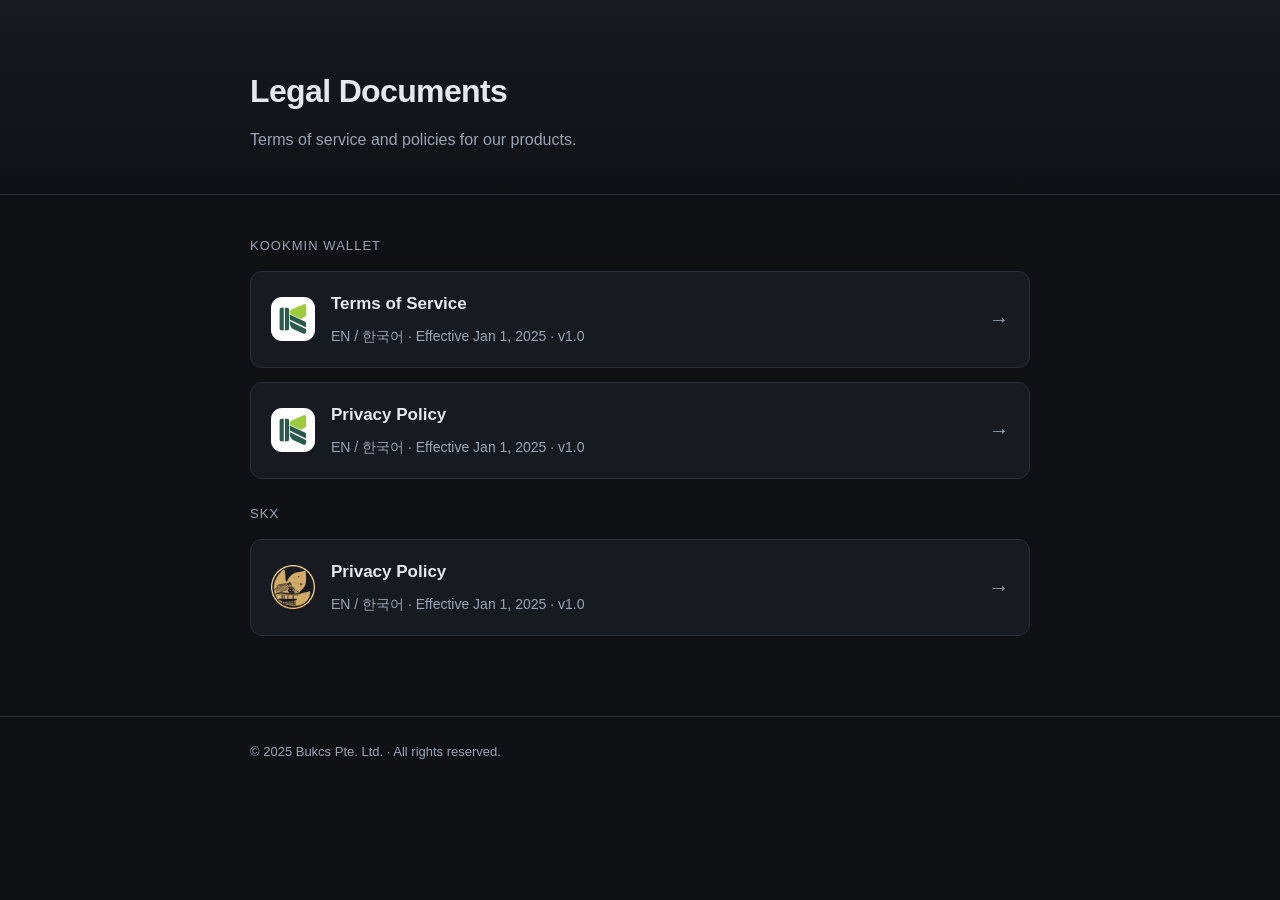
<file: index.html>
<!DOCTYPE html>
<html lang="en">
<head>
  <meta charset="UTF-8" />
  <meta name="viewport" content="width=device-width, initial-scale=1.0" />
  <title>Legal Documents</title>
  <meta name="description" content="Collection of legal documents and terms of service." />
  <link rel="icon" type="image/png" href="kookminwallet/kookminwallet_ci.png" />
  <link rel="stylesheet" href="assets/style.css" />
</head>
<body>
  <header class="hub">
    <div class="wrap">
      <h1>Legal Documents</h1>
      <p>Terms of service and policies for our products.</p>
    </div>
  </header>

  <main class="wrap">
    <p class="group-title">KOOKMIN WALLET</p>
    <div class="grid">
      <a class="card" href="kookminwallet/terms-of-service.html">
        <img class="logo" src="kookminwallet/kookminwallet_ci.png" alt="KOOKMIN WALLET" />
        <span class="body">
          <h3>Terms of Service</h3>
          <span>EN / 한국어 · Effective Jan 1, 2025 · v1.0</span>
        </span>
        <span class="arrow">→</span>
      </a>
      <a class="card" href="kookminwallet/privacy-policy.html">
        <img class="logo" src="kookminwallet/kookminwallet_ci.png" alt="KOOKMIN WALLET" />
        <span class="body">
          <h3>Privacy Policy</h3>
          <span>EN / 한국어 · Effective Jan 1, 2025 · v1.0</span>
        </span>
        <span class="arrow">→</span>
      </a>
    </div>

    <p class="group-title">SKX</p>
    <div class="grid">
      <a class="card" href="skx/privacy-policy.html">
        <img class="logo bare" src="skx/skx_ci.png" alt="SKX" />
        <span class="body">
          <h3>Privacy Policy</h3>
          <span>EN / 한국어 · Effective Jan 1, 2025 · v1.0</span>
        </span>
        <span class="arrow">→</span>
      </a>
    </div>
  </main>

  <footer class="page">
    <div class="wrap">© 2025 Bukcs Pte. Ltd. · All rights reserved.</div>
  </footer>
</body>
</html>
</file>
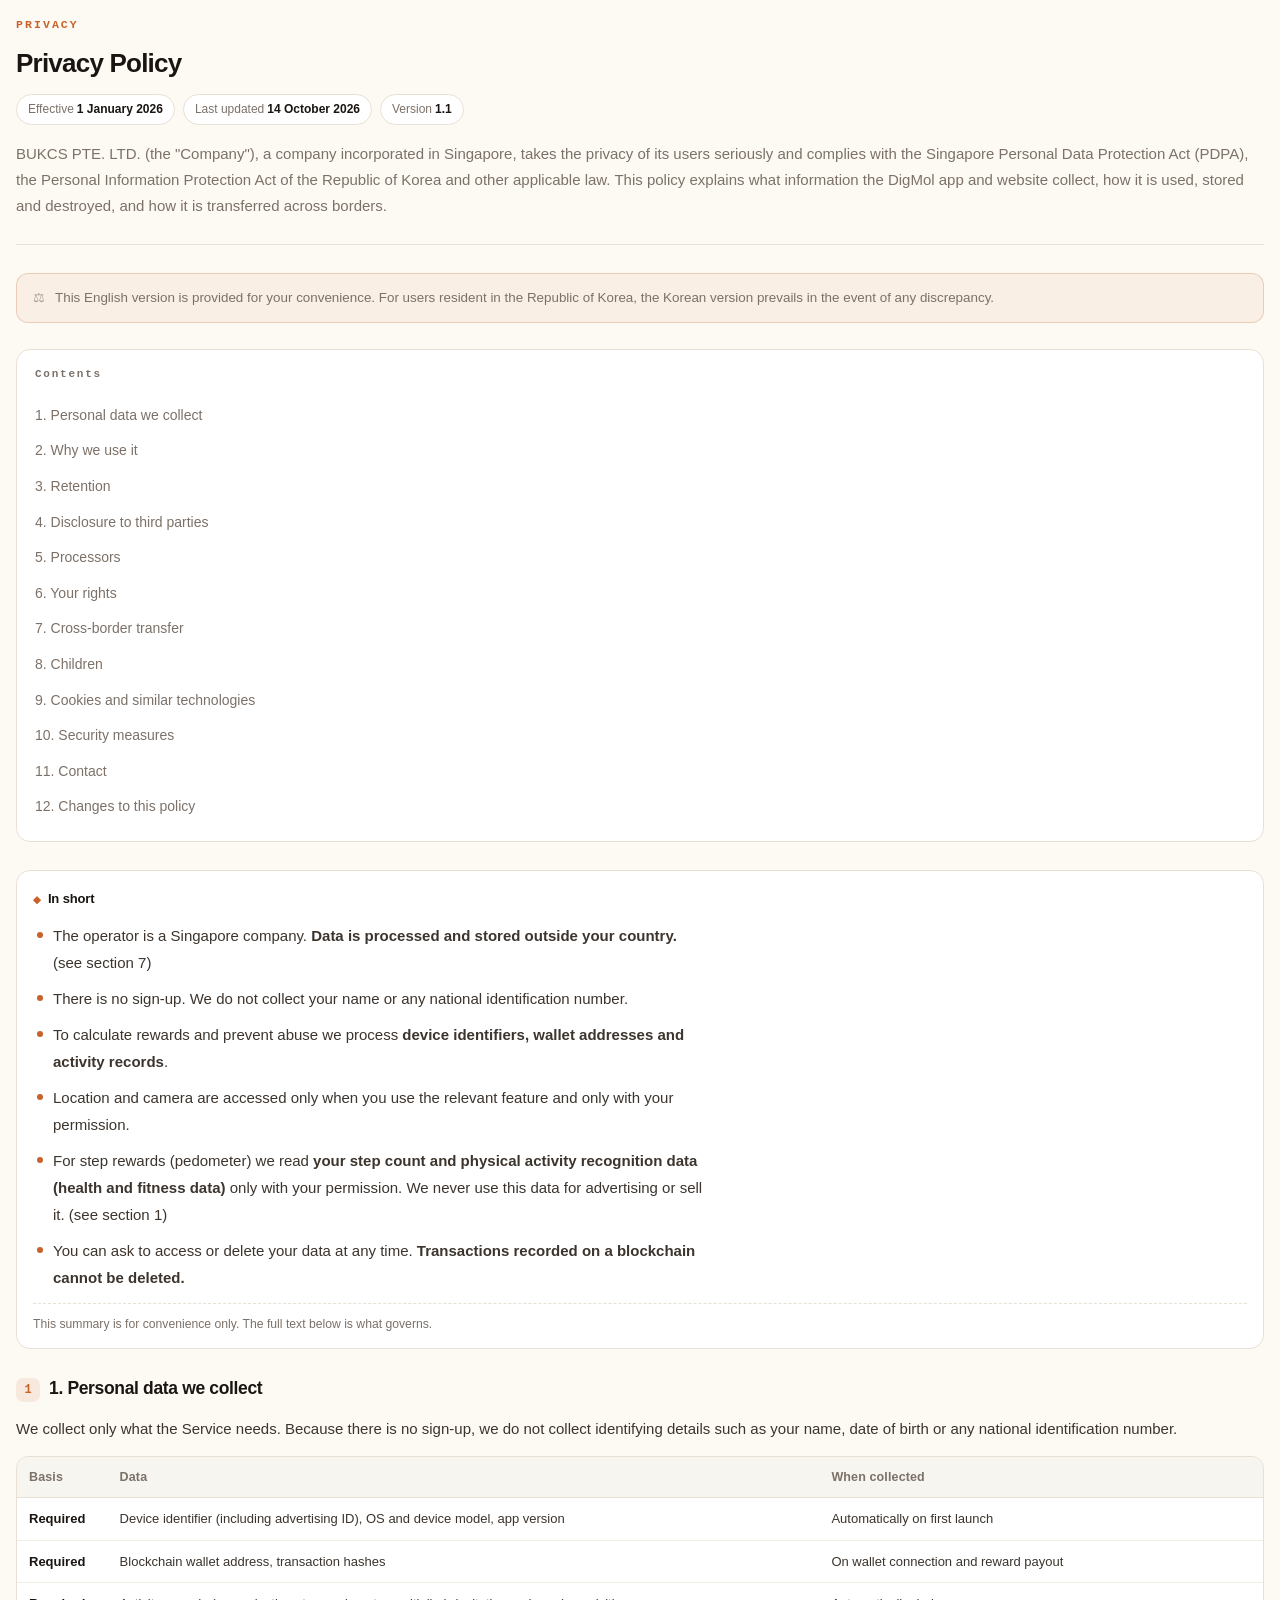
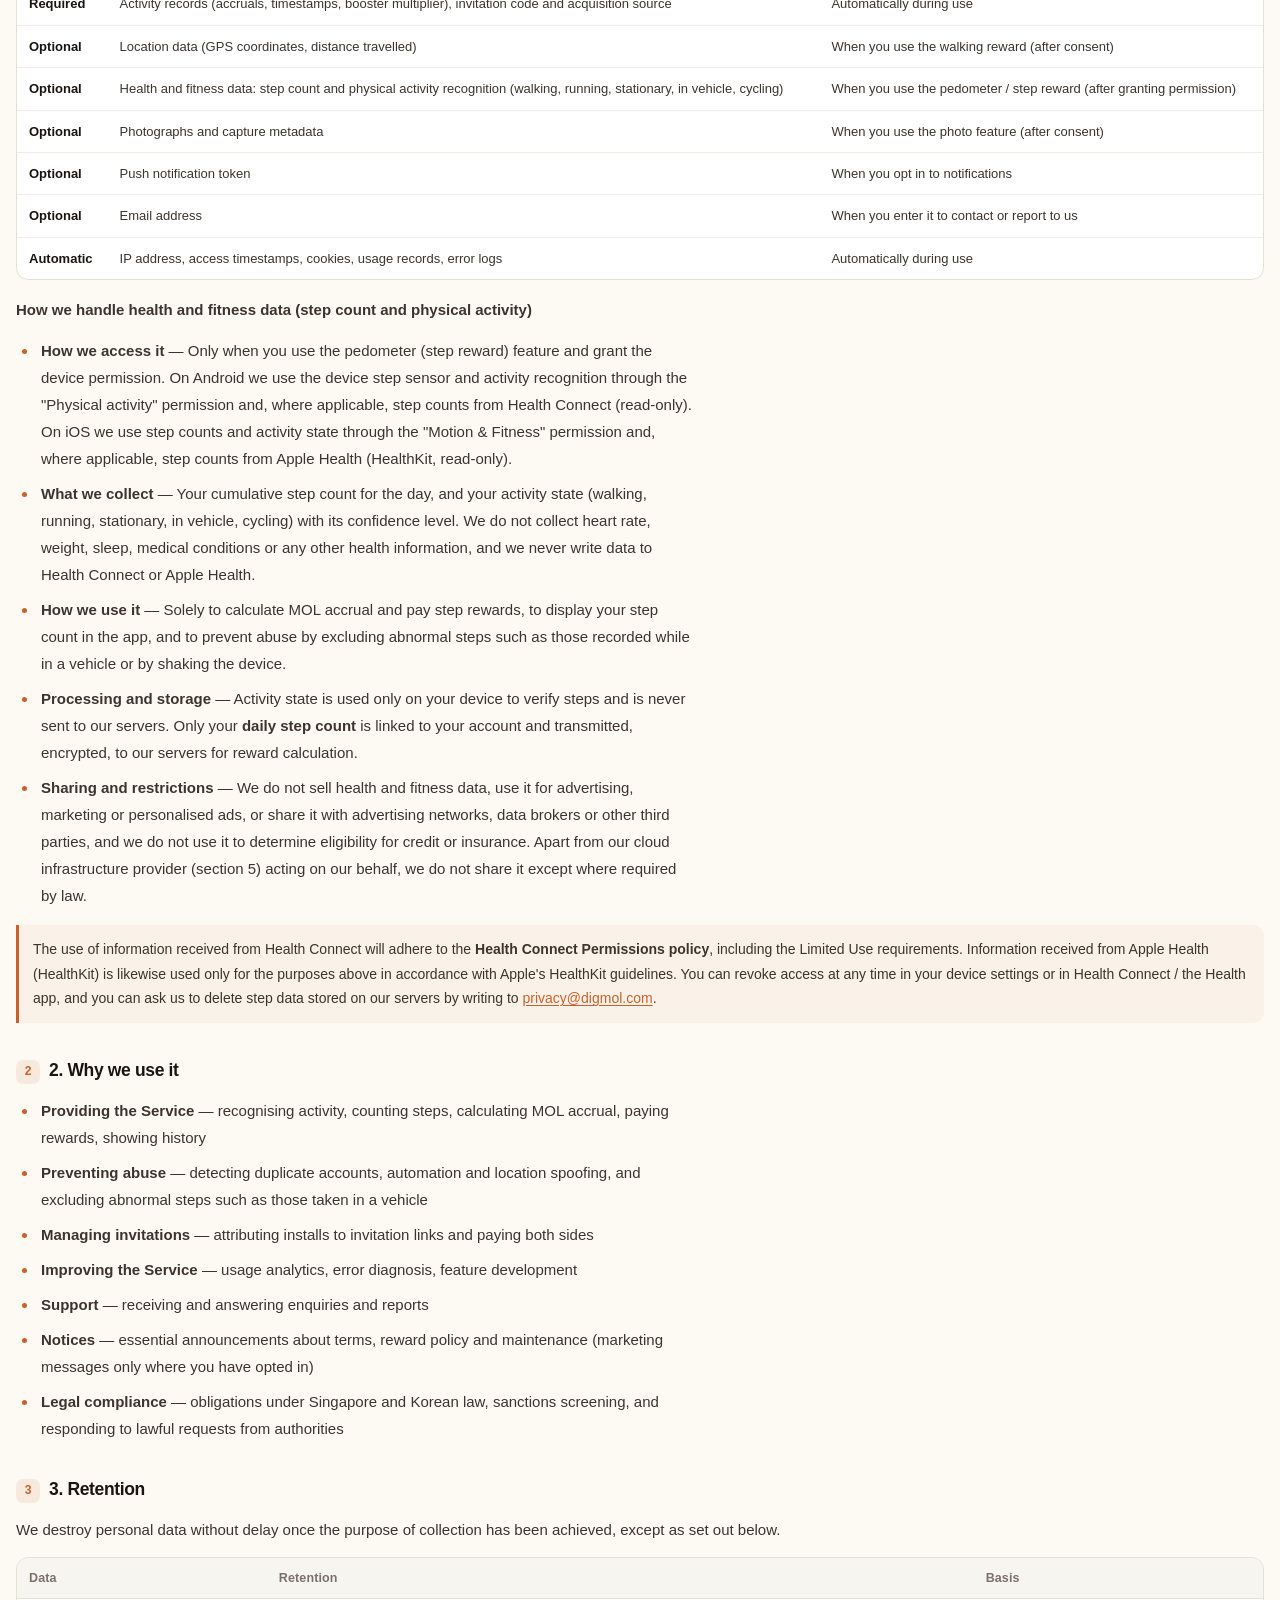
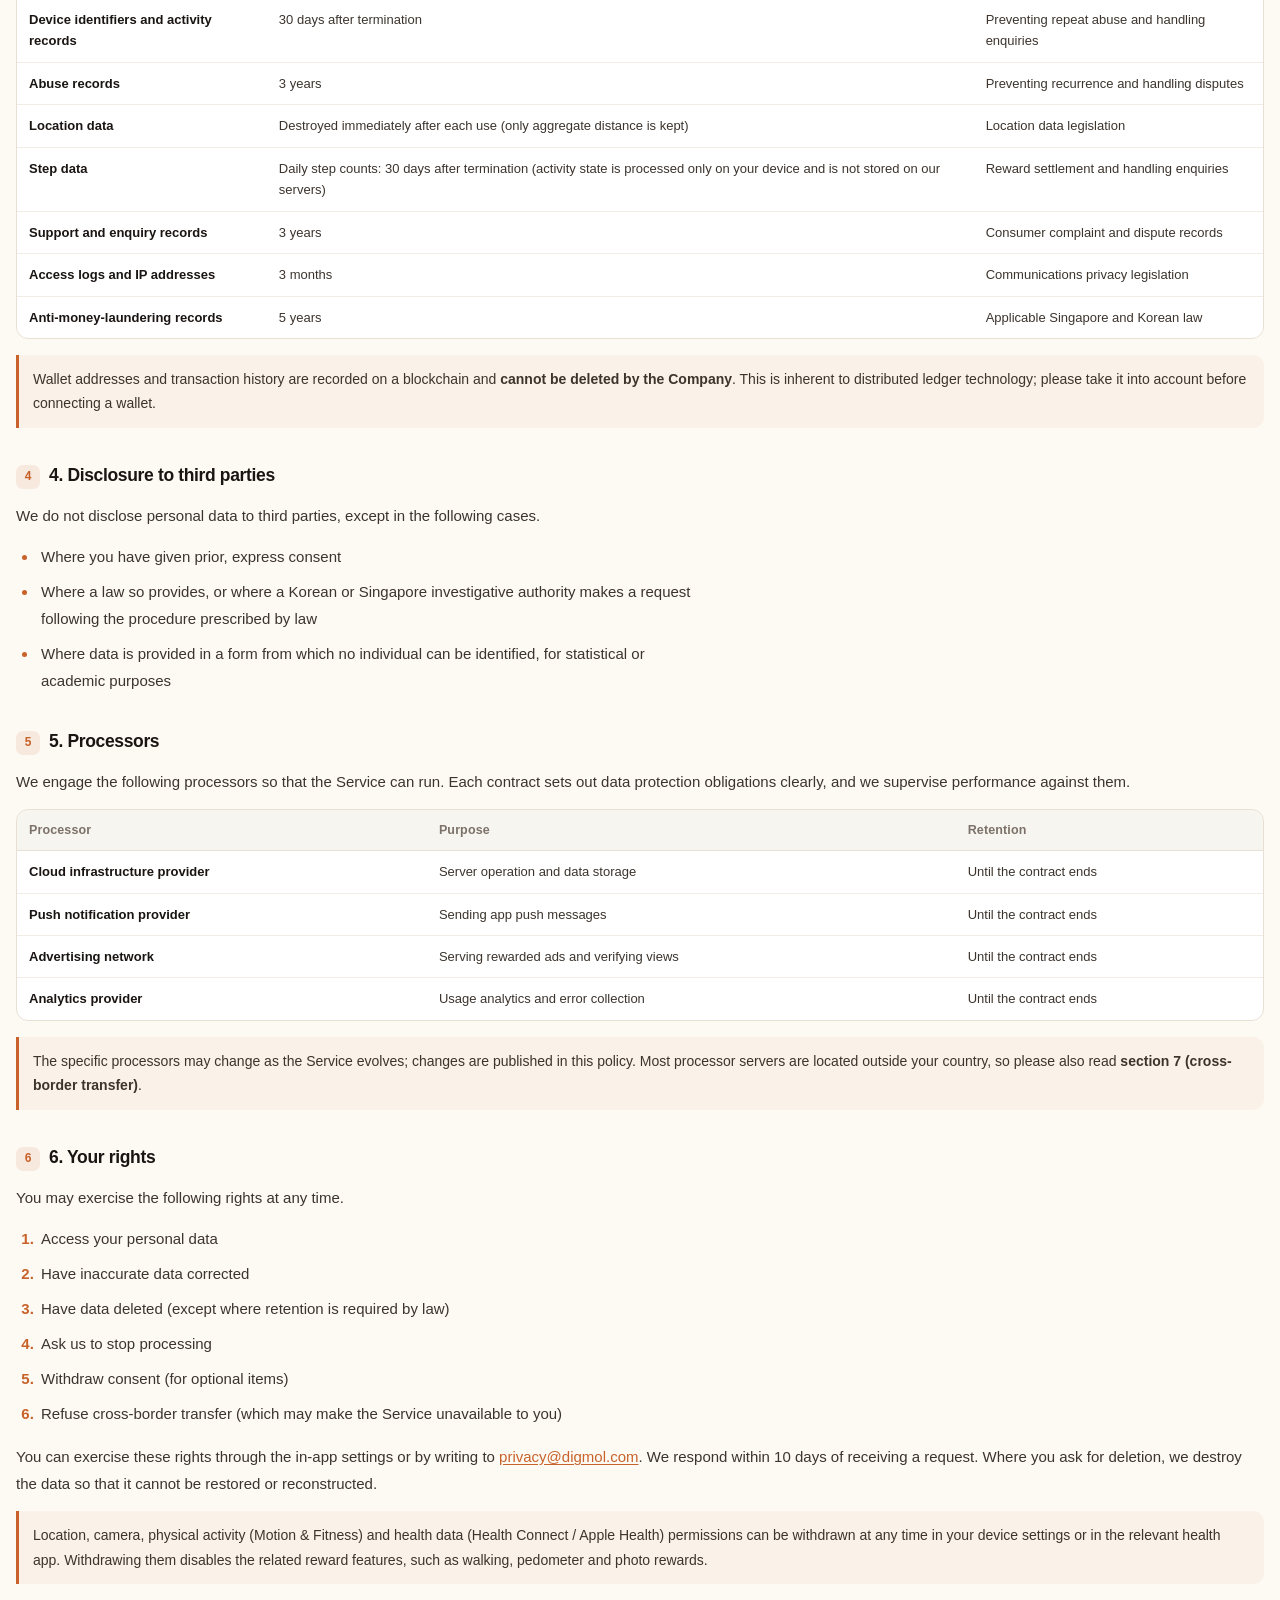
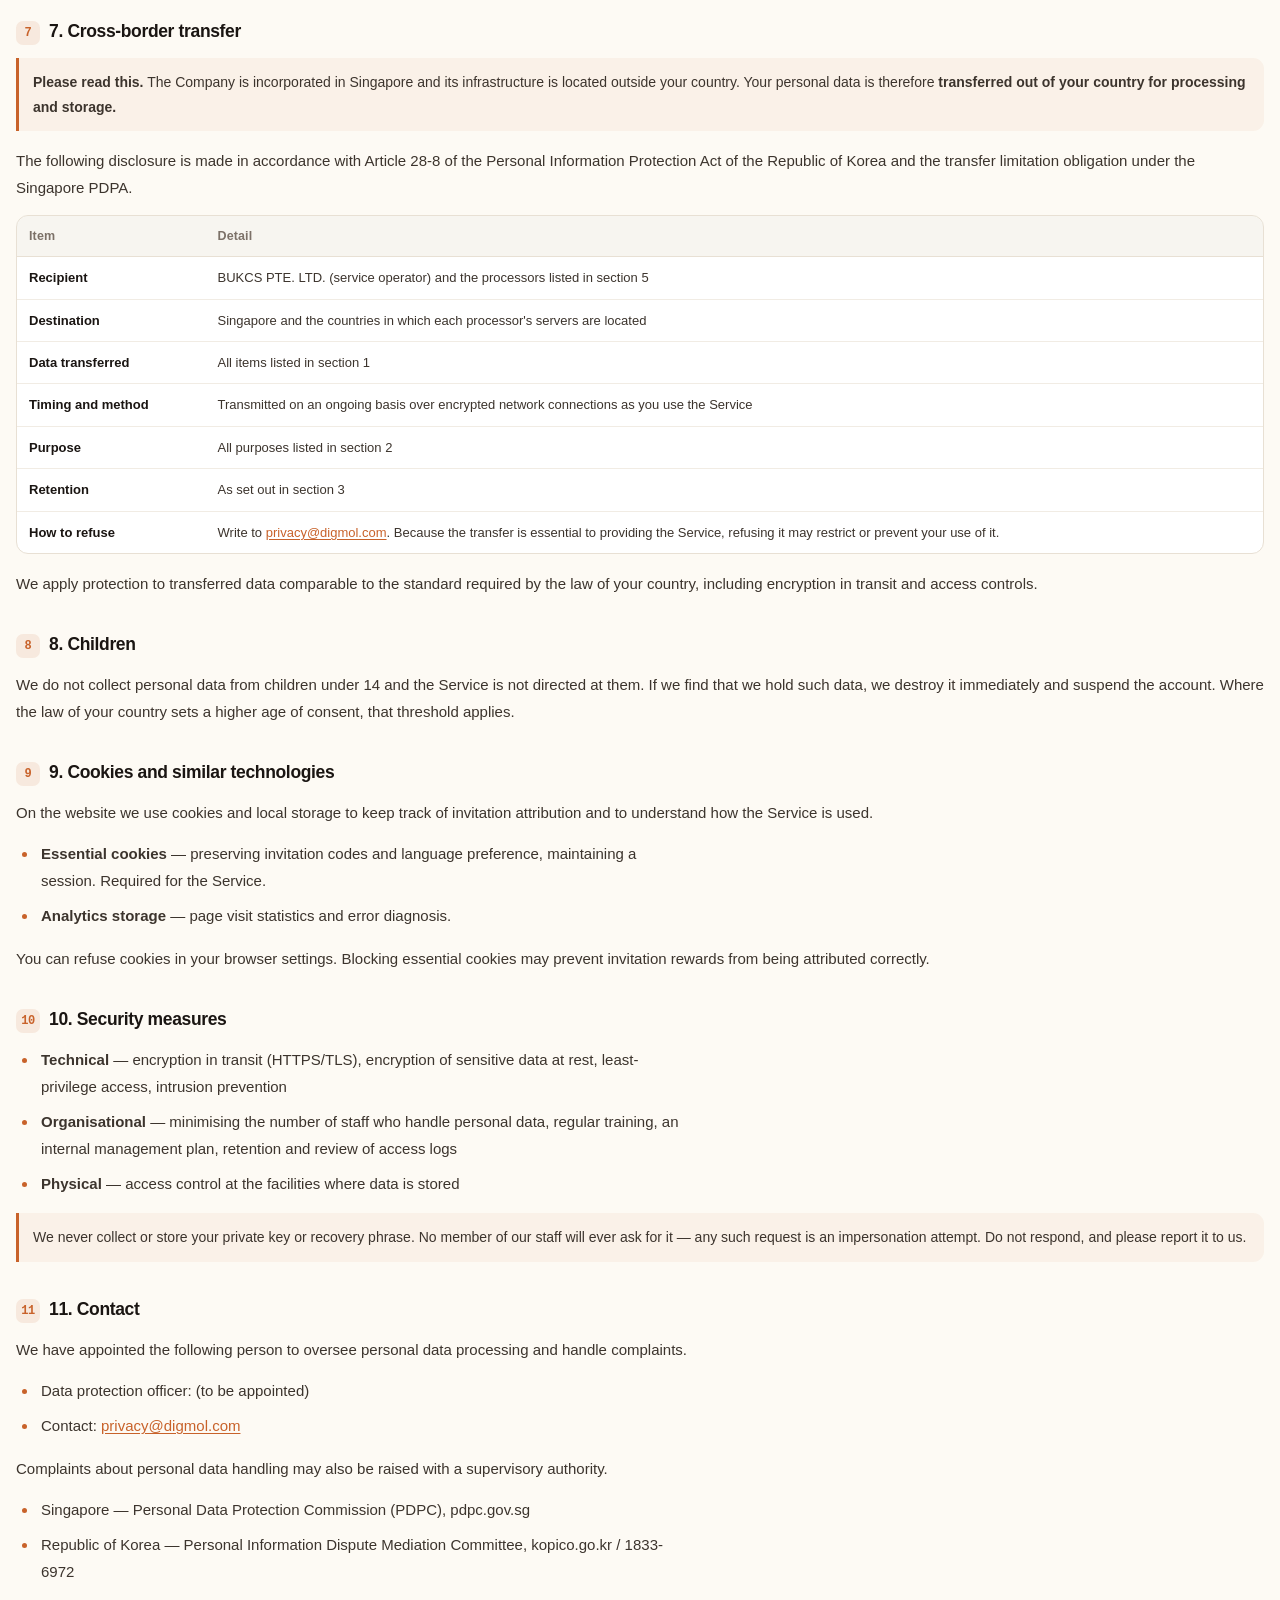
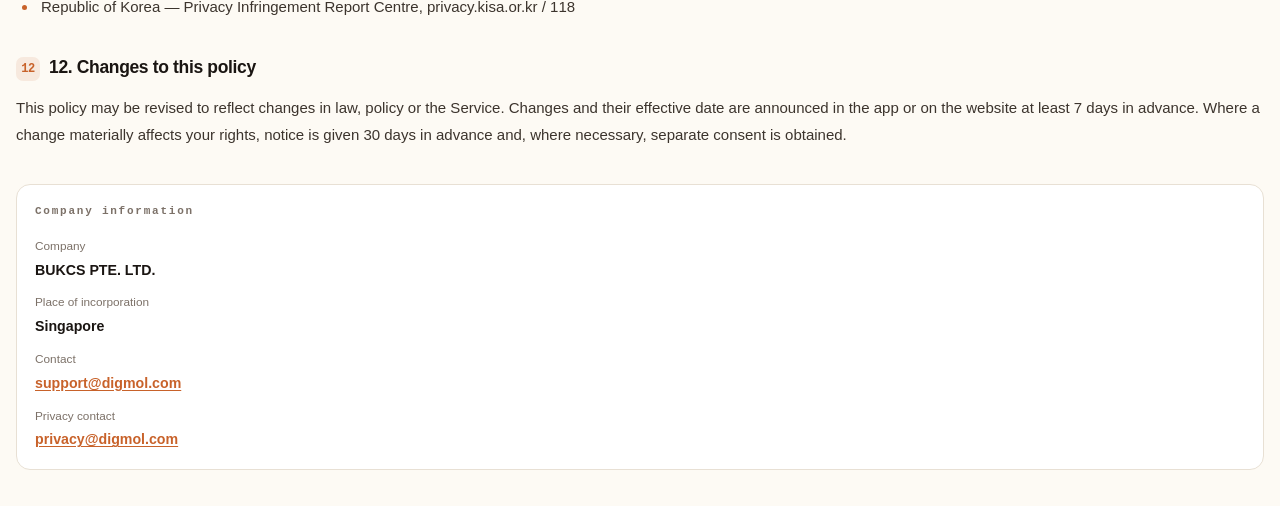
<file: digmol/privacy_en.html>
<!DOCTYPE html>
<html lang="en">
<head>
<meta charset="UTF-8">
<meta name="viewport" content="width=device-width, initial-scale=1, viewport-fit=cover">
<meta name="format-detection" content="telephone=no">
<title>Privacy Policy · DigMol</title>
<style>
/* ═══════════════════════════════════════════
   DigMol — 약관 / 개인정보처리방침
   style.css 다음에 로드됩니다. 랜딩의 토큰(--ink, --paper 등)이
   있으면 그걸 쓰고, 없으면 아래 폴백 값으로 떨어집니다.
   ═══════════════════════════════════════════ */

.legal-body {
  --lg-ink:    var(--ink, #1a1512);
  --lg-mute:   var(--mute, #7c7168);
  --lg-paper:  var(--paper, #fdfaf4);
  --lg-line:   var(--line, #e8e0d4);
  --lg-accent: var(--accent, #c8622a);
  --lg-card:   #fff;

  background: var(--lg-paper);
  color: var(--lg-ink);
  -webkit-font-smoothing: antialiased;
}

.legal-body #nav .nav-links a.on {
  color: var(--lg-accent);
  font-weight: 700;
}

/* ─────────── 레이아웃 ─────────── */
.legal-wrap {
  max-width: 1080px;
  margin: 0 auto;
  padding: 108px 22px 80px;
}

.legal-cols {
  display: grid;
  grid-template-columns: 232px minmax(0, 1fr);
  gap: 48px;
  align-items: start;
}

/* ─────────── 헤더 ─────────── */
.legal-head {
  padding-bottom: 34px;
  margin-bottom: 40px;
  border-bottom: 1px solid var(--lg-line);
}

.legal-kicker {
  font-family: 'JetBrains Mono', monospace;
  font-size: 11.5px;
  font-weight: 700;
  letter-spacing: .18em;
  color: var(--lg-accent);
  margin-bottom: 14px;
}

.legal-head h1 {
  font-size: clamp(30px, 5vw, 46px);
  font-weight: 800;
  letter-spacing: -.03em;
  line-height: 1.14;
  margin: 0 0 18px;
}

.legal-meta {
  display: flex;
  flex-wrap: wrap;
  gap: 8px 10px;
  margin-bottom: 22px;
}

.legal-meta span {
  font-size: 12.5px;
  color: var(--lg-mute);
  background: var(--lg-card);
  border: 1px solid var(--lg-line);
  border-radius: 999px;
  padding: 5px 13px;
}

.legal-meta b {
  color: var(--lg-ink);
  font-weight: 600;
  margin-left: 3px;
}

.legal-lead {
  font-size: 16.5px;
  line-height: 1.78;
  color: var(--lg-mute);
  max-width: 74ch;
  margin: 0;
}

/* ─────────── 목차 ─────────── */
.legal-toc {
  position: sticky;
  top: 92px;
}

.toc-t {
  font-family: 'JetBrains Mono', monospace;
  font-size: 11px;
  font-weight: 700;
  letter-spacing: .16em;
  color: var(--lg-mute);
  margin-bottom: 14px;
}

.legal-toc ol {
  list-style: none;
  margin: 0;
  padding: 0;
  counter-reset: toc;
  border-left: 2px solid var(--lg-line);
}

.legal-toc li { counter-increment: toc; }

.legal-toc a {
  display: block;
  padding: 7px 0 7px 15px;
  margin-left: -2px;
  border-left: 2px solid transparent;
  font-size: 13.5px;
  line-height: 1.45;
  color: var(--lg-mute);
  text-decoration: none;
  transition: color .16s, border-color .16s;
}

.legal-toc a:hover { color: var(--lg-ink); }

.legal-toc a.on {
  color: var(--lg-accent);
  border-left-color: var(--lg-accent);
  font-weight: 600;
}

/* ─────────── 본문 ─────────── */
.legal-doc { min-width: 0; }

.legal-s { scroll-margin-top: 92px; margin-bottom: 46px; }

.legal-s h2 {
  display: flex;
  align-items: baseline;
  gap: 11px;
  font-size: 20px;
  font-weight: 750;
  letter-spacing: -.02em;
  line-height: 1.35;
  margin: 0 0 16px;
}

.s-no {
  flex: none;
  font-family: 'JetBrains Mono', monospace;
  font-size: 12px;
  font-weight: 700;
  color: var(--lg-accent);
  background: color-mix(in srgb, var(--lg-accent) 11%, transparent);
  border-radius: 7px;
  min-width: 24px;
  height: 24px;
  display: grid;
  place-items: center;
  transform: translateY(-1px);
}

.legal-doc p {
  font-size: 15.2px;
  line-height: 1.85;
  color: #3c342d;
  margin: 0 0 14px;
  max-width: 76ch;
}

.legal-doc ul,
.legal-doc ol {
  margin: 0 0 16px;
  padding-left: 22px;
  max-width: 76ch;
}

.legal-doc li {
  font-size: 15.2px;
  line-height: 1.82;
  color: #3c342d;
  margin-bottom: 8px;
  padding-left: 3px;
}

.legal-doc li::marker { color: var(--lg-accent); font-weight: 600; }

.legal-doc a { color: var(--lg-accent); text-decoration: underline; text-underline-offset: 2px; }

/* ─────────── 요약 박스 ─────────── */
.legal-tldr {
  background: var(--lg-card);
  border: 1px solid var(--lg-line);
  border-radius: 16px;
  padding: 22px 24px 18px;
  margin-bottom: 42px;
}

.tldr-t {
  font-size: 13px;
  font-weight: 750;
  letter-spacing: -.01em;
  margin-bottom: 12px;
  color: var(--lg-ink);
}

.tldr-t::before { content: '◆'; color: var(--lg-accent); margin-right: 7px; font-size: 10px; }

.legal-tldr ul { list-style: none; padding: 0; margin: 0 0 12px; }

.legal-tldr li {
  position: relative;
  padding-left: 20px;
  font-size: 14.4px;
  line-height: 1.72;
  margin-bottom: 9px;
}

.legal-tldr li::before {
  content: '';
  position: absolute;
  left: 4px; top: 10px;
  width: 6px; height: 6px;
  border-radius: 50%;
  background: var(--lg-accent);
}

.tldr-note {
  font-size: 12.2px;
  color: var(--lg-mute);
  padding-top: 11px;
  border-top: 1px dashed var(--lg-line);
}

/* ─────────── 강조 노트 ─────────── */
.legal-note {
  background: color-mix(in srgb, var(--lg-accent) 6%, transparent);
  border-left: 3px solid var(--lg-accent);
  border-radius: 0 11px 11px 0;
  padding: 14px 18px;
  font-size: 14.4px;
  line-height: 1.75;
  color: #3c342d;
  margin: 0 0 16px;
  max-width: 76ch;
}

/* ─────────── 표 ─────────── */
.legal-table-x {
  overflow-x: auto;
  margin: 0 0 18px;
  border: 1px solid var(--lg-line);
  border-radius: 13px;
  background: var(--lg-card);
  -webkit-overflow-scrolling: touch;
}

.legal-table {
  width: 100%;
  border-collapse: collapse;
  font-size: 14px;
  min-width: 480px;
}

.legal-table th {
  text-align: left;
  font-weight: 700;
  font-size: 12.5px;
  letter-spacing: .01em;
  color: var(--lg-mute);
  padding: 12px 16px;
  background: color-mix(in srgb, var(--lg-line) 34%, transparent);
  border-bottom: 1px solid var(--lg-line);
  white-space: nowrap;
}

.legal-table td {
  padding: 13px 16px;
  line-height: 1.65;
  color: #3c342d;
  border-bottom: 1px solid color-mix(in srgb, var(--lg-line) 62%, transparent);
  vertical-align: top;
}

.legal-table tr:last-child td { border-bottom: none; }
.legal-table td:first-child { font-weight: 600; white-space: nowrap; color: var(--lg-ink); }

/* ─────────── 사업자 정보 ─────────── */
.legal-contact {
  background: var(--lg-card);
  border: 1px solid var(--lg-line);
  border-radius: 16px;
  padding: 24px;
  margin-top: 52px;
}

.lc-t {
  font-family: 'JetBrains Mono', monospace;
  font-size: 11px;
  font-weight: 700;
  letter-spacing: .16em;
  color: var(--lg-mute);
  margin-bottom: 16px;
}

.lc-grid {
  display: grid;
  grid-template-columns: repeat(auto-fit, minmax(210px, 1fr));
  gap: 14px 26px;
}

.lc-grid > div { display: flex; flex-direction: column; gap: 3px; }
.lc-grid span { font-size: 11.8px; color: var(--lg-mute); }
.lc-grid b { font-size: 14.2px; font-weight: 600; word-break: break-all; }

/* ─────────── 반응형 ─────────── */
@media (max-width: 900px) {
  .legal-cols { grid-template-columns: 1fr; gap: 30px; }

  .legal-toc {
    position: static;
    background: var(--lg-card);
    border: 1px solid var(--lg-line);
    border-radius: 14px;
    padding: 18px 20px;
  }

  .legal-toc ol {
    border-left: none;
    columns: 2;
    column-gap: 22px;
  }

  .legal-toc a {
    padding: 5px 0;
    margin-left: 0;
    border-left: none;
    break-inside: avoid;
  }

  .legal-toc a.on { border-left: none; }
}

@media (max-width: 560px) {
  .legal-wrap { padding: 92px 17px 64px; }
  .legal-toc ol { columns: 1; }
  .legal-doc p, .legal-doc li { font-size: 14.8px; }
  .legal-s h2 { font-size: 18px; }
  .legal-contact { padding: 20px; }
}



.legal-xlate {
  display: flex;
  gap: 10px;
  align-items: flex-start;
  background: color-mix(in srgb, var(--lg-accent, #c8622a) 7%, transparent);
  border: 1px solid color-mix(in srgb, var(--lg-accent, #c8622a) 24%, transparent);
  border-radius: 12px;
  padding: 13px 16px;
  margin: 0 0 26px;
  font-size: 13.4px;
  line-height: 1.7;
  color: var(--lg-mute, #7c7168);
}
.legal-xlate b { color: var(--lg-ink, #1a1512); font-weight: 650; }
.legal-xlate::before { content: '⚖'; flex: none; opacity: .65; }


/* ── Mobile WebView overrides ── */
*, *::before, *::after { box-sizing: border-box; }
html, body {
  margin: 0;
  padding: 0;
  background: #fdfaf4;
  color: #1a1512;
  -webkit-text-size-adjust: 100%;
  text-size-adjust: 100%;
  overflow-x: hidden;
}
body {
  font-family: -apple-system, BlinkMacSystemFont, 'Segoe UI', 'Pretendard',
    'Noto Sans KR', 'Noto Sans JP', 'Noto Sans SC', 'Hiragino Sans',
    'Apple SD Gothic Neo', sans-serif;
  line-height: 1.6;
  padding: env(safe-area-inset-top, 0) env(safe-area-inset-right, 0)
           env(safe-area-inset-bottom, 0) env(safe-area-inset-left, 0);
}
.legal-body {
  --lg-ink: #1a1512;
  --lg-mute: #7c7168;
  --lg-paper: #fdfaf4;
  --lg-line: #e8e0d4;
  --lg-accent: #c8622a;
  --lg-card: #fff;
  background: var(--lg-paper);
  color: var(--lg-ink);
  -webkit-font-smoothing: antialiased;
}
.legal-wrap {
  max-width: 100% !important;
  margin: 0 auto;
  padding: 16px 16px 48px !important;
}
.legal-cols {
  display: block !important;
}
.legal-toc {
  position: static !important;
  background: var(--lg-card);
  border: 1px solid var(--lg-line);
  border-radius: 14px;
  padding: 16px 18px;
  margin-bottom: 28px;
  top: auto;
}
.legal-toc ol {
  border-left: none !important;
  columns: 1 !important;
  list-style: none;
  margin: 0;
  padding: 0;
  counter-reset: toc;
}
.legal-toc a {
  padding: 8px 0 !important;
  margin-left: 0 !important;
  border-left: none !important;
  font-size: 14px;
  line-height: 1.4;
}
.legal-toc a.on {
  border-left: none !important;
  color: var(--lg-accent);
  font-weight: 600;
}
.legal-s { scroll-margin-top: 12px; margin-bottom: 36px; }
.legal-head { padding-bottom: 24px; margin-bottom: 28px; }
.legal-head h1 {
  font-size: 26px !important;
  font-weight: 800;
  letter-spacing: -0.03em;
  line-height: 1.2;
  margin: 0 0 14px;
}
.legal-lead { font-size: 15px; line-height: 1.75; max-width: none; }
.legal-meta { gap: 6px 8px; margin-bottom: 16px; }
.legal-meta span { font-size: 12px; padding: 5px 11px; }
.legal-doc p,
.legal-doc li { font-size: 15px !important; line-height: 1.8; max-width: none; }
.legal-s h2 { font-size: 17.5px !important; gap: 9px; margin: 0 0 12px; }
.legal-table {
  min-width: 520px;
  width: 100%;
  font-size: 13px;
}
.legal-table th,
.legal-table td {
  padding: 10px 12px;
  word-break: break-word;
}
.legal-table td:first-child {
  white-space: normal;
  min-width: 72px;
}
.legal-table-x {
  margin: 0 0 16px;
  border-radius: 12px;
  -webkit-overflow-scrolling: touch;
}
.legal-tldr { padding: 18px 16px 14px; margin-bottom: 28px; border-radius: 14px; }
.legal-tldr li { font-size: 14px; }
.legal-note { font-size: 14px; padding: 12px 14px; max-width: none; }
.legal-contact { padding: 18px; margin-top: 36px; border-radius: 14px; }
.lc-grid {
  grid-template-columns: 1fr !important;
  gap: 12px;
}
a { -webkit-tap-highlight-color: rgba(200, 98, 42, 0.15); }

</style>
</head>
<body class="legal-body">
<main class="legal-wrap">
<header class="legal-head">
    <div class="legal-kicker">PRIVACY</div>
    <h1>Privacy Policy</h1>
    <div class="legal-meta">
      <span>Effective<b>1 January 2026</b></span>
      <span>Last updated<b>14 October 2026</b></span>
      <span>Version<b>1.1</b></span>
    </div>
    <p class="legal-lead">BUKCS PTE. LTD. (the &#34;Company&#34;), a company incorporated in Singapore, takes the privacy of its users seriously and complies with the Singapore Personal Data Protection Act (PDPA), the Personal Information Protection Act of the Republic of Korea and other applicable law. This policy explains what information the DigMol app and website collect, how it is used, stored and destroyed, and how it is transferred across borders.</p>
  </header>

  
  
    <div class="legal-xlate"><div>This English version is provided for your convenience. For users resident in the Republic of Korea, the Korean version prevails in the event of any discrepancy.</div></div>
  

  
  

  <div class="legal-cols">

    <aside class="legal-toc">
      <div class="toc-t">Contents</div>
      <ol>
        
          <li><a href="#s1">1. Personal data we collect</a></li>
        
          <li><a href="#s2">2. Why we use it</a></li>
        
          <li><a href="#s3">3. Retention</a></li>
        
          <li><a href="#s4">4. Disclosure to third parties</a></li>
        
          <li><a href="#s5">5. Processors</a></li>
        
          <li><a href="#s6">6. Your rights</a></li>
        
          <li><a href="#s7">7. Cross-border transfer</a></li>
        
          <li><a href="#s8">8. Children</a></li>
        
          <li><a href="#s9">9. Cookies and similar technologies</a></li>
        
          <li><a href="#s10">10. Security measures</a></li>
        
          <li><a href="#s11">11. Contact</a></li>
        
          <li><a href="#s12">12. Changes to this policy</a></li>
        
      </ol>
    </aside>

    <article class="legal-doc">

      
        <div class="legal-tldr">
          <div class="tldr-t">In short</div>
          <ul>
            <li>The operator is a Singapore company. <b>Data is processed and stored outside your country.</b> (see section 7)</li><li>There is no sign-up. We do not collect your name or any national identification number.</li><li>To calculate rewards and prevent abuse we process <b>device identifiers, wallet addresses and activity records</b>.</li><li>Location and camera are accessed only when you use the relevant feature and only with your permission.</li><li>For step rewards (pedometer) we read <b>your step count and physical activity recognition data (health and fitness data)</b> only with your permission. We never use this data for advertising or sell it. (see section 1)</li><li>You can ask to access or delete your data at any time. <b>Transactions recorded on a blockchain cannot be deleted.</b></li>
          </ul>
          <div class="tldr-note">This summary is for convenience only. The full text below is what governs.</div>
        </div>
      

      
        <section class="legal-s" id="s1">
          <h2><span class="s-no">1</span>1. Personal data we collect</h2>

          
            
              <p>We collect only what the Service needs. Because there is no sign-up, we do not collect identifying details such as your name, date of birth or any national identification number.</p>

            
          
            
              <div class="legal-table-x">
                <table class="legal-table">
                  <thead><tr>
                    <th>Basis</th><th>Data</th><th>When collected</th>
                  </tr></thead>
                  <tbody>
                    
                      <tr><td>Required</td><td>Device identifier (including advertising ID), OS and device model, app version</td><td>Automatically on first launch</td></tr>
                    
                      <tr><td>Required</td><td>Blockchain wallet address, transaction hashes</td><td>On wallet connection and reward payout</td></tr>
                    
                      <tr><td>Required</td><td>Activity records (accruals, timestamps, booster multiplier), invitation code and acquisition source</td><td>Automatically during use</td></tr>
                    
                      <tr><td>Optional</td><td>Location data (GPS coordinates, distance travelled)</td><td>When you use the walking reward (after consent)</td></tr>
                    
                      <tr><td>Optional</td><td>Health and fitness data: step count and physical activity recognition (walking, running, stationary, in vehicle, cycling)</td><td>When you use the pedometer / step reward (after granting permission)</td></tr>
                    
                      <tr><td>Optional</td><td>Photographs and capture metadata</td><td>When you use the photo feature (after consent)</td></tr>
                    
                      <tr><td>Optional</td><td>Push notification token</td><td>When you opt in to notifications</td></tr>
                    
                      <tr><td>Optional</td><td>Email address</td><td>When you enter it to contact or report to us</td></tr>
                    
                      <tr><td>Automatic</td><td>IP address, access timestamps, cookies, usage records, error logs</td><td>Automatically during use</td></tr>
                    
                  </tbody>
                </table>
              </div>
            
          
            
              <p id="health"><b>How we handle health and fitness data (step count and physical activity)</b></p>

            
          
            
              <ul><li><b>How we access it</b> — Only when you use the pedometer (step reward) feature and grant the device permission. On Android we use the device step sensor and activity recognition through the &#34;Physical activity&#34; permission and, where applicable, step counts from Health Connect (read-only). On iOS we use step counts and activity state through the &#34;Motion &amp; Fitness&#34; permission and, where applicable, step counts from Apple Health (HealthKit, read-only).</li><li><b>What we collect</b> — Your cumulative step count for the day, and your activity state (walking, running, stationary, in vehicle, cycling) with its confidence level. We do not collect heart rate, weight, sleep, medical conditions or any other health information, and we never write data to Health Connect or Apple Health.</li><li><b>How we use it</b> — Solely to calculate MOL accrual and pay step rewards, to display your step count in the app, and to prevent abuse by excluding abnormal steps such as those recorded while in a vehicle or by shaking the device.</li><li><b>Processing and storage</b> — Activity state is used only on your device to verify steps and is never sent to our servers. Only your <b>daily step count</b> is linked to your account and transmitted, encrypted, to our servers for reward calculation.</li><li><b>Sharing and restrictions</b> — We do not sell health and fitness data, use it for advertising, marketing or personalised ads, or share it with advertising networks, data brokers or other third parties, and we do not use it to determine eligibility for credit or insurance. Apart from our cloud infrastructure provider (section 5) acting on our behalf, we do not share it except where required by law.</li></ul>

            
          
            
              <div class="legal-note">The use of information received from Health Connect will adhere to the <b>Health Connect Permissions policy</b>, including the Limited Use requirements. Information received from Apple Health (HealthKit) is likewise used only for the purposes above in accordance with Apple&#39;s HealthKit guidelines. You can revoke access at any time in your device settings or in Health Connect / the Health app, and you can ask us to delete step data stored on our servers by writing to <a href="mailto:privacy@digmol.com">privacy@digmol.com</a>.</div>

            
          
        </section>
      
        <section class="legal-s" id="s2">
          <h2><span class="s-no">2</span>2. Why we use it</h2>

          
            
              <ul><li><b>Providing the Service</b> — recognising activity, counting steps, calculating MOL accrual, paying rewards, showing history</li><li><b>Preventing abuse</b> — detecting duplicate accounts, automation and location spoofing, and excluding abnormal steps such as those taken in a vehicle</li><li><b>Managing invitations</b> — attributing installs to invitation links and paying both sides</li><li><b>Improving the Service</b> — usage analytics, error diagnosis, feature development</li><li><b>Support</b> — receiving and answering enquiries and reports</li><li><b>Notices</b> — essential announcements about terms, reward policy and maintenance (marketing messages only where you have opted in)</li><li><b>Legal compliance</b> — obligations under Singapore and Korean law, sanctions screening, and responding to lawful requests from authorities</li></ul>

            
          
        </section>
      
        <section class="legal-s" id="s3">
          <h2><span class="s-no">3</span>3. Retention</h2>

          
            
              <p>We destroy personal data without delay once the purpose of collection has been achieved, except as set out below.</p>

            
          
            
              <div class="legal-table-x">
                <table class="legal-table">
                  <thead><tr>
                    <th>Data</th><th>Retention</th><th>Basis</th>
                  </tr></thead>
                  <tbody>
                    
                      <tr><td>Device identifiers and activity records</td><td>30 days after termination</td><td>Preventing repeat abuse and handling enquiries</td></tr>
                    
                      <tr><td>Abuse records</td><td>3 years</td><td>Preventing recurrence and handling disputes</td></tr>
                    
                      <tr><td>Location data</td><td>Destroyed immediately after each use (only aggregate distance is kept)</td><td>Location data legislation</td></tr>
                    
                      <tr><td>Step data</td><td>Daily step counts: 30 days after termination (activity state is processed only on your device and is not stored on our servers)</td><td>Reward settlement and handling enquiries</td></tr>
                    
                      <tr><td>Support and enquiry records</td><td>3 years</td><td>Consumer complaint and dispute records</td></tr>
                    
                      <tr><td>Access logs and IP addresses</td><td>3 months</td><td>Communications privacy legislation</td></tr>
                    
                      <tr><td>Anti-money-laundering records</td><td>5 years</td><td>Applicable Singapore and Korean law</td></tr>
                    
                  </tbody>
                </table>
              </div>
            
          
            
              <div class="legal-note">Wallet addresses and transaction history are recorded on a blockchain and <b>cannot be deleted by the Company</b>. This is inherent to distributed ledger technology; please take it into account before connecting a wallet.</div>

            
          
        </section>
      
        <section class="legal-s" id="s4">
          <h2><span class="s-no">4</span>4. Disclosure to third parties</h2>

          
            
              <p>We do not disclose personal data to third parties, except in the following cases.</p>

            
          
            
              <ul><li>Where you have given prior, express consent</li><li>Where a law so provides, or where a Korean or Singapore investigative authority makes a request following the procedure prescribed by law</li><li>Where data is provided in a form from which no individual can be identified, for statistical or academic purposes</li></ul>

            
          
        </section>
      
        <section class="legal-s" id="s5">
          <h2><span class="s-no">5</span>5. Processors</h2>

          
            
              <p>We engage the following processors so that the Service can run. Each contract sets out data protection obligations clearly, and we supervise performance against them.</p>

            
          
            
              <div class="legal-table-x">
                <table class="legal-table">
                  <thead><tr>
                    <th>Processor</th><th>Purpose</th><th>Retention</th>
                  </tr></thead>
                  <tbody>
                    
                      <tr><td>Cloud infrastructure provider</td><td>Server operation and data storage</td><td>Until the contract ends</td></tr>
                    
                      <tr><td>Push notification provider</td><td>Sending app push messages</td><td>Until the contract ends</td></tr>
                    
                      <tr><td>Advertising network</td><td>Serving rewarded ads and verifying views</td><td>Until the contract ends</td></tr>
                    
                      <tr><td>Analytics provider</td><td>Usage analytics and error collection</td><td>Until the contract ends</td></tr>
                    
                  </tbody>
                </table>
              </div>
            
          
            
              <div class="legal-note">The specific processors may change as the Service evolves; changes are published in this policy. Most processor servers are located outside your country, so please also read <b>section 7 (cross-border transfer)</b>.</div>

            
          
        </section>
      
        <section class="legal-s" id="s6">
          <h2><span class="s-no">6</span>6. Your rights</h2>

          
            
              <p>You may exercise the following rights at any time.</p>

            
          
            
              <ol><li>Access your personal data</li><li>Have inaccurate data corrected</li><li>Have data deleted (except where retention is required by law)</li><li>Ask us to stop processing</li><li>Withdraw consent (for optional items)</li><li>Refuse cross-border transfer (which may make the Service unavailable to you)</li></ol>

            
          
            
              <p>You can exercise these rights through the in-app settings or by writing to <a href="mailto:privacy@digmol.com">privacy@digmol.com</a>. We respond within 10 days of receiving a request. Where you ask for deletion, we destroy the data so that it cannot be restored or reconstructed.</p>

            
          
            
              <div class="legal-note">Location, camera, physical activity (Motion &amp; Fitness) and health data (Health Connect / Apple Health) permissions can be withdrawn at any time in your device settings or in the relevant health app. Withdrawing them disables the related reward features, such as walking, pedometer and photo rewards.</div>

            
          
        </section>
      
        <section class="legal-s" id="s7">
          <h2><span class="s-no">7</span>7. Cross-border transfer</h2>

          
            
              <div class="legal-note"><b>Please read this.</b> The Company is incorporated in Singapore and its infrastructure is located outside your country. Your personal data is therefore <b>transferred out of your country for processing and storage.</b></div>

            
          
            
              <p>The following disclosure is made in accordance with Article 28-8 of the Personal Information Protection Act of the Republic of Korea and the transfer limitation obligation under the Singapore PDPA.</p>

            
          
            
              <div class="legal-table-x">
                <table class="legal-table">
                  <thead><tr>
                    <th>Item</th><th>Detail</th>
                  </tr></thead>
                  <tbody>
                    
                      <tr><td>Recipient</td><td>BUKCS PTE. LTD. (service operator) and the processors listed in section 5</td></tr>
                    
                      <tr><td>Destination</td><td>Singapore and the countries in which each processor's servers are located</td></tr>
                    
                      <tr><td>Data transferred</td><td>All items listed in section 1</td></tr>
                    
                      <tr><td>Timing and method</td><td>Transmitted on an ongoing basis over encrypted network connections as you use the Service</td></tr>
                    
                      <tr><td>Purpose</td><td>All purposes listed in section 2</td></tr>
                    
                      <tr><td>Retention</td><td>As set out in section 3</td></tr>
                    
                      <tr><td>How to refuse</td><td>Write to <a href="mailto:privacy@digmol.com">privacy@digmol.com</a>. Because the transfer is essential to providing the Service, refusing it may restrict or prevent your use of it.</td></tr>
                    
                  </tbody>
                </table>
              </div>
            
          
            
              <p>We apply protection to transferred data comparable to the standard required by the law of your country, including encryption in transit and access controls.</p>

            
          
        </section>
      
        <section class="legal-s" id="s8">
          <h2><span class="s-no">8</span>8. Children</h2>

          
            
              <p>We do not collect personal data from children under 14 and the Service is not directed at them. If we find that we hold such data, we destroy it immediately and suspend the account. Where the law of your country sets a higher age of consent, that threshold applies.</p>

            
          
        </section>
      
        <section class="legal-s" id="s9">
          <h2><span class="s-no">9</span>9. Cookies and similar technologies</h2>

          
            
              <p>On the website we use cookies and local storage to keep track of invitation attribution and to understand how the Service is used.</p>

            
          
            
              <ul><li><b>Essential cookies</b> — preserving invitation codes and language preference, maintaining a session. Required for the Service.</li><li><b>Analytics storage</b> — page visit statistics and error diagnosis.</li></ul>

            
          
            
              <p>You can refuse cookies in your browser settings. Blocking essential cookies may prevent invitation rewards from being attributed correctly.</p>

            
          
        </section>
      
        <section class="legal-s" id="s10">
          <h2><span class="s-no">10</span>10. Security measures</h2>

          
            
              <ul><li><b>Technical</b> — encryption in transit (HTTPS/TLS), encryption of sensitive data at rest, least-privilege access, intrusion prevention</li><li><b>Organisational</b> — minimising the number of staff who handle personal data, regular training, an internal management plan, retention and review of access logs</li><li><b>Physical</b> — access control at the facilities where data is stored</li></ul>

            
          
            
              <div class="legal-note">We never collect or store your private key or recovery phrase. No member of our staff will ever ask for it — any such request is an impersonation attempt. Do not respond, and please report it to us.</div>

            
          
        </section>
      
        <section class="legal-s" id="s11">
          <h2><span class="s-no">11</span>11. Contact</h2>

          
            
              <p>We have appointed the following person to oversee personal data processing and handle complaints.</p>

            
          
            
              <ul><li>Data protection officer: (to be appointed)</li><li>Contact: <a href="mailto:privacy@digmol.com">privacy@digmol.com</a></li></ul>

            
          
            
              <p>Complaints about personal data handling may also be raised with a supervisory authority.</p>

            
          
            
              <ul><li>Singapore — Personal Data Protection Commission (PDPC), pdpc.gov.sg</li><li>Republic of Korea — Personal Information Dispute Mediation Committee, kopico.go.kr / 1833-6972</li><li>Republic of Korea — Privacy Infringement Report Centre, privacy.kisa.or.kr / 118</li></ul>

            
          
        </section>
      
        <section class="legal-s" id="s12">
          <h2><span class="s-no">12</span>12. Changes to this policy</h2>

          
            
              <p>This policy may be revised to reflect changes in law, policy or the Service. Changes and their effective date are announced in the app or on the website at least 7 days in advance. Where a change materially affects your rights, notice is given 30 days in advance and, where necessary, separate consent is obtained.</p>

            
          
        </section>
      

      <div class="legal-contact">
        <div class="lc-t">Company information</div>
        <div class="lc-grid">
          <div><span>Company</span><b>BUKCS PTE. LTD.</b></div>
          
          
          
          <div><span>Place of incorporation</span><b>Singapore</b></div>
          <div><span>Contact</span><b><a href="mailto:support@digmol.com">support@digmol.com</a></b></div>
          <div><span>Privacy contact</span><b><a href="mailto:privacy@digmol.com">privacy@digmol.com</a></b></div>
        </div>
      </div>

</article>
  </div>
</main>
</body>
</html>
</file>
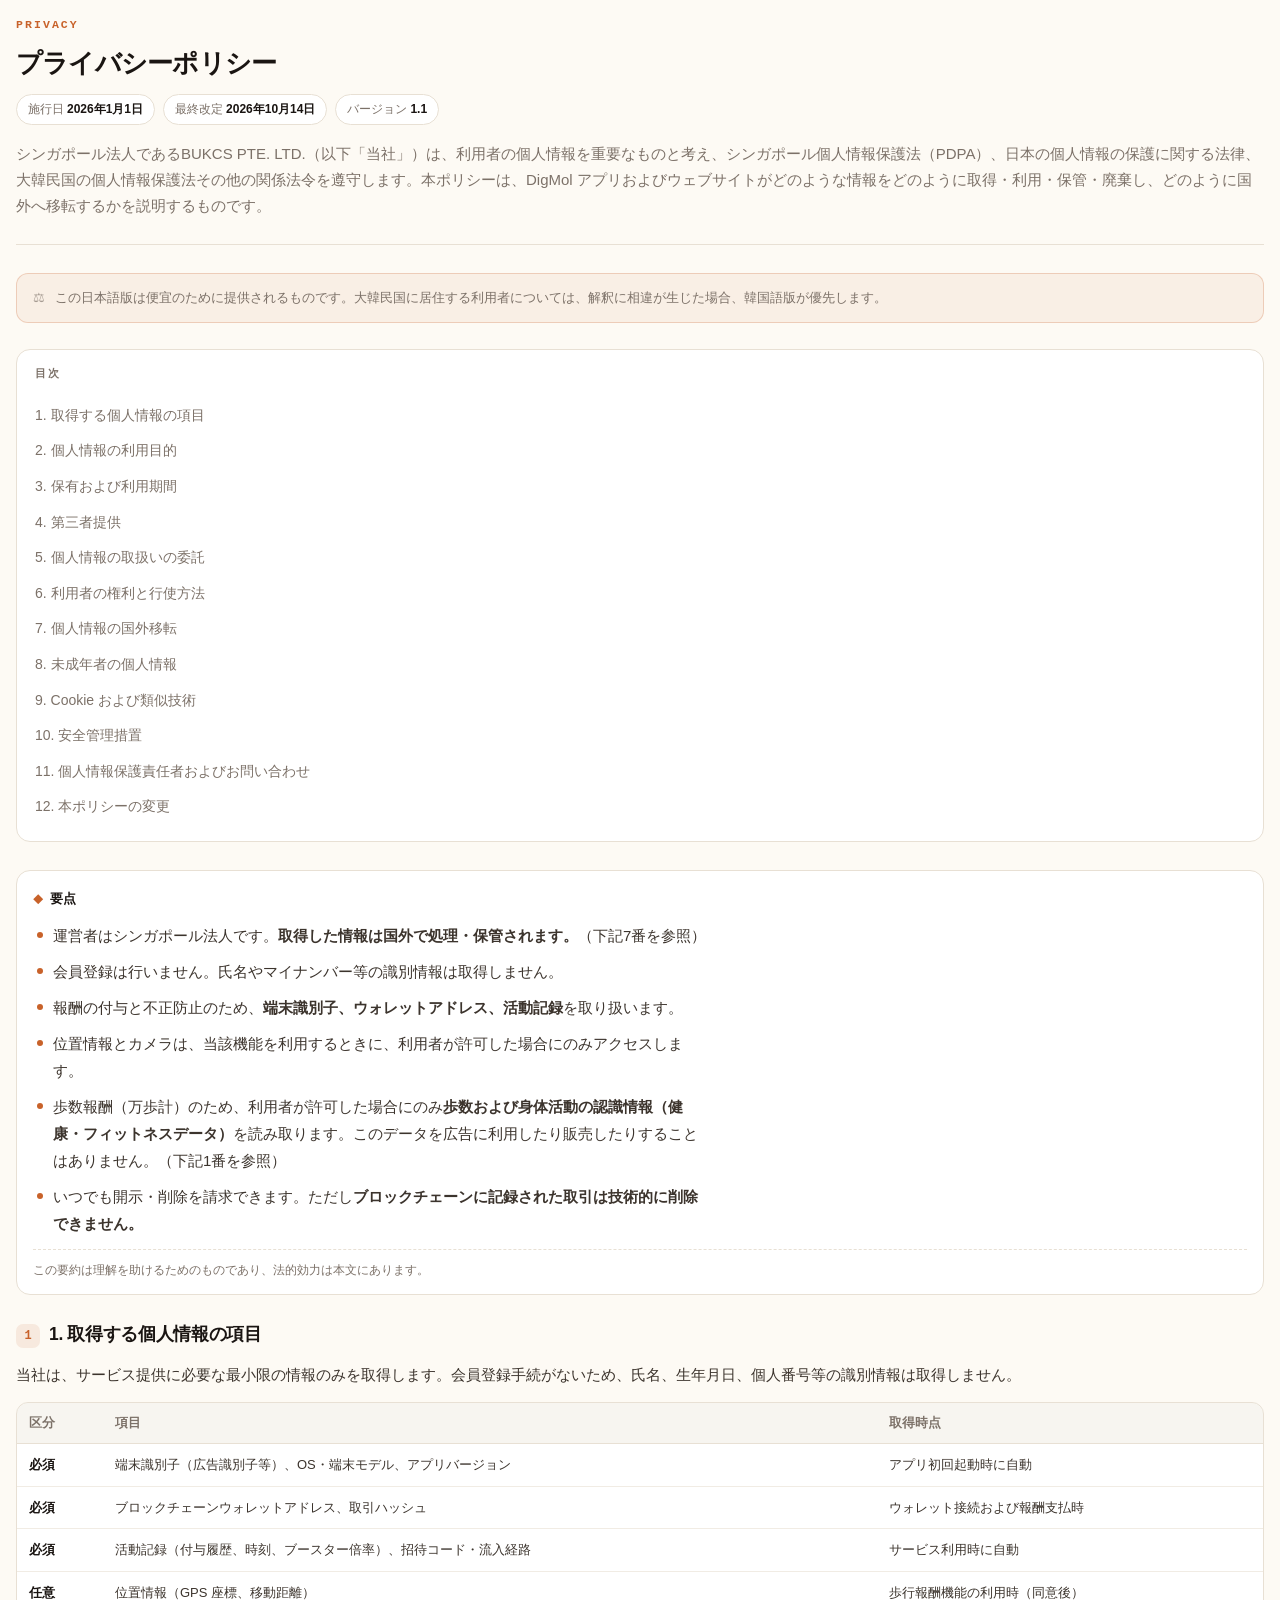
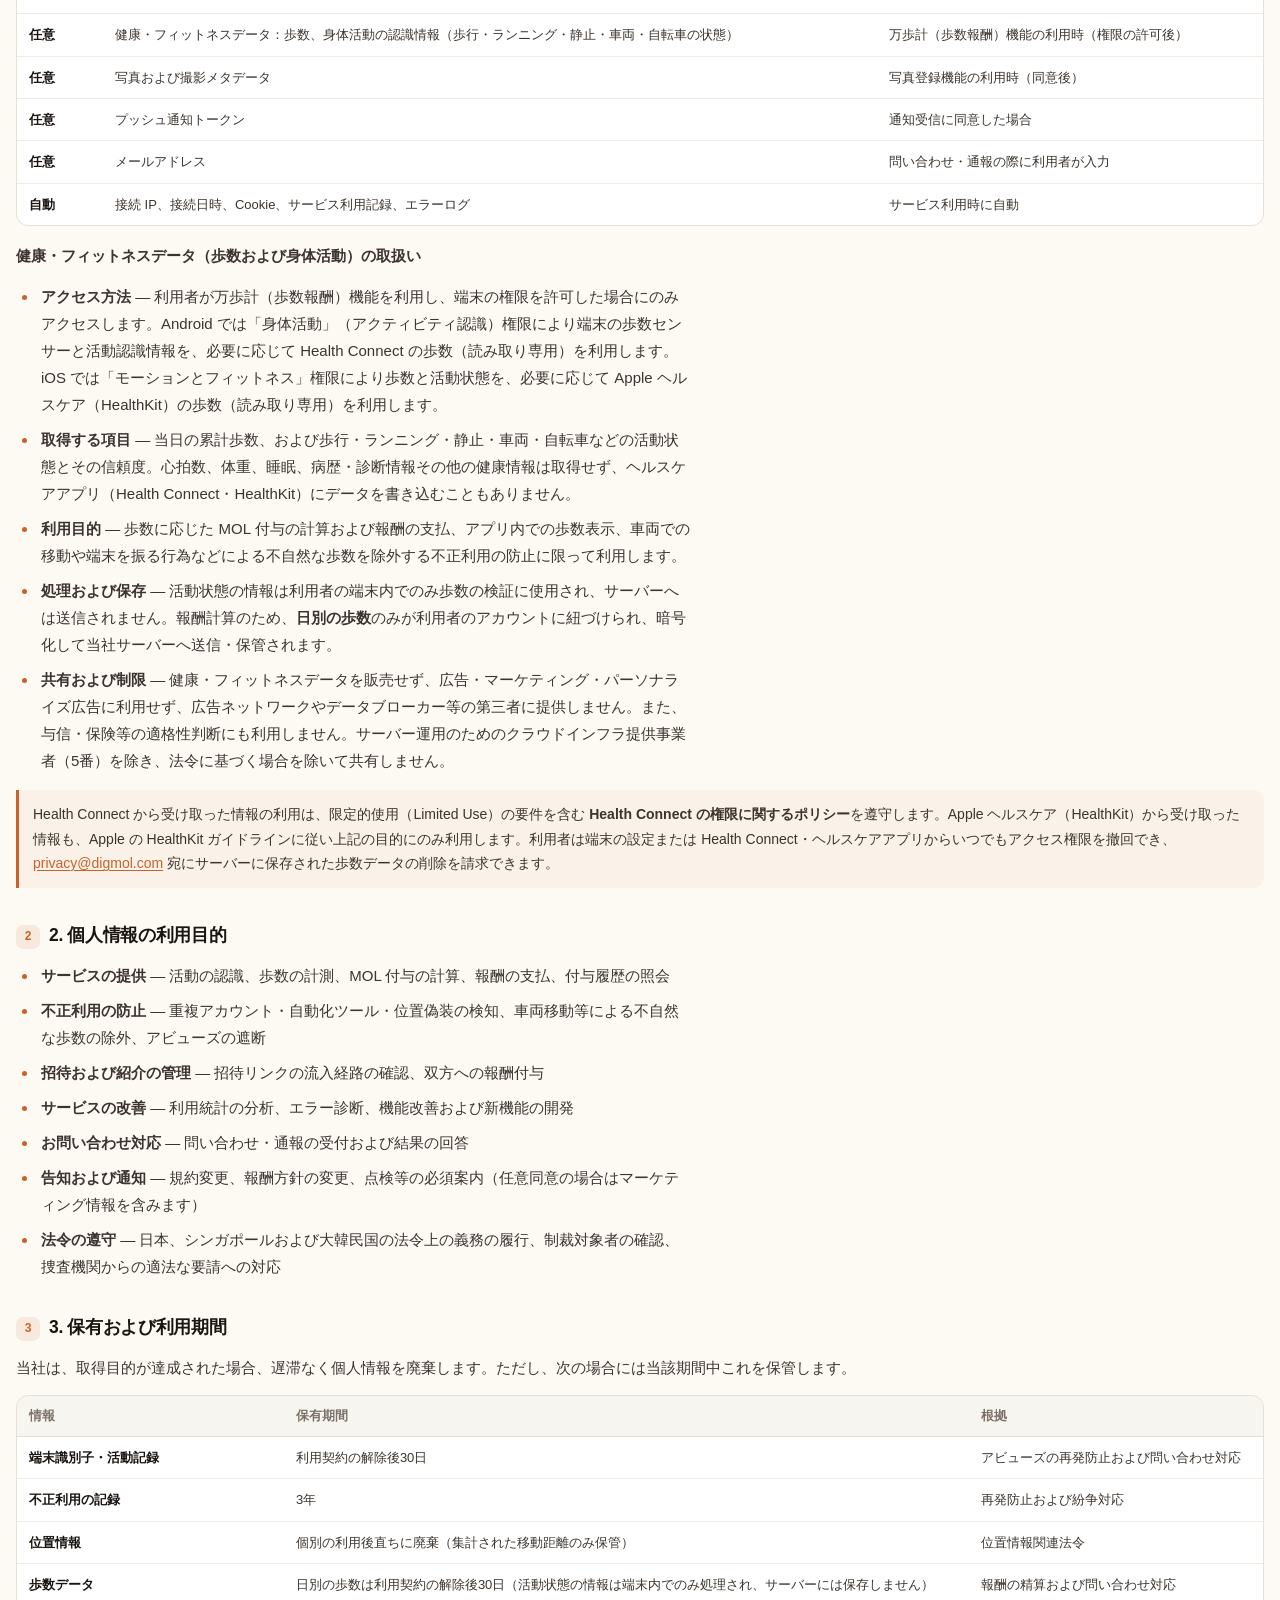
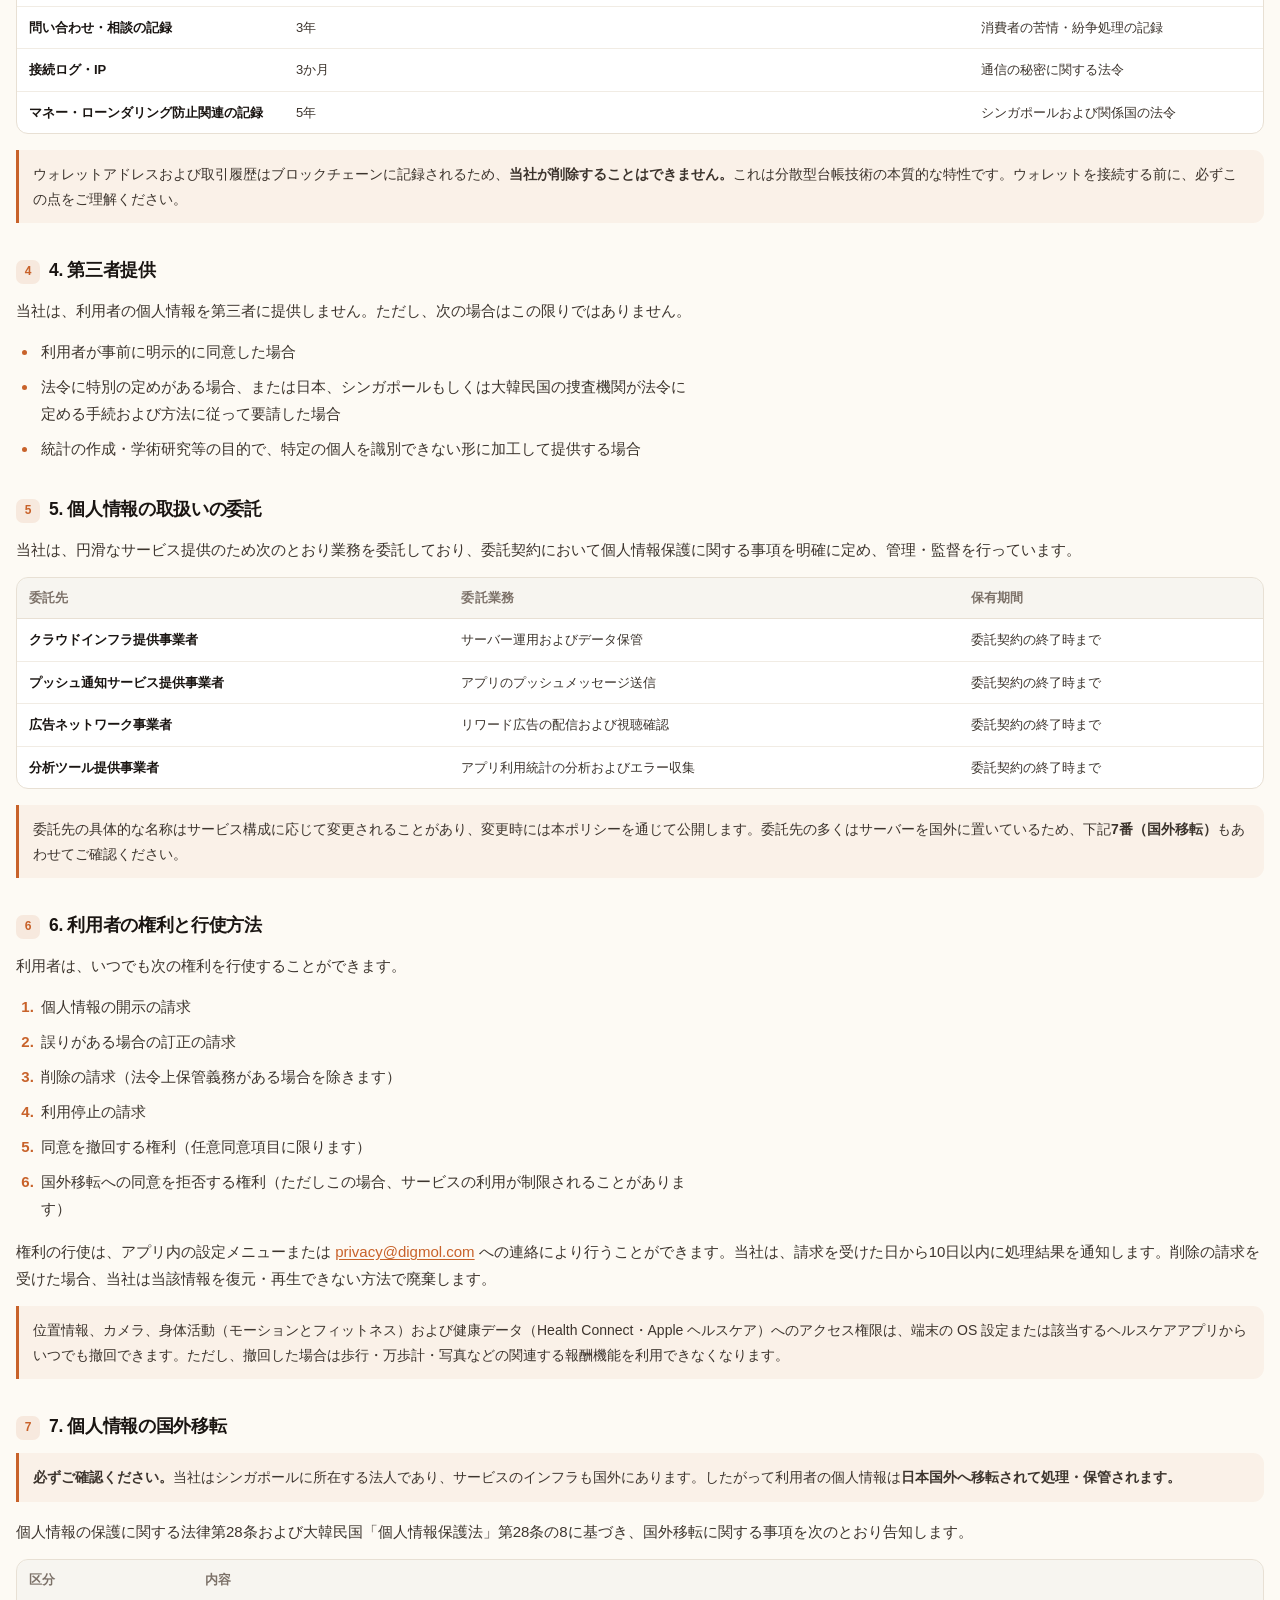
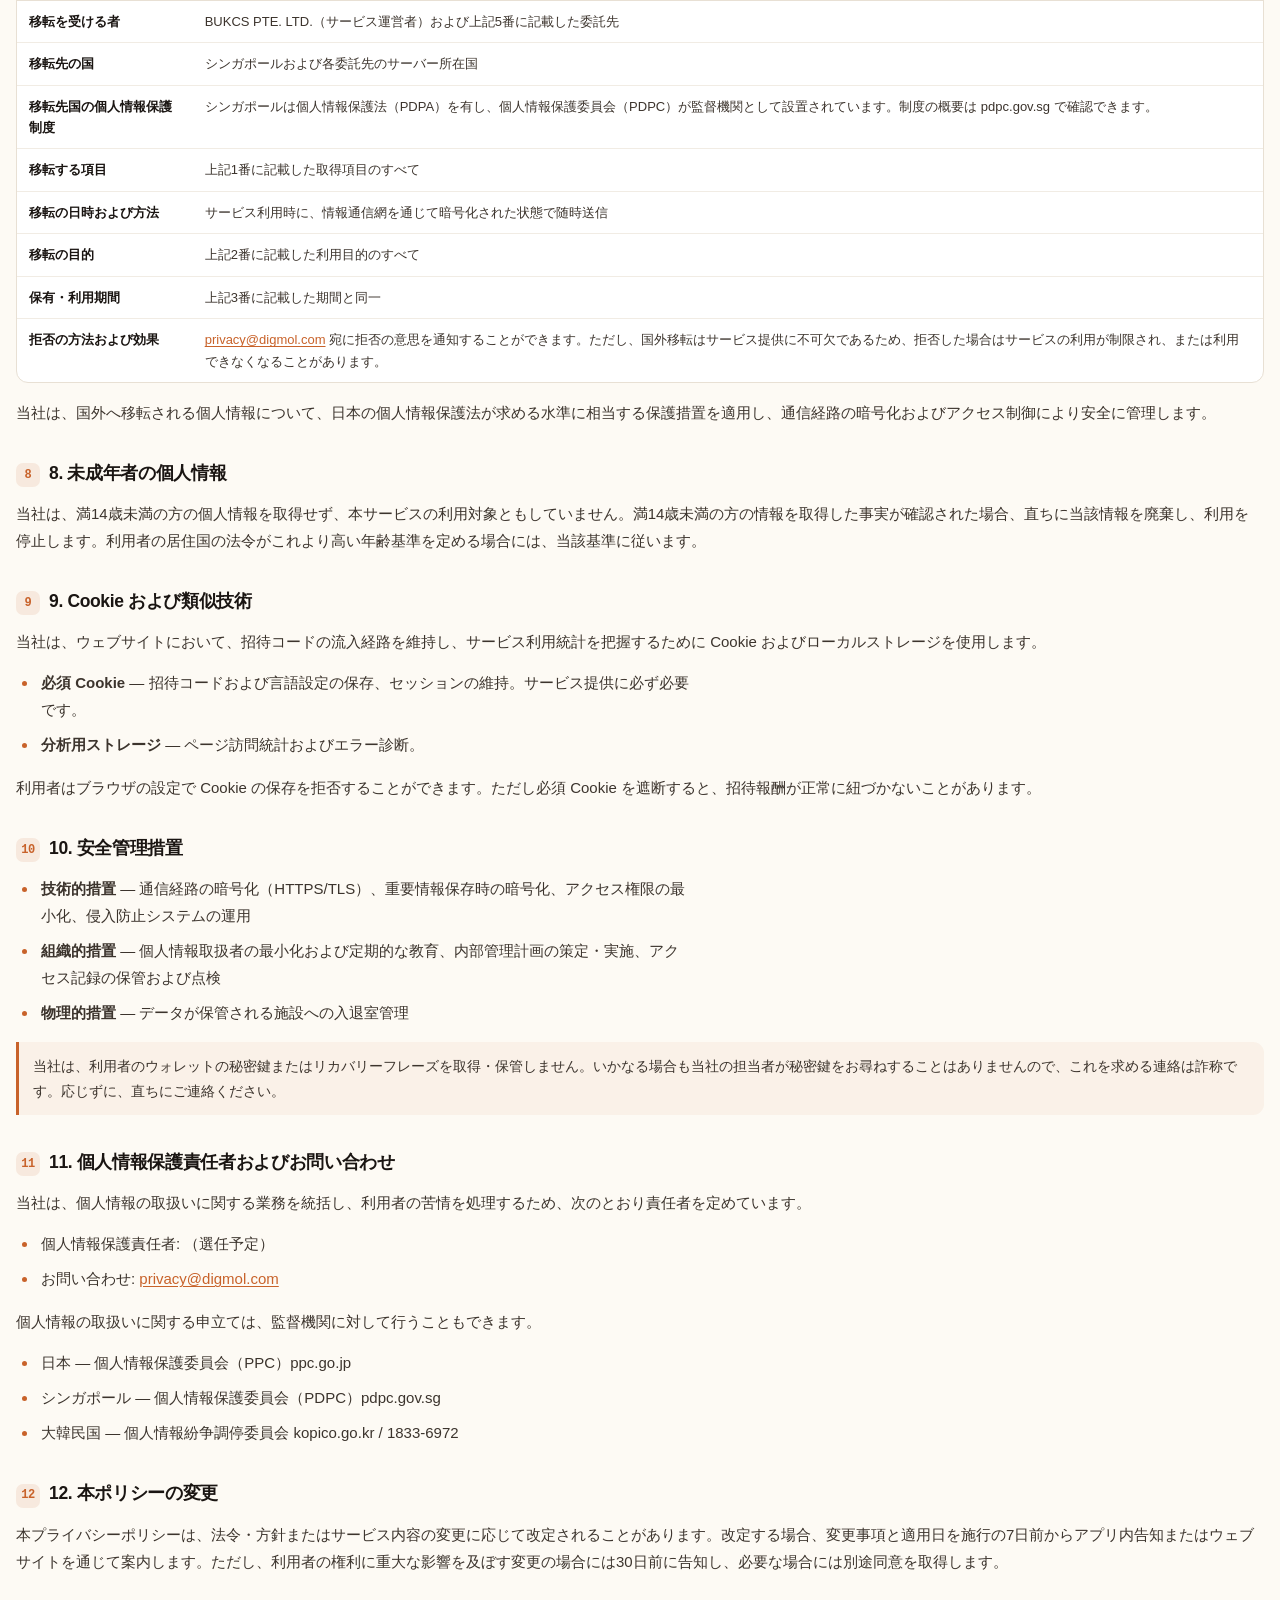
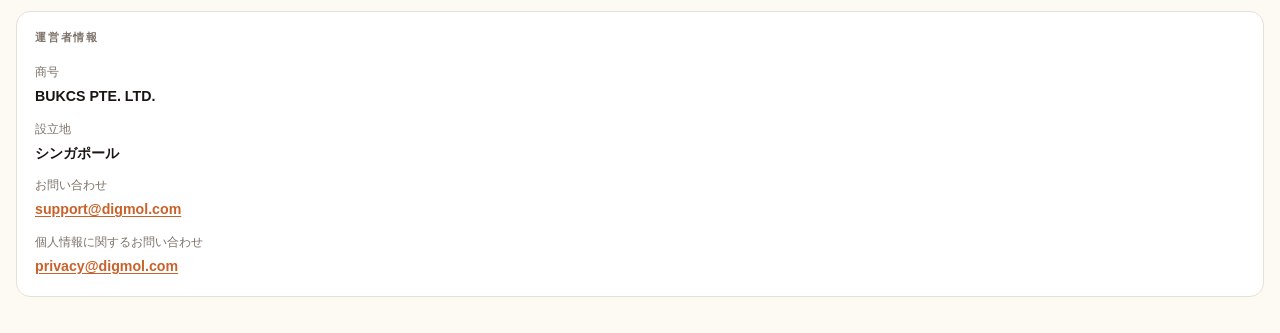
<file: digmol/privacy_ja.html>
<!DOCTYPE html>
<html lang="ja">
<head>
<meta charset="UTF-8">
<meta name="viewport" content="width=device-width, initial-scale=1, viewport-fit=cover">
<meta name="format-detection" content="telephone=no">
<title>プライバシーポリシー · DigMol</title>
<style>
/* ═══════════════════════════════════════════
   DigMol — 약관 / 개인정보처리방침
   style.css 다음에 로드됩니다. 랜딩의 토큰(--ink, --paper 등)이
   있으면 그걸 쓰고, 없으면 아래 폴백 값으로 떨어집니다.
   ═══════════════════════════════════════════ */

.legal-body {
  --lg-ink:    var(--ink, #1a1512);
  --lg-mute:   var(--mute, #7c7168);
  --lg-paper:  var(--paper, #fdfaf4);
  --lg-line:   var(--line, #e8e0d4);
  --lg-accent: var(--accent, #c8622a);
  --lg-card:   #fff;

  background: var(--lg-paper);
  color: var(--lg-ink);
  -webkit-font-smoothing: antialiased;
}

.legal-body #nav .nav-links a.on {
  color: var(--lg-accent);
  font-weight: 700;
}

/* ─────────── 레이아웃 ─────────── */
.legal-wrap {
  max-width: 1080px;
  margin: 0 auto;
  padding: 108px 22px 80px;
}

.legal-cols {
  display: grid;
  grid-template-columns: 232px minmax(0, 1fr);
  gap: 48px;
  align-items: start;
}

/* ─────────── 헤더 ─────────── */
.legal-head {
  padding-bottom: 34px;
  margin-bottom: 40px;
  border-bottom: 1px solid var(--lg-line);
}

.legal-kicker {
  font-family: 'JetBrains Mono', monospace;
  font-size: 11.5px;
  font-weight: 700;
  letter-spacing: .18em;
  color: var(--lg-accent);
  margin-bottom: 14px;
}

.legal-head h1 {
  font-size: clamp(30px, 5vw, 46px);
  font-weight: 800;
  letter-spacing: -.03em;
  line-height: 1.14;
  margin: 0 0 18px;
}

.legal-meta {
  display: flex;
  flex-wrap: wrap;
  gap: 8px 10px;
  margin-bottom: 22px;
}

.legal-meta span {
  font-size: 12.5px;
  color: var(--lg-mute);
  background: var(--lg-card);
  border: 1px solid var(--lg-line);
  border-radius: 999px;
  padding: 5px 13px;
}

.legal-meta b {
  color: var(--lg-ink);
  font-weight: 600;
  margin-left: 3px;
}

.legal-lead {
  font-size: 16.5px;
  line-height: 1.78;
  color: var(--lg-mute);
  max-width: 74ch;
  margin: 0;
}

/* ─────────── 목차 ─────────── */
.legal-toc {
  position: sticky;
  top: 92px;
}

.toc-t {
  font-family: 'JetBrains Mono', monospace;
  font-size: 11px;
  font-weight: 700;
  letter-spacing: .16em;
  color: var(--lg-mute);
  margin-bottom: 14px;
}

.legal-toc ol {
  list-style: none;
  margin: 0;
  padding: 0;
  counter-reset: toc;
  border-left: 2px solid var(--lg-line);
}

.legal-toc li { counter-increment: toc; }

.legal-toc a {
  display: block;
  padding: 7px 0 7px 15px;
  margin-left: -2px;
  border-left: 2px solid transparent;
  font-size: 13.5px;
  line-height: 1.45;
  color: var(--lg-mute);
  text-decoration: none;
  transition: color .16s, border-color .16s;
}

.legal-toc a:hover { color: var(--lg-ink); }

.legal-toc a.on {
  color: var(--lg-accent);
  border-left-color: var(--lg-accent);
  font-weight: 600;
}

/* ─────────── 본문 ─────────── */
.legal-doc { min-width: 0; }

.legal-s { scroll-margin-top: 92px; margin-bottom: 46px; }

.legal-s h2 {
  display: flex;
  align-items: baseline;
  gap: 11px;
  font-size: 20px;
  font-weight: 750;
  letter-spacing: -.02em;
  line-height: 1.35;
  margin: 0 0 16px;
}

.s-no {
  flex: none;
  font-family: 'JetBrains Mono', monospace;
  font-size: 12px;
  font-weight: 700;
  color: var(--lg-accent);
  background: color-mix(in srgb, var(--lg-accent) 11%, transparent);
  border-radius: 7px;
  min-width: 24px;
  height: 24px;
  display: grid;
  place-items: center;
  transform: translateY(-1px);
}

.legal-doc p {
  font-size: 15.2px;
  line-height: 1.85;
  color: #3c342d;
  margin: 0 0 14px;
  max-width: 76ch;
}

.legal-doc ul,
.legal-doc ol {
  margin: 0 0 16px;
  padding-left: 22px;
  max-width: 76ch;
}

.legal-doc li {
  font-size: 15.2px;
  line-height: 1.82;
  color: #3c342d;
  margin-bottom: 8px;
  padding-left: 3px;
}

.legal-doc li::marker { color: var(--lg-accent); font-weight: 600; }

.legal-doc a { color: var(--lg-accent); text-decoration: underline; text-underline-offset: 2px; }

/* ─────────── 요약 박스 ─────────── */
.legal-tldr {
  background: var(--lg-card);
  border: 1px solid var(--lg-line);
  border-radius: 16px;
  padding: 22px 24px 18px;
  margin-bottom: 42px;
}

.tldr-t {
  font-size: 13px;
  font-weight: 750;
  letter-spacing: -.01em;
  margin-bottom: 12px;
  color: var(--lg-ink);
}

.tldr-t::before { content: '◆'; color: var(--lg-accent); margin-right: 7px; font-size: 10px; }

.legal-tldr ul { list-style: none; padding: 0; margin: 0 0 12px; }

.legal-tldr li {
  position: relative;
  padding-left: 20px;
  font-size: 14.4px;
  line-height: 1.72;
  margin-bottom: 9px;
}

.legal-tldr li::before {
  content: '';
  position: absolute;
  left: 4px; top: 10px;
  width: 6px; height: 6px;
  border-radius: 50%;
  background: var(--lg-accent);
}

.tldr-note {
  font-size: 12.2px;
  color: var(--lg-mute);
  padding-top: 11px;
  border-top: 1px dashed var(--lg-line);
}

/* ─────────── 강조 노트 ─────────── */
.legal-note {
  background: color-mix(in srgb, var(--lg-accent) 6%, transparent);
  border-left: 3px solid var(--lg-accent);
  border-radius: 0 11px 11px 0;
  padding: 14px 18px;
  font-size: 14.4px;
  line-height: 1.75;
  color: #3c342d;
  margin: 0 0 16px;
  max-width: 76ch;
}

/* ─────────── 표 ─────────── */
.legal-table-x {
  overflow-x: auto;
  margin: 0 0 18px;
  border: 1px solid var(--lg-line);
  border-radius: 13px;
  background: var(--lg-card);
  -webkit-overflow-scrolling: touch;
}

.legal-table {
  width: 100%;
  border-collapse: collapse;
  font-size: 14px;
  min-width: 480px;
}

.legal-table th {
  text-align: left;
  font-weight: 700;
  font-size: 12.5px;
  letter-spacing: .01em;
  color: var(--lg-mute);
  padding: 12px 16px;
  background: color-mix(in srgb, var(--lg-line) 34%, transparent);
  border-bottom: 1px solid var(--lg-line);
  white-space: nowrap;
}

.legal-table td {
  padding: 13px 16px;
  line-height: 1.65;
  color: #3c342d;
  border-bottom: 1px solid color-mix(in srgb, var(--lg-line) 62%, transparent);
  vertical-align: top;
}

.legal-table tr:last-child td { border-bottom: none; }
.legal-table td:first-child { font-weight: 600; white-space: nowrap; color: var(--lg-ink); }

/* ─────────── 사업자 정보 ─────────── */
.legal-contact {
  background: var(--lg-card);
  border: 1px solid var(--lg-line);
  border-radius: 16px;
  padding: 24px;
  margin-top: 52px;
}

.lc-t {
  font-family: 'JetBrains Mono', monospace;
  font-size: 11px;
  font-weight: 700;
  letter-spacing: .16em;
  color: var(--lg-mute);
  margin-bottom: 16px;
}

.lc-grid {
  display: grid;
  grid-template-columns: repeat(auto-fit, minmax(210px, 1fr));
  gap: 14px 26px;
}

.lc-grid > div { display: flex; flex-direction: column; gap: 3px; }
.lc-grid span { font-size: 11.8px; color: var(--lg-mute); }
.lc-grid b { font-size: 14.2px; font-weight: 600; word-break: break-all; }

/* ─────────── 반응형 ─────────── */
@media (max-width: 900px) {
  .legal-cols { grid-template-columns: 1fr; gap: 30px; }

  .legal-toc {
    position: static;
    background: var(--lg-card);
    border: 1px solid var(--lg-line);
    border-radius: 14px;
    padding: 18px 20px;
  }

  .legal-toc ol {
    border-left: none;
    columns: 2;
    column-gap: 22px;
  }

  .legal-toc a {
    padding: 5px 0;
    margin-left: 0;
    border-left: none;
    break-inside: avoid;
  }

  .legal-toc a.on { border-left: none; }
}

@media (max-width: 560px) {
  .legal-wrap { padding: 92px 17px 64px; }
  .legal-toc ol { columns: 1; }
  .legal-doc p, .legal-doc li { font-size: 14.8px; }
  .legal-s h2 { font-size: 18px; }
  .legal-contact { padding: 20px; }
}



.legal-xlate {
  display: flex;
  gap: 10px;
  align-items: flex-start;
  background: color-mix(in srgb, var(--lg-accent, #c8622a) 7%, transparent);
  border: 1px solid color-mix(in srgb, var(--lg-accent, #c8622a) 24%, transparent);
  border-radius: 12px;
  padding: 13px 16px;
  margin: 0 0 26px;
  font-size: 13.4px;
  line-height: 1.7;
  color: var(--lg-mute, #7c7168);
}
.legal-xlate b { color: var(--lg-ink, #1a1512); font-weight: 650; }
.legal-xlate::before { content: '⚖'; flex: none; opacity: .65; }


/* ── Mobile WebView overrides ── */
*, *::before, *::after { box-sizing: border-box; }
html, body {
  margin: 0;
  padding: 0;
  background: #fdfaf4;
  color: #1a1512;
  -webkit-text-size-adjust: 100%;
  text-size-adjust: 100%;
  overflow-x: hidden;
}
body {
  font-family: -apple-system, BlinkMacSystemFont, 'Segoe UI', 'Pretendard',
    'Noto Sans KR', 'Noto Sans JP', 'Noto Sans SC', 'Hiragino Sans',
    'Apple SD Gothic Neo', sans-serif;
  line-height: 1.6;
  padding: env(safe-area-inset-top, 0) env(safe-area-inset-right, 0)
           env(safe-area-inset-bottom, 0) env(safe-area-inset-left, 0);
}
.legal-body {
  --lg-ink: #1a1512;
  --lg-mute: #7c7168;
  --lg-paper: #fdfaf4;
  --lg-line: #e8e0d4;
  --lg-accent: #c8622a;
  --lg-card: #fff;
  background: var(--lg-paper);
  color: var(--lg-ink);
  -webkit-font-smoothing: antialiased;
}
.legal-wrap {
  max-width: 100% !important;
  margin: 0 auto;
  padding: 16px 16px 48px !important;
}
.legal-cols {
  display: block !important;
}
.legal-toc {
  position: static !important;
  background: var(--lg-card);
  border: 1px solid var(--lg-line);
  border-radius: 14px;
  padding: 16px 18px;
  margin-bottom: 28px;
  top: auto;
}
.legal-toc ol {
  border-left: none !important;
  columns: 1 !important;
  list-style: none;
  margin: 0;
  padding: 0;
  counter-reset: toc;
}
.legal-toc a {
  padding: 8px 0 !important;
  margin-left: 0 !important;
  border-left: none !important;
  font-size: 14px;
  line-height: 1.4;
}
.legal-toc a.on {
  border-left: none !important;
  color: var(--lg-accent);
  font-weight: 600;
}
.legal-s { scroll-margin-top: 12px; margin-bottom: 36px; }
.legal-head { padding-bottom: 24px; margin-bottom: 28px; }
.legal-head h1 {
  font-size: 26px !important;
  font-weight: 800;
  letter-spacing: -0.03em;
  line-height: 1.2;
  margin: 0 0 14px;
}
.legal-lead { font-size: 15px; line-height: 1.75; max-width: none; }
.legal-meta { gap: 6px 8px; margin-bottom: 16px; }
.legal-meta span { font-size: 12px; padding: 5px 11px; }
.legal-doc p,
.legal-doc li { font-size: 15px !important; line-height: 1.8; max-width: none; }
.legal-s h2 { font-size: 17.5px !important; gap: 9px; margin: 0 0 12px; }
.legal-table {
  min-width: 520px;
  width: 100%;
  font-size: 13px;
}
.legal-table th,
.legal-table td {
  padding: 10px 12px;
  word-break: break-word;
}
.legal-table td:first-child {
  white-space: normal;
  min-width: 72px;
}
.legal-table-x {
  margin: 0 0 16px;
  border-radius: 12px;
  -webkit-overflow-scrolling: touch;
}
.legal-tldr { padding: 18px 16px 14px; margin-bottom: 28px; border-radius: 14px; }
.legal-tldr li { font-size: 14px; }
.legal-note { font-size: 14px; padding: 12px 14px; max-width: none; }
.legal-contact { padding: 18px; margin-top: 36px; border-radius: 14px; }
.lc-grid {
  grid-template-columns: 1fr !important;
  gap: 12px;
}
a { -webkit-tap-highlight-color: rgba(200, 98, 42, 0.15); }

</style>
</head>
<body class="legal-body">
<main class="legal-wrap">
<header class="legal-head">
    <div class="legal-kicker">PRIVACY</div>
    <h1>プライバシーポリシー</h1>
    <div class="legal-meta">
      <span>施行日<b>2026年1月1日</b></span>
      <span>最終改定<b>2026年10月14日</b></span>
      <span>バージョン<b>1.1</b></span>
    </div>
    <p class="legal-lead">シンガポール法人であるBUKCS PTE. LTD.（以下「当社」）は、利用者の個人情報を重要なものと考え、シンガポール個人情報保護法（PDPA）、日本の個人情報の保護に関する法律、大韓民国の個人情報保護法その他の関係法令を遵守します。本ポリシーは、DigMol アプリおよびウェブサイトがどのような情報をどのように取得・利用・保管・廃棄し、どのように国外へ移転するかを説明するものです。</p>
  </header>

  
  
    <div class="legal-xlate"><div>この日本語版は便宜のために提供されるものです。大韓民国に居住する利用者については、解釈に相違が生じた場合、韓国語版が優先します。</div></div>
  

  
  

  <div class="legal-cols">

    <aside class="legal-toc">
      <div class="toc-t">目次</div>
      <ol>
        
          <li><a href="#s1">1. 取得する個人情報の項目</a></li>
        
          <li><a href="#s2">2. 個人情報の利用目的</a></li>
        
          <li><a href="#s3">3. 保有および利用期間</a></li>
        
          <li><a href="#s4">4. 第三者提供</a></li>
        
          <li><a href="#s5">5. 個人情報の取扱いの委託</a></li>
        
          <li><a href="#s6">6. 利用者の権利と行使方法</a></li>
        
          <li><a href="#s7">7. 個人情報の国外移転</a></li>
        
          <li><a href="#s8">8. 未成年者の個人情報</a></li>
        
          <li><a href="#s9">9. Cookie および類似技術</a></li>
        
          <li><a href="#s10">10. 安全管理措置</a></li>
        
          <li><a href="#s11">11. 個人情報保護責任者およびお問い合わせ</a></li>
        
          <li><a href="#s12">12. 本ポリシーの変更</a></li>
        
      </ol>
    </aside>

    <article class="legal-doc">

      
        <div class="legal-tldr">
          <div class="tldr-t">要点</div>
          <ul>
            <li>運営者はシンガポール法人です。<b>取得した情報は国外で処理・保管されます。</b>（下記7番を参照）</li><li>会員登録は行いません。氏名やマイナンバー等の識別情報は取得しません。</li><li>報酬の付与と不正防止のため、<b>端末識別子、ウォレットアドレス、活動記録</b>を取り扱います。</li><li>位置情報とカメラは、当該機能を利用するときに、利用者が許可した場合にのみアクセスします。</li><li>歩数報酬（万歩計）のため、利用者が許可した場合にのみ<b>歩数および身体活動の認識情報（健康・フィットネスデータ）</b>を読み取ります。このデータを広告に利用したり販売したりすることはありません。（下記1番を参照）</li><li>いつでも開示・削除を請求できます。ただし<b>ブロックチェーンに記録された取引は技術的に削除できません。</b></li>
          </ul>
          <div class="tldr-note">この要約は理解を助けるためのものであり、法的効力は本文にあります。</div>
        </div>
      

      
        <section class="legal-s" id="s1">
          <h2><span class="s-no">1</span>1. 取得する個人情報の項目</h2>

          
            
              <p>当社は、サービス提供に必要な最小限の情報のみを取得します。会員登録手続がないため、氏名、生年月日、個人番号等の識別情報は取得しません。</p>

            
          
            
              <div class="legal-table-x">
                <table class="legal-table">
                  <thead><tr>
                    <th>区分</th><th>項目</th><th>取得時点</th>
                  </tr></thead>
                  <tbody>
                    
                      <tr><td>必須</td><td>端末識別子（広告識別子等）、OS・端末モデル、アプリバージョン</td><td>アプリ初回起動時に自動</td></tr>
                    
                      <tr><td>必須</td><td>ブロックチェーンウォレットアドレス、取引ハッシュ</td><td>ウォレット接続および報酬支払時</td></tr>
                    
                      <tr><td>必須</td><td>活動記録（付与履歴、時刻、ブースター倍率）、招待コード・流入経路</td><td>サービス利用時に自動</td></tr>
                    
                      <tr><td>任意</td><td>位置情報（GPS 座標、移動距離）</td><td>歩行報酬機能の利用時（同意後）</td></tr>
                    
                      <tr><td>任意</td><td>健康・フィットネスデータ：歩数、身体活動の認識情報（歩行・ランニング・静止・車両・自転車の状態）</td><td>万歩計（歩数報酬）機能の利用時（権限の許可後）</td></tr>
                    
                      <tr><td>任意</td><td>写真および撮影メタデータ</td><td>写真登録機能の利用時（同意後）</td></tr>
                    
                      <tr><td>任意</td><td>プッシュ通知トークン</td><td>通知受信に同意した場合</td></tr>
                    
                      <tr><td>任意</td><td>メールアドレス</td><td>問い合わせ・通報の際に利用者が入力</td></tr>
                    
                      <tr><td>自動</td><td>接続 IP、接続日時、Cookie、サービス利用記録、エラーログ</td><td>サービス利用時に自動</td></tr>
                    
                  </tbody>
                </table>
              </div>
            
          
            
              <p id="health"><b>健康・フィットネスデータ（歩数および身体活動）の取扱い</b></p>

            
          
            
              <ul><li><b>アクセス方法</b> — 利用者が万歩計（歩数報酬）機能を利用し、端末の権限を許可した場合にのみアクセスします。Android では「身体活動」（アクティビティ認識）権限により端末の歩数センサーと活動認識情報を、必要に応じて Health Connect の歩数（読み取り専用）を利用します。iOS では「モーションとフィットネス」権限により歩数と活動状態を、必要に応じて Apple ヘルスケア（HealthKit）の歩数（読み取り専用）を利用します。</li><li><b>取得する項目</b> — 当日の累計歩数、および歩行・ランニング・静止・車両・自転車などの活動状態とその信頼度。心拍数、体重、睡眠、病歴・診断情報その他の健康情報は取得せず、ヘルスケアアプリ（Health Connect・HealthKit）にデータを書き込むこともありません。</li><li><b>利用目的</b> — 歩数に応じた MOL 付与の計算および報酬の支払、アプリ内での歩数表示、車両での移動や端末を振る行為などによる不自然な歩数を除外する不正利用の防止に限って利用します。</li><li><b>処理および保存</b> — 活動状態の情報は利用者の端末内でのみ歩数の検証に使用され、サーバーへは送信されません。報酬計算のため、<b>日別の歩数</b>のみが利用者のアカウントに紐づけられ、暗号化して当社サーバーへ送信・保管されます。</li><li><b>共有および制限</b> — 健康・フィットネスデータを販売せず、広告・マーケティング・パーソナライズ広告に利用せず、広告ネットワークやデータブローカー等の第三者に提供しません。また、与信・保険等の適格性判断にも利用しません。サーバー運用のためのクラウドインフラ提供事業者（5番）を除き、法令に基づく場合を除いて共有しません。</li></ul>

            
          
            
              <div class="legal-note">Health Connect から受け取った情報の利用は、限定的使用（Limited Use）の要件を含む <b>Health Connect の権限に関するポリシー</b>を遵守します。Apple ヘルスケア（HealthKit）から受け取った情報も、Apple の HealthKit ガイドラインに従い上記の目的にのみ利用します。利用者は端末の設定または Health Connect・ヘルスケアアプリからいつでもアクセス権限を撤回でき、<a href="mailto:privacy@digmol.com">privacy@digmol.com</a> 宛にサーバーに保存された歩数データの削除を請求できます。</div>

            
          
        </section>
      
        <section class="legal-s" id="s2">
          <h2><span class="s-no">2</span>2. 個人情報の利用目的</h2>

          
            
              <ul><li><b>サービスの提供</b> — 活動の認識、歩数の計測、MOL 付与の計算、報酬の支払、付与履歴の照会</li><li><b>不正利用の防止</b> — 重複アカウント・自動化ツール・位置偽装の検知、車両移動等による不自然な歩数の除外、アビューズの遮断</li><li><b>招待および紹介の管理</b> — 招待リンクの流入経路の確認、双方への報酬付与</li><li><b>サービスの改善</b> — 利用統計の分析、エラー診断、機能改善および新機能の開発</li><li><b>お問い合わせ対応</b> — 問い合わせ・通報の受付および結果の回答</li><li><b>告知および通知</b> — 規約変更、報酬方針の変更、点検等の必須案内（任意同意の場合はマーケティング情報を含みます）</li><li><b>法令の遵守</b> — 日本、シンガポールおよび大韓民国の法令上の義務の履行、制裁対象者の確認、捜査機関からの適法な要請への対応</li></ul>

            
          
        </section>
      
        <section class="legal-s" id="s3">
          <h2><span class="s-no">3</span>3. 保有および利用期間</h2>

          
            
              <p>当社は、取得目的が達成された場合、遅滞なく個人情報を廃棄します。ただし、次の場合には当該期間中これを保管します。</p>

            
          
            
              <div class="legal-table-x">
                <table class="legal-table">
                  <thead><tr>
                    <th>情報</th><th>保有期間</th><th>根拠</th>
                  </tr></thead>
                  <tbody>
                    
                      <tr><td>端末識別子・活動記録</td><td>利用契約の解除後30日</td><td>アビューズの再発防止および問い合わせ対応</td></tr>
                    
                      <tr><td>不正利用の記録</td><td>3年</td><td>再発防止および紛争対応</td></tr>
                    
                      <tr><td>位置情報</td><td>個別の利用後直ちに廃棄（集計された移動距離のみ保管）</td><td>位置情報関連法令</td></tr>
                    
                      <tr><td>歩数データ</td><td>日別の歩数は利用契約の解除後30日（活動状態の情報は端末内でのみ処理され、サーバーには保存しません）</td><td>報酬の精算および問い合わせ対応</td></tr>
                    
                      <tr><td>問い合わせ・相談の記録</td><td>3年</td><td>消費者の苦情・紛争処理の記録</td></tr>
                    
                      <tr><td>接続ログ・IP</td><td>3か月</td><td>通信の秘密に関する法令</td></tr>
                    
                      <tr><td>マネー・ローンダリング防止関連の記録</td><td>5年</td><td>シンガポールおよび関係国の法令</td></tr>
                    
                  </tbody>
                </table>
              </div>
            
          
            
              <div class="legal-note">ウォレットアドレスおよび取引履歴はブロックチェーンに記録されるため、<b>当社が削除することはできません。</b>これは分散型台帳技術の本質的な特性です。ウォレットを接続する前に、必ずこの点をご理解ください。</div>

            
          
        </section>
      
        <section class="legal-s" id="s4">
          <h2><span class="s-no">4</span>4. 第三者提供</h2>

          
            
              <p>当社は、利用者の個人情報を第三者に提供しません。ただし、次の場合はこの限りではありません。</p>

            
          
            
              <ul><li>利用者が事前に明示的に同意した場合</li><li>法令に特別の定めがある場合、または日本、シンガポールもしくは大韓民国の捜査機関が法令に定める手続および方法に従って要請した場合</li><li>統計の作成・学術研究等の目的で、特定の個人を識別できない形に加工して提供する場合</li></ul>

            
          
        </section>
      
        <section class="legal-s" id="s5">
          <h2><span class="s-no">5</span>5. 個人情報の取扱いの委託</h2>

          
            
              <p>当社は、円滑なサービス提供のため次のとおり業務を委託しており、委託契約において個人情報保護に関する事項を明確に定め、管理・監督を行っています。</p>

            
          
            
              <div class="legal-table-x">
                <table class="legal-table">
                  <thead><tr>
                    <th>委託先</th><th>委託業務</th><th>保有期間</th>
                  </tr></thead>
                  <tbody>
                    
                      <tr><td>クラウドインフラ提供事業者</td><td>サーバー運用およびデータ保管</td><td>委託契約の終了時まで</td></tr>
                    
                      <tr><td>プッシュ通知サービス提供事業者</td><td>アプリのプッシュメッセージ送信</td><td>委託契約の終了時まで</td></tr>
                    
                      <tr><td>広告ネットワーク事業者</td><td>リワード広告の配信および視聴確認</td><td>委託契約の終了時まで</td></tr>
                    
                      <tr><td>分析ツール提供事業者</td><td>アプリ利用統計の分析およびエラー収集</td><td>委託契約の終了時まで</td></tr>
                    
                  </tbody>
                </table>
              </div>
            
          
            
              <div class="legal-note">委託先の具体的な名称はサービス構成に応じて変更されることがあり、変更時には本ポリシーを通じて公開します。委託先の多くはサーバーを国外に置いているため、下記<b>7番（国外移転）</b>もあわせてご確認ください。</div>

            
          
        </section>
      
        <section class="legal-s" id="s6">
          <h2><span class="s-no">6</span>6. 利用者の権利と行使方法</h2>

          
            
              <p>利用者は、いつでも次の権利を行使することができます。</p>

            
          
            
              <ol><li>個人情報の開示の請求</li><li>誤りがある場合の訂正の請求</li><li>削除の請求（法令上保管義務がある場合を除きます）</li><li>利用停止の請求</li><li>同意を撤回する権利（任意同意項目に限ります）</li><li>国外移転への同意を拒否する権利（ただしこの場合、サービスの利用が制限されることがあります）</li></ol>

            
          
            
              <p>権利の行使は、アプリ内の設定メニューまたは <a href="mailto:privacy@digmol.com">privacy@digmol.com</a> への連絡により行うことができます。当社は、請求を受けた日から10日以内に処理結果を通知します。削除の請求を受けた場合、当社は当該情報を復元・再生できない方法で廃棄します。</p>

            
          
            
              <div class="legal-note">位置情報、カメラ、身体活動（モーションとフィットネス）および健康データ（Health Connect・Apple ヘルスケア）へのアクセス権限は、端末の OS 設定または該当するヘルスケアアプリからいつでも撤回できます。ただし、撤回した場合は歩行・万歩計・写真などの関連する報酬機能を利用できなくなります。</div>

            
          
        </section>
      
        <section class="legal-s" id="s7">
          <h2><span class="s-no">7</span>7. 個人情報の国外移転</h2>

          
            
              <div class="legal-note"><b>必ずご確認ください。</b>当社はシンガポールに所在する法人であり、サービスのインフラも国外にあります。したがって利用者の個人情報は<b>日本国外へ移転されて処理・保管されます。</b></div>

            
          
            
              <p>個人情報の保護に関する法律第28条および大韓民国「個人情報保護法」第28条の8に基づき、国外移転に関する事項を次のとおり告知します。</p>

            
          
            
              <div class="legal-table-x">
                <table class="legal-table">
                  <thead><tr>
                    <th>区分</th><th>内容</th>
                  </tr></thead>
                  <tbody>
                    
                      <tr><td>移転を受ける者</td><td>BUKCS PTE. LTD.（サービス運営者）および上記5番に記載した委託先</td></tr>
                    
                      <tr><td>移転先の国</td><td>シンガポールおよび各委託先のサーバー所在国</td></tr>
                    
                      <tr><td>移転先国の個人情報保護制度</td><td>シンガポールは個人情報保護法（PDPA）を有し、個人情報保護委員会（PDPC）が監督機関として設置されています。制度の概要は pdpc.gov.sg で確認できます。</td></tr>
                    
                      <tr><td>移転する項目</td><td>上記1番に記載した取得項目のすべて</td></tr>
                    
                      <tr><td>移転の日時および方法</td><td>サービス利用時に、情報通信網を通じて暗号化された状態で随時送信</td></tr>
                    
                      <tr><td>移転の目的</td><td>上記2番に記載した利用目的のすべて</td></tr>
                    
                      <tr><td>保有・利用期間</td><td>上記3番に記載した期間と同一</td></tr>
                    
                      <tr><td>拒否の方法および効果</td><td><a href="mailto:privacy@digmol.com">privacy@digmol.com</a> 宛に拒否の意思を通知することができます。ただし、国外移転はサービス提供に不可欠であるため、拒否した場合はサービスの利用が制限され、または利用できなくなることがあります。</td></tr>
                    
                  </tbody>
                </table>
              </div>
            
          
            
              <p>当社は、国外へ移転される個人情報について、日本の個人情報保護法が求める水準に相当する保護措置を適用し、通信経路の暗号化およびアクセス制御により安全に管理します。</p>

            
          
        </section>
      
        <section class="legal-s" id="s8">
          <h2><span class="s-no">8</span>8. 未成年者の個人情報</h2>

          
            
              <p>当社は、満14歳未満の方の個人情報を取得せず、本サービスの利用対象ともしていません。満14歳未満の方の情報を取得した事実が確認された場合、直ちに当該情報を廃棄し、利用を停止します。利用者の居住国の法令がこれより高い年齢基準を定める場合には、当該基準に従います。</p>

            
          
        </section>
      
        <section class="legal-s" id="s9">
          <h2><span class="s-no">9</span>9. Cookie および類似技術</h2>

          
            
              <p>当社は、ウェブサイトにおいて、招待コードの流入経路を維持し、サービス利用統計を把握するために Cookie およびローカルストレージを使用します。</p>

            
          
            
              <ul><li><b>必須 Cookie</b> — 招待コードおよび言語設定の保存、セッションの維持。サービス提供に必ず必要です。</li><li><b>分析用ストレージ</b> — ページ訪問統計およびエラー診断。</li></ul>

            
          
            
              <p>利用者はブラウザの設定で Cookie の保存を拒否することができます。ただし必須 Cookie を遮断すると、招待報酬が正常に紐づかないことがあります。</p>

            
          
        </section>
      
        <section class="legal-s" id="s10">
          <h2><span class="s-no">10</span>10. 安全管理措置</h2>

          
            
              <ul><li><b>技術的措置</b> — 通信経路の暗号化（HTTPS/TLS）、重要情報保存時の暗号化、アクセス権限の最小化、侵入防止システムの運用</li><li><b>組織的措置</b> — 個人情報取扱者の最小化および定期的な教育、内部管理計画の策定・実施、アクセス記録の保管および点検</li><li><b>物理的措置</b> — データが保管される施設への入退室管理</li></ul>

            
          
            
              <div class="legal-note">当社は、利用者のウォレットの秘密鍵またはリカバリーフレーズを取得・保管しません。いかなる場合も当社の担当者が秘密鍵をお尋ねすることはありませんので、これを求める連絡は詐称です。応じずに、直ちにご連絡ください。</div>

            
          
        </section>
      
        <section class="legal-s" id="s11">
          <h2><span class="s-no">11</span>11. 個人情報保護責任者およびお問い合わせ</h2>

          
            
              <p>当社は、個人情報の取扱いに関する業務を統括し、利用者の苦情を処理するため、次のとおり責任者を定めています。</p>

            
          
            
              <ul><li>個人情報保護責任者: （選任予定）</li><li>お問い合わせ: <a href="mailto:privacy@digmol.com">privacy@digmol.com</a></li></ul>

            
          
            
              <p>個人情報の取扱いに関する申立ては、監督機関に対して行うこともできます。</p>

            
          
            
              <ul><li>日本 — 個人情報保護委員会（PPC）ppc.go.jp</li><li>シンガポール — 個人情報保護委員会（PDPC）pdpc.gov.sg</li><li>大韓民国 — 個人情報紛争調停委員会 kopico.go.kr / 1833-6972</li></ul>

            
          
        </section>
      
        <section class="legal-s" id="s12">
          <h2><span class="s-no">12</span>12. 本ポリシーの変更</h2>

          
            
              <p>本プライバシーポリシーは、法令・方針またはサービス内容の変更に応じて改定されることがあります。改定する場合、変更事項と適用日を施行の7日前からアプリ内告知またはウェブサイトを通じて案内します。ただし、利用者の権利に重大な影響を及ぼす変更の場合には30日前に告知し、必要な場合には別途同意を取得します。</p>

            
          
        </section>
      

      <div class="legal-contact">
        <div class="lc-t">運営者情報</div>
        <div class="lc-grid">
          <div><span>商号</span><b>BUKCS PTE. LTD.</b></div>
          
          
          
          <div><span>設立地</span><b>シンガポール</b></div>
          <div><span>お問い合わせ</span><b><a href="mailto:support@digmol.com">support@digmol.com</a></b></div>
          <div><span>個人情報に関するお問い合わせ</span><b><a href="mailto:privacy@digmol.com">privacy@digmol.com</a></b></div>
        </div>
      </div>

</article>
  </div>
</main>
</body>
</html>
</file>
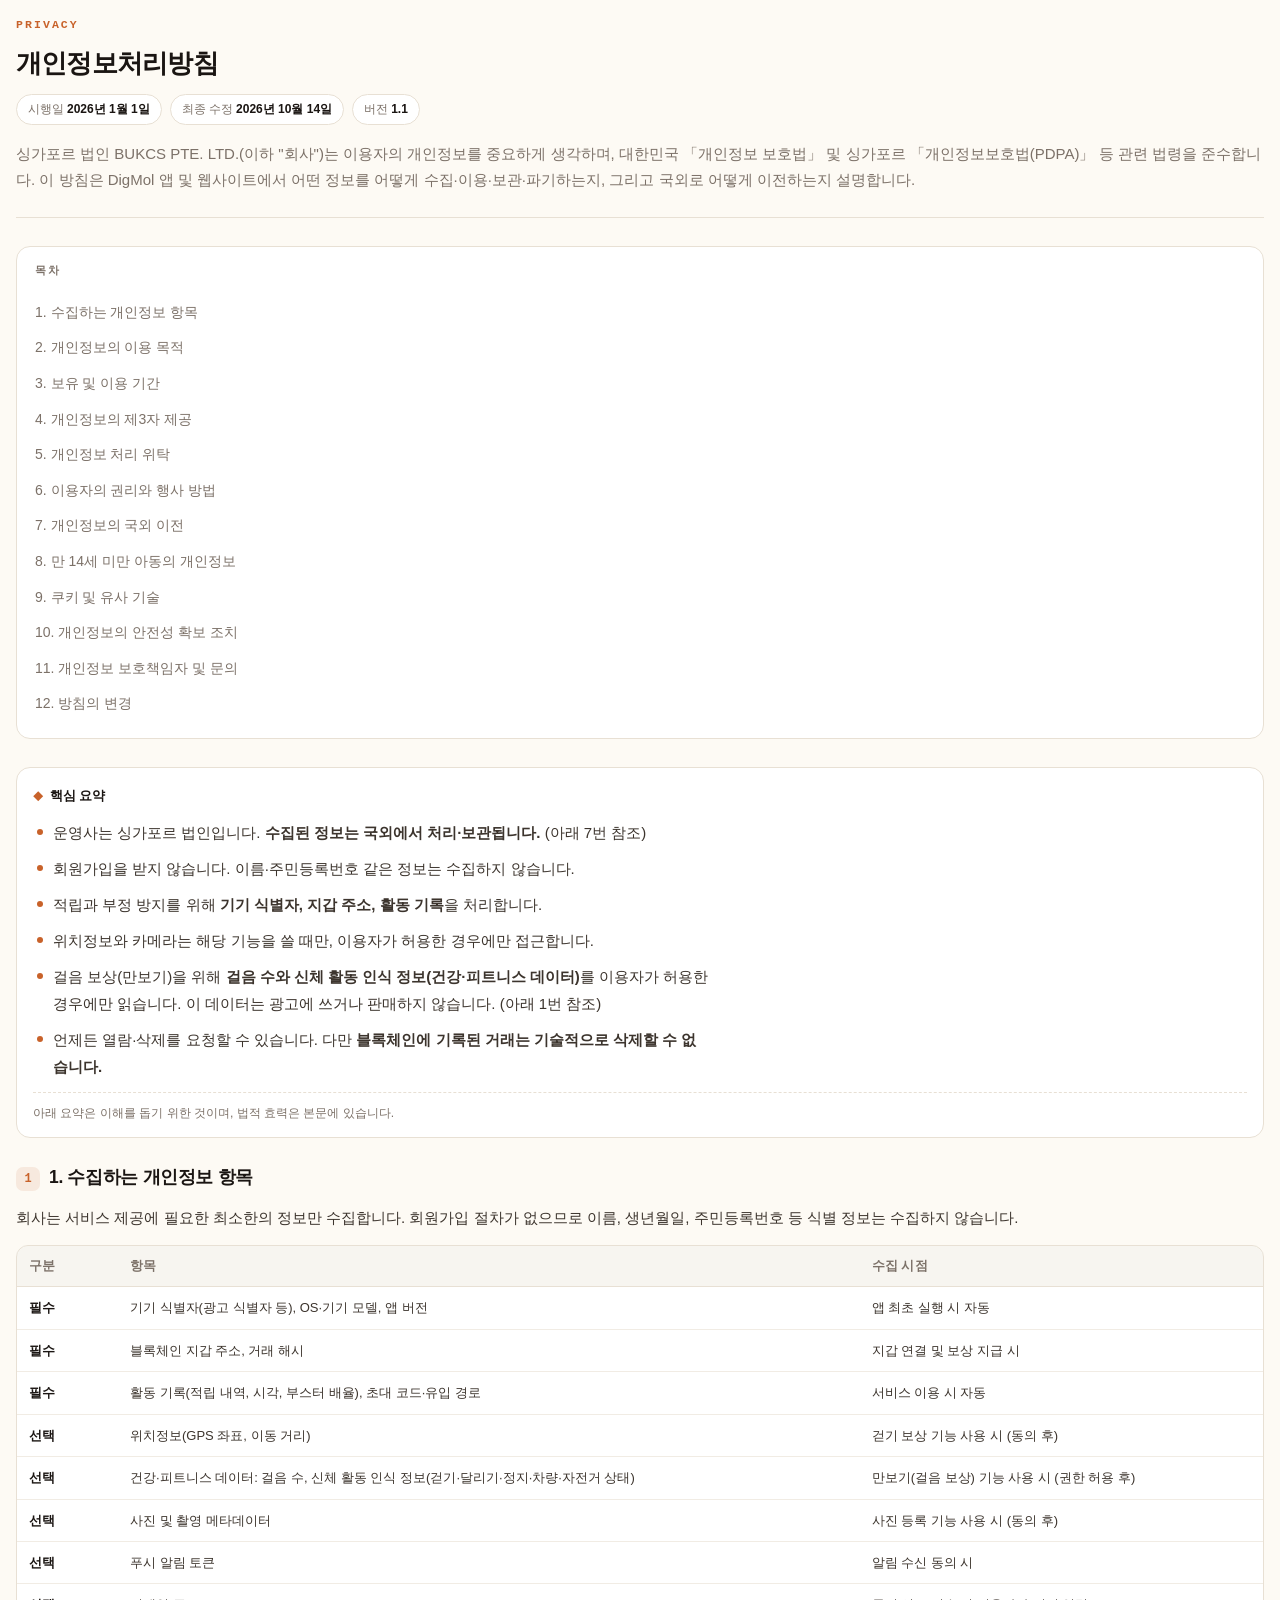
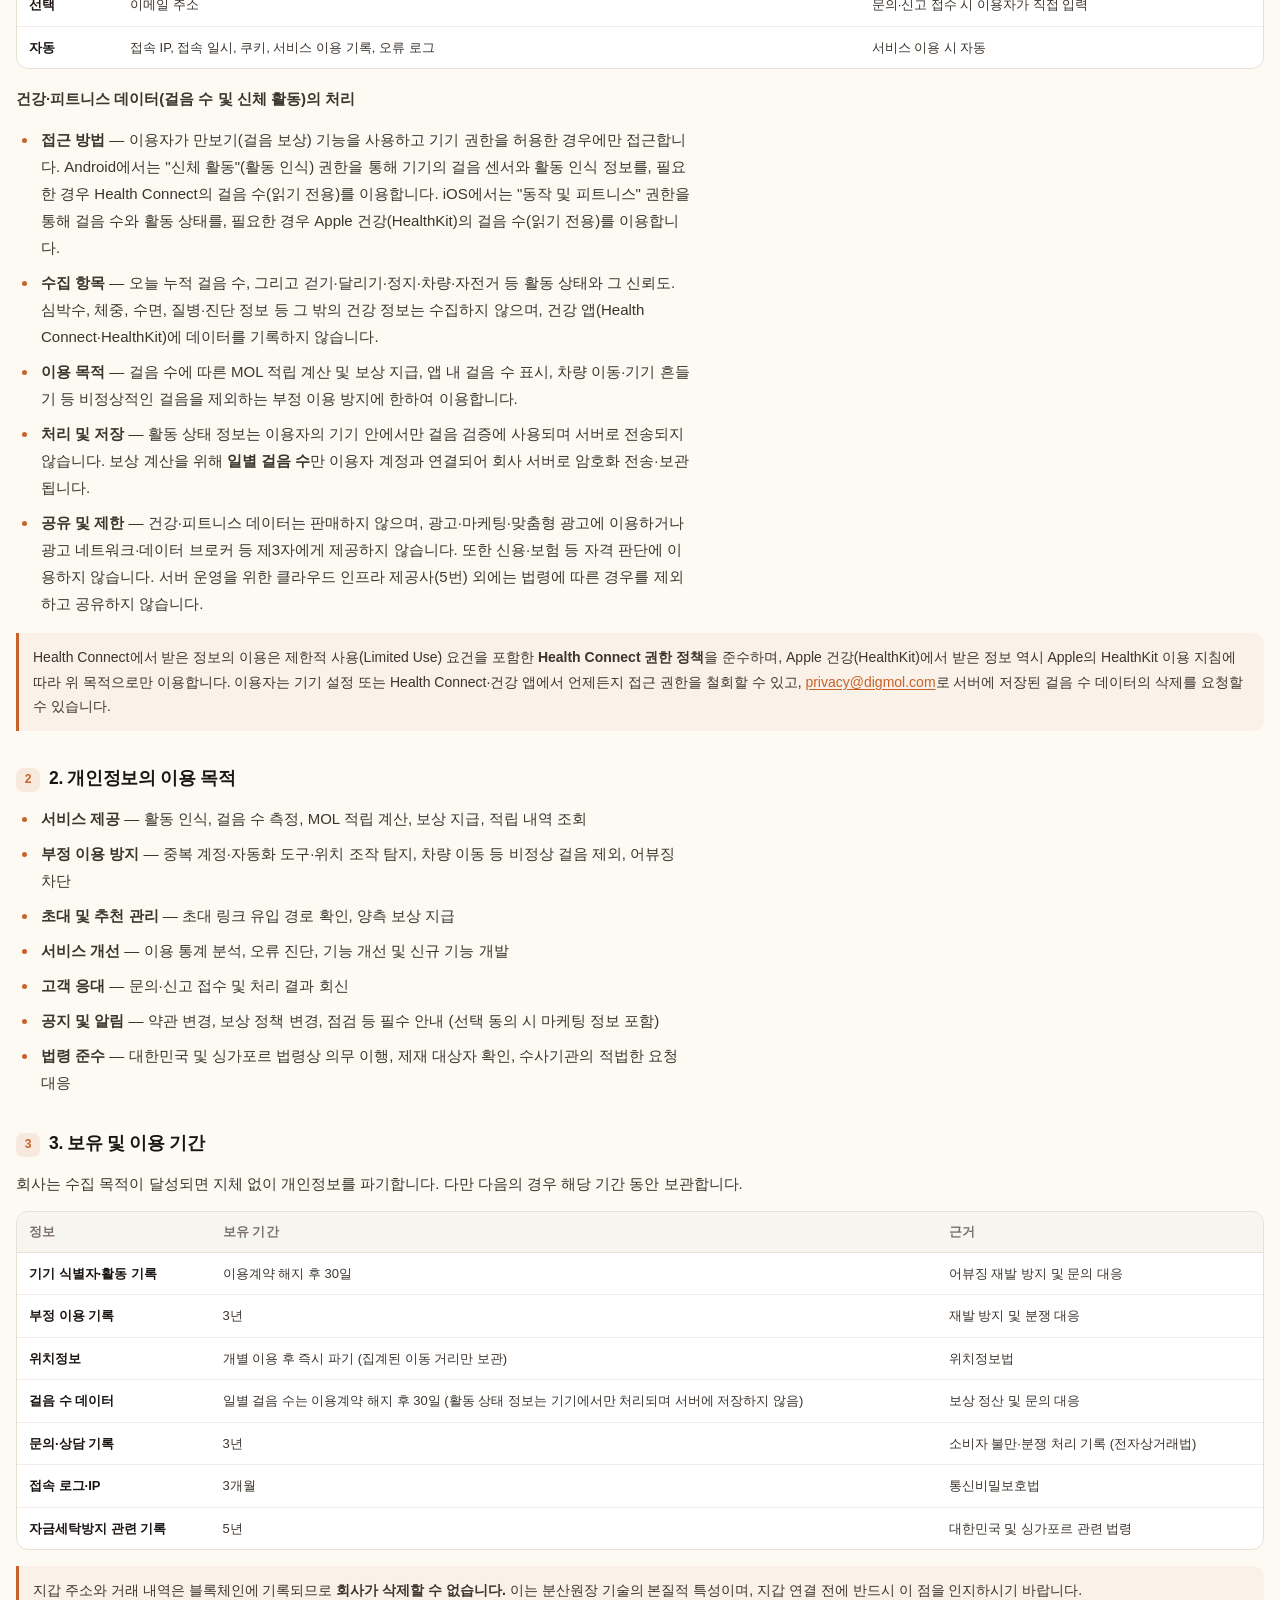
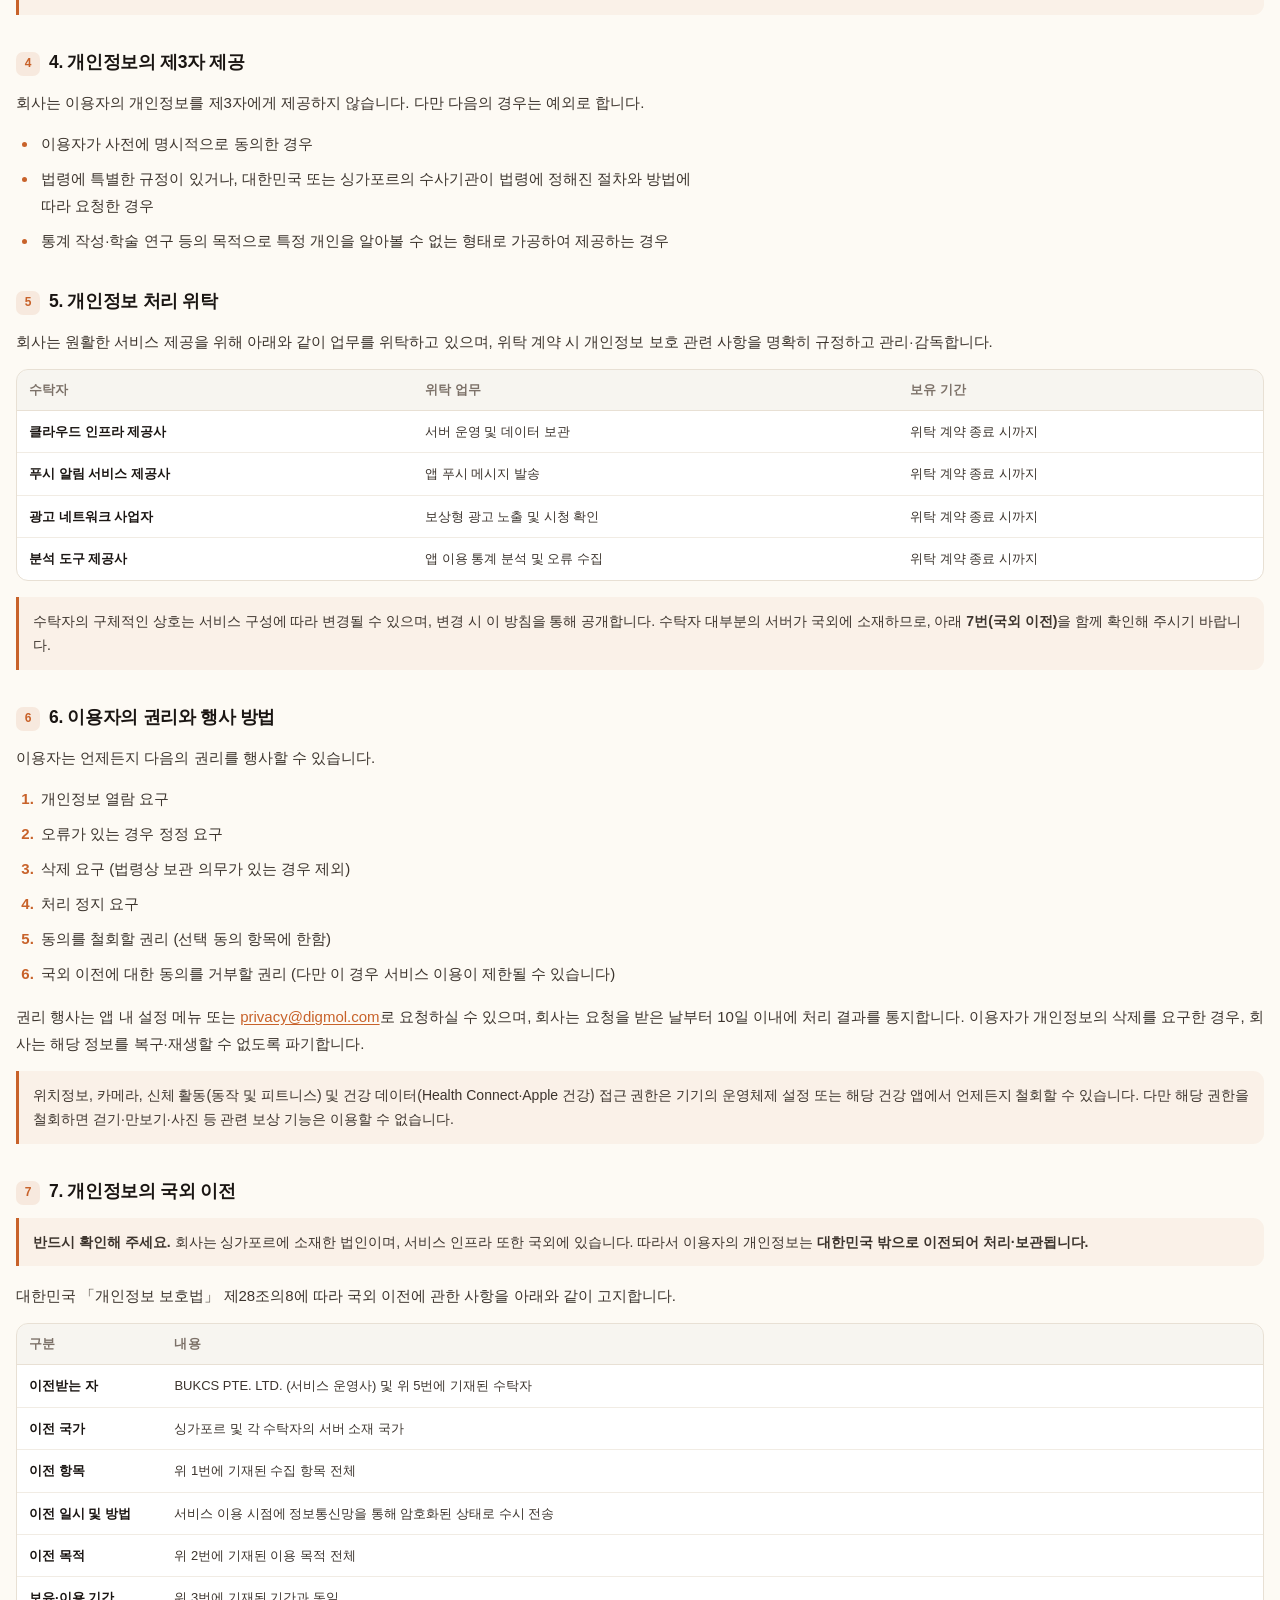
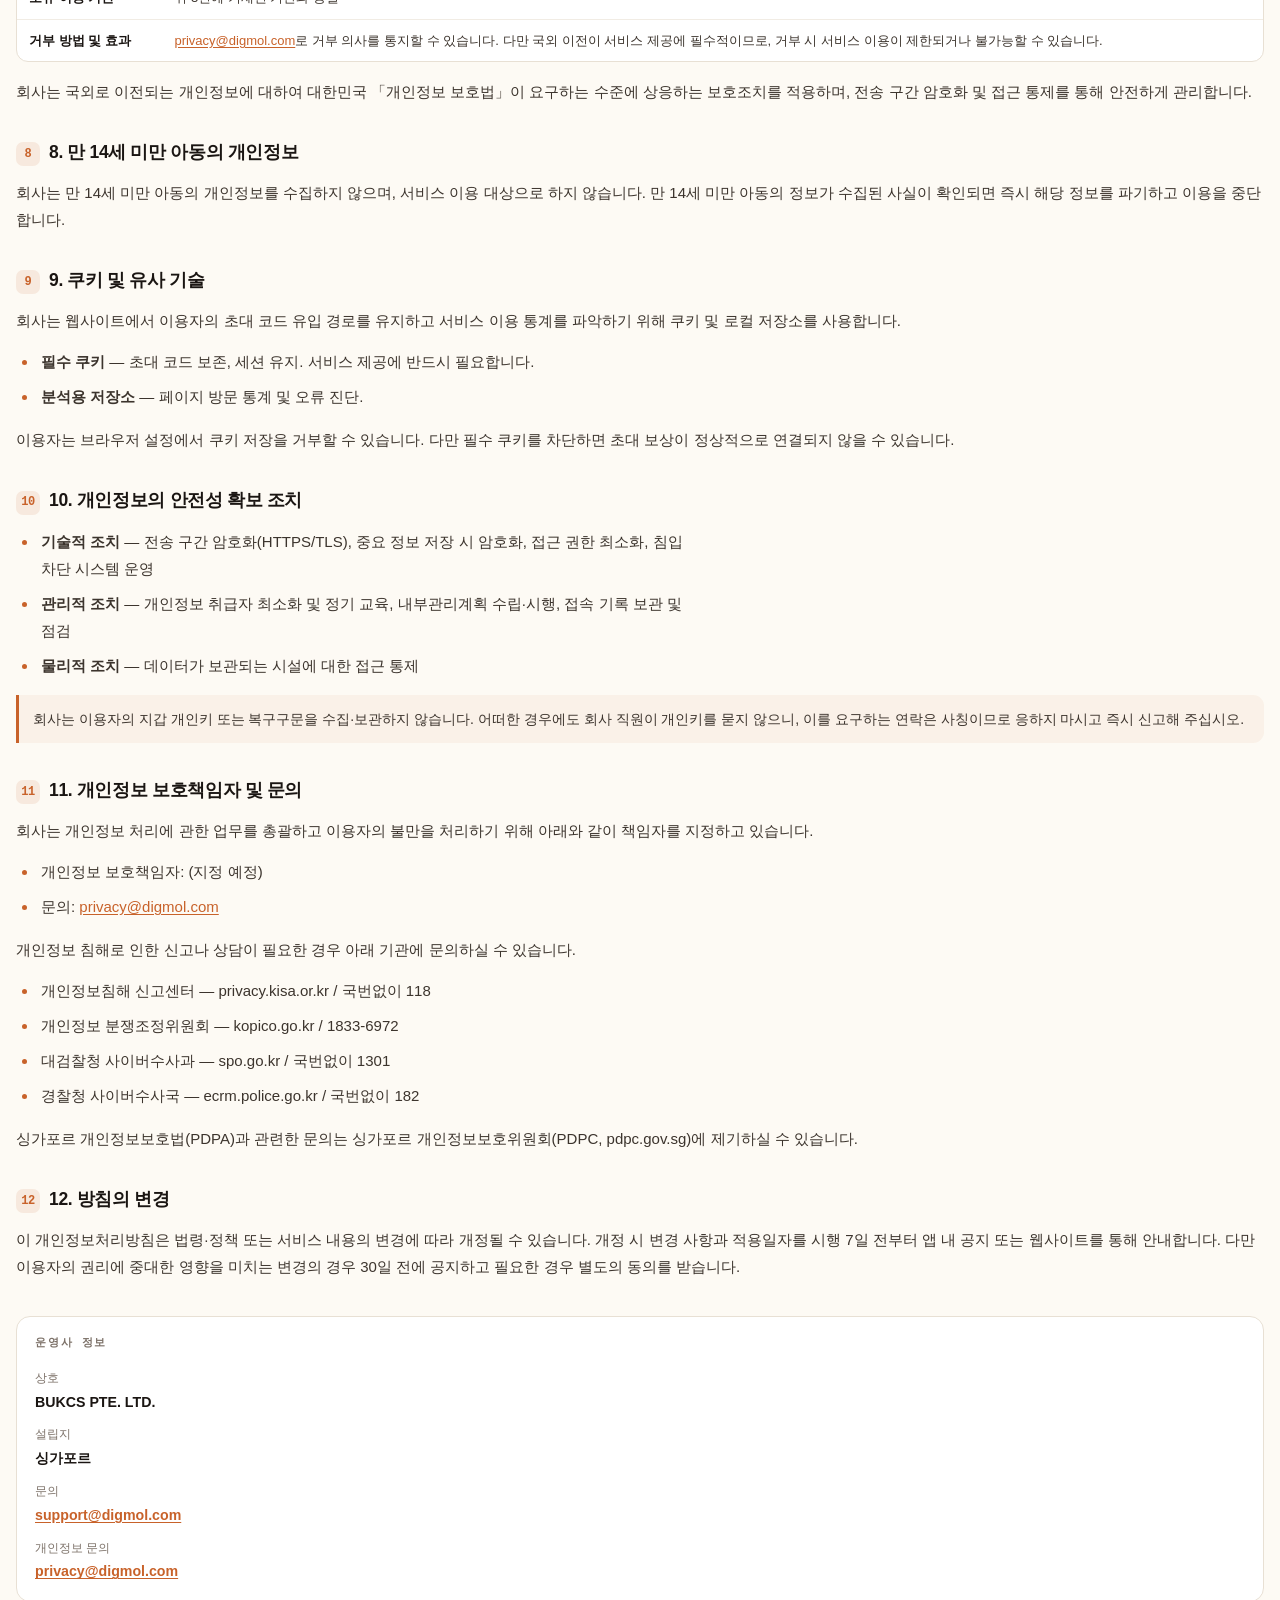
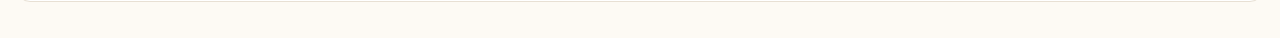
<file: digmol/privacy_ko.html>
<!DOCTYPE html>
<html lang="ko">
<head>
<meta charset="UTF-8">
<meta name="viewport" content="width=device-width, initial-scale=1, viewport-fit=cover">
<meta name="format-detection" content="telephone=no">
<title>개인정보처리방침 · DigMol</title>
<style>
/* ═══════════════════════════════════════════
   DigMol — 약관 / 개인정보처리방침
   style.css 다음에 로드됩니다. 랜딩의 토큰(--ink, --paper 등)이
   있으면 그걸 쓰고, 없으면 아래 폴백 값으로 떨어집니다.
   ═══════════════════════════════════════════ */

.legal-body {
  --lg-ink:    var(--ink, #1a1512);
  --lg-mute:   var(--mute, #7c7168);
  --lg-paper:  var(--paper, #fdfaf4);
  --lg-line:   var(--line, #e8e0d4);
  --lg-accent: var(--accent, #c8622a);
  --lg-card:   #fff;

  background: var(--lg-paper);
  color: var(--lg-ink);
  -webkit-font-smoothing: antialiased;
}

.legal-body #nav .nav-links a.on {
  color: var(--lg-accent);
  font-weight: 700;
}

/* ─────────── 레이아웃 ─────────── */
.legal-wrap {
  max-width: 1080px;
  margin: 0 auto;
  padding: 108px 22px 80px;
}

.legal-cols {
  display: grid;
  grid-template-columns: 232px minmax(0, 1fr);
  gap: 48px;
  align-items: start;
}

/* ─────────── 헤더 ─────────── */
.legal-head {
  padding-bottom: 34px;
  margin-bottom: 40px;
  border-bottom: 1px solid var(--lg-line);
}

.legal-kicker {
  font-family: 'JetBrains Mono', monospace;
  font-size: 11.5px;
  font-weight: 700;
  letter-spacing: .18em;
  color: var(--lg-accent);
  margin-bottom: 14px;
}

.legal-head h1 {
  font-size: clamp(30px, 5vw, 46px);
  font-weight: 800;
  letter-spacing: -.03em;
  line-height: 1.14;
  margin: 0 0 18px;
}

.legal-meta {
  display: flex;
  flex-wrap: wrap;
  gap: 8px 10px;
  margin-bottom: 22px;
}

.legal-meta span {
  font-size: 12.5px;
  color: var(--lg-mute);
  background: var(--lg-card);
  border: 1px solid var(--lg-line);
  border-radius: 999px;
  padding: 5px 13px;
}

.legal-meta b {
  color: var(--lg-ink);
  font-weight: 600;
  margin-left: 3px;
}

.legal-lead {
  font-size: 16.5px;
  line-height: 1.78;
  color: var(--lg-mute);
  max-width: 74ch;
  margin: 0;
}

/* ─────────── 목차 ─────────── */
.legal-toc {
  position: sticky;
  top: 92px;
}

.toc-t {
  font-family: 'JetBrains Mono', monospace;
  font-size: 11px;
  font-weight: 700;
  letter-spacing: .16em;
  color: var(--lg-mute);
  margin-bottom: 14px;
}

.legal-toc ol {
  list-style: none;
  margin: 0;
  padding: 0;
  counter-reset: toc;
  border-left: 2px solid var(--lg-line);
}

.legal-toc li { counter-increment: toc; }

.legal-toc a {
  display: block;
  padding: 7px 0 7px 15px;
  margin-left: -2px;
  border-left: 2px solid transparent;
  font-size: 13.5px;
  line-height: 1.45;
  color: var(--lg-mute);
  text-decoration: none;
  transition: color .16s, border-color .16s;
}

.legal-toc a:hover { color: var(--lg-ink); }

.legal-toc a.on {
  color: var(--lg-accent);
  border-left-color: var(--lg-accent);
  font-weight: 600;
}

/* ─────────── 본문 ─────────── */
.legal-doc { min-width: 0; }

.legal-s { scroll-margin-top: 92px; margin-bottom: 46px; }

.legal-s h2 {
  display: flex;
  align-items: baseline;
  gap: 11px;
  font-size: 20px;
  font-weight: 750;
  letter-spacing: -.02em;
  line-height: 1.35;
  margin: 0 0 16px;
}

.s-no {
  flex: none;
  font-family: 'JetBrains Mono', monospace;
  font-size: 12px;
  font-weight: 700;
  color: var(--lg-accent);
  background: color-mix(in srgb, var(--lg-accent) 11%, transparent);
  border-radius: 7px;
  min-width: 24px;
  height: 24px;
  display: grid;
  place-items: center;
  transform: translateY(-1px);
}

.legal-doc p {
  font-size: 15.2px;
  line-height: 1.85;
  color: #3c342d;
  margin: 0 0 14px;
  max-width: 76ch;
}

.legal-doc ul,
.legal-doc ol {
  margin: 0 0 16px;
  padding-left: 22px;
  max-width: 76ch;
}

.legal-doc li {
  font-size: 15.2px;
  line-height: 1.82;
  color: #3c342d;
  margin-bottom: 8px;
  padding-left: 3px;
}

.legal-doc li::marker { color: var(--lg-accent); font-weight: 600; }

.legal-doc a { color: var(--lg-accent); text-decoration: underline; text-underline-offset: 2px; }

/* ─────────── 요약 박스 ─────────── */
.legal-tldr {
  background: var(--lg-card);
  border: 1px solid var(--lg-line);
  border-radius: 16px;
  padding: 22px 24px 18px;
  margin-bottom: 42px;
}

.tldr-t {
  font-size: 13px;
  font-weight: 750;
  letter-spacing: -.01em;
  margin-bottom: 12px;
  color: var(--lg-ink);
}

.tldr-t::before { content: '◆'; color: var(--lg-accent); margin-right: 7px; font-size: 10px; }

.legal-tldr ul { list-style: none; padding: 0; margin: 0 0 12px; }

.legal-tldr li {
  position: relative;
  padding-left: 20px;
  font-size: 14.4px;
  line-height: 1.72;
  margin-bottom: 9px;
}

.legal-tldr li::before {
  content: '';
  position: absolute;
  left: 4px; top: 10px;
  width: 6px; height: 6px;
  border-radius: 50%;
  background: var(--lg-accent);
}

.tldr-note {
  font-size: 12.2px;
  color: var(--lg-mute);
  padding-top: 11px;
  border-top: 1px dashed var(--lg-line);
}

/* ─────────── 강조 노트 ─────────── */
.legal-note {
  background: color-mix(in srgb, var(--lg-accent) 6%, transparent);
  border-left: 3px solid var(--lg-accent);
  border-radius: 0 11px 11px 0;
  padding: 14px 18px;
  font-size: 14.4px;
  line-height: 1.75;
  color: #3c342d;
  margin: 0 0 16px;
  max-width: 76ch;
}

/* ─────────── 표 ─────────── */
.legal-table-x {
  overflow-x: auto;
  margin: 0 0 18px;
  border: 1px solid var(--lg-line);
  border-radius: 13px;
  background: var(--lg-card);
  -webkit-overflow-scrolling: touch;
}

.legal-table {
  width: 100%;
  border-collapse: collapse;
  font-size: 14px;
  min-width: 480px;
}

.legal-table th {
  text-align: left;
  font-weight: 700;
  font-size: 12.5px;
  letter-spacing: .01em;
  color: var(--lg-mute);
  padding: 12px 16px;
  background: color-mix(in srgb, var(--lg-line) 34%, transparent);
  border-bottom: 1px solid var(--lg-line);
  white-space: nowrap;
}

.legal-table td {
  padding: 13px 16px;
  line-height: 1.65;
  color: #3c342d;
  border-bottom: 1px solid color-mix(in srgb, var(--lg-line) 62%, transparent);
  vertical-align: top;
}

.legal-table tr:last-child td { border-bottom: none; }
.legal-table td:first-child { font-weight: 600; white-space: nowrap; color: var(--lg-ink); }

/* ─────────── 사업자 정보 ─────────── */
.legal-contact {
  background: var(--lg-card);
  border: 1px solid var(--lg-line);
  border-radius: 16px;
  padding: 24px;
  margin-top: 52px;
}

.lc-t {
  font-family: 'JetBrains Mono', monospace;
  font-size: 11px;
  font-weight: 700;
  letter-spacing: .16em;
  color: var(--lg-mute);
  margin-bottom: 16px;
}

.lc-grid {
  display: grid;
  grid-template-columns: repeat(auto-fit, minmax(210px, 1fr));
  gap: 14px 26px;
}

.lc-grid > div { display: flex; flex-direction: column; gap: 3px; }
.lc-grid span { font-size: 11.8px; color: var(--lg-mute); }
.lc-grid b { font-size: 14.2px; font-weight: 600; word-break: break-all; }

/* ─────────── 반응형 ─────────── */
@media (max-width: 900px) {
  .legal-cols { grid-template-columns: 1fr; gap: 30px; }

  .legal-toc {
    position: static;
    background: var(--lg-card);
    border: 1px solid var(--lg-line);
    border-radius: 14px;
    padding: 18px 20px;
  }

  .legal-toc ol {
    border-left: none;
    columns: 2;
    column-gap: 22px;
  }

  .legal-toc a {
    padding: 5px 0;
    margin-left: 0;
    border-left: none;
    break-inside: avoid;
  }

  .legal-toc a.on { border-left: none; }
}

@media (max-width: 560px) {
  .legal-wrap { padding: 92px 17px 64px; }
  .legal-toc ol { columns: 1; }
  .legal-doc p, .legal-doc li { font-size: 14.8px; }
  .legal-s h2 { font-size: 18px; }
  .legal-contact { padding: 20px; }
}



.legal-xlate {
  display: flex;
  gap: 10px;
  align-items: flex-start;
  background: color-mix(in srgb, var(--lg-accent, #c8622a) 7%, transparent);
  border: 1px solid color-mix(in srgb, var(--lg-accent, #c8622a) 24%, transparent);
  border-radius: 12px;
  padding: 13px 16px;
  margin: 0 0 26px;
  font-size: 13.4px;
  line-height: 1.7;
  color: var(--lg-mute, #7c7168);
}
.legal-xlate b { color: var(--lg-ink, #1a1512); font-weight: 650; }
.legal-xlate::before { content: '⚖'; flex: none; opacity: .65; }


/* ── Mobile WebView overrides ── */
*, *::before, *::after { box-sizing: border-box; }
html, body {
  margin: 0;
  padding: 0;
  background: #fdfaf4;
  color: #1a1512;
  -webkit-text-size-adjust: 100%;
  text-size-adjust: 100%;
  overflow-x: hidden;
}
body {
  font-family: -apple-system, BlinkMacSystemFont, 'Segoe UI', 'Pretendard',
    'Noto Sans KR', 'Noto Sans JP', 'Noto Sans SC', 'Hiragino Sans',
    'Apple SD Gothic Neo', sans-serif;
  line-height: 1.6;
  padding: env(safe-area-inset-top, 0) env(safe-area-inset-right, 0)
           env(safe-area-inset-bottom, 0) env(safe-area-inset-left, 0);
}
.legal-body {
  --lg-ink: #1a1512;
  --lg-mute: #7c7168;
  --lg-paper: #fdfaf4;
  --lg-line: #e8e0d4;
  --lg-accent: #c8622a;
  --lg-card: #fff;
  background: var(--lg-paper);
  color: var(--lg-ink);
  -webkit-font-smoothing: antialiased;
}
.legal-wrap {
  max-width: 100% !important;
  margin: 0 auto;
  padding: 16px 16px 48px !important;
}
.legal-cols {
  display: block !important;
}
.legal-toc {
  position: static !important;
  background: var(--lg-card);
  border: 1px solid var(--lg-line);
  border-radius: 14px;
  padding: 16px 18px;
  margin-bottom: 28px;
  top: auto;
}
.legal-toc ol {
  border-left: none !important;
  columns: 1 !important;
  list-style: none;
  margin: 0;
  padding: 0;
  counter-reset: toc;
}
.legal-toc a {
  padding: 8px 0 !important;
  margin-left: 0 !important;
  border-left: none !important;
  font-size: 14px;
  line-height: 1.4;
}
.legal-toc a.on {
  border-left: none !important;
  color: var(--lg-accent);
  font-weight: 600;
}
.legal-s { scroll-margin-top: 12px; margin-bottom: 36px; }
.legal-head { padding-bottom: 24px; margin-bottom: 28px; }
.legal-head h1 {
  font-size: 26px !important;
  font-weight: 800;
  letter-spacing: -0.03em;
  line-height: 1.2;
  margin: 0 0 14px;
}
.legal-lead { font-size: 15px; line-height: 1.75; max-width: none; }
.legal-meta { gap: 6px 8px; margin-bottom: 16px; }
.legal-meta span { font-size: 12px; padding: 5px 11px; }
.legal-doc p,
.legal-doc li { font-size: 15px !important; line-height: 1.8; max-width: none; }
.legal-s h2 { font-size: 17.5px !important; gap: 9px; margin: 0 0 12px; }
.legal-table {
  min-width: 520px;
  width: 100%;
  font-size: 13px;
}
.legal-table th,
.legal-table td {
  padding: 10px 12px;
  word-break: break-word;
}
.legal-table td:first-child {
  white-space: normal;
  min-width: 72px;
}
.legal-table-x {
  margin: 0 0 16px;
  border-radius: 12px;
  -webkit-overflow-scrolling: touch;
}
.legal-tldr { padding: 18px 16px 14px; margin-bottom: 28px; border-radius: 14px; }
.legal-tldr li { font-size: 14px; }
.legal-note { font-size: 14px; padding: 12px 14px; max-width: none; }
.legal-contact { padding: 18px; margin-top: 36px; border-radius: 14px; }
.lc-grid {
  grid-template-columns: 1fr !important;
  gap: 12px;
}
a { -webkit-tap-highlight-color: rgba(200, 98, 42, 0.15); }

</style>
</head>
<body class="legal-body">
<main class="legal-wrap">
<header class="legal-head">
    <div class="legal-kicker">PRIVACY</div>
    <h1>개인정보처리방침</h1>
    <div class="legal-meta">
      <span>시행일<b>2026년 1월 1일</b></span>
      <span>최종 수정<b>2026년 10월 14일</b></span>
      <span>버전<b>1.1</b></span>
    </div>
    <p class="legal-lead">싱가포르 법인 BUKCS PTE. LTD.(이하 &#34;회사&#34;)는 이용자의 개인정보를 중요하게 생각하며, 대한민국 「개인정보 보호법」 및 싱가포르 「개인정보보호법(PDPA)」 등 관련 법령을 준수합니다. 이 방침은 DigMol 앱 및 웹사이트에서 어떤 정보를 어떻게 수집·이용·보관·파기하는지, 그리고 국외로 어떻게 이전하는지 설명합니다.</p>
  </header>

  
  

  
  

  <div class="legal-cols">

    <aside class="legal-toc">
      <div class="toc-t">목차</div>
      <ol>
        
          <li><a href="#s1">1. 수집하는 개인정보 항목</a></li>
        
          <li><a href="#s2">2. 개인정보의 이용 목적</a></li>
        
          <li><a href="#s3">3. 보유 및 이용 기간</a></li>
        
          <li><a href="#s4">4. 개인정보의 제3자 제공</a></li>
        
          <li><a href="#s5">5. 개인정보 처리 위탁</a></li>
        
          <li><a href="#s6">6. 이용자의 권리와 행사 방법</a></li>
        
          <li><a href="#s7">7. 개인정보의 국외 이전</a></li>
        
          <li><a href="#s8">8. 만 14세 미만 아동의 개인정보</a></li>
        
          <li><a href="#s9">9. 쿠키 및 유사 기술</a></li>
        
          <li><a href="#s10">10. 개인정보의 안전성 확보 조치</a></li>
        
          <li><a href="#s11">11. 개인정보 보호책임자 및 문의</a></li>
        
          <li><a href="#s12">12. 방침의 변경</a></li>
        
      </ol>
    </aside>

    <article class="legal-doc">

      
        <div class="legal-tldr">
          <div class="tldr-t">핵심 요약</div>
          <ul>
            <li>운영사는 싱가포르 법인입니다. <b>수집된 정보는 국외에서 처리·보관됩니다.</b> (아래 7번 참조)</li><li>회원가입을 받지 않습니다. 이름·주민등록번호 같은 정보는 수집하지 않습니다.</li><li>적립과 부정 방지를 위해 <b>기기 식별자, 지갑 주소, 활동 기록</b>을 처리합니다.</li><li>위치정보와 카메라는 해당 기능을 쓸 때만, 이용자가 허용한 경우에만 접근합니다.</li><li>걸음 보상(만보기)을 위해 <b>걸음 수와 신체 활동 인식 정보(건강·피트니스 데이터)</b>를 이용자가 허용한 경우에만 읽습니다. 이 데이터는 광고에 쓰거나 판매하지 않습니다. (아래 1번 참조)</li><li>언제든 열람·삭제를 요청할 수 있습니다. 다만 <b>블록체인에 기록된 거래는 기술적으로 삭제할 수 없습니다.</b></li>
          </ul>
          <div class="tldr-note">아래 요약은 이해를 돕기 위한 것이며, 법적 효력은 본문에 있습니다.</div>
        </div>
      

      
        <section class="legal-s" id="s1">
          <h2><span class="s-no">1</span>1. 수집하는 개인정보 항목</h2>

          
            
              <p>회사는 서비스 제공에 필요한 최소한의 정보만 수집합니다. 회원가입 절차가 없으므로 이름, 생년월일, 주민등록번호 등 식별 정보는 수집하지 않습니다.</p>

            
          
            
              <div class="legal-table-x">
                <table class="legal-table">
                  <thead><tr>
                    <th>구분</th><th>항목</th><th>수집 시점</th>
                  </tr></thead>
                  <tbody>
                    
                      <tr><td>필수</td><td>기기 식별자(광고 식별자 등), OS·기기 모델, 앱 버전</td><td>앱 최초 실행 시 자동</td></tr>
                    
                      <tr><td>필수</td><td>블록체인 지갑 주소, 거래 해시</td><td>지갑 연결 및 보상 지급 시</td></tr>
                    
                      <tr><td>필수</td><td>활동 기록(적립 내역, 시각, 부스터 배율), 초대 코드·유입 경로</td><td>서비스 이용 시 자동</td></tr>
                    
                      <tr><td>선택</td><td>위치정보(GPS 좌표, 이동 거리)</td><td>걷기 보상 기능 사용 시 (동의 후)</td></tr>
                    
                      <tr><td>선택</td><td>건강·피트니스 데이터: 걸음 수, 신체 활동 인식 정보(걷기·달리기·정지·차량·자전거 상태)</td><td>만보기(걸음 보상) 기능 사용 시 (권한 허용 후)</td></tr>
                    
                      <tr><td>선택</td><td>사진 및 촬영 메타데이터</td><td>사진 등록 기능 사용 시 (동의 후)</td></tr>
                    
                      <tr><td>선택</td><td>푸시 알림 토큰</td><td>알림 수신 동의 시</td></tr>
                    
                      <tr><td>선택</td><td>이메일 주소</td><td>문의·신고 접수 시 이용자가 직접 입력</td></tr>
                    
                      <tr><td>자동</td><td>접속 IP, 접속 일시, 쿠키, 서비스 이용 기록, 오류 로그</td><td>서비스 이용 시 자동</td></tr>
                    
                  </tbody>
                </table>
              </div>
            
          
            
              <p id="health"><b>건강·피트니스 데이터(걸음 수 및 신체 활동)의 처리</b></p>

            
          
            
              <ul><li><b>접근 방법</b> — 이용자가 만보기(걸음 보상) 기능을 사용하고 기기 권한을 허용한 경우에만 접근합니다. Android에서는 &#34;신체 활동&#34;(활동 인식) 권한을 통해 기기의 걸음 센서와 활동 인식 정보를, 필요한 경우 Health Connect의 걸음 수(읽기 전용)를 이용합니다. iOS에서는 &#34;동작 및 피트니스&#34; 권한을 통해 걸음 수와 활동 상태를, 필요한 경우 Apple 건강(HealthKit)의 걸음 수(읽기 전용)를 이용합니다.</li><li><b>수집 항목</b> — 오늘 누적 걸음 수, 그리고 걷기·달리기·정지·차량·자전거 등 활동 상태와 그 신뢰도. 심박수, 체중, 수면, 질병·진단 정보 등 그 밖의 건강 정보는 수집하지 않으며, 건강 앱(Health Connect·HealthKit)에 데이터를 기록하지 않습니다.</li><li><b>이용 목적</b> — 걸음 수에 따른 MOL 적립 계산 및 보상 지급, 앱 내 걸음 수 표시, 차량 이동·기기 흔들기 등 비정상적인 걸음을 제외하는 부정 이용 방지에 한하여 이용합니다.</li><li><b>처리 및 저장</b> — 활동 상태 정보는 이용자의 기기 안에서만 걸음 검증에 사용되며 서버로 전송되지 않습니다. 보상 계산을 위해 <b>일별 걸음 수</b>만 이용자 계정과 연결되어 회사 서버로 암호화 전송·보관됩니다.</li><li><b>공유 및 제한</b> — 건강·피트니스 데이터는 판매하지 않으며, 광고·마케팅·맞춤형 광고에 이용하거나 광고 네트워크·데이터 브로커 등 제3자에게 제공하지 않습니다. 또한 신용·보험 등 자격 판단에 이용하지 않습니다. 서버 운영을 위한 클라우드 인프라 제공사(5번) 외에는 법령에 따른 경우를 제외하고 공유하지 않습니다.</li></ul>

            
          
            
              <div class="legal-note">Health Connect에서 받은 정보의 이용은 제한적 사용(Limited Use) 요건을 포함한 <b>Health Connect 권한 정책</b>을 준수하며, Apple 건강(HealthKit)에서 받은 정보 역시 Apple의 HealthKit 이용 지침에 따라 위 목적으로만 이용합니다. 이용자는 기기 설정 또는 Health Connect·건강 앱에서 언제든지 접근 권한을 철회할 수 있고, <a href="mailto:privacy@digmol.com">privacy@digmol.com</a>로 서버에 저장된 걸음 수 데이터의 삭제를 요청할 수 있습니다.</div>

            
          
        </section>
      
        <section class="legal-s" id="s2">
          <h2><span class="s-no">2</span>2. 개인정보의 이용 목적</h2>

          
            
              <ul><li><b>서비스 제공</b> — 활동 인식, 걸음 수 측정, MOL 적립 계산, 보상 지급, 적립 내역 조회</li><li><b>부정 이용 방지</b> — 중복 계정·자동화 도구·위치 조작 탐지, 차량 이동 등 비정상 걸음 제외, 어뷰징 차단</li><li><b>초대 및 추천 관리</b> — 초대 링크 유입 경로 확인, 양측 보상 지급</li><li><b>서비스 개선</b> — 이용 통계 분석, 오류 진단, 기능 개선 및 신규 기능 개발</li><li><b>고객 응대</b> — 문의·신고 접수 및 처리 결과 회신</li><li><b>공지 및 알림</b> — 약관 변경, 보상 정책 변경, 점검 등 필수 안내 (선택 동의 시 마케팅 정보 포함)</li><li><b>법령 준수</b> — 대한민국 및 싱가포르 법령상 의무 이행, 제재 대상자 확인, 수사기관의 적법한 요청 대응</li></ul>

            
          
        </section>
      
        <section class="legal-s" id="s3">
          <h2><span class="s-no">3</span>3. 보유 및 이용 기간</h2>

          
            
              <p>회사는 수집 목적이 달성되면 지체 없이 개인정보를 파기합니다. 다만 다음의 경우 해당 기간 동안 보관합니다.</p>

            
          
            
              <div class="legal-table-x">
                <table class="legal-table">
                  <thead><tr>
                    <th>정보</th><th>보유 기간</th><th>근거</th>
                  </tr></thead>
                  <tbody>
                    
                      <tr><td>기기 식별자·활동 기록</td><td>이용계약 해지 후 30일</td><td>어뷰징 재발 방지 및 문의 대응</td></tr>
                    
                      <tr><td>부정 이용 기록</td><td>3년</td><td>재발 방지 및 분쟁 대응</td></tr>
                    
                      <tr><td>위치정보</td><td>개별 이용 후 즉시 파기 (집계된 이동 거리만 보관)</td><td>위치정보법</td></tr>
                    
                      <tr><td>걸음 수 데이터</td><td>일별 걸음 수는 이용계약 해지 후 30일 (활동 상태 정보는 기기에서만 처리되며 서버에 저장하지 않음)</td><td>보상 정산 및 문의 대응</td></tr>
                    
                      <tr><td>문의·상담 기록</td><td>3년</td><td>소비자 불만·분쟁 처리 기록 (전자상거래법)</td></tr>
                    
                      <tr><td>접속 로그·IP</td><td>3개월</td><td>통신비밀보호법</td></tr>
                    
                      <tr><td>자금세탁방지 관련 기록</td><td>5년</td><td>대한민국 및 싱가포르 관련 법령</td></tr>
                    
                  </tbody>
                </table>
              </div>
            
          
            
              <div class="legal-note">지갑 주소와 거래 내역은 블록체인에 기록되므로 <b>회사가 삭제할 수 없습니다.</b> 이는 분산원장 기술의 본질적 특성이며, 지갑 연결 전에 반드시 이 점을 인지하시기 바랍니다.</div>

            
          
        </section>
      
        <section class="legal-s" id="s4">
          <h2><span class="s-no">4</span>4. 개인정보의 제3자 제공</h2>

          
            
              <p>회사는 이용자의 개인정보를 제3자에게 제공하지 않습니다. 다만 다음의 경우는 예외로 합니다.</p>

            
          
            
              <ul><li>이용자가 사전에 명시적으로 동의한 경우</li><li>법령에 특별한 규정이 있거나, 대한민국 또는 싱가포르의 수사기관이 법령에 정해진 절차와 방법에 따라 요청한 경우</li><li>통계 작성·학술 연구 등의 목적으로 특정 개인을 알아볼 수 없는 형태로 가공하여 제공하는 경우</li></ul>

            
          
        </section>
      
        <section class="legal-s" id="s5">
          <h2><span class="s-no">5</span>5. 개인정보 처리 위탁</h2>

          
            
              <p>회사는 원활한 서비스 제공을 위해 아래와 같이 업무를 위탁하고 있으며, 위탁 계약 시 개인정보 보호 관련 사항을 명확히 규정하고 관리·감독합니다.</p>

            
          
            
              <div class="legal-table-x">
                <table class="legal-table">
                  <thead><tr>
                    <th>수탁자</th><th>위탁 업무</th><th>보유 기간</th>
                  </tr></thead>
                  <tbody>
                    
                      <tr><td>클라우드 인프라 제공사</td><td>서버 운영 및 데이터 보관</td><td>위탁 계약 종료 시까지</td></tr>
                    
                      <tr><td>푸시 알림 서비스 제공사</td><td>앱 푸시 메시지 발송</td><td>위탁 계약 종료 시까지</td></tr>
                    
                      <tr><td>광고 네트워크 사업자</td><td>보상형 광고 노출 및 시청 확인</td><td>위탁 계약 종료 시까지</td></tr>
                    
                      <tr><td>분석 도구 제공사</td><td>앱 이용 통계 분석 및 오류 수집</td><td>위탁 계약 종료 시까지</td></tr>
                    
                  </tbody>
                </table>
              </div>
            
          
            
              <div class="legal-note">수탁자의 구체적인 상호는 서비스 구성에 따라 변경될 수 있으며, 변경 시 이 방침을 통해 공개합니다. 수탁자 대부분의 서버가 국외에 소재하므로, 아래 <b>7번(국외 이전)</b>을 함께 확인해 주시기 바랍니다.</div>

            
          
        </section>
      
        <section class="legal-s" id="s6">
          <h2><span class="s-no">6</span>6. 이용자의 권리와 행사 방법</h2>

          
            
              <p>이용자는 언제든지 다음의 권리를 행사할 수 있습니다.</p>

            
          
            
              <ol><li>개인정보 열람 요구</li><li>오류가 있는 경우 정정 요구</li><li>삭제 요구 (법령상 보관 의무가 있는 경우 제외)</li><li>처리 정지 요구</li><li>동의를 철회할 권리 (선택 동의 항목에 한함)</li><li>국외 이전에 대한 동의를 거부할 권리 (다만 이 경우 서비스 이용이 제한될 수 있습니다)</li></ol>

            
          
            
              <p>권리 행사는 앱 내 설정 메뉴 또는 <a href="mailto:privacy@digmol.com">privacy@digmol.com</a>로 요청하실 수 있으며, 회사는 요청을 받은 날부터 10일 이내에 처리 결과를 통지합니다. 이용자가 개인정보의 삭제를 요구한 경우, 회사는 해당 정보를 복구·재생할 수 없도록 파기합니다.</p>

            
          
            
              <div class="legal-note">위치정보, 카메라, 신체 활동(동작 및 피트니스) 및 건강 데이터(Health Connect·Apple 건강) 접근 권한은 기기의 운영체제 설정 또는 해당 건강 앱에서 언제든지 철회할 수 있습니다. 다만 해당 권한을 철회하면 걷기·만보기·사진 등 관련 보상 기능은 이용할 수 없습니다.</div>

            
          
        </section>
      
        <section class="legal-s" id="s7">
          <h2><span class="s-no">7</span>7. 개인정보의 국외 이전</h2>

          
            
              <div class="legal-note"><b>반드시 확인해 주세요.</b> 회사는 싱가포르에 소재한 법인이며, 서비스 인프라 또한 국외에 있습니다. 따라서 이용자의 개인정보는 <b>대한민국 밖으로 이전되어 처리·보관됩니다.</b></div>

            
          
            
              <p>대한민국 「개인정보 보호법」 제28조의8에 따라 국외 이전에 관한 사항을 아래와 같이 고지합니다.</p>

            
          
            
              <div class="legal-table-x">
                <table class="legal-table">
                  <thead><tr>
                    <th>구분</th><th>내용</th>
                  </tr></thead>
                  <tbody>
                    
                      <tr><td>이전받는 자</td><td>BUKCS PTE. LTD. (서비스 운영사) 및 위 5번에 기재된 수탁자</td></tr>
                    
                      <tr><td>이전 국가</td><td>싱가포르 및 각 수탁자의 서버 소재 국가</td></tr>
                    
                      <tr><td>이전 항목</td><td>위 1번에 기재된 수집 항목 전체</td></tr>
                    
                      <tr><td>이전 일시 및 방법</td><td>서비스 이용 시점에 정보통신망을 통해 암호화된 상태로 수시 전송</td></tr>
                    
                      <tr><td>이전 목적</td><td>위 2번에 기재된 이용 목적 전체</td></tr>
                    
                      <tr><td>보유·이용 기간</td><td>위 3번에 기재된 기간과 동일</td></tr>
                    
                      <tr><td>거부 방법 및 효과</td><td><a href="mailto:privacy@digmol.com">privacy@digmol.com</a>로 거부 의사를 통지할 수 있습니다. 다만 국외 이전이 서비스 제공에 필수적이므로, 거부 시 서비스 이용이 제한되거나 불가능할 수 있습니다.</td></tr>
                    
                  </tbody>
                </table>
              </div>
            
          
            
              <p>회사는 국외로 이전되는 개인정보에 대하여 대한민국 「개인정보 보호법」이 요구하는 수준에 상응하는 보호조치를 적용하며, 전송 구간 암호화 및 접근 통제를 통해 안전하게 관리합니다.</p>

            
          
        </section>
      
        <section class="legal-s" id="s8">
          <h2><span class="s-no">8</span>8. 만 14세 미만 아동의 개인정보</h2>

          
            
              <p>회사는 만 14세 미만 아동의 개인정보를 수집하지 않으며, 서비스 이용 대상으로 하지 않습니다. 만 14세 미만 아동의 정보가 수집된 사실이 확인되면 즉시 해당 정보를 파기하고 이용을 중단합니다.</p>

            
          
        </section>
      
        <section class="legal-s" id="s9">
          <h2><span class="s-no">9</span>9. 쿠키 및 유사 기술</h2>

          
            
              <p>회사는 웹사이트에서 이용자의 초대 코드 유입 경로를 유지하고 서비스 이용 통계를 파악하기 위해 쿠키 및 로컬 저장소를 사용합니다.</p>

            
          
            
              <ul><li><b>필수 쿠키</b> — 초대 코드 보존, 세션 유지. 서비스 제공에 반드시 필요합니다.</li><li><b>분석용 저장소</b> — 페이지 방문 통계 및 오류 진단.</li></ul>

            
          
            
              <p>이용자는 브라우저 설정에서 쿠키 저장을 거부할 수 있습니다. 다만 필수 쿠키를 차단하면 초대 보상이 정상적으로 연결되지 않을 수 있습니다.</p>

            
          
        </section>
      
        <section class="legal-s" id="s10">
          <h2><span class="s-no">10</span>10. 개인정보의 안전성 확보 조치</h2>

          
            
              <ul><li><b>기술적 조치</b> — 전송 구간 암호화(HTTPS/TLS), 중요 정보 저장 시 암호화, 접근 권한 최소화, 침입 차단 시스템 운영</li><li><b>관리적 조치</b> — 개인정보 취급자 최소화 및 정기 교육, 내부관리계획 수립·시행, 접속 기록 보관 및 점검</li><li><b>물리적 조치</b> — 데이터가 보관되는 시설에 대한 접근 통제</li></ul>

            
          
            
              <div class="legal-note">회사는 이용자의 지갑 개인키 또는 복구구문을 수집·보관하지 않습니다. 어떠한 경우에도 회사 직원이 개인키를 묻지 않으니, 이를 요구하는 연락은 사칭이므로 응하지 마시고 즉시 신고해 주십시오.</div>

            
          
        </section>
      
        <section class="legal-s" id="s11">
          <h2><span class="s-no">11</span>11. 개인정보 보호책임자 및 문의</h2>

          
            
              <p>회사는 개인정보 처리에 관한 업무를 총괄하고 이용자의 불만을 처리하기 위해 아래와 같이 책임자를 지정하고 있습니다.</p>

            
          
            
              <ul><li>개인정보 보호책임자: (지정 예정)</li><li>문의: <a href="mailto:privacy@digmol.com">privacy@digmol.com</a></li></ul>

            
          
            
              <p>개인정보 침해로 인한 신고나 상담이 필요한 경우 아래 기관에 문의하실 수 있습니다.</p>

            
          
            
              <ul><li>개인정보침해 신고센터 — privacy.kisa.or.kr / 국번없이 118</li><li>개인정보 분쟁조정위원회 — kopico.go.kr / 1833-6972</li><li>대검찰청 사이버수사과 — spo.go.kr / 국번없이 1301</li><li>경찰청 사이버수사국 — ecrm.police.go.kr / 국번없이 182</li></ul>

            
          
            
              <p>싱가포르 개인정보보호법(PDPA)과 관련한 문의는 싱가포르 개인정보보호위원회(PDPC, pdpc.gov.sg)에 제기하실 수 있습니다.</p>

            
          
        </section>
      
        <section class="legal-s" id="s12">
          <h2><span class="s-no">12</span>12. 방침의 변경</h2>

          
            
              <p>이 개인정보처리방침은 법령·정책 또는 서비스 내용의 변경에 따라 개정될 수 있습니다. 개정 시 변경 사항과 적용일자를 시행 7일 전부터 앱 내 공지 또는 웹사이트를 통해 안내합니다. 다만 이용자의 권리에 중대한 영향을 미치는 변경의 경우 30일 전에 공지하고 필요한 경우 별도의 동의를 받습니다.</p>

            
          
        </section>
      

      <div class="legal-contact">
        <div class="lc-t">운영사 정보</div>
        <div class="lc-grid">
          <div><span>상호</span><b>BUKCS PTE. LTD.</b></div>
          
          
          
          <div><span>설립지</span><b>싱가포르</b></div>
          <div><span>문의</span><b><a href="mailto:support@digmol.com">support@digmol.com</a></b></div>
          <div><span>개인정보 문의</span><b><a href="mailto:privacy@digmol.com">privacy@digmol.com</a></b></div>
        </div>
      </div>

</article>
  </div>
</main>
</body>
</html>
</file>
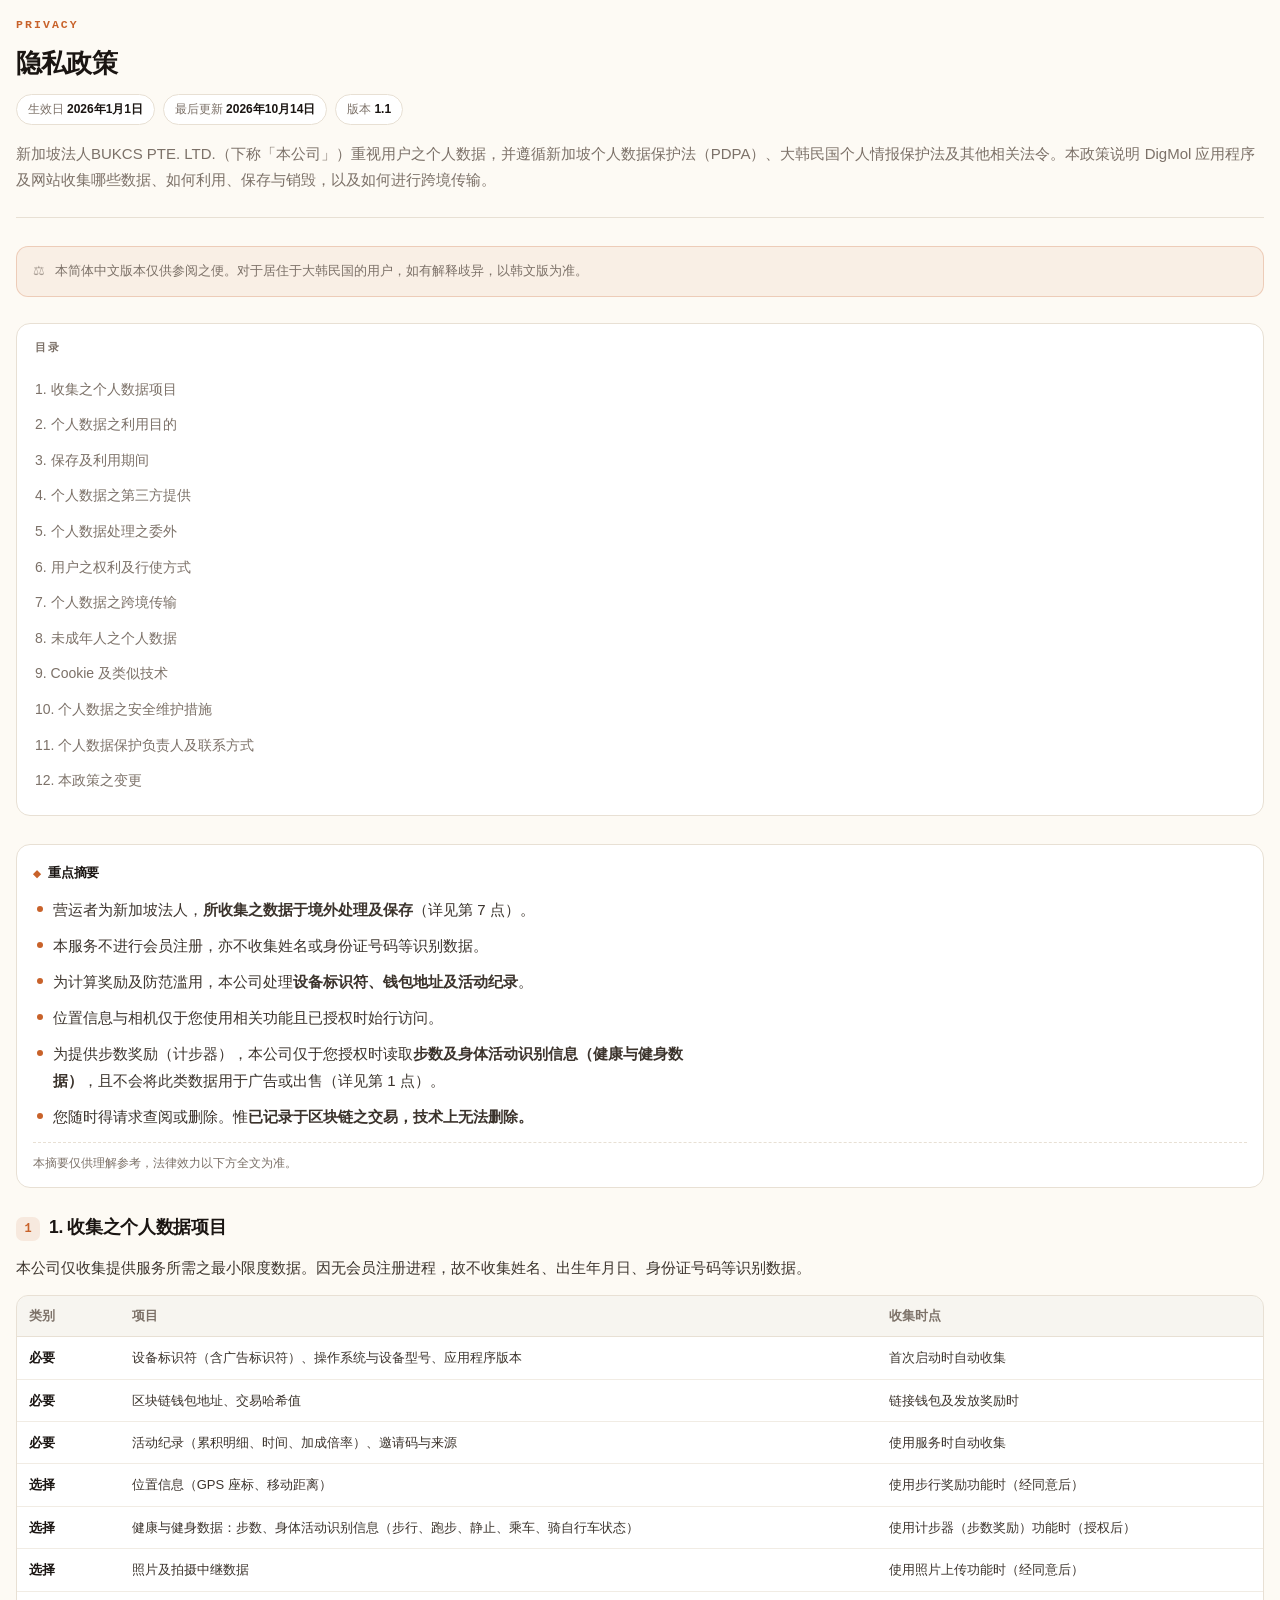
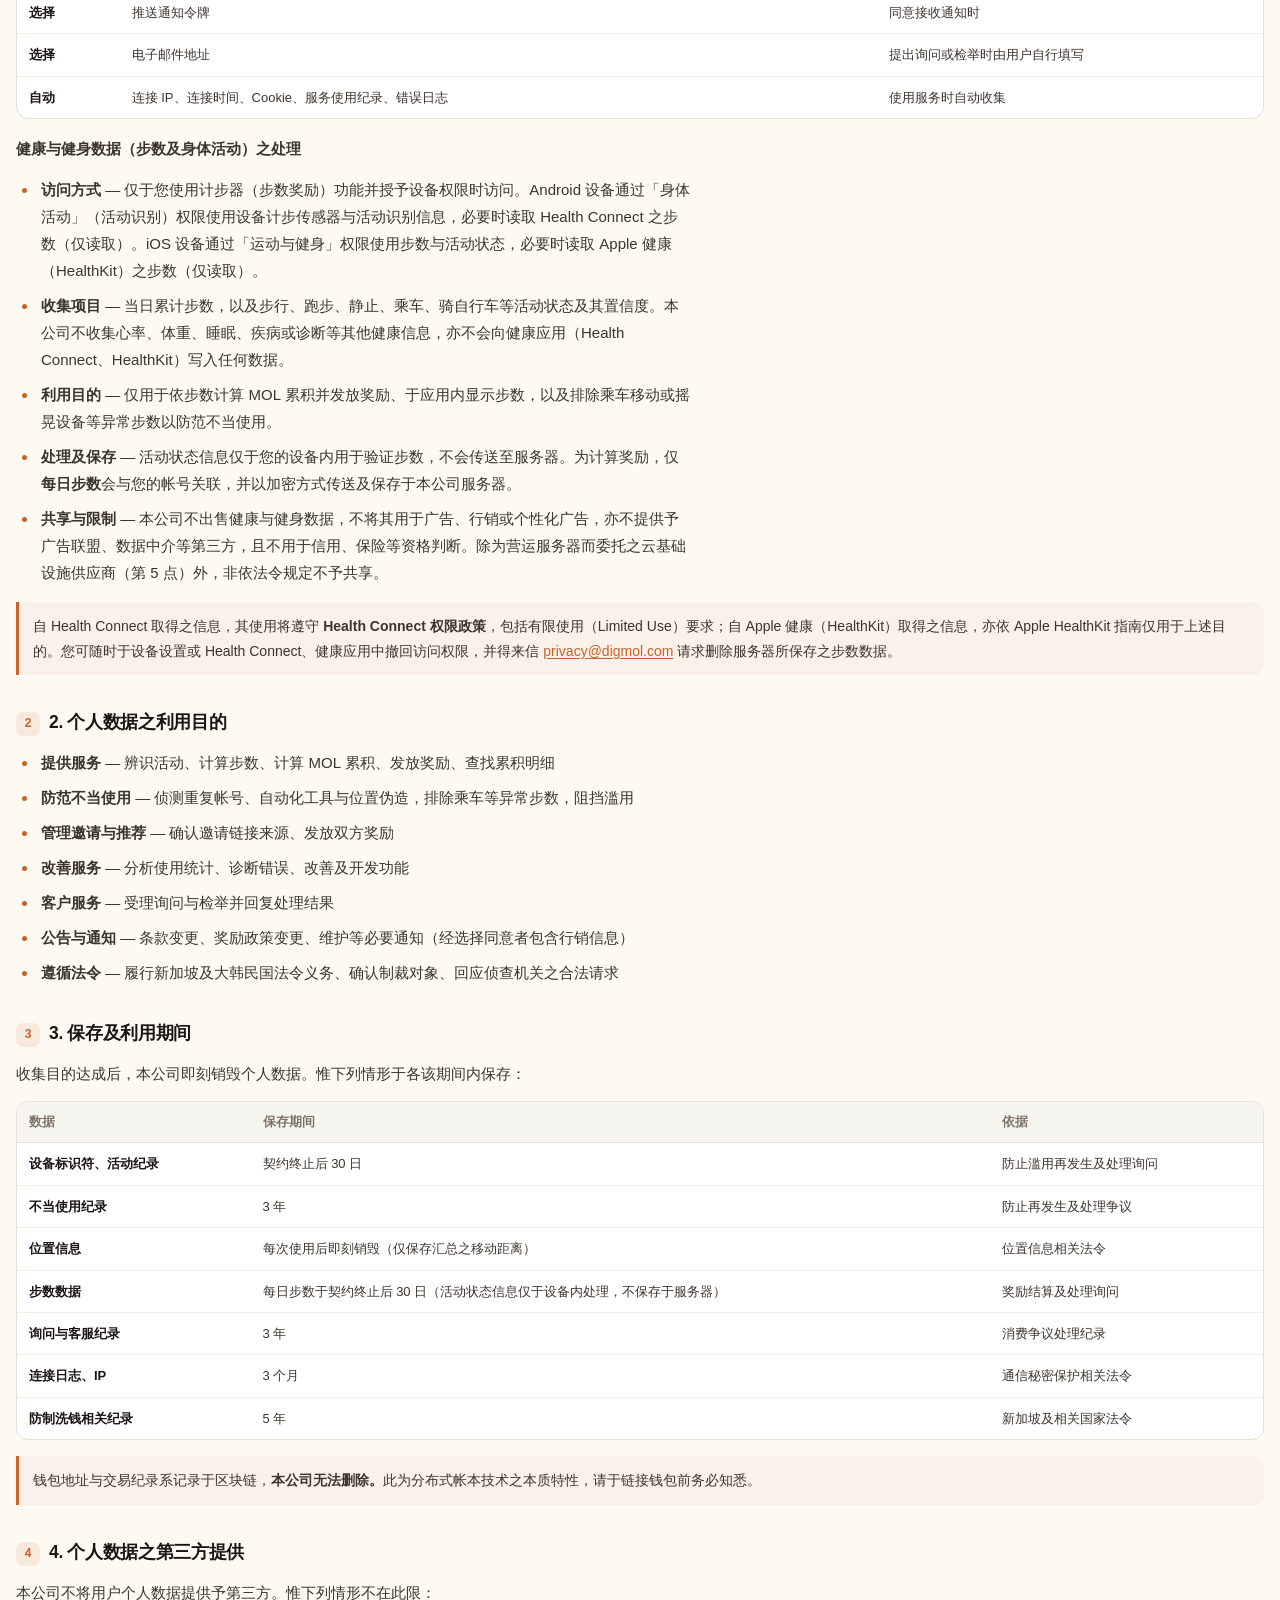
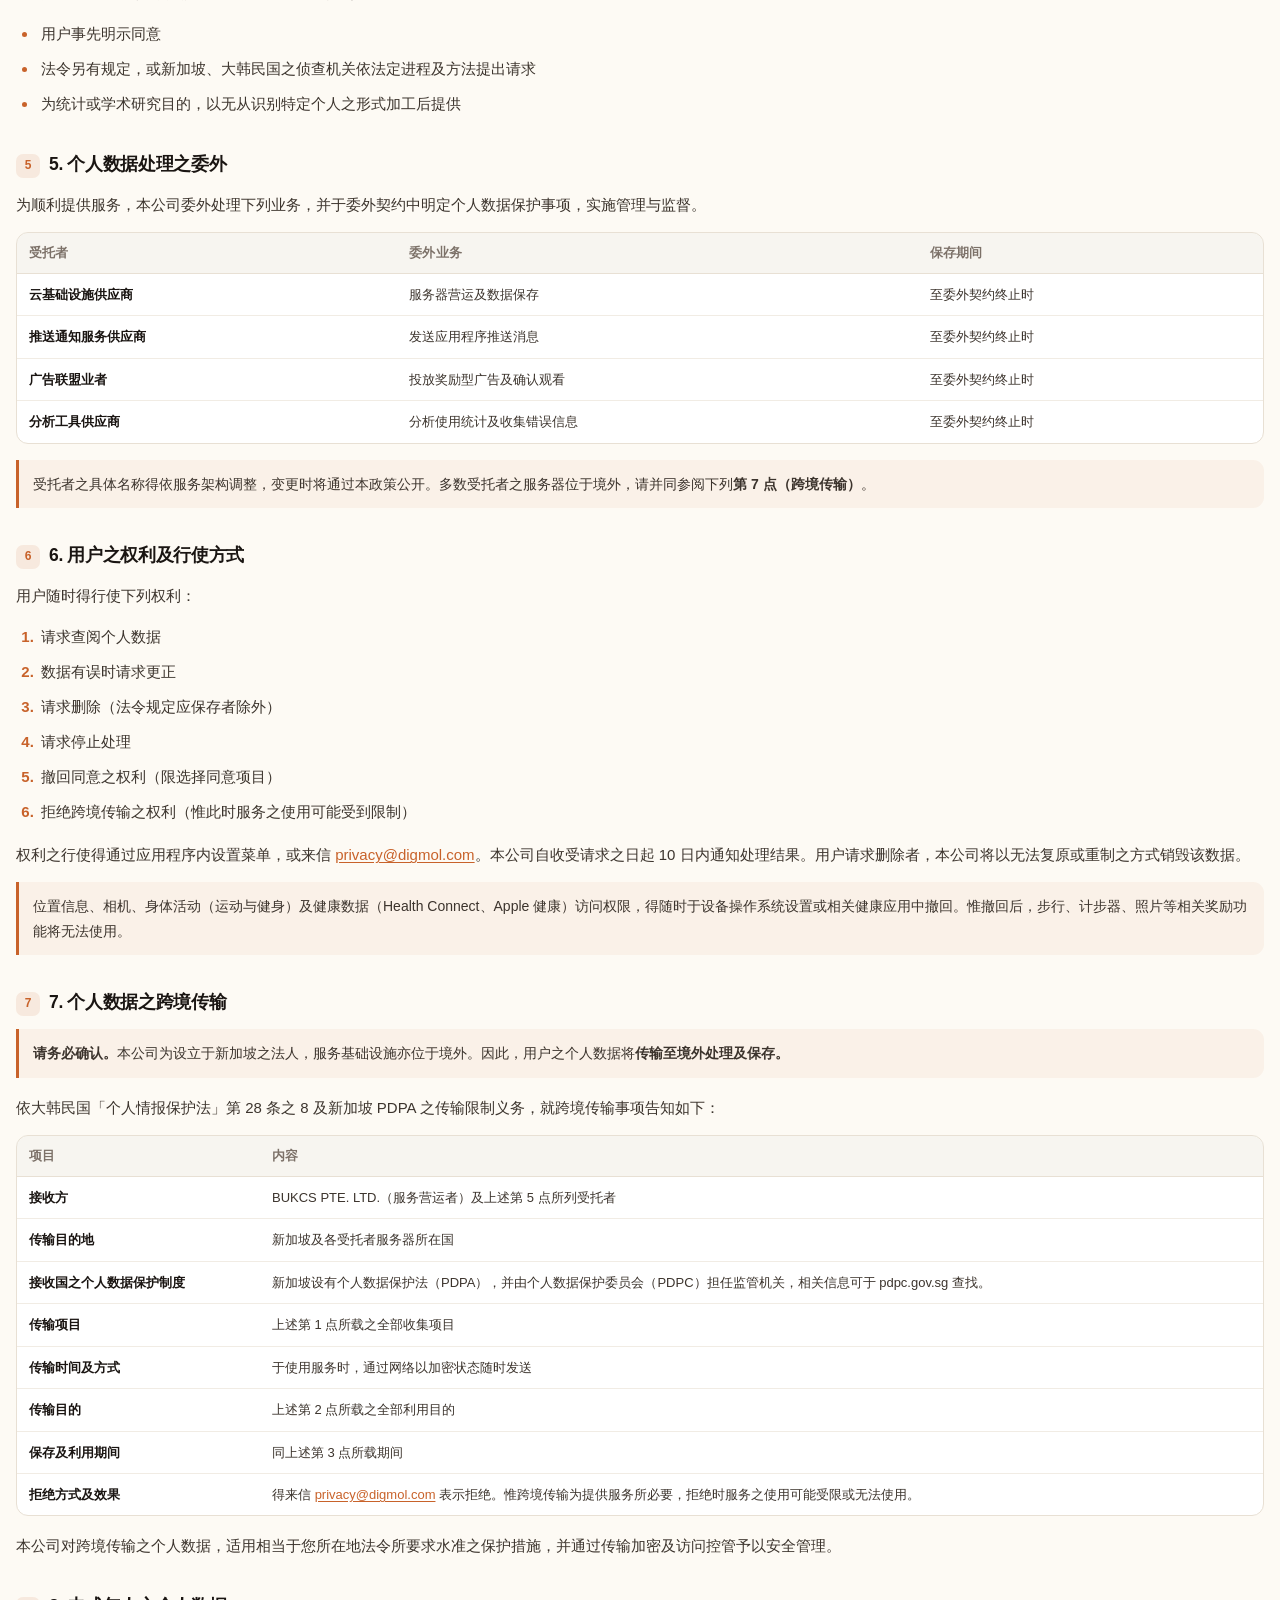
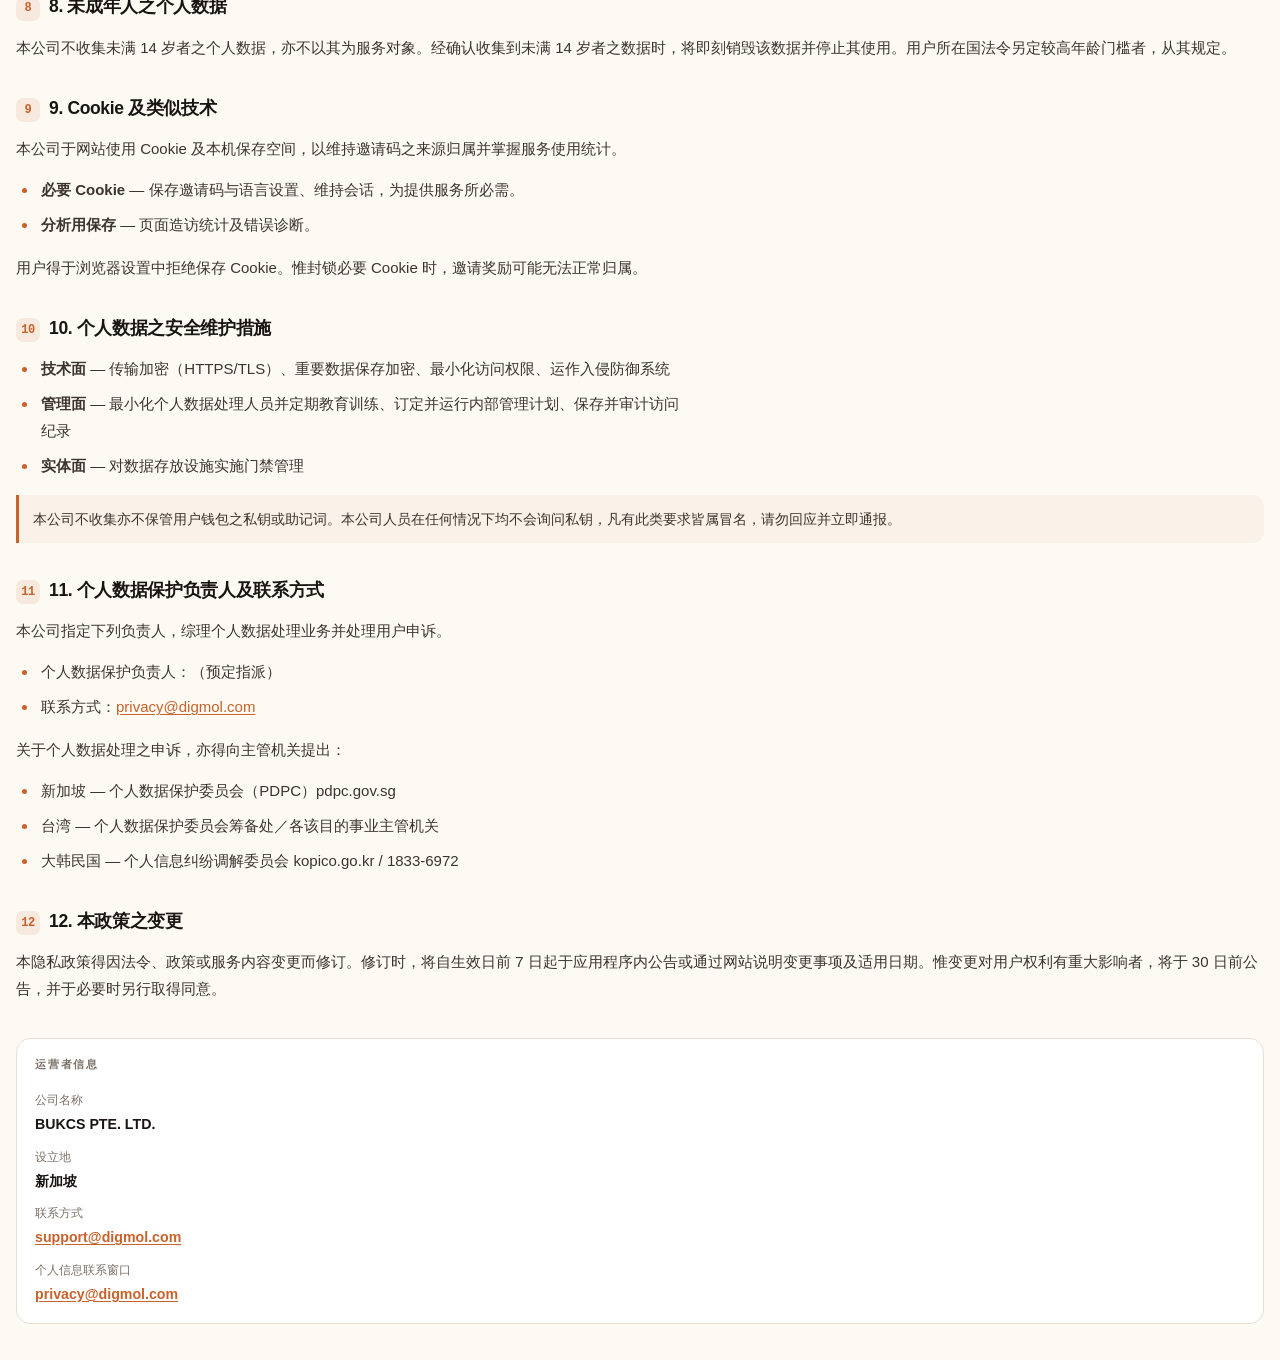
<file: digmol/privacy_zh.html>
<!DOCTYPE html>
<html lang="zh-Hans">
<head>
<meta charset="UTF-8">
<meta name="viewport" content="width=device-width, initial-scale=1, viewport-fit=cover">
<meta name="format-detection" content="telephone=no">
<title>隐私政策 · DigMol</title>
<style>
/* ═══════════════════════════════════════════
   DigMol — 약관 / 개인정보처리방침
   style.css 다음에 로드됩니다. 랜딩의 토큰(--ink, --paper 등)이
   있으면 그걸 쓰고, 없으면 아래 폴백 값으로 떨어집니다.
   ═══════════════════════════════════════════ */

.legal-body {
  --lg-ink:    var(--ink, #1a1512);
  --lg-mute:   var(--mute, #7c7168);
  --lg-paper:  var(--paper, #fdfaf4);
  --lg-line:   var(--line, #e8e0d4);
  --lg-accent: var(--accent, #c8622a);
  --lg-card:   #fff;

  background: var(--lg-paper);
  color: var(--lg-ink);
  -webkit-font-smoothing: antialiased;
}

.legal-body #nav .nav-links a.on {
  color: var(--lg-accent);
  font-weight: 700;
}

/* ─────────── 레이아웃 ─────────── */
.legal-wrap {
  max-width: 1080px;
  margin: 0 auto;
  padding: 108px 22px 80px;
}

.legal-cols {
  display: grid;
  grid-template-columns: 232px minmax(0, 1fr);
  gap: 48px;
  align-items: start;
}

/* ─────────── 헤더 ─────────── */
.legal-head {
  padding-bottom: 34px;
  margin-bottom: 40px;
  border-bottom: 1px solid var(--lg-line);
}

.legal-kicker {
  font-family: 'JetBrains Mono', monospace;
  font-size: 11.5px;
  font-weight: 700;
  letter-spacing: .18em;
  color: var(--lg-accent);
  margin-bottom: 14px;
}

.legal-head h1 {
  font-size: clamp(30px, 5vw, 46px);
  font-weight: 800;
  letter-spacing: -.03em;
  line-height: 1.14;
  margin: 0 0 18px;
}

.legal-meta {
  display: flex;
  flex-wrap: wrap;
  gap: 8px 10px;
  margin-bottom: 22px;
}

.legal-meta span {
  font-size: 12.5px;
  color: var(--lg-mute);
  background: var(--lg-card);
  border: 1px solid var(--lg-line);
  border-radius: 999px;
  padding: 5px 13px;
}

.legal-meta b {
  color: var(--lg-ink);
  font-weight: 600;
  margin-left: 3px;
}

.legal-lead {
  font-size: 16.5px;
  line-height: 1.78;
  color: var(--lg-mute);
  max-width: 74ch;
  margin: 0;
}

/* ─────────── 목차 ─────────── */
.legal-toc {
  position: sticky;
  top: 92px;
}

.toc-t {
  font-family: 'JetBrains Mono', monospace;
  font-size: 11px;
  font-weight: 700;
  letter-spacing: .16em;
  color: var(--lg-mute);
  margin-bottom: 14px;
}

.legal-toc ol {
  list-style: none;
  margin: 0;
  padding: 0;
  counter-reset: toc;
  border-left: 2px solid var(--lg-line);
}

.legal-toc li { counter-increment: toc; }

.legal-toc a {
  display: block;
  padding: 7px 0 7px 15px;
  margin-left: -2px;
  border-left: 2px solid transparent;
  font-size: 13.5px;
  line-height: 1.45;
  color: var(--lg-mute);
  text-decoration: none;
  transition: color .16s, border-color .16s;
}

.legal-toc a:hover { color: var(--lg-ink); }

.legal-toc a.on {
  color: var(--lg-accent);
  border-left-color: var(--lg-accent);
  font-weight: 600;
}

/* ─────────── 본문 ─────────── */
.legal-doc { min-width: 0; }

.legal-s { scroll-margin-top: 92px; margin-bottom: 46px; }

.legal-s h2 {
  display: flex;
  align-items: baseline;
  gap: 11px;
  font-size: 20px;
  font-weight: 750;
  letter-spacing: -.02em;
  line-height: 1.35;
  margin: 0 0 16px;
}

.s-no {
  flex: none;
  font-family: 'JetBrains Mono', monospace;
  font-size: 12px;
  font-weight: 700;
  color: var(--lg-accent);
  background: color-mix(in srgb, var(--lg-accent) 11%, transparent);
  border-radius: 7px;
  min-width: 24px;
  height: 24px;
  display: grid;
  place-items: center;
  transform: translateY(-1px);
}

.legal-doc p {
  font-size: 15.2px;
  line-height: 1.85;
  color: #3c342d;
  margin: 0 0 14px;
  max-width: 76ch;
}

.legal-doc ul,
.legal-doc ol {
  margin: 0 0 16px;
  padding-left: 22px;
  max-width: 76ch;
}

.legal-doc li {
  font-size: 15.2px;
  line-height: 1.82;
  color: #3c342d;
  margin-bottom: 8px;
  padding-left: 3px;
}

.legal-doc li::marker { color: var(--lg-accent); font-weight: 600; }

.legal-doc a { color: var(--lg-accent); text-decoration: underline; text-underline-offset: 2px; }

/* ─────────── 요약 박스 ─────────── */
.legal-tldr {
  background: var(--lg-card);
  border: 1px solid var(--lg-line);
  border-radius: 16px;
  padding: 22px 24px 18px;
  margin-bottom: 42px;
}

.tldr-t {
  font-size: 13px;
  font-weight: 750;
  letter-spacing: -.01em;
  margin-bottom: 12px;
  color: var(--lg-ink);
}

.tldr-t::before { content: '◆'; color: var(--lg-accent); margin-right: 7px; font-size: 10px; }

.legal-tldr ul { list-style: none; padding: 0; margin: 0 0 12px; }

.legal-tldr li {
  position: relative;
  padding-left: 20px;
  font-size: 14.4px;
  line-height: 1.72;
  margin-bottom: 9px;
}

.legal-tldr li::before {
  content: '';
  position: absolute;
  left: 4px; top: 10px;
  width: 6px; height: 6px;
  border-radius: 50%;
  background: var(--lg-accent);
}

.tldr-note {
  font-size: 12.2px;
  color: var(--lg-mute);
  padding-top: 11px;
  border-top: 1px dashed var(--lg-line);
}

/* ─────────── 강조 노트 ─────────── */
.legal-note {
  background: color-mix(in srgb, var(--lg-accent) 6%, transparent);
  border-left: 3px solid var(--lg-accent);
  border-radius: 0 11px 11px 0;
  padding: 14px 18px;
  font-size: 14.4px;
  line-height: 1.75;
  color: #3c342d;
  margin: 0 0 16px;
  max-width: 76ch;
}

/* ─────────── 표 ─────────── */
.legal-table-x {
  overflow-x: auto;
  margin: 0 0 18px;
  border: 1px solid var(--lg-line);
  border-radius: 13px;
  background: var(--lg-card);
  -webkit-overflow-scrolling: touch;
}

.legal-table {
  width: 100%;
  border-collapse: collapse;
  font-size: 14px;
  min-width: 480px;
}

.legal-table th {
  text-align: left;
  font-weight: 700;
  font-size: 12.5px;
  letter-spacing: .01em;
  color: var(--lg-mute);
  padding: 12px 16px;
  background: color-mix(in srgb, var(--lg-line) 34%, transparent);
  border-bottom: 1px solid var(--lg-line);
  white-space: nowrap;
}

.legal-table td {
  padding: 13px 16px;
  line-height: 1.65;
  color: #3c342d;
  border-bottom: 1px solid color-mix(in srgb, var(--lg-line) 62%, transparent);
  vertical-align: top;
}

.legal-table tr:last-child td { border-bottom: none; }
.legal-table td:first-child { font-weight: 600; white-space: nowrap; color: var(--lg-ink); }

/* ─────────── 사업자 정보 ─────────── */
.legal-contact {
  background: var(--lg-card);
  border: 1px solid var(--lg-line);
  border-radius: 16px;
  padding: 24px;
  margin-top: 52px;
}

.lc-t {
  font-family: 'JetBrains Mono', monospace;
  font-size: 11px;
  font-weight: 700;
  letter-spacing: .16em;
  color: var(--lg-mute);
  margin-bottom: 16px;
}

.lc-grid {
  display: grid;
  grid-template-columns: repeat(auto-fit, minmax(210px, 1fr));
  gap: 14px 26px;
}

.lc-grid > div { display: flex; flex-direction: column; gap: 3px; }
.lc-grid span { font-size: 11.8px; color: var(--lg-mute); }
.lc-grid b { font-size: 14.2px; font-weight: 600; word-break: break-all; }

/* ─────────── 반응형 ─────────── */
@media (max-width: 900px) {
  .legal-cols { grid-template-columns: 1fr; gap: 30px; }

  .legal-toc {
    position: static;
    background: var(--lg-card);
    border: 1px solid var(--lg-line);
    border-radius: 14px;
    padding: 18px 20px;
  }

  .legal-toc ol {
    border-left: none;
    columns: 2;
    column-gap: 22px;
  }

  .legal-toc a {
    padding: 5px 0;
    margin-left: 0;
    border-left: none;
    break-inside: avoid;
  }

  .legal-toc a.on { border-left: none; }
}

@media (max-width: 560px) {
  .legal-wrap { padding: 92px 17px 64px; }
  .legal-toc ol { columns: 1; }
  .legal-doc p, .legal-doc li { font-size: 14.8px; }
  .legal-s h2 { font-size: 18px; }
  .legal-contact { padding: 20px; }
}



.legal-xlate {
  display: flex;
  gap: 10px;
  align-items: flex-start;
  background: color-mix(in srgb, var(--lg-accent, #c8622a) 7%, transparent);
  border: 1px solid color-mix(in srgb, var(--lg-accent, #c8622a) 24%, transparent);
  border-radius: 12px;
  padding: 13px 16px;
  margin: 0 0 26px;
  font-size: 13.4px;
  line-height: 1.7;
  color: var(--lg-mute, #7c7168);
}
.legal-xlate b { color: var(--lg-ink, #1a1512); font-weight: 650; }
.legal-xlate::before { content: '⚖'; flex: none; opacity: .65; }


/* ── Mobile WebView overrides ── */
*, *::before, *::after { box-sizing: border-box; }
html, body {
  margin: 0;
  padding: 0;
  background: #fdfaf4;
  color: #1a1512;
  -webkit-text-size-adjust: 100%;
  text-size-adjust: 100%;
  overflow-x: hidden;
}
body {
  font-family: -apple-system, BlinkMacSystemFont, 'Segoe UI', 'Pretendard',
    'Noto Sans KR', 'Noto Sans JP', 'Noto Sans SC', 'Hiragino Sans',
    'Apple SD Gothic Neo', sans-serif;
  line-height: 1.6;
  padding: env(safe-area-inset-top, 0) env(safe-area-inset-right, 0)
           env(safe-area-inset-bottom, 0) env(safe-area-inset-left, 0);
}
.legal-body {
  --lg-ink: #1a1512;
  --lg-mute: #7c7168;
  --lg-paper: #fdfaf4;
  --lg-line: #e8e0d4;
  --lg-accent: #c8622a;
  --lg-card: #fff;
  background: var(--lg-paper);
  color: var(--lg-ink);
  -webkit-font-smoothing: antialiased;
}
.legal-wrap {
  max-width: 100% !important;
  margin: 0 auto;
  padding: 16px 16px 48px !important;
}
.legal-cols {
  display: block !important;
}
.legal-toc {
  position: static !important;
  background: var(--lg-card);
  border: 1px solid var(--lg-line);
  border-radius: 14px;
  padding: 16px 18px;
  margin-bottom: 28px;
  top: auto;
}
.legal-toc ol {
  border-left: none !important;
  columns: 1 !important;
  list-style: none;
  margin: 0;
  padding: 0;
  counter-reset: toc;
}
.legal-toc a {
  padding: 8px 0 !important;
  margin-left: 0 !important;
  border-left: none !important;
  font-size: 14px;
  line-height: 1.4;
}
.legal-toc a.on {
  border-left: none !important;
  color: var(--lg-accent);
  font-weight: 600;
}
.legal-s { scroll-margin-top: 12px; margin-bottom: 36px; }
.legal-head { padding-bottom: 24px; margin-bottom: 28px; }
.legal-head h1 {
  font-size: 26px !important;
  font-weight: 800;
  letter-spacing: -0.03em;
  line-height: 1.2;
  margin: 0 0 14px;
}
.legal-lead { font-size: 15px; line-height: 1.75; max-width: none; }
.legal-meta { gap: 6px 8px; margin-bottom: 16px; }
.legal-meta span { font-size: 12px; padding: 5px 11px; }
.legal-doc p,
.legal-doc li { font-size: 15px !important; line-height: 1.8; max-width: none; }
.legal-s h2 { font-size: 17.5px !important; gap: 9px; margin: 0 0 12px; }
.legal-table {
  min-width: 520px;
  width: 100%;
  font-size: 13px;
}
.legal-table th,
.legal-table td {
  padding: 10px 12px;
  word-break: break-word;
}
.legal-table td:first-child {
  white-space: normal;
  min-width: 72px;
}
.legal-table-x {
  margin: 0 0 16px;
  border-radius: 12px;
  -webkit-overflow-scrolling: touch;
}
.legal-tldr { padding: 18px 16px 14px; margin-bottom: 28px; border-radius: 14px; }
.legal-tldr li { font-size: 14px; }
.legal-note { font-size: 14px; padding: 12px 14px; max-width: none; }
.legal-contact { padding: 18px; margin-top: 36px; border-radius: 14px; }
.lc-grid {
  grid-template-columns: 1fr !important;
  gap: 12px;
}
a { -webkit-tap-highlight-color: rgba(200, 98, 42, 0.15); }

</style>
</head>
<body class="legal-body">
<main class="legal-wrap">
<header class="legal-head">
    <div class="legal-kicker">PRIVACY</div>
    <h1>隐私政策</h1>
    <div class="legal-meta">
      <span>生效日<b>2026年1月1日</b></span>
      <span>最后更新<b>2026年10月14日</b></span>
      <span>版本<b>1.1</b></span>
    </div>
    <p class="legal-lead">新加坡法人BUKCS PTE. LTD.（下称「本公司」）重视用户之个人数据，并遵循新加坡个人数据保护法（PDPA）、大韩民国个人情报保护法及其他相关法令。本政策说明 DigMol 应用程序及网站收集哪些数据、如何利用、保存与销毁，以及如何进行跨境传输。</p>
  </header>

  
  
    <div class="legal-xlate"><div>本简体中文版本仅供参阅之便。对于居住于大韩民国的用户，如有解释歧异，以韩文版为准。</div></div>
  

  
  

  <div class="legal-cols">

    <aside class="legal-toc">
      <div class="toc-t">目录</div>
      <ol>
        
          <li><a href="#s1">1. 收集之个人数据项目</a></li>
        
          <li><a href="#s2">2. 个人数据之利用目的</a></li>
        
          <li><a href="#s3">3. 保存及利用期间</a></li>
        
          <li><a href="#s4">4. 个人数据之第三方提供</a></li>
        
          <li><a href="#s5">5. 个人数据处理之委外</a></li>
        
          <li><a href="#s6">6. 用户之权利及行使方式</a></li>
        
          <li><a href="#s7">7. 个人数据之跨境传输</a></li>
        
          <li><a href="#s8">8. 未成年人之个人数据</a></li>
        
          <li><a href="#s9">9. Cookie 及类似技术</a></li>
        
          <li><a href="#s10">10. 个人数据之安全维护措施</a></li>
        
          <li><a href="#s11">11. 个人数据保护负责人及联系方式</a></li>
        
          <li><a href="#s12">12. 本政策之变更</a></li>
        
      </ol>
    </aside>

    <article class="legal-doc">

      
        <div class="legal-tldr">
          <div class="tldr-t">重点摘要</div>
          <ul>
            <li>营运者为新加坡法人，<b>所收集之数据于境外处理及保存</b>（详见第 7 点）。</li><li>本服务不进行会员注册，亦不收集姓名或身份证号码等识别数据。</li><li>为计算奖励及防范滥用，本公司处理<b>设备标识符、钱包地址及活动纪录</b>。</li><li>位置信息与相机仅于您使用相关功能且已授权时始行访问。</li><li>为提供步数奖励（计步器），本公司仅于您授权时读取<b>步数及身体活动识别信息（健康与健身数据）</b>，且不会将此类数据用于广告或出售（详见第 1 点）。</li><li>您随时得请求查阅或删除。惟<b>已记录于区块链之交易，技术上无法删除。</b></li>
          </ul>
          <div class="tldr-note">本摘要仅供理解参考，法律效力以下方全文为准。</div>
        </div>
      

      
        <section class="legal-s" id="s1">
          <h2><span class="s-no">1</span>1. 收集之个人数据项目</h2>

          
            
              <p>本公司仅收集提供服务所需之最小限度数据。因无会员注册进程，故不收集姓名、出生年月日、身份证号码等识别数据。</p>

            
          
            
              <div class="legal-table-x">
                <table class="legal-table">
                  <thead><tr>
                    <th>类别</th><th>项目</th><th>收集时点</th>
                  </tr></thead>
                  <tbody>
                    
                      <tr><td>必要</td><td>设备标识符（含广告标识符）、操作系统与设备型号、应用程序版本</td><td>首次启动时自动收集</td></tr>
                    
                      <tr><td>必要</td><td>区块链钱包地址、交易哈希值</td><td>链接钱包及发放奖励时</td></tr>
                    
                      <tr><td>必要</td><td>活动纪录（累积明细、时间、加成倍率）、邀请码与来源</td><td>使用服务时自动收集</td></tr>
                    
                      <tr><td>选择</td><td>位置信息（GPS 座标、移动距离）</td><td>使用步行奖励功能时（经同意后）</td></tr>
                    
                      <tr><td>选择</td><td>健康与健身数据：步数、身体活动识别信息（步行、跑步、静止、乘车、骑自行车状态）</td><td>使用计步器（步数奖励）功能时（授权后）</td></tr>
                    
                      <tr><td>选择</td><td>照片及拍摄中继数据</td><td>使用照片上传功能时（经同意后）</td></tr>
                    
                      <tr><td>选择</td><td>推送通知令牌</td><td>同意接收通知时</td></tr>
                    
                      <tr><td>选择</td><td>电子邮件地址</td><td>提出询问或检举时由用户自行填写</td></tr>
                    
                      <tr><td>自动</td><td>连接 IP、连接时间、Cookie、服务使用纪录、错误日志</td><td>使用服务时自动收集</td></tr>
                    
                  </tbody>
                </table>
              </div>
            
          
            
              <p id="health"><b>健康与健身数据（步数及身体活动）之处理</b></p>

            
          
            
              <ul><li><b>访问方式</b> — 仅于您使用计步器（步数奖励）功能并授予设备权限时访问。Android 设备通过「身体活动」（活动识别）权限使用设备计步传感器与活动识别信息，必要时读取 Health Connect 之步数（仅读取）。iOS 设备通过「运动与健身」权限使用步数与活动状态，必要时读取 Apple 健康（HealthKit）之步数（仅读取）。</li><li><b>收集项目</b> — 当日累计步数，以及步行、跑步、静止、乘车、骑自行车等活动状态及其置信度。本公司不收集心率、体重、睡眠、疾病或诊断等其他健康信息，亦不会向健康应用（Health Connect、HealthKit）写入任何数据。</li><li><b>利用目的</b> — 仅用于依步数计算 MOL 累积并发放奖励、于应用内显示步数，以及排除乘车移动或摇晃设备等异常步数以防范不当使用。</li><li><b>处理及保存</b> — 活动状态信息仅于您的设备内用于验证步数，不会传送至服务器。为计算奖励，仅<b>每日步数</b>会与您的帐号关联，并以加密方式传送及保存于本公司服务器。</li><li><b>共享与限制</b> — 本公司不出售健康与健身数据，不将其用于广告、行销或个性化广告，亦不提供予广告联盟、数据中介等第三方，且不用于信用、保险等资格判断。除为营运服务器而委托之云基础设施供应商（第 5 点）外，非依法令规定不予共享。</li></ul>

            
          
            
              <div class="legal-note">自 Health Connect 取得之信息，其使用将遵守 <b>Health Connect 权限政策</b>，包括有限使用（Limited Use）要求；自 Apple 健康（HealthKit）取得之信息，亦依 Apple HealthKit 指南仅用于上述目的。您可随时于设备设置或 Health Connect、健康应用中撤回访问权限，并得来信 <a href="mailto:privacy@digmol.com">privacy@digmol.com</a> 请求删除服务器所保存之步数数据。</div>

            
          
        </section>
      
        <section class="legal-s" id="s2">
          <h2><span class="s-no">2</span>2. 个人数据之利用目的</h2>

          
            
              <ul><li><b>提供服务</b> — 辨识活动、计算步数、计算 MOL 累积、发放奖励、查找累积明细</li><li><b>防范不当使用</b> — 侦测重复帐号、自动化工具与位置伪造，排除乘车等异常步数，阻挡滥用</li><li><b>管理邀请与推荐</b> — 确认邀请链接来源、发放双方奖励</li><li><b>改善服务</b> — 分析使用统计、诊断错误、改善及开发功能</li><li><b>客户服务</b> — 受理询问与检举并回复处理结果</li><li><b>公告与通知</b> — 条款变更、奖励政策变更、维护等必要通知（经选择同意者包含行销信息）</li><li><b>遵循法令</b> — 履行新加坡及大韩民国法令义务、确认制裁对象、回应侦查机关之合法请求</li></ul>

            
          
        </section>
      
        <section class="legal-s" id="s3">
          <h2><span class="s-no">3</span>3. 保存及利用期间</h2>

          
            
              <p>收集目的达成后，本公司即刻销毁个人数据。惟下列情形于各该期间内保存：</p>

            
          
            
              <div class="legal-table-x">
                <table class="legal-table">
                  <thead><tr>
                    <th>数据</th><th>保存期间</th><th>依据</th>
                  </tr></thead>
                  <tbody>
                    
                      <tr><td>设备标识符、活动纪录</td><td>契约终止后 30 日</td><td>防止滥用再发生及处理询问</td></tr>
                    
                      <tr><td>不当使用纪录</td><td>3 年</td><td>防止再发生及处理争议</td></tr>
                    
                      <tr><td>位置信息</td><td>每次使用后即刻销毁（仅保存汇总之移动距离）</td><td>位置信息相关法令</td></tr>
                    
                      <tr><td>步数数据</td><td>每日步数于契约终止后 30 日（活动状态信息仅于设备内处理，不保存于服务器）</td><td>奖励结算及处理询问</td></tr>
                    
                      <tr><td>询问与客服纪录</td><td>3 年</td><td>消费争议处理纪录</td></tr>
                    
                      <tr><td>连接日志、IP</td><td>3 个月</td><td>通信秘密保护相关法令</td></tr>
                    
                      <tr><td>防制洗钱相关纪录</td><td>5 年</td><td>新加坡及相关国家法令</td></tr>
                    
                  </tbody>
                </table>
              </div>
            
          
            
              <div class="legal-note">钱包地址与交易纪录系记录于区块链，<b>本公司无法删除。</b>此为分布式帐本技术之本质特性，请于链接钱包前务必知悉。</div>

            
          
        </section>
      
        <section class="legal-s" id="s4">
          <h2><span class="s-no">4</span>4. 个人数据之第三方提供</h2>

          
            
              <p>本公司不将用户个人数据提供予第三方。惟下列情形不在此限：</p>

            
          
            
              <ul><li>用户事先明示同意</li><li>法令另有规定，或新加坡、大韩民国之侦查机关依法定进程及方法提出请求</li><li>为统计或学术研究目的，以无从识别特定个人之形式加工后提供</li></ul>

            
          
        </section>
      
        <section class="legal-s" id="s5">
          <h2><span class="s-no">5</span>5. 个人数据处理之委外</h2>

          
            
              <p>为顺利提供服务，本公司委外处理下列业务，并于委外契约中明定个人数据保护事项，实施管理与监督。</p>

            
          
            
              <div class="legal-table-x">
                <table class="legal-table">
                  <thead><tr>
                    <th>受托者</th><th>委外业务</th><th>保存期间</th>
                  </tr></thead>
                  <tbody>
                    
                      <tr><td>云基础设施供应商</td><td>服务器营运及数据保存</td><td>至委外契约终止时</td></tr>
                    
                      <tr><td>推送通知服务供应商</td><td>发送应用程序推送消息</td><td>至委外契约终止时</td></tr>
                    
                      <tr><td>广告联盟业者</td><td>投放奖励型广告及确认观看</td><td>至委外契约终止时</td></tr>
                    
                      <tr><td>分析工具供应商</td><td>分析使用统计及收集错误信息</td><td>至委外契约终止时</td></tr>
                    
                  </tbody>
                </table>
              </div>
            
          
            
              <div class="legal-note">受托者之具体名称得依服务架构调整，变更时将通过本政策公开。多数受托者之服务器位于境外，请并同参阅下列<b>第 7 点（跨境传输）</b>。</div>

            
          
        </section>
      
        <section class="legal-s" id="s6">
          <h2><span class="s-no">6</span>6. 用户之权利及行使方式</h2>

          
            
              <p>用户随时得行使下列权利：</p>

            
          
            
              <ol><li>请求查阅个人数据</li><li>数据有误时请求更正</li><li>请求删除（法令规定应保存者除外）</li><li>请求停止处理</li><li>撤回同意之权利（限选择同意项目）</li><li>拒绝跨境传输之权利（惟此时服务之使用可能受到限制）</li></ol>

            
          
            
              <p>权利之行使得通过应用程序内设置菜单，或来信 <a href="mailto:privacy@digmol.com">privacy@digmol.com</a>。本公司自收受请求之日起 10 日内通知处理结果。用户请求删除者，本公司将以无法复原或重制之方式销毁该数据。</p>

            
          
            
              <div class="legal-note">位置信息、相机、身体活动（运动与健身）及健康数据（Health Connect、Apple 健康）访问权限，得随时于设备操作系统设置或相关健康应用中撤回。惟撤回后，步行、计步器、照片等相关奖励功能将无法使用。</div>

            
          
        </section>
      
        <section class="legal-s" id="s7">
          <h2><span class="s-no">7</span>7. 个人数据之跨境传输</h2>

          
            
              <div class="legal-note"><b>请务必确认。</b>本公司为设立于新加坡之法人，服务基础设施亦位于境外。因此，用户之个人数据将<b>传输至境外处理及保存。</b></div>

            
          
            
              <p>依大韩民国「个人情报保护法」第 28 条之 8 及新加坡 PDPA 之传输限制义务，就跨境传输事项告知如下：</p>

            
          
            
              <div class="legal-table-x">
                <table class="legal-table">
                  <thead><tr>
                    <th>项目</th><th>内容</th>
                  </tr></thead>
                  <tbody>
                    
                      <tr><td>接收方</td><td>BUKCS PTE. LTD.（服务营运者）及上述第 5 点所列受托者</td></tr>
                    
                      <tr><td>传输目的地</td><td>新加坡及各受托者服务器所在国</td></tr>
                    
                      <tr><td>接收国之个人数据保护制度</td><td>新加坡设有个人数据保护法（PDPA），并由个人数据保护委员会（PDPC）担任监管机关，相关信息可于 pdpc.gov.sg 查找。</td></tr>
                    
                      <tr><td>传输项目</td><td>上述第 1 点所载之全部收集项目</td></tr>
                    
                      <tr><td>传输时间及方式</td><td>于使用服务时，通过网络以加密状态随时发送</td></tr>
                    
                      <tr><td>传输目的</td><td>上述第 2 点所载之全部利用目的</td></tr>
                    
                      <tr><td>保存及利用期间</td><td>同上述第 3 点所载期间</td></tr>
                    
                      <tr><td>拒绝方式及效果</td><td>得来信 <a href="mailto:privacy@digmol.com">privacy@digmol.com</a> 表示拒绝。惟跨境传输为提供服务所必要，拒绝时服务之使用可能受限或无法使用。</td></tr>
                    
                  </tbody>
                </table>
              </div>
            
          
            
              <p>本公司对跨境传输之个人数据，适用相当于您所在地法令所要求水准之保护措施，并通过传输加密及访问控管予以安全管理。</p>

            
          
        </section>
      
        <section class="legal-s" id="s8">
          <h2><span class="s-no">8</span>8. 未成年人之个人数据</h2>

          
            
              <p>本公司不收集未满 14 岁者之个人数据，亦不以其为服务对象。经确认收集到未满 14 岁者之数据时，将即刻销毁该数据并停止其使用。用户所在国法令另定较高年龄门槛者，从其规定。</p>

            
          
        </section>
      
        <section class="legal-s" id="s9">
          <h2><span class="s-no">9</span>9. Cookie 及类似技术</h2>

          
            
              <p>本公司于网站使用 Cookie 及本机保存空间，以维持邀请码之来源归属并掌握服务使用统计。</p>

            
          
            
              <ul><li><b>必要 Cookie</b> — 保存邀请码与语言设置、维持会话，为提供服务所必需。</li><li><b>分析用保存</b> — 页面造访统计及错误诊断。</li></ul>

            
          
            
              <p>用户得于浏览器设置中拒绝保存 Cookie。惟封锁必要 Cookie 时，邀请奖励可能无法正常归属。</p>

            
          
        </section>
      
        <section class="legal-s" id="s10">
          <h2><span class="s-no">10</span>10. 个人数据之安全维护措施</h2>

          
            
              <ul><li><b>技术面</b> — 传输加密（HTTPS/TLS）、重要数据保存加密、最小化访问权限、运作入侵防御系统</li><li><b>管理面</b> — 最小化个人数据处理人员并定期教育训练、订定并运行内部管理计划、保存并审计访问纪录</li><li><b>实体面</b> — 对数据存放设施实施门禁管理</li></ul>

            
          
            
              <div class="legal-note">本公司不收集亦不保管用户钱包之私钥或助记词。本公司人员在任何情况下均不会询问私钥，凡有此类要求皆属冒名，请勿回应并立即通报。</div>

            
          
        </section>
      
        <section class="legal-s" id="s11">
          <h2><span class="s-no">11</span>11. 个人数据保护负责人及联系方式</h2>

          
            
              <p>本公司指定下列负责人，综理个人数据处理业务并处理用户申诉。</p>

            
          
            
              <ul><li>个人数据保护负责人：（预定指派）</li><li>联系方式：<a href="mailto:privacy@digmol.com">privacy@digmol.com</a></li></ul>

            
          
            
              <p>关于个人数据处理之申诉，亦得向主管机关提出：</p>

            
          
            
              <ul><li>新加坡 — 个人数据保护委员会（PDPC）pdpc.gov.sg</li><li>台湾 — 个人数据保护委员会筹备处／各该目的事业主管机关</li><li>大韩民国 — 个人信息纠纷调解委员会 kopico.go.kr / 1833-6972</li></ul>

            
          
        </section>
      
        <section class="legal-s" id="s12">
          <h2><span class="s-no">12</span>12. 本政策之变更</h2>

          
            
              <p>本隐私政策得因法令、政策或服务内容变更而修订。修订时，将自生效日前 7 日起于应用程序内公告或通过网站说明变更事项及适用日期。惟变更对用户权利有重大影响者，将于 30 日前公告，并于必要时另行取得同意。</p>

            
          
        </section>
      

      <div class="legal-contact">
        <div class="lc-t">运营者信息</div>
        <div class="lc-grid">
          <div><span>公司名称</span><b>BUKCS PTE. LTD.</b></div>
          
          
          
          <div><span>设立地</span><b>新加坡</b></div>
          <div><span>联系方式</span><b><a href="mailto:support@digmol.com">support@digmol.com</a></b></div>
          <div><span>个人信息联系窗口</span><b><a href="mailto:privacy@digmol.com">privacy@digmol.com</a></b></div>
        </div>
      </div>

</article>
  </div>
</main>
</body>
</html>
</file>
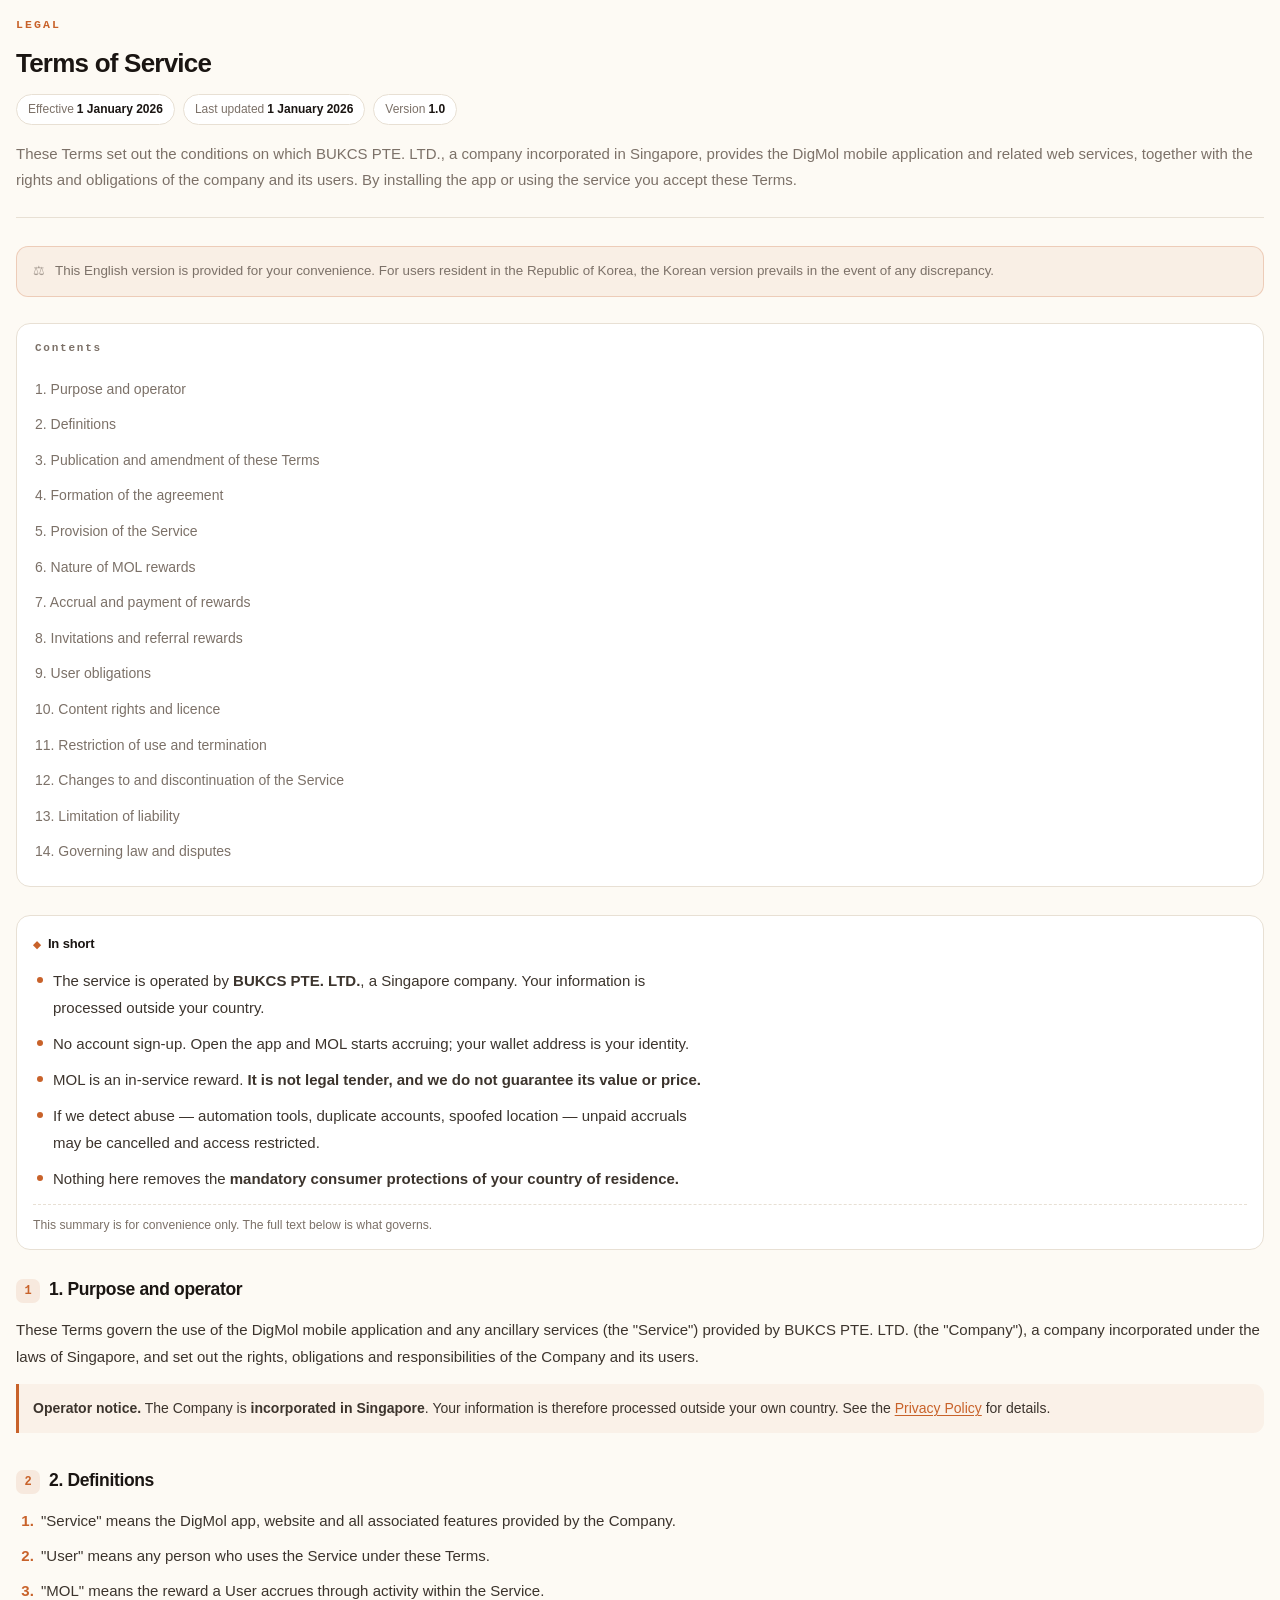
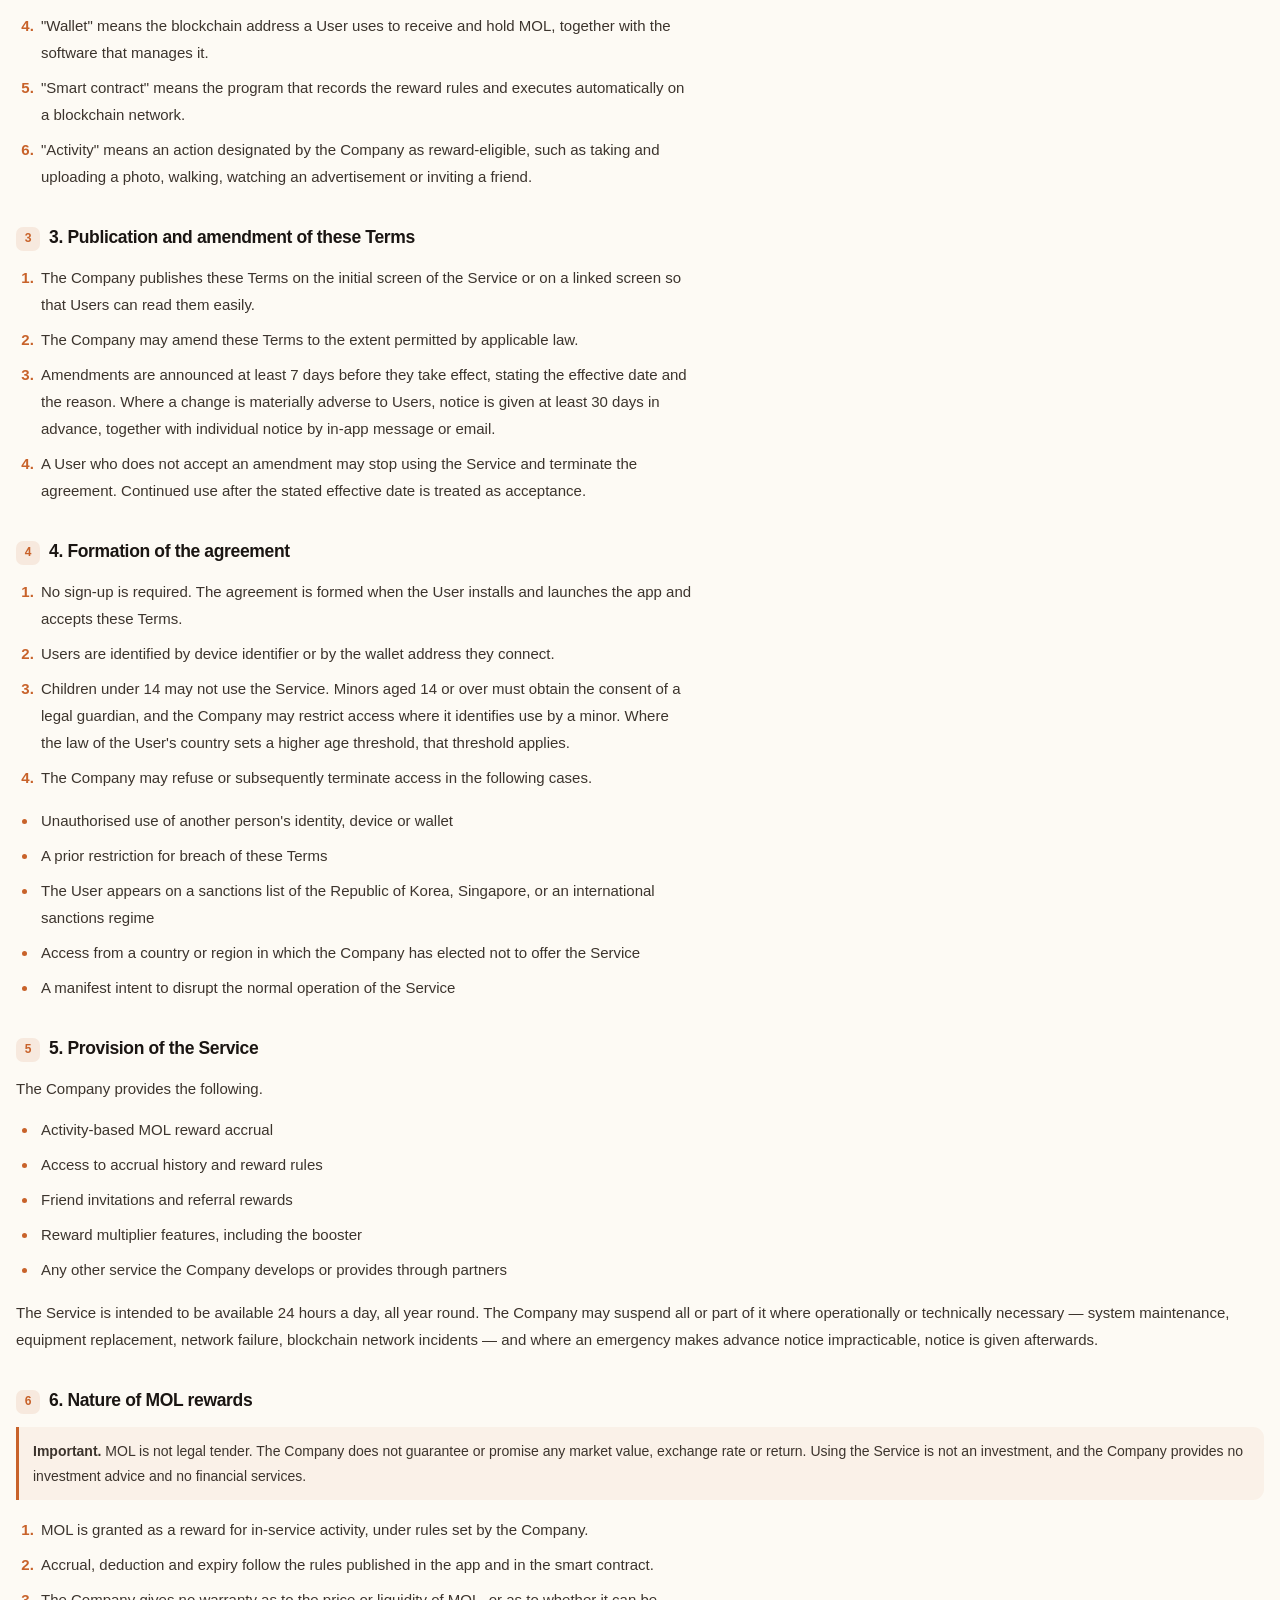
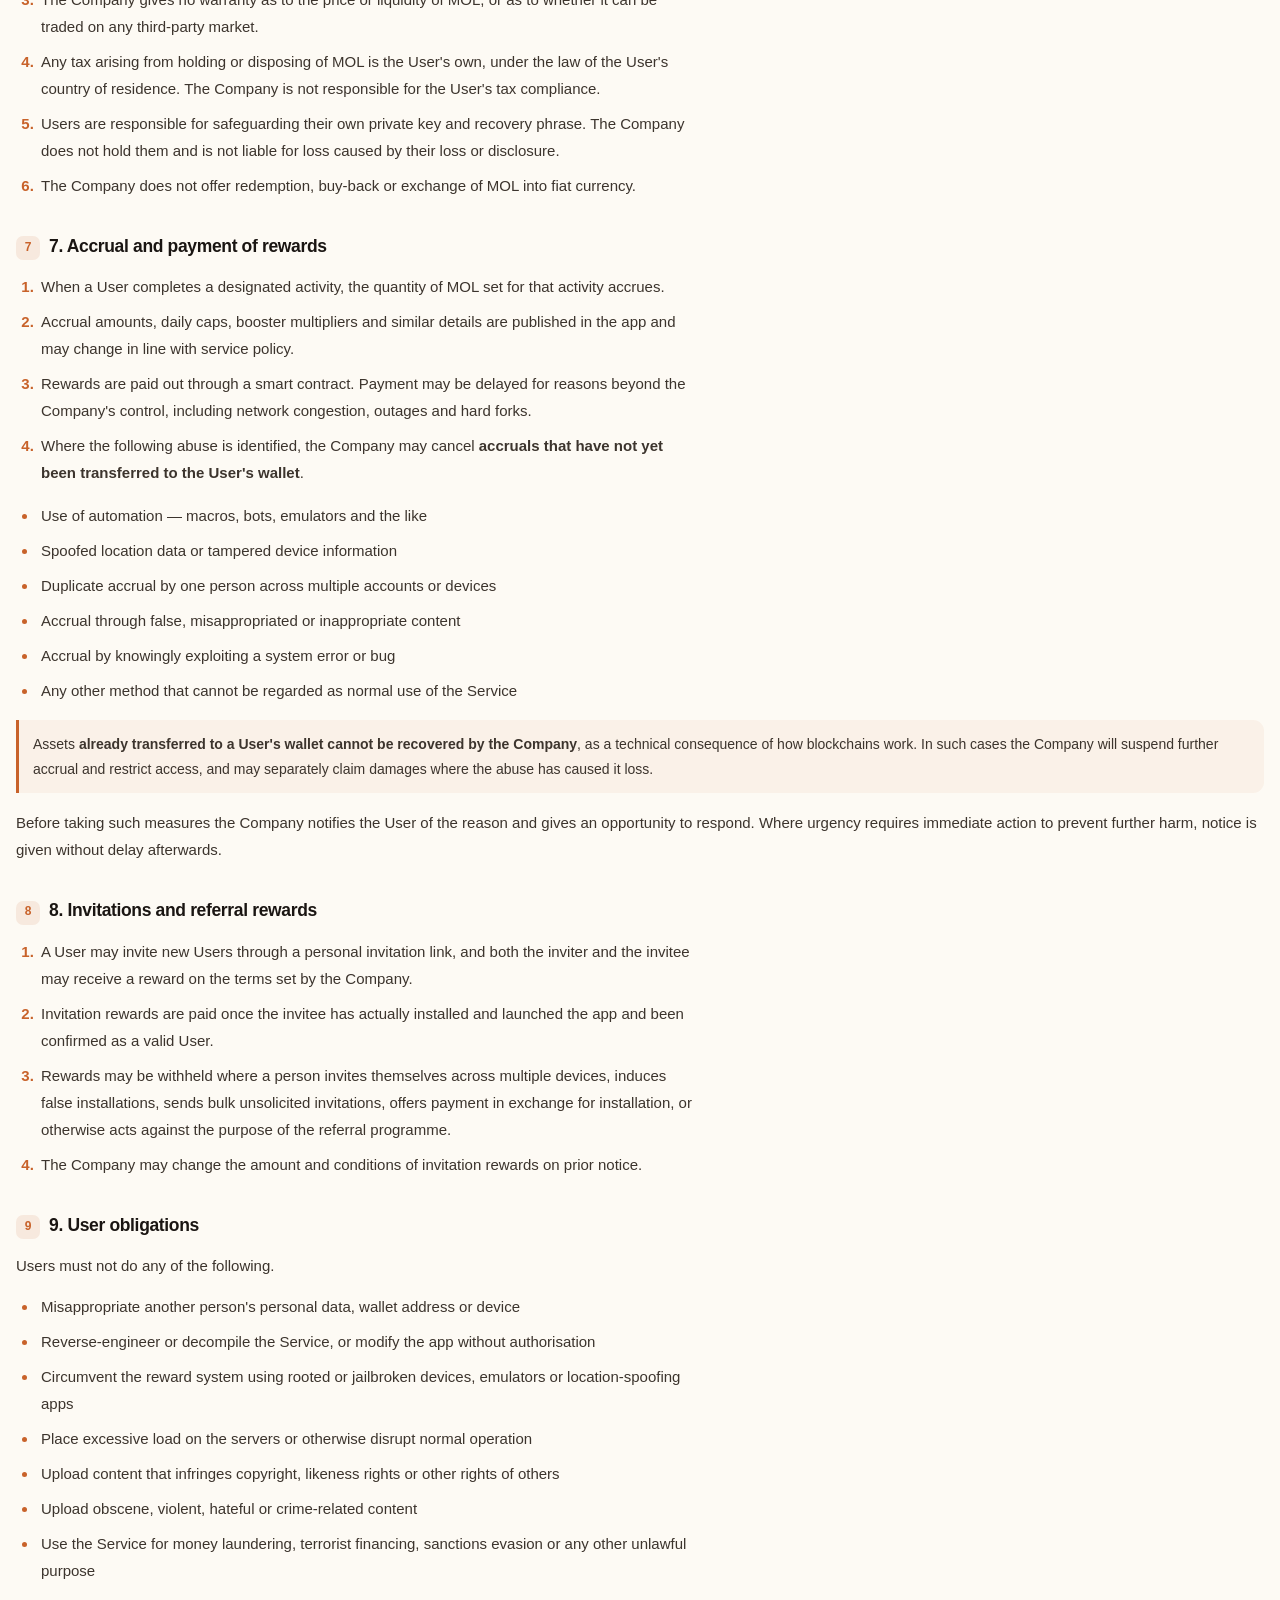
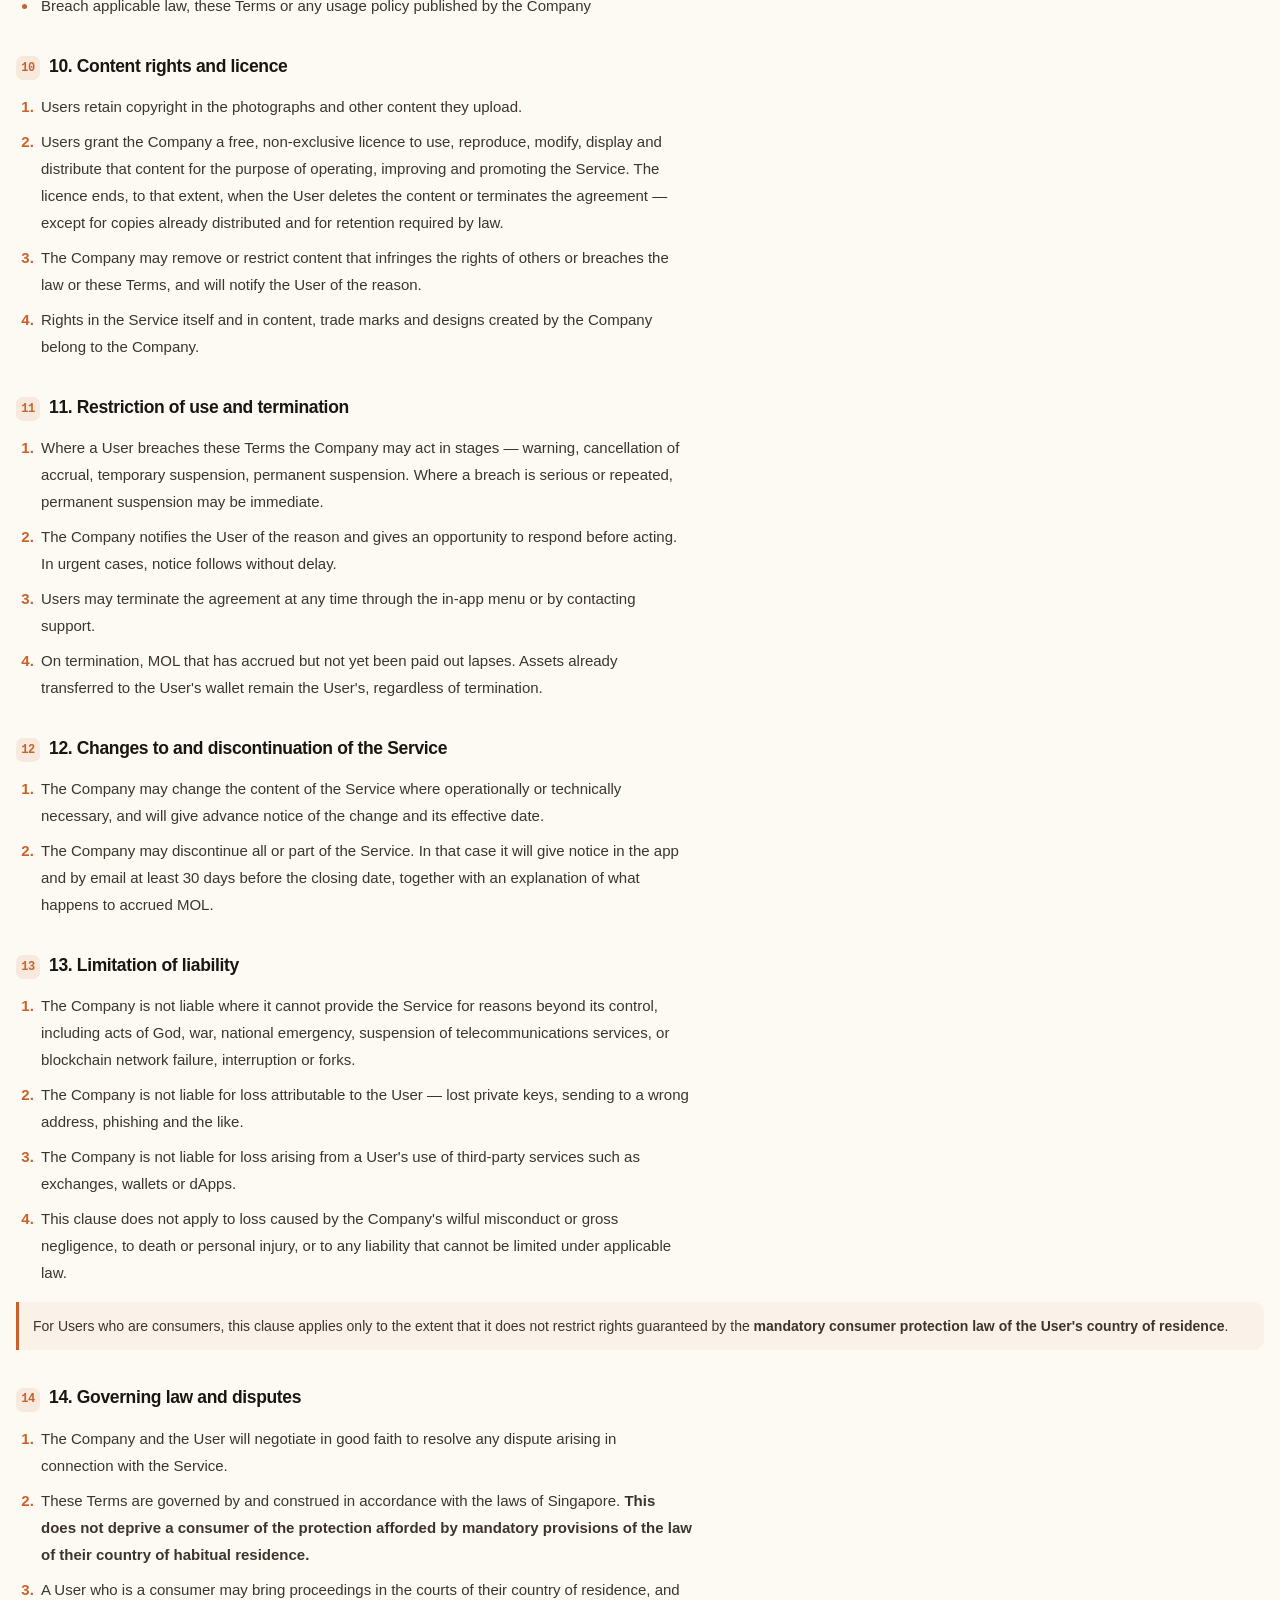
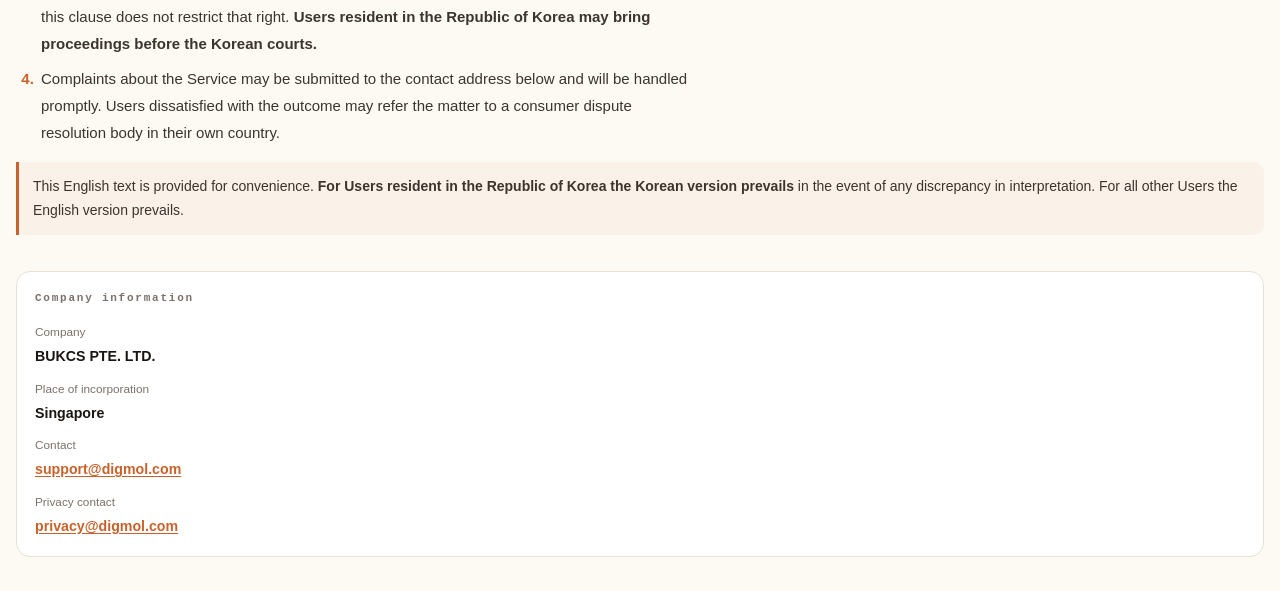
<file: digmol/terms_en.html>
<!DOCTYPE html>
<html lang="en">
<head>
<meta charset="UTF-8">
<meta name="viewport" content="width=device-width, initial-scale=1, viewport-fit=cover">
<meta name="format-detection" content="telephone=no">
<title>Terms of Service · DigMol</title>
<style>
/* ═══════════════════════════════════════════
   DigMol — 약관 / 개인정보처리방침
   style.css 다음에 로드됩니다. 랜딩의 토큰(--ink, --paper 등)이
   있으면 그걸 쓰고, 없으면 아래 폴백 값으로 떨어집니다.
   ═══════════════════════════════════════════ */

.legal-body {
  --lg-ink:    var(--ink, #1a1512);
  --lg-mute:   var(--mute, #7c7168);
  --lg-paper:  var(--paper, #fdfaf4);
  --lg-line:   var(--line, #e8e0d4);
  --lg-accent: var(--accent, #c8622a);
  --lg-card:   #fff;

  background: var(--lg-paper);
  color: var(--lg-ink);
  -webkit-font-smoothing: antialiased;
}

.legal-body #nav .nav-links a.on {
  color: var(--lg-accent);
  font-weight: 700;
}

/* ─────────── 레이아웃 ─────────── */
.legal-wrap {
  max-width: 1080px;
  margin: 0 auto;
  padding: 108px 22px 80px;
}

.legal-cols {
  display: grid;
  grid-template-columns: 232px minmax(0, 1fr);
  gap: 48px;
  align-items: start;
}

/* ─────────── 헤더 ─────────── */
.legal-head {
  padding-bottom: 34px;
  margin-bottom: 40px;
  border-bottom: 1px solid var(--lg-line);
}

.legal-kicker {
  font-family: 'JetBrains Mono', monospace;
  font-size: 11.5px;
  font-weight: 700;
  letter-spacing: .18em;
  color: var(--lg-accent);
  margin-bottom: 14px;
}

.legal-head h1 {
  font-size: clamp(30px, 5vw, 46px);
  font-weight: 800;
  letter-spacing: -.03em;
  line-height: 1.14;
  margin: 0 0 18px;
}

.legal-meta {
  display: flex;
  flex-wrap: wrap;
  gap: 8px 10px;
  margin-bottom: 22px;
}

.legal-meta span {
  font-size: 12.5px;
  color: var(--lg-mute);
  background: var(--lg-card);
  border: 1px solid var(--lg-line);
  border-radius: 999px;
  padding: 5px 13px;
}

.legal-meta b {
  color: var(--lg-ink);
  font-weight: 600;
  margin-left: 3px;
}

.legal-lead {
  font-size: 16.5px;
  line-height: 1.78;
  color: var(--lg-mute);
  max-width: 74ch;
  margin: 0;
}

/* ─────────── 목차 ─────────── */
.legal-toc {
  position: sticky;
  top: 92px;
}

.toc-t {
  font-family: 'JetBrains Mono', monospace;
  font-size: 11px;
  font-weight: 700;
  letter-spacing: .16em;
  color: var(--lg-mute);
  margin-bottom: 14px;
}

.legal-toc ol {
  list-style: none;
  margin: 0;
  padding: 0;
  counter-reset: toc;
  border-left: 2px solid var(--lg-line);
}

.legal-toc li { counter-increment: toc; }

.legal-toc a {
  display: block;
  padding: 7px 0 7px 15px;
  margin-left: -2px;
  border-left: 2px solid transparent;
  font-size: 13.5px;
  line-height: 1.45;
  color: var(--lg-mute);
  text-decoration: none;
  transition: color .16s, border-color .16s;
}

.legal-toc a:hover { color: var(--lg-ink); }

.legal-toc a.on {
  color: var(--lg-accent);
  border-left-color: var(--lg-accent);
  font-weight: 600;
}

/* ─────────── 본문 ─────────── */
.legal-doc { min-width: 0; }

.legal-s { scroll-margin-top: 92px; margin-bottom: 46px; }

.legal-s h2 {
  display: flex;
  align-items: baseline;
  gap: 11px;
  font-size: 20px;
  font-weight: 750;
  letter-spacing: -.02em;
  line-height: 1.35;
  margin: 0 0 16px;
}

.s-no {
  flex: none;
  font-family: 'JetBrains Mono', monospace;
  font-size: 12px;
  font-weight: 700;
  color: var(--lg-accent);
  background: color-mix(in srgb, var(--lg-accent) 11%, transparent);
  border-radius: 7px;
  min-width: 24px;
  height: 24px;
  display: grid;
  place-items: center;
  transform: translateY(-1px);
}

.legal-doc p {
  font-size: 15.2px;
  line-height: 1.85;
  color: #3c342d;
  margin: 0 0 14px;
  max-width: 76ch;
}

.legal-doc ul,
.legal-doc ol {
  margin: 0 0 16px;
  padding-left: 22px;
  max-width: 76ch;
}

.legal-doc li {
  font-size: 15.2px;
  line-height: 1.82;
  color: #3c342d;
  margin-bottom: 8px;
  padding-left: 3px;
}

.legal-doc li::marker { color: var(--lg-accent); font-weight: 600; }

.legal-doc a { color: var(--lg-accent); text-decoration: underline; text-underline-offset: 2px; }

/* ─────────── 요약 박스 ─────────── */
.legal-tldr {
  background: var(--lg-card);
  border: 1px solid var(--lg-line);
  border-radius: 16px;
  padding: 22px 24px 18px;
  margin-bottom: 42px;
}

.tldr-t {
  font-size: 13px;
  font-weight: 750;
  letter-spacing: -.01em;
  margin-bottom: 12px;
  color: var(--lg-ink);
}

.tldr-t::before { content: '◆'; color: var(--lg-accent); margin-right: 7px; font-size: 10px; }

.legal-tldr ul { list-style: none; padding: 0; margin: 0 0 12px; }

.legal-tldr li {
  position: relative;
  padding-left: 20px;
  font-size: 14.4px;
  line-height: 1.72;
  margin-bottom: 9px;
}

.legal-tldr li::before {
  content: '';
  position: absolute;
  left: 4px; top: 10px;
  width: 6px; height: 6px;
  border-radius: 50%;
  background: var(--lg-accent);
}

.tldr-note {
  font-size: 12.2px;
  color: var(--lg-mute);
  padding-top: 11px;
  border-top: 1px dashed var(--lg-line);
}

/* ─────────── 강조 노트 ─────────── */
.legal-note {
  background: color-mix(in srgb, var(--lg-accent) 6%, transparent);
  border-left: 3px solid var(--lg-accent);
  border-radius: 0 11px 11px 0;
  padding: 14px 18px;
  font-size: 14.4px;
  line-height: 1.75;
  color: #3c342d;
  margin: 0 0 16px;
  max-width: 76ch;
}

/* ─────────── 표 ─────────── */
.legal-table-x {
  overflow-x: auto;
  margin: 0 0 18px;
  border: 1px solid var(--lg-line);
  border-radius: 13px;
  background: var(--lg-card);
  -webkit-overflow-scrolling: touch;
}

.legal-table {
  width: 100%;
  border-collapse: collapse;
  font-size: 14px;
  min-width: 480px;
}

.legal-table th {
  text-align: left;
  font-weight: 700;
  font-size: 12.5px;
  letter-spacing: .01em;
  color: var(--lg-mute);
  padding: 12px 16px;
  background: color-mix(in srgb, var(--lg-line) 34%, transparent);
  border-bottom: 1px solid var(--lg-line);
  white-space: nowrap;
}

.legal-table td {
  padding: 13px 16px;
  line-height: 1.65;
  color: #3c342d;
  border-bottom: 1px solid color-mix(in srgb, var(--lg-line) 62%, transparent);
  vertical-align: top;
}

.legal-table tr:last-child td { border-bottom: none; }
.legal-table td:first-child { font-weight: 600; white-space: nowrap; color: var(--lg-ink); }

/* ─────────── 사업자 정보 ─────────── */
.legal-contact {
  background: var(--lg-card);
  border: 1px solid var(--lg-line);
  border-radius: 16px;
  padding: 24px;
  margin-top: 52px;
}

.lc-t {
  font-family: 'JetBrains Mono', monospace;
  font-size: 11px;
  font-weight: 700;
  letter-spacing: .16em;
  color: var(--lg-mute);
  margin-bottom: 16px;
}

.lc-grid {
  display: grid;
  grid-template-columns: repeat(auto-fit, minmax(210px, 1fr));
  gap: 14px 26px;
}

.lc-grid > div { display: flex; flex-direction: column; gap: 3px; }
.lc-grid span { font-size: 11.8px; color: var(--lg-mute); }
.lc-grid b { font-size: 14.2px; font-weight: 600; word-break: break-all; }

/* ─────────── 반응형 ─────────── */
@media (max-width: 900px) {
  .legal-cols { grid-template-columns: 1fr; gap: 30px; }

  .legal-toc {
    position: static;
    background: var(--lg-card);
    border: 1px solid var(--lg-line);
    border-radius: 14px;
    padding: 18px 20px;
  }

  .legal-toc ol {
    border-left: none;
    columns: 2;
    column-gap: 22px;
  }

  .legal-toc a {
    padding: 5px 0;
    margin-left: 0;
    border-left: none;
    break-inside: avoid;
  }

  .legal-toc a.on { border-left: none; }
}

@media (max-width: 560px) {
  .legal-wrap { padding: 92px 17px 64px; }
  .legal-toc ol { columns: 1; }
  .legal-doc p, .legal-doc li { font-size: 14.8px; }
  .legal-s h2 { font-size: 18px; }
  .legal-contact { padding: 20px; }
}



.legal-xlate {
  display: flex;
  gap: 10px;
  align-items: flex-start;
  background: color-mix(in srgb, var(--lg-accent, #c8622a) 7%, transparent);
  border: 1px solid color-mix(in srgb, var(--lg-accent, #c8622a) 24%, transparent);
  border-radius: 12px;
  padding: 13px 16px;
  margin: 0 0 26px;
  font-size: 13.4px;
  line-height: 1.7;
  color: var(--lg-mute, #7c7168);
}
.legal-xlate b { color: var(--lg-ink, #1a1512); font-weight: 650; }
.legal-xlate::before { content: '⚖'; flex: none; opacity: .65; }


/* ── Mobile WebView overrides ── */
*, *::before, *::after { box-sizing: border-box; }
html, body {
  margin: 0;
  padding: 0;
  background: #fdfaf4;
  color: #1a1512;
  -webkit-text-size-adjust: 100%;
  text-size-adjust: 100%;
  overflow-x: hidden;
}
body {
  font-family: -apple-system, BlinkMacSystemFont, 'Segoe UI', 'Pretendard',
    'Noto Sans KR', 'Noto Sans JP', 'Noto Sans SC', 'Hiragino Sans',
    'Apple SD Gothic Neo', sans-serif;
  line-height: 1.6;
  padding: env(safe-area-inset-top, 0) env(safe-area-inset-right, 0)
           env(safe-area-inset-bottom, 0) env(safe-area-inset-left, 0);
}
.legal-body {
  --lg-ink: #1a1512;
  --lg-mute: #7c7168;
  --lg-paper: #fdfaf4;
  --lg-line: #e8e0d4;
  --lg-accent: #c8622a;
  --lg-card: #fff;
  background: var(--lg-paper);
  color: var(--lg-ink);
  -webkit-font-smoothing: antialiased;
}
.legal-wrap {
  max-width: 100% !important;
  margin: 0 auto;
  padding: 16px 16px 48px !important;
}
.legal-cols {
  display: block !important;
}
.legal-toc {
  position: static !important;
  background: var(--lg-card);
  border: 1px solid var(--lg-line);
  border-radius: 14px;
  padding: 16px 18px;
  margin-bottom: 28px;
  top: auto;
}
.legal-toc ol {
  border-left: none !important;
  columns: 1 !important;
  list-style: none;
  margin: 0;
  padding: 0;
  counter-reset: toc;
}
.legal-toc a {
  padding: 8px 0 !important;
  margin-left: 0 !important;
  border-left: none !important;
  font-size: 14px;
  line-height: 1.4;
}
.legal-toc a.on {
  border-left: none !important;
  color: var(--lg-accent);
  font-weight: 600;
}
.legal-s { scroll-margin-top: 12px; margin-bottom: 36px; }
.legal-head { padding-bottom: 24px; margin-bottom: 28px; }
.legal-head h1 {
  font-size: 26px !important;
  font-weight: 800;
  letter-spacing: -0.03em;
  line-height: 1.2;
  margin: 0 0 14px;
}
.legal-lead { font-size: 15px; line-height: 1.75; max-width: none; }
.legal-meta { gap: 6px 8px; margin-bottom: 16px; }
.legal-meta span { font-size: 12px; padding: 5px 11px; }
.legal-doc p,
.legal-doc li { font-size: 15px !important; line-height: 1.8; max-width: none; }
.legal-s h2 { font-size: 17.5px !important; gap: 9px; margin: 0 0 12px; }
.legal-table {
  min-width: 520px;
  width: 100%;
  font-size: 13px;
}
.legal-table th,
.legal-table td {
  padding: 10px 12px;
  word-break: break-word;
}
.legal-table td:first-child {
  white-space: normal;
  min-width: 72px;
}
.legal-table-x {
  margin: 0 0 16px;
  border-radius: 12px;
  -webkit-overflow-scrolling: touch;
}
.legal-tldr { padding: 18px 16px 14px; margin-bottom: 28px; border-radius: 14px; }
.legal-tldr li { font-size: 14px; }
.legal-note { font-size: 14px; padding: 12px 14px; max-width: none; }
.legal-contact { padding: 18px; margin-top: 36px; border-radius: 14px; }
.lc-grid {
  grid-template-columns: 1fr !important;
  gap: 12px;
}
a { -webkit-tap-highlight-color: rgba(200, 98, 42, 0.15); }

</style>
</head>
<body class="legal-body">
<main class="legal-wrap">
<header class="legal-head">
    <div class="legal-kicker">LEGAL</div>
    <h1>Terms of Service</h1>
    <div class="legal-meta">
      <span>Effective<b>1 January 2026</b></span>
      <span>Last updated<b>1 January 2026</b></span>
      <span>Version<b>1.0</b></span>
    </div>
    <p class="legal-lead">These Terms set out the conditions on which BUKCS PTE. LTD., a company incorporated in Singapore, provides the DigMol mobile application and related web services, together with the rights and obligations of the company and its users. By installing the app or using the service you accept these Terms.</p>
  </header>

  
  
    <div class="legal-xlate"><div>This English version is provided for your convenience. For users resident in the Republic of Korea, the Korean version prevails in the event of any discrepancy.</div></div>
  

  
  

  <div class="legal-cols">

    <aside class="legal-toc">
      <div class="toc-t">Contents</div>
      <ol>
        
          <li><a href="#s1">1. Purpose and operator</a></li>
        
          <li><a href="#s2">2. Definitions</a></li>
        
          <li><a href="#s3">3. Publication and amendment of these Terms</a></li>
        
          <li><a href="#s4">4. Formation of the agreement</a></li>
        
          <li><a href="#s5">5. Provision of the Service</a></li>
        
          <li><a href="#s6">6. Nature of MOL rewards</a></li>
        
          <li><a href="#s7">7. Accrual and payment of rewards</a></li>
        
          <li><a href="#s8">8. Invitations and referral rewards</a></li>
        
          <li><a href="#s9">9. User obligations</a></li>
        
          <li><a href="#s10">10. Content rights and licence</a></li>
        
          <li><a href="#s11">11. Restriction of use and termination</a></li>
        
          <li><a href="#s12">12. Changes to and discontinuation of the Service</a></li>
        
          <li><a href="#s13">13. Limitation of liability</a></li>
        
          <li><a href="#s14">14. Governing law and disputes</a></li>
        
      </ol>
    </aside>

    <article class="legal-doc">

      
        <div class="legal-tldr">
          <div class="tldr-t">In short</div>
          <ul>
            <li>The service is operated by <b>BUKCS PTE. LTD.</b>, a Singapore company. Your information is processed outside your country.</li><li>No account sign-up. Open the app and MOL starts accruing; your wallet address is your identity.</li><li>MOL is an in-service reward. <b>It is not legal tender, and we do not guarantee its value or price.</b></li><li>If we detect abuse — automation tools, duplicate accounts, spoofed location — unpaid accruals may be cancelled and access restricted.</li><li>Nothing here removes the <b>mandatory consumer protections of your country of residence.</b></li>
          </ul>
          <div class="tldr-note">This summary is for convenience only. The full text below is what governs.</div>
        </div>
      

      
        <section class="legal-s" id="s1">
          <h2><span class="s-no">1</span>1. Purpose and operator</h2>

          
            
              <p>These Terms govern the use of the DigMol mobile application and any ancillary services (the "Service") provided by BUKCS PTE. LTD. (the "Company"), a company incorporated under the laws of Singapore, and set out the rights, obligations and responsibilities of the Company and its users.</p>

            
          
            
              <div class="legal-note"><b>Operator notice.</b> The Company is <b>incorporated in Singapore</b>. Your information is therefore processed outside your own country. See the <a href="https://digmol.com/en/privacy">Privacy Policy</a> for details.</div>

            
          
        </section>
      
        <section class="legal-s" id="s2">
          <h2><span class="s-no">2</span>2. Definitions</h2>

          
            
              <ol><li>"Service" means the DigMol app, website and all associated features provided by the Company.</li><li>"User" means any person who uses the Service under these Terms.</li><li>"MOL" means the reward a User accrues through activity within the Service.</li><li>"Wallet" means the blockchain address a User uses to receive and hold MOL, together with the software that manages it.</li><li>"Smart contract" means the program that records the reward rules and executes automatically on a blockchain network.</li><li>"Activity" means an action designated by the Company as reward-eligible, such as taking and uploading a photo, walking, watching an advertisement or inviting a friend.</li></ol>

            
          
        </section>
      
        <section class="legal-s" id="s3">
          <h2><span class="s-no">3</span>3. Publication and amendment of these Terms</h2>

          
            
              <ol><li>The Company publishes these Terms on the initial screen of the Service or on a linked screen so that Users can read them easily.</li><li>The Company may amend these Terms to the extent permitted by applicable law.</li><li>Amendments are announced at least 7 days before they take effect, stating the effective date and the reason. Where a change is materially adverse to Users, notice is given at least 30 days in advance, together with individual notice by in-app message or email.</li><li>A User who does not accept an amendment may stop using the Service and terminate the agreement. Continued use after the stated effective date is treated as acceptance.</li></ol>

            
          
        </section>
      
        <section class="legal-s" id="s4">
          <h2><span class="s-no">4</span>4. Formation of the agreement</h2>

          
            
              <ol><li>No sign-up is required. The agreement is formed when the User installs and launches the app and accepts these Terms.</li><li>Users are identified by device identifier or by the wallet address they connect.</li><li>Children under 14 may not use the Service. Minors aged 14 or over must obtain the consent of a legal guardian, and the Company may restrict access where it identifies use by a minor. Where the law of the User's country sets a higher age threshold, that threshold applies.</li><li>The Company may refuse or subsequently terminate access in the following cases.</li></ol>

            
          
            
              <ul><li>Unauthorised use of another person's identity, device or wallet</li><li>A prior restriction for breach of these Terms</li><li>The User appears on a sanctions list of the Republic of Korea, Singapore, or an international sanctions regime</li><li>Access from a country or region in which the Company has elected not to offer the Service</li><li>A manifest intent to disrupt the normal operation of the Service</li></ul>

            
          
        </section>
      
        <section class="legal-s" id="s5">
          <h2><span class="s-no">5</span>5. Provision of the Service</h2>

          
            
              <p>The Company provides the following.</p>

            
          
            
              <ul><li>Activity-based MOL reward accrual</li><li>Access to accrual history and reward rules</li><li>Friend invitations and referral rewards</li><li>Reward multiplier features, including the booster</li><li>Any other service the Company develops or provides through partners</li></ul>

            
          
            
              <p>The Service is intended to be available 24 hours a day, all year round. The Company may suspend all or part of it where operationally or technically necessary — system maintenance, equipment replacement, network failure, blockchain network incidents — and where an emergency makes advance notice impracticable, notice is given afterwards.</p>

            
          
        </section>
      
        <section class="legal-s" id="s6">
          <h2><span class="s-no">6</span>6. Nature of MOL rewards</h2>

          
            
              <div class="legal-note"><b>Important.</b> MOL is not legal tender. The Company does not guarantee or promise any market value, exchange rate or return. Using the Service is not an investment, and the Company provides no investment advice and no financial services.</div>

            
          
            
              <ol><li>MOL is granted as a reward for in-service activity, under rules set by the Company.</li><li>Accrual, deduction and expiry follow the rules published in the app and in the smart contract.</li><li>The Company gives no warranty as to the price or liquidity of MOL, or as to whether it can be traded on any third-party market.</li><li>Any tax arising from holding or disposing of MOL is the User's own, under the law of the User's country of residence. The Company is not responsible for the User's tax compliance.</li><li>Users are responsible for safeguarding their own private key and recovery phrase. The Company does not hold them and is not liable for loss caused by their loss or disclosure.</li><li>The Company does not offer redemption, buy-back or exchange of MOL into fiat currency.</li></ol>

            
          
        </section>
      
        <section class="legal-s" id="s7">
          <h2><span class="s-no">7</span>7. Accrual and payment of rewards</h2>

          
            
              <ol><li>When a User completes a designated activity, the quantity of MOL set for that activity accrues.</li><li>Accrual amounts, daily caps, booster multipliers and similar details are published in the app and may change in line with service policy.</li><li>Rewards are paid out through a smart contract. Payment may be delayed for reasons beyond the Company's control, including network congestion, outages and hard forks.</li><li>Where the following abuse is identified, the Company may cancel <b>accruals that have not yet been transferred to the User's wallet</b>.</li></ol>

            
          
            
              <ul><li>Use of automation — macros, bots, emulators and the like</li><li>Spoofed location data or tampered device information</li><li>Duplicate accrual by one person across multiple accounts or devices</li><li>Accrual through false, misappropriated or inappropriate content</li><li>Accrual by knowingly exploiting a system error or bug</li><li>Any other method that cannot be regarded as normal use of the Service</li></ul>

            
          
            
              <div class="legal-note">Assets <b>already transferred to a User's wallet cannot be recovered by the Company</b>, as a technical consequence of how blockchains work. In such cases the Company will suspend further accrual and restrict access, and may separately claim damages where the abuse has caused it loss.</div>

            
          
            
              <p>Before taking such measures the Company notifies the User of the reason and gives an opportunity to respond. Where urgency requires immediate action to prevent further harm, notice is given without delay afterwards.</p>

            
          
        </section>
      
        <section class="legal-s" id="s8">
          <h2><span class="s-no">8</span>8. Invitations and referral rewards</h2>

          
            
              <ol><li>A User may invite new Users through a personal invitation link, and both the inviter and the invitee may receive a reward on the terms set by the Company.</li><li>Invitation rewards are paid once the invitee has actually installed and launched the app and been confirmed as a valid User.</li><li>Rewards may be withheld where a person invites themselves across multiple devices, induces false installations, sends bulk unsolicited invitations, offers payment in exchange for installation, or otherwise acts against the purpose of the referral programme.</li><li>The Company may change the amount and conditions of invitation rewards on prior notice.</li></ol>

            
          
        </section>
      
        <section class="legal-s" id="s9">
          <h2><span class="s-no">9</span>9. User obligations</h2>

          
            
              <p>Users must not do any of the following.</p>

            
          
            
              <ul><li>Misappropriate another person's personal data, wallet address or device</li><li>Reverse-engineer or decompile the Service, or modify the app without authorisation</li><li>Circumvent the reward system using rooted or jailbroken devices, emulators or location-spoofing apps</li><li>Place excessive load on the servers or otherwise disrupt normal operation</li><li>Upload content that infringes copyright, likeness rights or other rights of others</li><li>Upload obscene, violent, hateful or crime-related content</li><li>Use the Service for money laundering, terrorist financing, sanctions evasion or any other unlawful purpose</li><li>Breach applicable law, these Terms or any usage policy published by the Company</li></ul>

            
          
        </section>
      
        <section class="legal-s" id="s10">
          <h2><span class="s-no">10</span>10. Content rights and licence</h2>

          
            
              <ol><li>Users retain copyright in the photographs and other content they upload.</li><li>Users grant the Company a free, non-exclusive licence to use, reproduce, modify, display and distribute that content for the purpose of operating, improving and promoting the Service. The licence ends, to that extent, when the User deletes the content or terminates the agreement — except for copies already distributed and for retention required by law.</li><li>The Company may remove or restrict content that infringes the rights of others or breaches the law or these Terms, and will notify the User of the reason.</li><li>Rights in the Service itself and in content, trade marks and designs created by the Company belong to the Company.</li></ol>

            
          
        </section>
      
        <section class="legal-s" id="s11">
          <h2><span class="s-no">11</span>11. Restriction of use and termination</h2>

          
            
              <ol><li>Where a User breaches these Terms the Company may act in stages — warning, cancellation of accrual, temporary suspension, permanent suspension. Where a breach is serious or repeated, permanent suspension may be immediate.</li><li>The Company notifies the User of the reason and gives an opportunity to respond before acting. In urgent cases, notice follows without delay.</li><li>Users may terminate the agreement at any time through the in-app menu or by contacting support.</li><li>On termination, MOL that has accrued but not yet been paid out lapses. Assets already transferred to the User's wallet remain the User's, regardless of termination.</li></ol>

            
          
        </section>
      
        <section class="legal-s" id="s12">
          <h2><span class="s-no">12</span>12. Changes to and discontinuation of the Service</h2>

          
            
              <ol><li>The Company may change the content of the Service where operationally or technically necessary, and will give advance notice of the change and its effective date.</li><li>The Company may discontinue all or part of the Service. In that case it will give notice in the app and by email at least 30 days before the closing date, together with an explanation of what happens to accrued MOL.</li></ol>

            
          
        </section>
      
        <section class="legal-s" id="s13">
          <h2><span class="s-no">13</span>13. Limitation of liability</h2>

          
            
              <ol><li>The Company is not liable where it cannot provide the Service for reasons beyond its control, including acts of God, war, national emergency, suspension of telecommunications services, or blockchain network failure, interruption or forks.</li><li>The Company is not liable for loss attributable to the User — lost private keys, sending to a wrong address, phishing and the like.</li><li>The Company is not liable for loss arising from a User's use of third-party services such as exchanges, wallets or dApps.</li><li>This clause does not apply to loss caused by the Company's wilful misconduct or gross negligence, to death or personal injury, or to any liability that cannot be limited under applicable law.</li></ol>

            
          
            
              <div class="legal-note">For Users who are consumers, this clause applies only to the extent that it does not restrict rights guaranteed by the <b>mandatory consumer protection law of the User's country of residence</b>.</div>

            
          
        </section>
      
        <section class="legal-s" id="s14">
          <h2><span class="s-no">14</span>14. Governing law and disputes</h2>

          
            
              <ol><li>The Company and the User will negotiate in good faith to resolve any dispute arising in connection with the Service.</li><li>These Terms are governed by and construed in accordance with the laws of Singapore. <b>This does not deprive a consumer of the protection afforded by mandatory provisions of the law of their country of habitual residence.</b></li><li>A User who is a consumer may bring proceedings in the courts of their country of residence, and this clause does not restrict that right. <b>Users resident in the Republic of Korea may bring proceedings before the Korean courts.</b></li><li>Complaints about the Service may be submitted to the contact address below and will be handled promptly. Users dissatisfied with the outcome may refer the matter to a consumer dispute resolution body in their own country.</li></ol>

            
          
            
              <div class="legal-note">This English text is provided for convenience. <b>For Users resident in the Republic of Korea the Korean version prevails</b> in the event of any discrepancy in interpretation. For all other Users the English version prevails.</div>

            
          
        </section>
      

      <div class="legal-contact">
        <div class="lc-t">Company information</div>
        <div class="lc-grid">
          <div><span>Company</span><b>BUKCS PTE. LTD.</b></div>
          
          
          
          <div><span>Place of incorporation</span><b>Singapore</b></div>
          <div><span>Contact</span><b><a href="mailto:support@digmol.com">support@digmol.com</a></b></div>
          <div><span>Privacy contact</span><b><a href="mailto:privacy@digmol.com">privacy@digmol.com</a></b></div>
        </div>
      </div>

</article>
  </div>
</main>
</body>
</html>
</file>
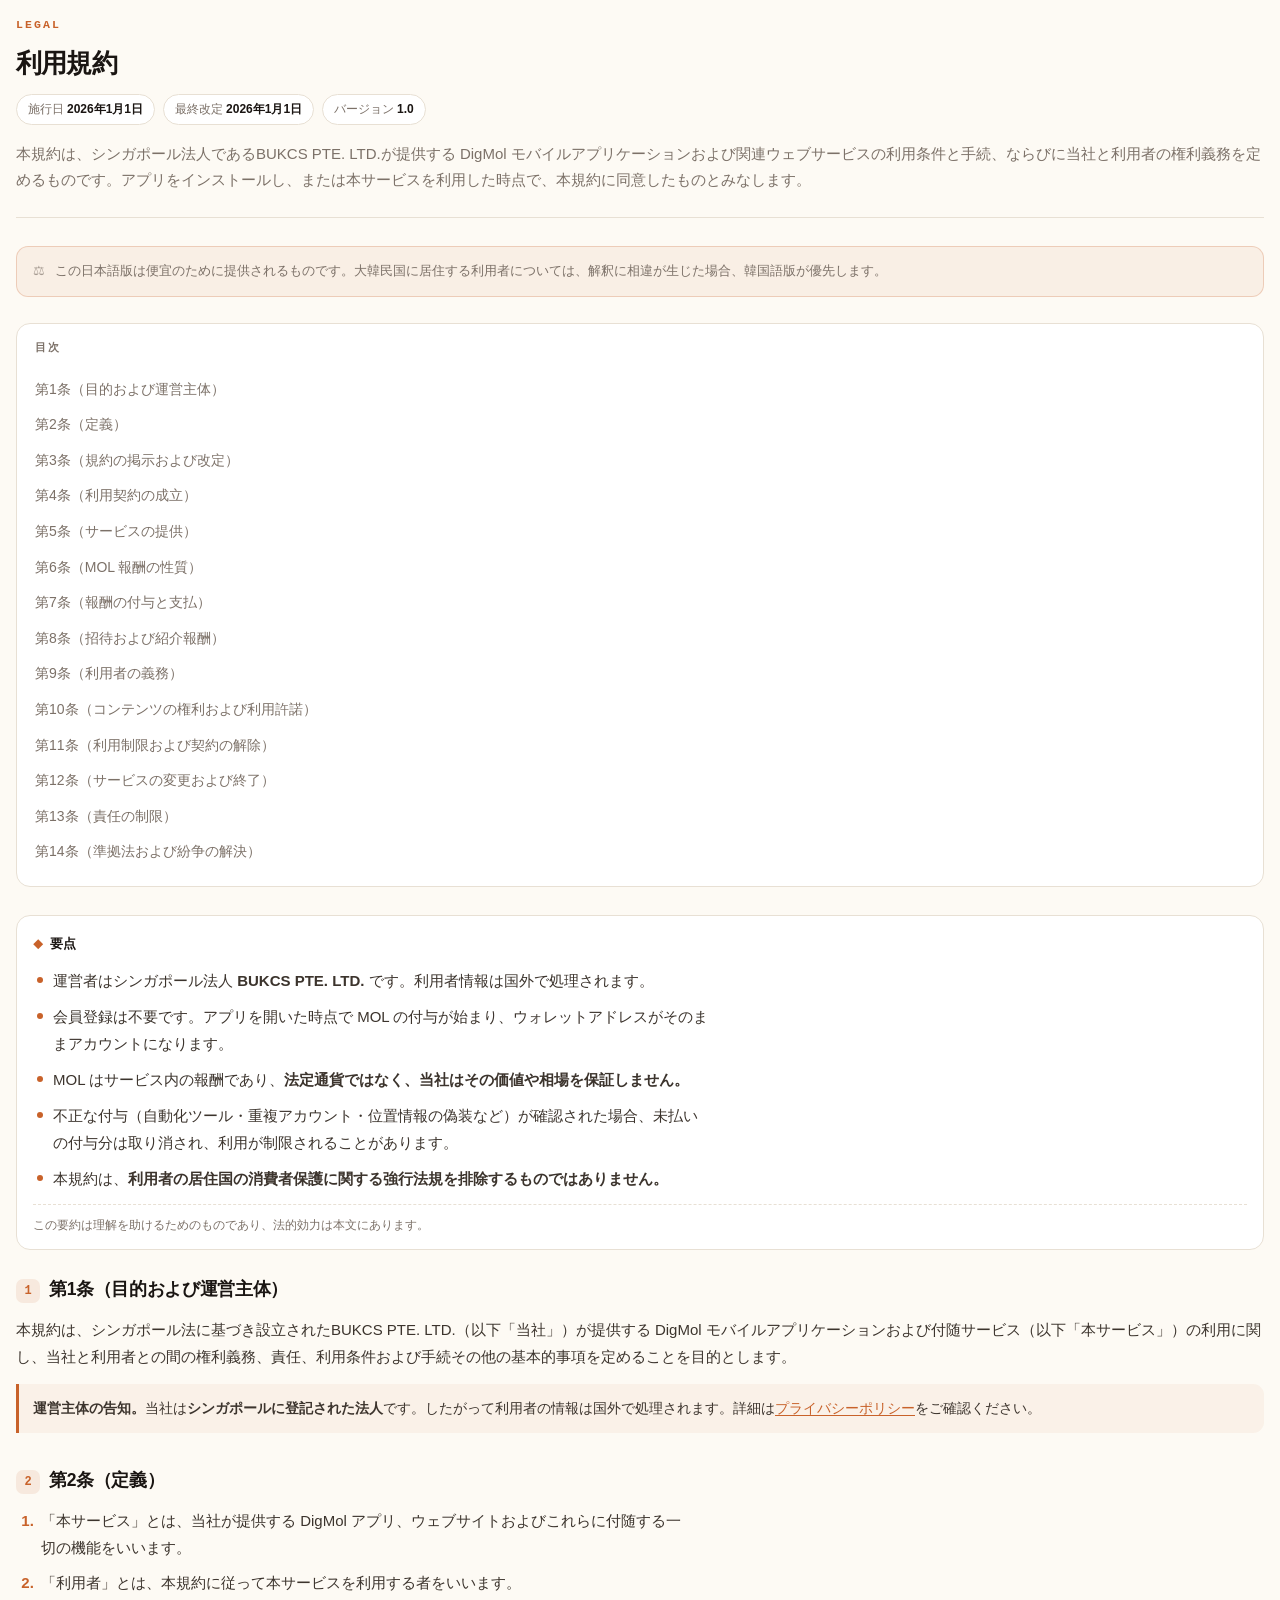
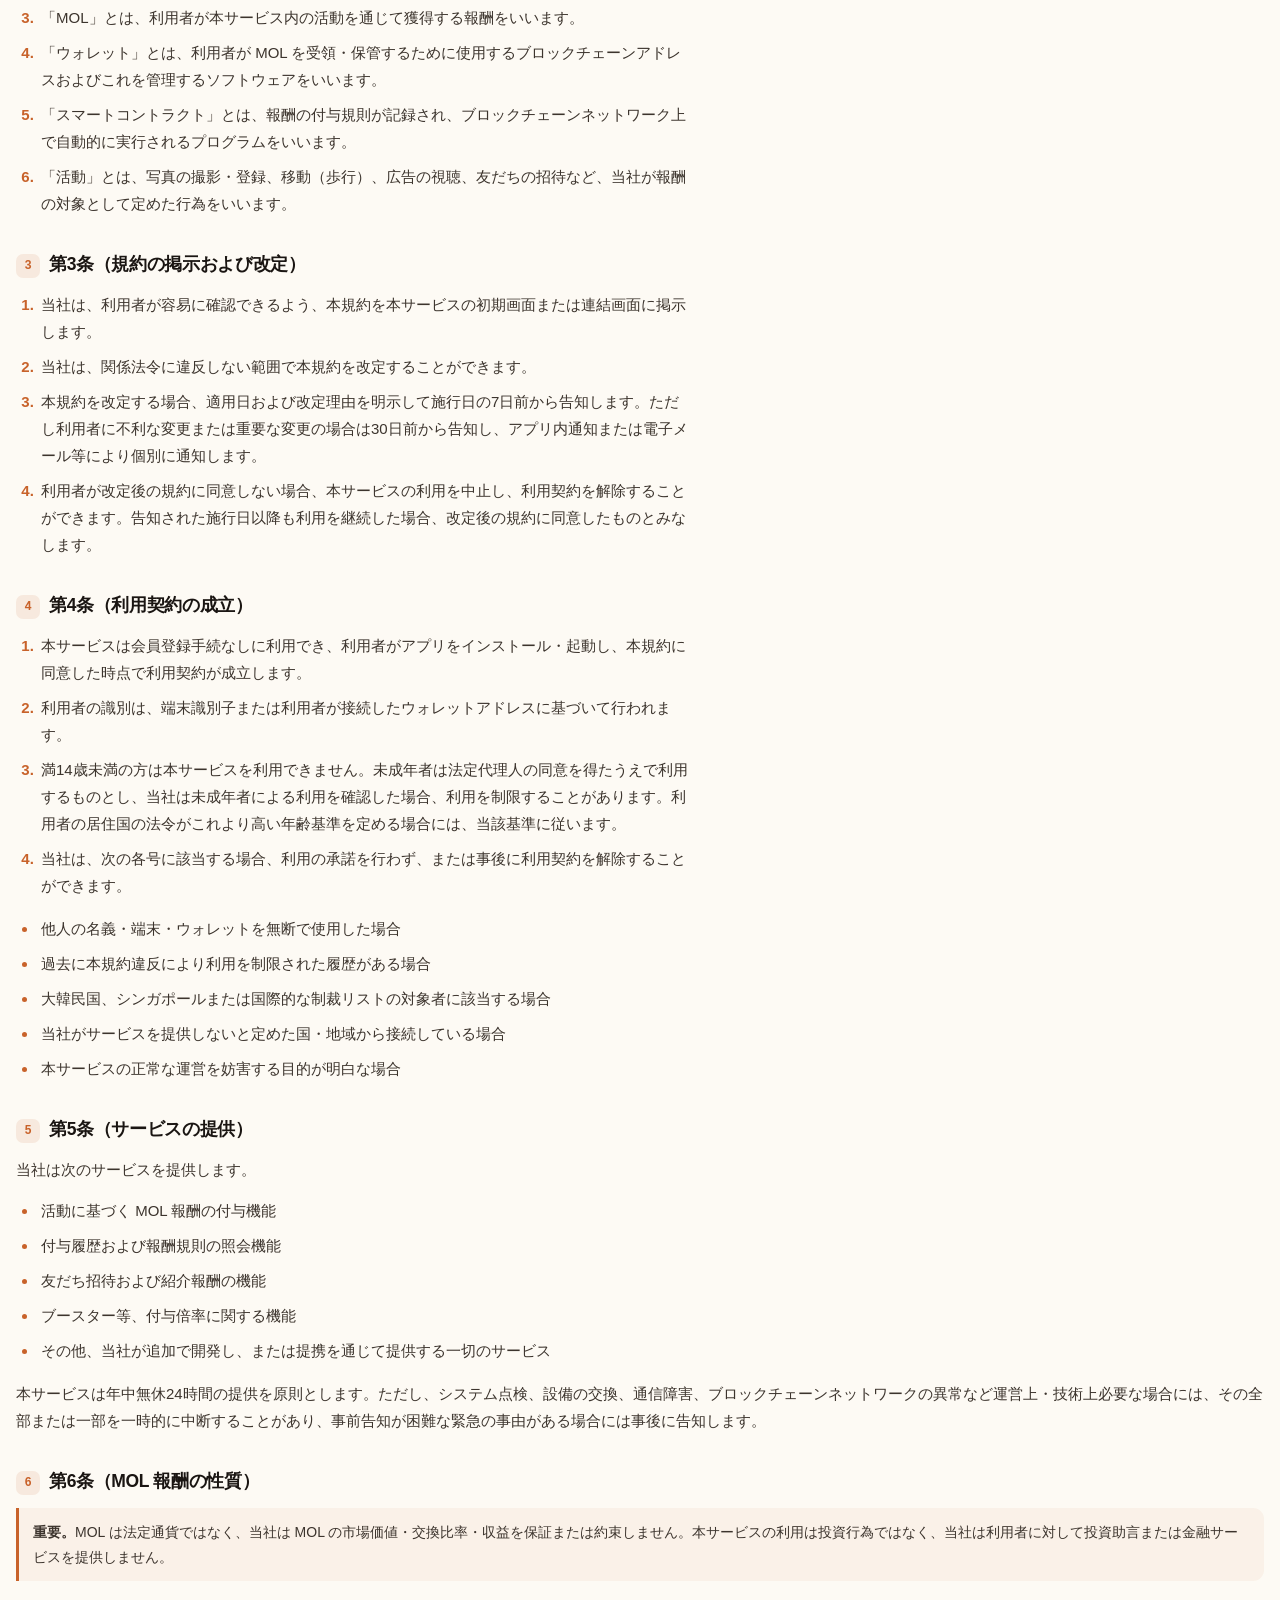
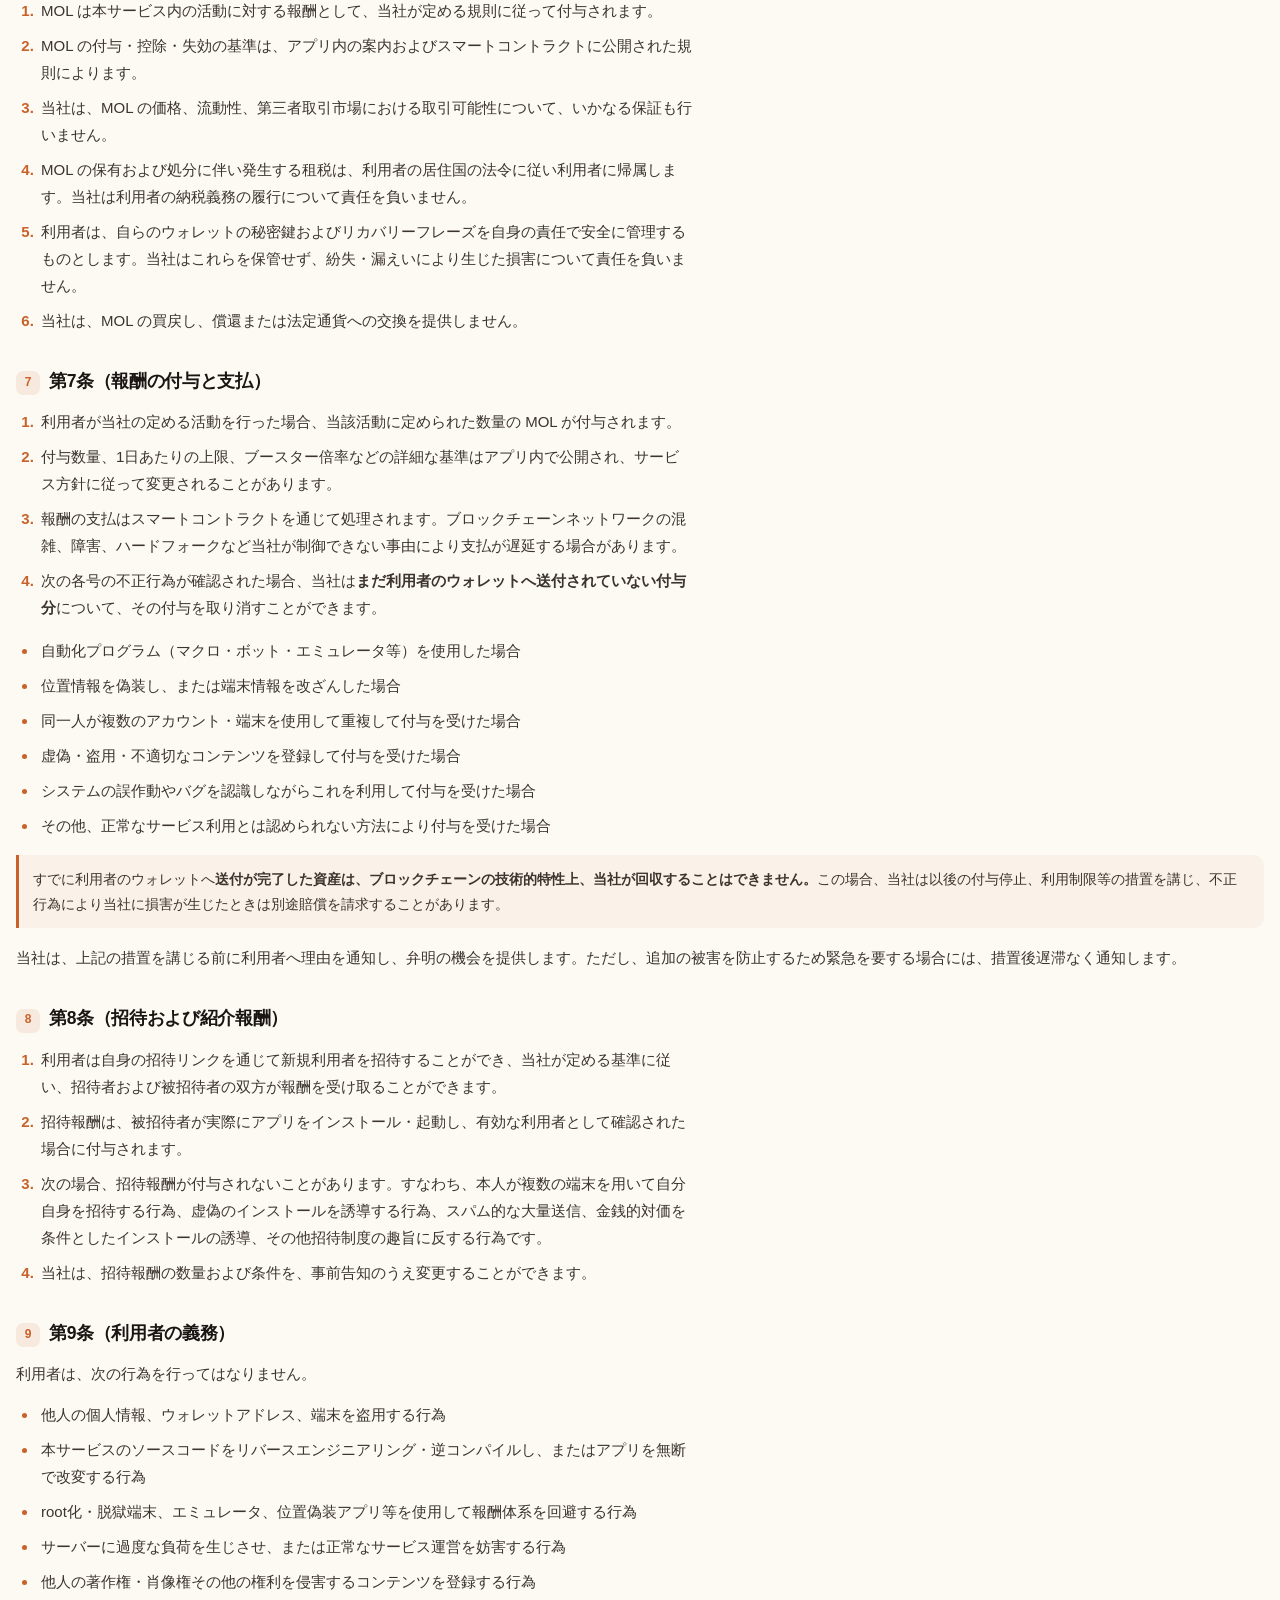
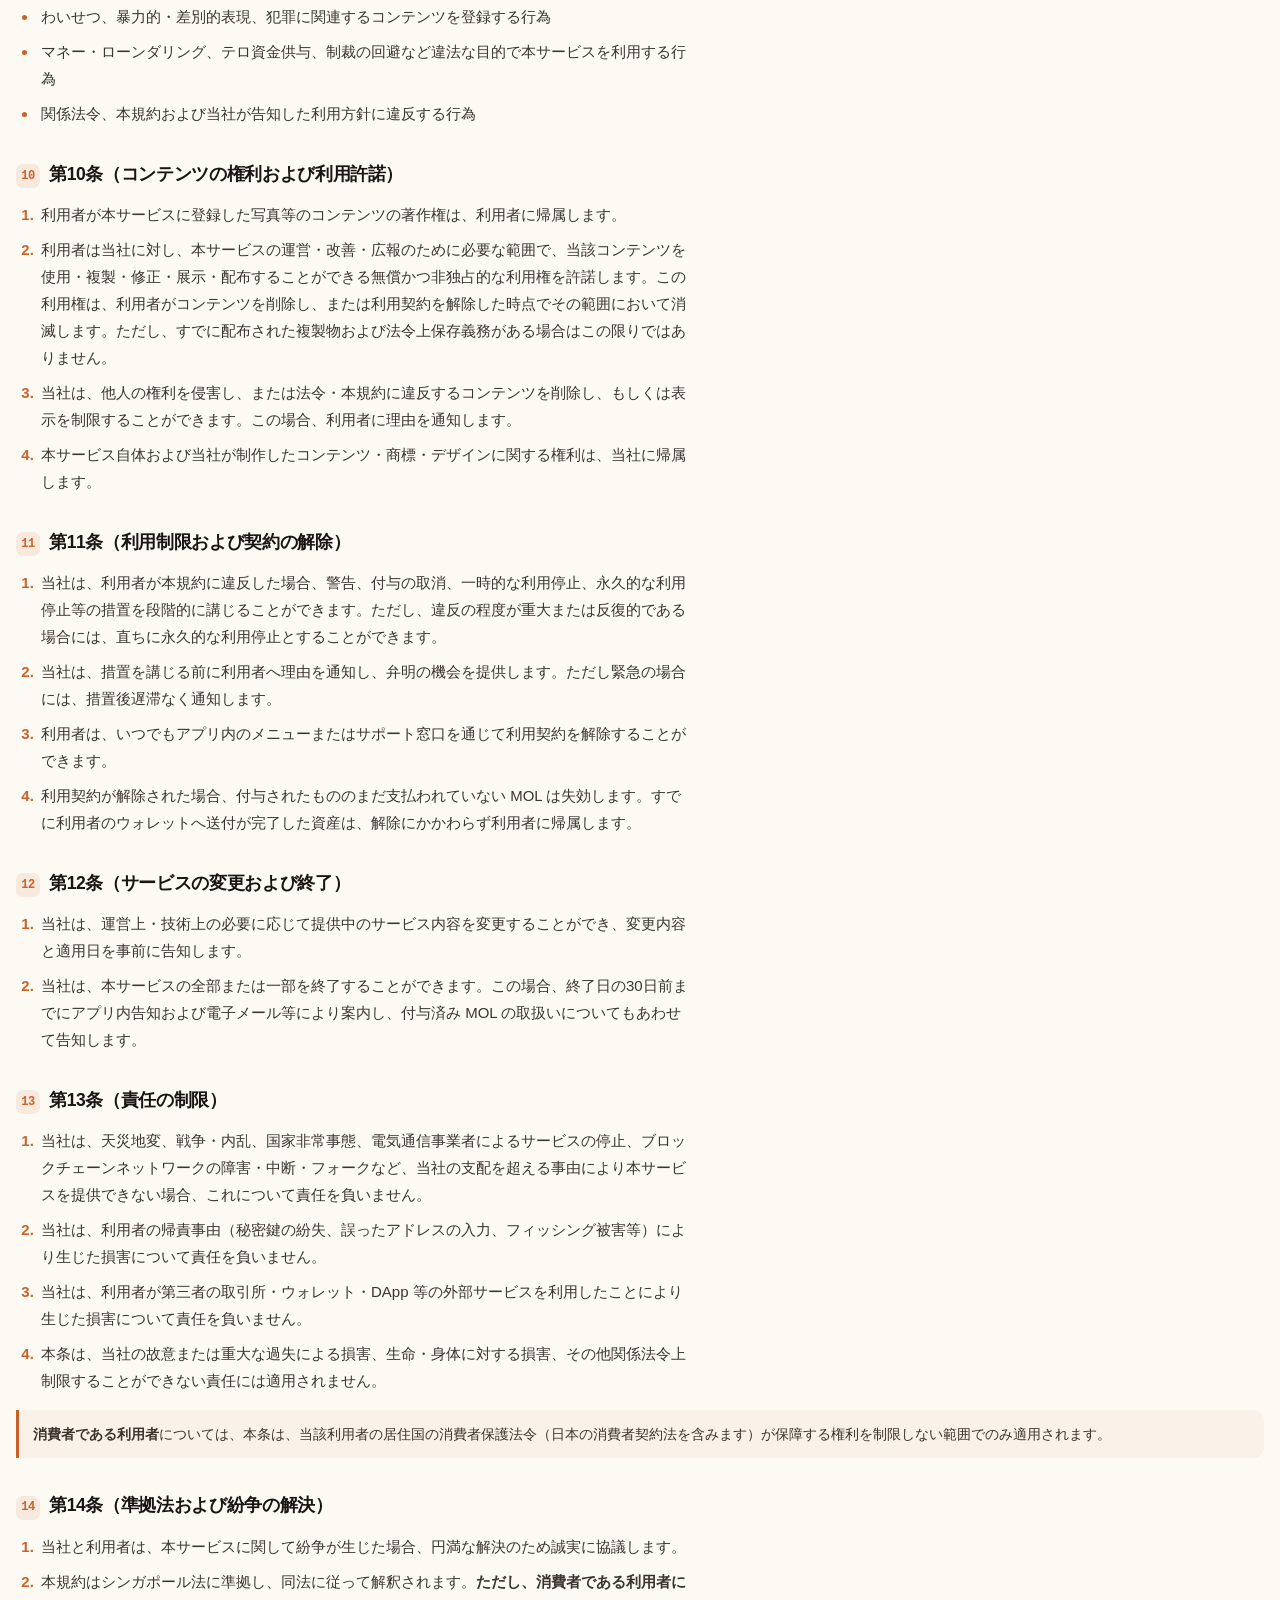
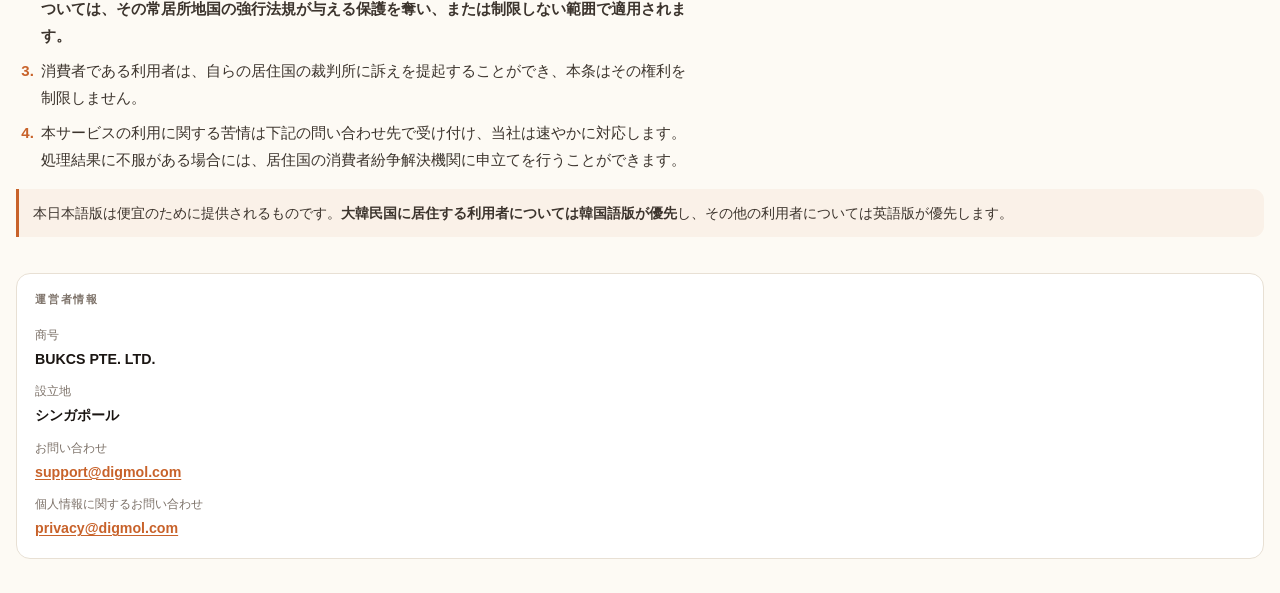
<file: digmol/terms_ja.html>
<!DOCTYPE html>
<html lang="ja">
<head>
<meta charset="UTF-8">
<meta name="viewport" content="width=device-width, initial-scale=1, viewport-fit=cover">
<meta name="format-detection" content="telephone=no">
<title>利用規約 · DigMol</title>
<style>
/* ═══════════════════════════════════════════
   DigMol — 약관 / 개인정보처리방침
   style.css 다음에 로드됩니다. 랜딩의 토큰(--ink, --paper 등)이
   있으면 그걸 쓰고, 없으면 아래 폴백 값으로 떨어집니다.
   ═══════════════════════════════════════════ */

.legal-body {
  --lg-ink:    var(--ink, #1a1512);
  --lg-mute:   var(--mute, #7c7168);
  --lg-paper:  var(--paper, #fdfaf4);
  --lg-line:   var(--line, #e8e0d4);
  --lg-accent: var(--accent, #c8622a);
  --lg-card:   #fff;

  background: var(--lg-paper);
  color: var(--lg-ink);
  -webkit-font-smoothing: antialiased;
}

.legal-body #nav .nav-links a.on {
  color: var(--lg-accent);
  font-weight: 700;
}

/* ─────────── 레이아웃 ─────────── */
.legal-wrap {
  max-width: 1080px;
  margin: 0 auto;
  padding: 108px 22px 80px;
}

.legal-cols {
  display: grid;
  grid-template-columns: 232px minmax(0, 1fr);
  gap: 48px;
  align-items: start;
}

/* ─────────── 헤더 ─────────── */
.legal-head {
  padding-bottom: 34px;
  margin-bottom: 40px;
  border-bottom: 1px solid var(--lg-line);
}

.legal-kicker {
  font-family: 'JetBrains Mono', monospace;
  font-size: 11.5px;
  font-weight: 700;
  letter-spacing: .18em;
  color: var(--lg-accent);
  margin-bottom: 14px;
}

.legal-head h1 {
  font-size: clamp(30px, 5vw, 46px);
  font-weight: 800;
  letter-spacing: -.03em;
  line-height: 1.14;
  margin: 0 0 18px;
}

.legal-meta {
  display: flex;
  flex-wrap: wrap;
  gap: 8px 10px;
  margin-bottom: 22px;
}

.legal-meta span {
  font-size: 12.5px;
  color: var(--lg-mute);
  background: var(--lg-card);
  border: 1px solid var(--lg-line);
  border-radius: 999px;
  padding: 5px 13px;
}

.legal-meta b {
  color: var(--lg-ink);
  font-weight: 600;
  margin-left: 3px;
}

.legal-lead {
  font-size: 16.5px;
  line-height: 1.78;
  color: var(--lg-mute);
  max-width: 74ch;
  margin: 0;
}

/* ─────────── 목차 ─────────── */
.legal-toc {
  position: sticky;
  top: 92px;
}

.toc-t {
  font-family: 'JetBrains Mono', monospace;
  font-size: 11px;
  font-weight: 700;
  letter-spacing: .16em;
  color: var(--lg-mute);
  margin-bottom: 14px;
}

.legal-toc ol {
  list-style: none;
  margin: 0;
  padding: 0;
  counter-reset: toc;
  border-left: 2px solid var(--lg-line);
}

.legal-toc li { counter-increment: toc; }

.legal-toc a {
  display: block;
  padding: 7px 0 7px 15px;
  margin-left: -2px;
  border-left: 2px solid transparent;
  font-size: 13.5px;
  line-height: 1.45;
  color: var(--lg-mute);
  text-decoration: none;
  transition: color .16s, border-color .16s;
}

.legal-toc a:hover { color: var(--lg-ink); }

.legal-toc a.on {
  color: var(--lg-accent);
  border-left-color: var(--lg-accent);
  font-weight: 600;
}

/* ─────────── 본문 ─────────── */
.legal-doc { min-width: 0; }

.legal-s { scroll-margin-top: 92px; margin-bottom: 46px; }

.legal-s h2 {
  display: flex;
  align-items: baseline;
  gap: 11px;
  font-size: 20px;
  font-weight: 750;
  letter-spacing: -.02em;
  line-height: 1.35;
  margin: 0 0 16px;
}

.s-no {
  flex: none;
  font-family: 'JetBrains Mono', monospace;
  font-size: 12px;
  font-weight: 700;
  color: var(--lg-accent);
  background: color-mix(in srgb, var(--lg-accent) 11%, transparent);
  border-radius: 7px;
  min-width: 24px;
  height: 24px;
  display: grid;
  place-items: center;
  transform: translateY(-1px);
}

.legal-doc p {
  font-size: 15.2px;
  line-height: 1.85;
  color: #3c342d;
  margin: 0 0 14px;
  max-width: 76ch;
}

.legal-doc ul,
.legal-doc ol {
  margin: 0 0 16px;
  padding-left: 22px;
  max-width: 76ch;
}

.legal-doc li {
  font-size: 15.2px;
  line-height: 1.82;
  color: #3c342d;
  margin-bottom: 8px;
  padding-left: 3px;
}

.legal-doc li::marker { color: var(--lg-accent); font-weight: 600; }

.legal-doc a { color: var(--lg-accent); text-decoration: underline; text-underline-offset: 2px; }

/* ─────────── 요약 박스 ─────────── */
.legal-tldr {
  background: var(--lg-card);
  border: 1px solid var(--lg-line);
  border-radius: 16px;
  padding: 22px 24px 18px;
  margin-bottom: 42px;
}

.tldr-t {
  font-size: 13px;
  font-weight: 750;
  letter-spacing: -.01em;
  margin-bottom: 12px;
  color: var(--lg-ink);
}

.tldr-t::before { content: '◆'; color: var(--lg-accent); margin-right: 7px; font-size: 10px; }

.legal-tldr ul { list-style: none; padding: 0; margin: 0 0 12px; }

.legal-tldr li {
  position: relative;
  padding-left: 20px;
  font-size: 14.4px;
  line-height: 1.72;
  margin-bottom: 9px;
}

.legal-tldr li::before {
  content: '';
  position: absolute;
  left: 4px; top: 10px;
  width: 6px; height: 6px;
  border-radius: 50%;
  background: var(--lg-accent);
}

.tldr-note {
  font-size: 12.2px;
  color: var(--lg-mute);
  padding-top: 11px;
  border-top: 1px dashed var(--lg-line);
}

/* ─────────── 강조 노트 ─────────── */
.legal-note {
  background: color-mix(in srgb, var(--lg-accent) 6%, transparent);
  border-left: 3px solid var(--lg-accent);
  border-radius: 0 11px 11px 0;
  padding: 14px 18px;
  font-size: 14.4px;
  line-height: 1.75;
  color: #3c342d;
  margin: 0 0 16px;
  max-width: 76ch;
}

/* ─────────── 표 ─────────── */
.legal-table-x {
  overflow-x: auto;
  margin: 0 0 18px;
  border: 1px solid var(--lg-line);
  border-radius: 13px;
  background: var(--lg-card);
  -webkit-overflow-scrolling: touch;
}

.legal-table {
  width: 100%;
  border-collapse: collapse;
  font-size: 14px;
  min-width: 480px;
}

.legal-table th {
  text-align: left;
  font-weight: 700;
  font-size: 12.5px;
  letter-spacing: .01em;
  color: var(--lg-mute);
  padding: 12px 16px;
  background: color-mix(in srgb, var(--lg-line) 34%, transparent);
  border-bottom: 1px solid var(--lg-line);
  white-space: nowrap;
}

.legal-table td {
  padding: 13px 16px;
  line-height: 1.65;
  color: #3c342d;
  border-bottom: 1px solid color-mix(in srgb, var(--lg-line) 62%, transparent);
  vertical-align: top;
}

.legal-table tr:last-child td { border-bottom: none; }
.legal-table td:first-child { font-weight: 600; white-space: nowrap; color: var(--lg-ink); }

/* ─────────── 사업자 정보 ─────────── */
.legal-contact {
  background: var(--lg-card);
  border: 1px solid var(--lg-line);
  border-radius: 16px;
  padding: 24px;
  margin-top: 52px;
}

.lc-t {
  font-family: 'JetBrains Mono', monospace;
  font-size: 11px;
  font-weight: 700;
  letter-spacing: .16em;
  color: var(--lg-mute);
  margin-bottom: 16px;
}

.lc-grid {
  display: grid;
  grid-template-columns: repeat(auto-fit, minmax(210px, 1fr));
  gap: 14px 26px;
}

.lc-grid > div { display: flex; flex-direction: column; gap: 3px; }
.lc-grid span { font-size: 11.8px; color: var(--lg-mute); }
.lc-grid b { font-size: 14.2px; font-weight: 600; word-break: break-all; }

/* ─────────── 반응형 ─────────── */
@media (max-width: 900px) {
  .legal-cols { grid-template-columns: 1fr; gap: 30px; }

  .legal-toc {
    position: static;
    background: var(--lg-card);
    border: 1px solid var(--lg-line);
    border-radius: 14px;
    padding: 18px 20px;
  }

  .legal-toc ol {
    border-left: none;
    columns: 2;
    column-gap: 22px;
  }

  .legal-toc a {
    padding: 5px 0;
    margin-left: 0;
    border-left: none;
    break-inside: avoid;
  }

  .legal-toc a.on { border-left: none; }
}

@media (max-width: 560px) {
  .legal-wrap { padding: 92px 17px 64px; }
  .legal-toc ol { columns: 1; }
  .legal-doc p, .legal-doc li { font-size: 14.8px; }
  .legal-s h2 { font-size: 18px; }
  .legal-contact { padding: 20px; }
}



.legal-xlate {
  display: flex;
  gap: 10px;
  align-items: flex-start;
  background: color-mix(in srgb, var(--lg-accent, #c8622a) 7%, transparent);
  border: 1px solid color-mix(in srgb, var(--lg-accent, #c8622a) 24%, transparent);
  border-radius: 12px;
  padding: 13px 16px;
  margin: 0 0 26px;
  font-size: 13.4px;
  line-height: 1.7;
  color: var(--lg-mute, #7c7168);
}
.legal-xlate b { color: var(--lg-ink, #1a1512); font-weight: 650; }
.legal-xlate::before { content: '⚖'; flex: none; opacity: .65; }


/* ── Mobile WebView overrides ── */
*, *::before, *::after { box-sizing: border-box; }
html, body {
  margin: 0;
  padding: 0;
  background: #fdfaf4;
  color: #1a1512;
  -webkit-text-size-adjust: 100%;
  text-size-adjust: 100%;
  overflow-x: hidden;
}
body {
  font-family: -apple-system, BlinkMacSystemFont, 'Segoe UI', 'Pretendard',
    'Noto Sans KR', 'Noto Sans JP', 'Noto Sans SC', 'Hiragino Sans',
    'Apple SD Gothic Neo', sans-serif;
  line-height: 1.6;
  padding: env(safe-area-inset-top, 0) env(safe-area-inset-right, 0)
           env(safe-area-inset-bottom, 0) env(safe-area-inset-left, 0);
}
.legal-body {
  --lg-ink: #1a1512;
  --lg-mute: #7c7168;
  --lg-paper: #fdfaf4;
  --lg-line: #e8e0d4;
  --lg-accent: #c8622a;
  --lg-card: #fff;
  background: var(--lg-paper);
  color: var(--lg-ink);
  -webkit-font-smoothing: antialiased;
}
.legal-wrap {
  max-width: 100% !important;
  margin: 0 auto;
  padding: 16px 16px 48px !important;
}
.legal-cols {
  display: block !important;
}
.legal-toc {
  position: static !important;
  background: var(--lg-card);
  border: 1px solid var(--lg-line);
  border-radius: 14px;
  padding: 16px 18px;
  margin-bottom: 28px;
  top: auto;
}
.legal-toc ol {
  border-left: none !important;
  columns: 1 !important;
  list-style: none;
  margin: 0;
  padding: 0;
  counter-reset: toc;
}
.legal-toc a {
  padding: 8px 0 !important;
  margin-left: 0 !important;
  border-left: none !important;
  font-size: 14px;
  line-height: 1.4;
}
.legal-toc a.on {
  border-left: none !important;
  color: var(--lg-accent);
  font-weight: 600;
}
.legal-s { scroll-margin-top: 12px; margin-bottom: 36px; }
.legal-head { padding-bottom: 24px; margin-bottom: 28px; }
.legal-head h1 {
  font-size: 26px !important;
  font-weight: 800;
  letter-spacing: -0.03em;
  line-height: 1.2;
  margin: 0 0 14px;
}
.legal-lead { font-size: 15px; line-height: 1.75; max-width: none; }
.legal-meta { gap: 6px 8px; margin-bottom: 16px; }
.legal-meta span { font-size: 12px; padding: 5px 11px; }
.legal-doc p,
.legal-doc li { font-size: 15px !important; line-height: 1.8; max-width: none; }
.legal-s h2 { font-size: 17.5px !important; gap: 9px; margin: 0 0 12px; }
.legal-table {
  min-width: 520px;
  width: 100%;
  font-size: 13px;
}
.legal-table th,
.legal-table td {
  padding: 10px 12px;
  word-break: break-word;
}
.legal-table td:first-child {
  white-space: normal;
  min-width: 72px;
}
.legal-table-x {
  margin: 0 0 16px;
  border-radius: 12px;
  -webkit-overflow-scrolling: touch;
}
.legal-tldr { padding: 18px 16px 14px; margin-bottom: 28px; border-radius: 14px; }
.legal-tldr li { font-size: 14px; }
.legal-note { font-size: 14px; padding: 12px 14px; max-width: none; }
.legal-contact { padding: 18px; margin-top: 36px; border-radius: 14px; }
.lc-grid {
  grid-template-columns: 1fr !important;
  gap: 12px;
}
a { -webkit-tap-highlight-color: rgba(200, 98, 42, 0.15); }

</style>
</head>
<body class="legal-body">
<main class="legal-wrap">
<header class="legal-head">
    <div class="legal-kicker">LEGAL</div>
    <h1>利用規約</h1>
    <div class="legal-meta">
      <span>施行日<b>2026年1月1日</b></span>
      <span>最終改定<b>2026年1月1日</b></span>
      <span>バージョン<b>1.0</b></span>
    </div>
    <p class="legal-lead">本規約は、シンガポール法人であるBUKCS PTE. LTD.が提供する DigMol モバイルアプリケーションおよび関連ウェブサービスの利用条件と手続、ならびに当社と利用者の権利義務を定めるものです。アプリをインストールし、または本サービスを利用した時点で、本規約に同意したものとみなします。</p>
  </header>

  
  
    <div class="legal-xlate"><div>この日本語版は便宜のために提供されるものです。大韓民国に居住する利用者については、解釈に相違が生じた場合、韓国語版が優先します。</div></div>
  

  
  

  <div class="legal-cols">

    <aside class="legal-toc">
      <div class="toc-t">目次</div>
      <ol>
        
          <li><a href="#s1">第1条（目的および運営主体）</a></li>
        
          <li><a href="#s2">第2条（定義）</a></li>
        
          <li><a href="#s3">第3条（規約の掲示および改定）</a></li>
        
          <li><a href="#s4">第4条（利用契約の成立）</a></li>
        
          <li><a href="#s5">第5条（サービスの提供）</a></li>
        
          <li><a href="#s6">第6条（MOL 報酬の性質）</a></li>
        
          <li><a href="#s7">第7条（報酬の付与と支払）</a></li>
        
          <li><a href="#s8">第8条（招待および紹介報酬）</a></li>
        
          <li><a href="#s9">第9条（利用者の義務）</a></li>
        
          <li><a href="#s10">第10条（コンテンツの権利および利用許諾）</a></li>
        
          <li><a href="#s11">第11条（利用制限および契約の解除）</a></li>
        
          <li><a href="#s12">第12条（サービスの変更および終了）</a></li>
        
          <li><a href="#s13">第13条（責任の制限）</a></li>
        
          <li><a href="#s14">第14条（準拠法および紛争の解決）</a></li>
        
      </ol>
    </aside>

    <article class="legal-doc">

      
        <div class="legal-tldr">
          <div class="tldr-t">要点</div>
          <ul>
            <li>運営者はシンガポール法人 <b>BUKCS PTE. LTD.</b> です。利用者情報は国外で処理されます。</li><li>会員登録は不要です。アプリを開いた時点で MOL の付与が始まり、ウォレットアドレスがそのままアカウントになります。</li><li>MOL はサービス内の報酬であり、<b>法定通貨ではなく、当社はその価値や相場を保証しません。</b></li><li>不正な付与（自動化ツール・重複アカウント・位置情報の偽装など）が確認された場合、未払いの付与分は取り消され、利用が制限されることがあります。</li><li>本規約は、<b>利用者の居住国の消費者保護に関する強行法規を排除するものではありません。</b></li>
          </ul>
          <div class="tldr-note">この要約は理解を助けるためのものであり、法的効力は本文にあります。</div>
        </div>
      

      
        <section class="legal-s" id="s1">
          <h2><span class="s-no">1</span>第1条（目的および運営主体）</h2>

          
            
              <p>本規約は、シンガポール法に基づき設立されたBUKCS PTE. LTD.（以下「当社」）が提供する DigMol モバイルアプリケーションおよび付随サービス（以下「本サービス」）の利用に関し、当社と利用者との間の権利義務、責任、利用条件および手続その他の基本的事項を定めることを目的とします。</p>

            
          
            
              <div class="legal-note"><b>運営主体の告知。</b>当社は<b>シンガポールに登記された法人</b>です。したがって利用者の情報は国外で処理されます。詳細は<a href="https://digmol.com/ja/privacy">プライバシーポリシー</a>をご確認ください。</div>

            
          
        </section>
      
        <section class="legal-s" id="s2">
          <h2><span class="s-no">2</span>第2条（定義）</h2>

          
            
              <ol><li>「本サービス」とは、当社が提供する DigMol アプリ、ウェブサイトおよびこれらに付随する一切の機能をいいます。</li><li>「利用者」とは、本規約に従って本サービスを利用する者をいいます。</li><li>「MOL」とは、利用者が本サービス内の活動を通じて獲得する報酬をいいます。</li><li>「ウォレット」とは、利用者が MOL を受領・保管するために使用するブロックチェーンアドレスおよびこれを管理するソフトウェアをいいます。</li><li>「スマートコントラクト」とは、報酬の付与規則が記録され、ブロックチェーンネットワーク上で自動的に実行されるプログラムをいいます。</li><li>「活動」とは、写真の撮影・登録、移動（歩行）、広告の視聴、友だちの招待など、当社が報酬の対象として定めた行為をいいます。</li></ol>

            
          
        </section>
      
        <section class="legal-s" id="s3">
          <h2><span class="s-no">3</span>第3条（規約の掲示および改定）</h2>

          
            
              <ol><li>当社は、利用者が容易に確認できるよう、本規約を本サービスの初期画面または連結画面に掲示します。</li><li>当社は、関係法令に違反しない範囲で本規約を改定することができます。</li><li>本規約を改定する場合、適用日および改定理由を明示して施行日の7日前から告知します。ただし利用者に不利な変更または重要な変更の場合は30日前から告知し、アプリ内通知または電子メール等により個別に通知します。</li><li>利用者が改定後の規約に同意しない場合、本サービスの利用を中止し、利用契約を解除することができます。告知された施行日以降も利用を継続した場合、改定後の規約に同意したものとみなします。</li></ol>

            
          
        </section>
      
        <section class="legal-s" id="s4">
          <h2><span class="s-no">4</span>第4条（利用契約の成立）</h2>

          
            
              <ol><li>本サービスは会員登録手続なしに利用でき、利用者がアプリをインストール・起動し、本規約に同意した時点で利用契約が成立します。</li><li>利用者の識別は、端末識別子または利用者が接続したウォレットアドレスに基づいて行われます。</li><li>満14歳未満の方は本サービスを利用できません。未成年者は法定代理人の同意を得たうえで利用するものとし、当社は未成年者による利用を確認した場合、利用を制限することがあります。利用者の居住国の法令がこれより高い年齢基準を定める場合には、当該基準に従います。</li><li>当社は、次の各号に該当する場合、利用の承諾を行わず、または事後に利用契約を解除することができます。</li></ol>

            
          
            
              <ul><li>他人の名義・端末・ウォレットを無断で使用した場合</li><li>過去に本規約違反により利用を制限された履歴がある場合</li><li>大韓民国、シンガポールまたは国際的な制裁リストの対象者に該当する場合</li><li>当社がサービスを提供しないと定めた国・地域から接続している場合</li><li>本サービスの正常な運営を妨害する目的が明白な場合</li></ul>

            
          
        </section>
      
        <section class="legal-s" id="s5">
          <h2><span class="s-no">5</span>第5条（サービスの提供）</h2>

          
            
              <p>当社は次のサービスを提供します。</p>

            
          
            
              <ul><li>活動に基づく MOL 報酬の付与機能</li><li>付与履歴および報酬規則の照会機能</li><li>友だち招待および紹介報酬の機能</li><li>ブースター等、付与倍率に関する機能</li><li>その他、当社が追加で開発し、または提携を通じて提供する一切のサービス</li></ul>

            
          
            
              <p>本サービスは年中無休24時間の提供を原則とします。ただし、システム点検、設備の交換、通信障害、ブロックチェーンネットワークの異常など運営上・技術上必要な場合には、その全部または一部を一時的に中断することがあり、事前告知が困難な緊急の事由がある場合には事後に告知します。</p>

            
          
        </section>
      
        <section class="legal-s" id="s6">
          <h2><span class="s-no">6</span>第6条（MOL 報酬の性質）</h2>

          
            
              <div class="legal-note"><b>重要。</b>MOL は法定通貨ではなく、当社は MOL の市場価値・交換比率・収益を保証または約束しません。本サービスの利用は投資行為ではなく、当社は利用者に対して投資助言または金融サービスを提供しません。</div>

            
          
            
              <ol><li>MOL は本サービス内の活動に対する報酬として、当社が定める規則に従って付与されます。</li><li>MOL の付与・控除・失効の基準は、アプリ内の案内およびスマートコントラクトに公開された規則によります。</li><li>当社は、MOL の価格、流動性、第三者取引市場における取引可能性について、いかなる保証も行いません。</li><li>MOL の保有および処分に伴い発生する租税は、利用者の居住国の法令に従い利用者に帰属します。当社は利用者の納税義務の履行について責任を負いません。</li><li>利用者は、自らのウォレットの秘密鍵およびリカバリーフレーズを自身の責任で安全に管理するものとします。当社はこれらを保管せず、紛失・漏えいにより生じた損害について責任を負いません。</li><li>当社は、MOL の買戻し、償還または法定通貨への交換を提供しません。</li></ol>

            
          
        </section>
      
        <section class="legal-s" id="s7">
          <h2><span class="s-no">7</span>第7条（報酬の付与と支払）</h2>

          
            
              <ol><li>利用者が当社の定める活動を行った場合、当該活動に定められた数量の MOL が付与されます。</li><li>付与数量、1日あたりの上限、ブースター倍率などの詳細な基準はアプリ内で公開され、サービス方針に従って変更されることがあります。</li><li>報酬の支払はスマートコントラクトを通じて処理されます。ブロックチェーンネットワークの混雑、障害、ハードフォークなど当社が制御できない事由により支払が遅延する場合があります。</li><li>次の各号の不正行為が確認された場合、当社は<b>まだ利用者のウォレットへ送付されていない付与分</b>について、その付与を取り消すことができます。</li></ol>

            
          
            
              <ul><li>自動化プログラム（マクロ・ボット・エミュレータ等）を使用した場合</li><li>位置情報を偽装し、または端末情報を改ざんした場合</li><li>同一人が複数のアカウント・端末を使用して重複して付与を受けた場合</li><li>虚偽・盗用・不適切なコンテンツを登録して付与を受けた場合</li><li>システムの誤作動やバグを認識しながらこれを利用して付与を受けた場合</li><li>その他、正常なサービス利用とは認められない方法により付与を受けた場合</li></ul>

            
          
            
              <div class="legal-note">すでに利用者のウォレットへ<b>送付が完了した資産は、ブロックチェーンの技術的特性上、当社が回収することはできません。</b>この場合、当社は以後の付与停止、利用制限等の措置を講じ、不正行為により当社に損害が生じたときは別途賠償を請求することがあります。</div>

            
          
            
              <p>当社は、上記の措置を講じる前に利用者へ理由を通知し、弁明の機会を提供します。ただし、追加の被害を防止するため緊急を要する場合には、措置後遅滞なく通知します。</p>

            
          
        </section>
      
        <section class="legal-s" id="s8">
          <h2><span class="s-no">8</span>第8条（招待および紹介報酬）</h2>

          
            
              <ol><li>利用者は自身の招待リンクを通じて新規利用者を招待することができ、当社が定める基準に従い、招待者および被招待者の双方が報酬を受け取ることができます。</li><li>招待報酬は、被招待者が実際にアプリをインストール・起動し、有効な利用者として確認された場合に付与されます。</li><li>次の場合、招待報酬が付与されないことがあります。すなわち、本人が複数の端末を用いて自分自身を招待する行為、虚偽のインストールを誘導する行為、スパム的な大量送信、金銭的対価を条件としたインストールの誘導、その他招待制度の趣旨に反する行為です。</li><li>当社は、招待報酬の数量および条件を、事前告知のうえ変更することができます。</li></ol>

            
          
        </section>
      
        <section class="legal-s" id="s9">
          <h2><span class="s-no">9</span>第9条（利用者の義務）</h2>

          
            
              <p>利用者は、次の行為を行ってはなりません。</p>

            
          
            
              <ul><li>他人の個人情報、ウォレットアドレス、端末を盗用する行為</li><li>本サービスのソースコードをリバースエンジニアリング・逆コンパイルし、またはアプリを無断で改変する行為</li><li>root化・脱獄端末、エミュレータ、位置偽装アプリ等を使用して報酬体系を回避する行為</li><li>サーバーに過度な負荷を生じさせ、または正常なサービス運営を妨害する行為</li><li>他人の著作権・肖像権その他の権利を侵害するコンテンツを登録する行為</li><li>わいせつ、暴力的・差別的表現、犯罪に関連するコンテンツを登録する行為</li><li>マネー・ローンダリング、テロ資金供与、制裁の回避など違法な目的で本サービスを利用する行為</li><li>関係法令、本規約および当社が告知した利用方針に違反する行為</li></ul>

            
          
        </section>
      
        <section class="legal-s" id="s10">
          <h2><span class="s-no">10</span>第10条（コンテンツの権利および利用許諾）</h2>

          
            
              <ol><li>利用者が本サービスに登録した写真等のコンテンツの著作権は、利用者に帰属します。</li><li>利用者は当社に対し、本サービスの運営・改善・広報のために必要な範囲で、当該コンテンツを使用・複製・修正・展示・配布することができる無償かつ非独占的な利用権を許諾します。この利用権は、利用者がコンテンツを削除し、または利用契約を解除した時点でその範囲において消滅します。ただし、すでに配布された複製物および法令上保存義務がある場合はこの限りではありません。</li><li>当社は、他人の権利を侵害し、または法令・本規約に違反するコンテンツを削除し、もしくは表示を制限することができます。この場合、利用者に理由を通知します。</li><li>本サービス自体および当社が制作したコンテンツ・商標・デザインに関する権利は、当社に帰属します。</li></ol>

            
          
        </section>
      
        <section class="legal-s" id="s11">
          <h2><span class="s-no">11</span>第11条（利用制限および契約の解除）</h2>

          
            
              <ol><li>当社は、利用者が本規約に違反した場合、警告、付与の取消、一時的な利用停止、永久的な利用停止等の措置を段階的に講じることができます。ただし、違反の程度が重大または反復的である場合には、直ちに永久的な利用停止とすることができます。</li><li>当社は、措置を講じる前に利用者へ理由を通知し、弁明の機会を提供します。ただし緊急の場合には、措置後遅滞なく通知します。</li><li>利用者は、いつでもアプリ内のメニューまたはサポート窓口を通じて利用契約を解除することができます。</li><li>利用契約が解除された場合、付与されたもののまだ支払われていない MOL は失効します。すでに利用者のウォレットへ送付が完了した資産は、解除にかかわらず利用者に帰属します。</li></ol>

            
          
        </section>
      
        <section class="legal-s" id="s12">
          <h2><span class="s-no">12</span>第12条（サービスの変更および終了）</h2>

          
            
              <ol><li>当社は、運営上・技術上の必要に応じて提供中のサービス内容を変更することができ、変更内容と適用日を事前に告知します。</li><li>当社は、本サービスの全部または一部を終了することができます。この場合、終了日の30日前までにアプリ内告知および電子メール等により案内し、付与済み MOL の取扱いについてもあわせて告知します。</li></ol>

            
          
        </section>
      
        <section class="legal-s" id="s13">
          <h2><span class="s-no">13</span>第13条（責任の制限）</h2>

          
            
              <ol><li>当社は、天災地変、戦争・内乱、国家非常事態、電気通信事業者によるサービスの停止、ブロックチェーンネットワークの障害・中断・フォークなど、当社の支配を超える事由により本サービスを提供できない場合、これについて責任を負いません。</li><li>当社は、利用者の帰責事由（秘密鍵の紛失、誤ったアドレスの入力、フィッシング被害等）により生じた損害について責任を負いません。</li><li>当社は、利用者が第三者の取引所・ウォレット・DApp 等の外部サービスを利用したことにより生じた損害について責任を負いません。</li><li>本条は、当社の故意または重大な過失による損害、生命・身体に対する損害、その他関係法令上制限することができない責任には適用されません。</li></ol>

            
          
            
              <div class="legal-note"><b>消費者である利用者</b>については、本条は、当該利用者の居住国の消費者保護法令（日本の消費者契約法を含みます）が保障する権利を制限しない範囲でのみ適用されます。</div>

            
          
        </section>
      
        <section class="legal-s" id="s14">
          <h2><span class="s-no">14</span>第14条（準拠法および紛争の解決）</h2>

          
            
              <ol><li>当社と利用者は、本サービスに関して紛争が生じた場合、円満な解決のため誠実に協議します。</li><li>本規約はシンガポール法に準拠し、同法に従って解釈されます。<b>ただし、消費者である利用者については、その常居所地国の強行法規が与える保護を奪い、または制限しない範囲で適用されます。</b></li><li>消費者である利用者は、自らの居住国の裁判所に訴えを提起することができ、本条はその権利を制限しません。</li><li>本サービスの利用に関する苦情は下記の問い合わせ先で受け付け、当社は速やかに対応します。処理結果に不服がある場合には、居住国の消費者紛争解決機関に申立てを行うことができます。</li></ol>

            
          
            
              <div class="legal-note">本日本語版は便宜のために提供されるものです。<b>大韓民国に居住する利用者については韓国語版が優先</b>し、その他の利用者については英語版が優先します。</div>

            
          
        </section>
      

      <div class="legal-contact">
        <div class="lc-t">運営者情報</div>
        <div class="lc-grid">
          <div><span>商号</span><b>BUKCS PTE. LTD.</b></div>
          
          
          
          <div><span>設立地</span><b>シンガポール</b></div>
          <div><span>お問い合わせ</span><b><a href="mailto:support@digmol.com">support@digmol.com</a></b></div>
          <div><span>個人情報に関するお問い合わせ</span><b><a href="mailto:privacy@digmol.com">privacy@digmol.com</a></b></div>
        </div>
      </div>

</article>
  </div>
</main>
</body>
</html>
</file>
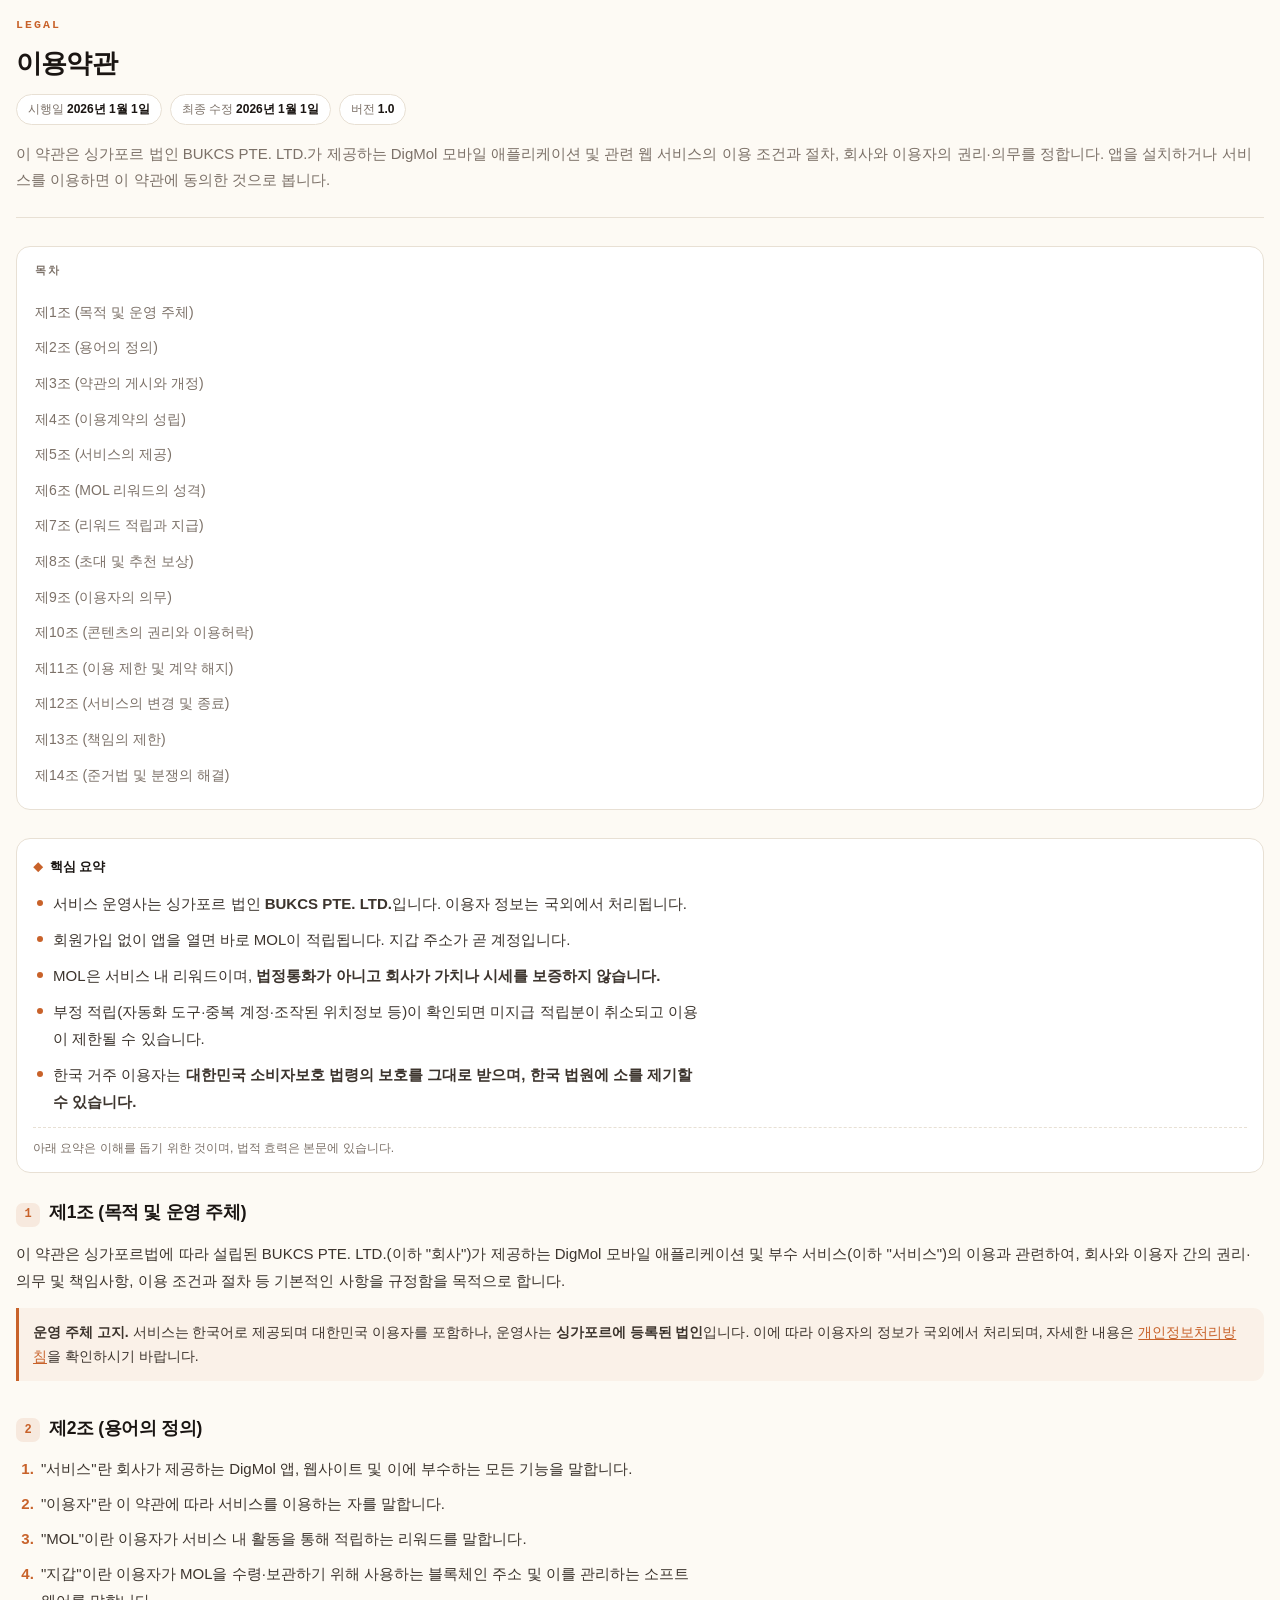
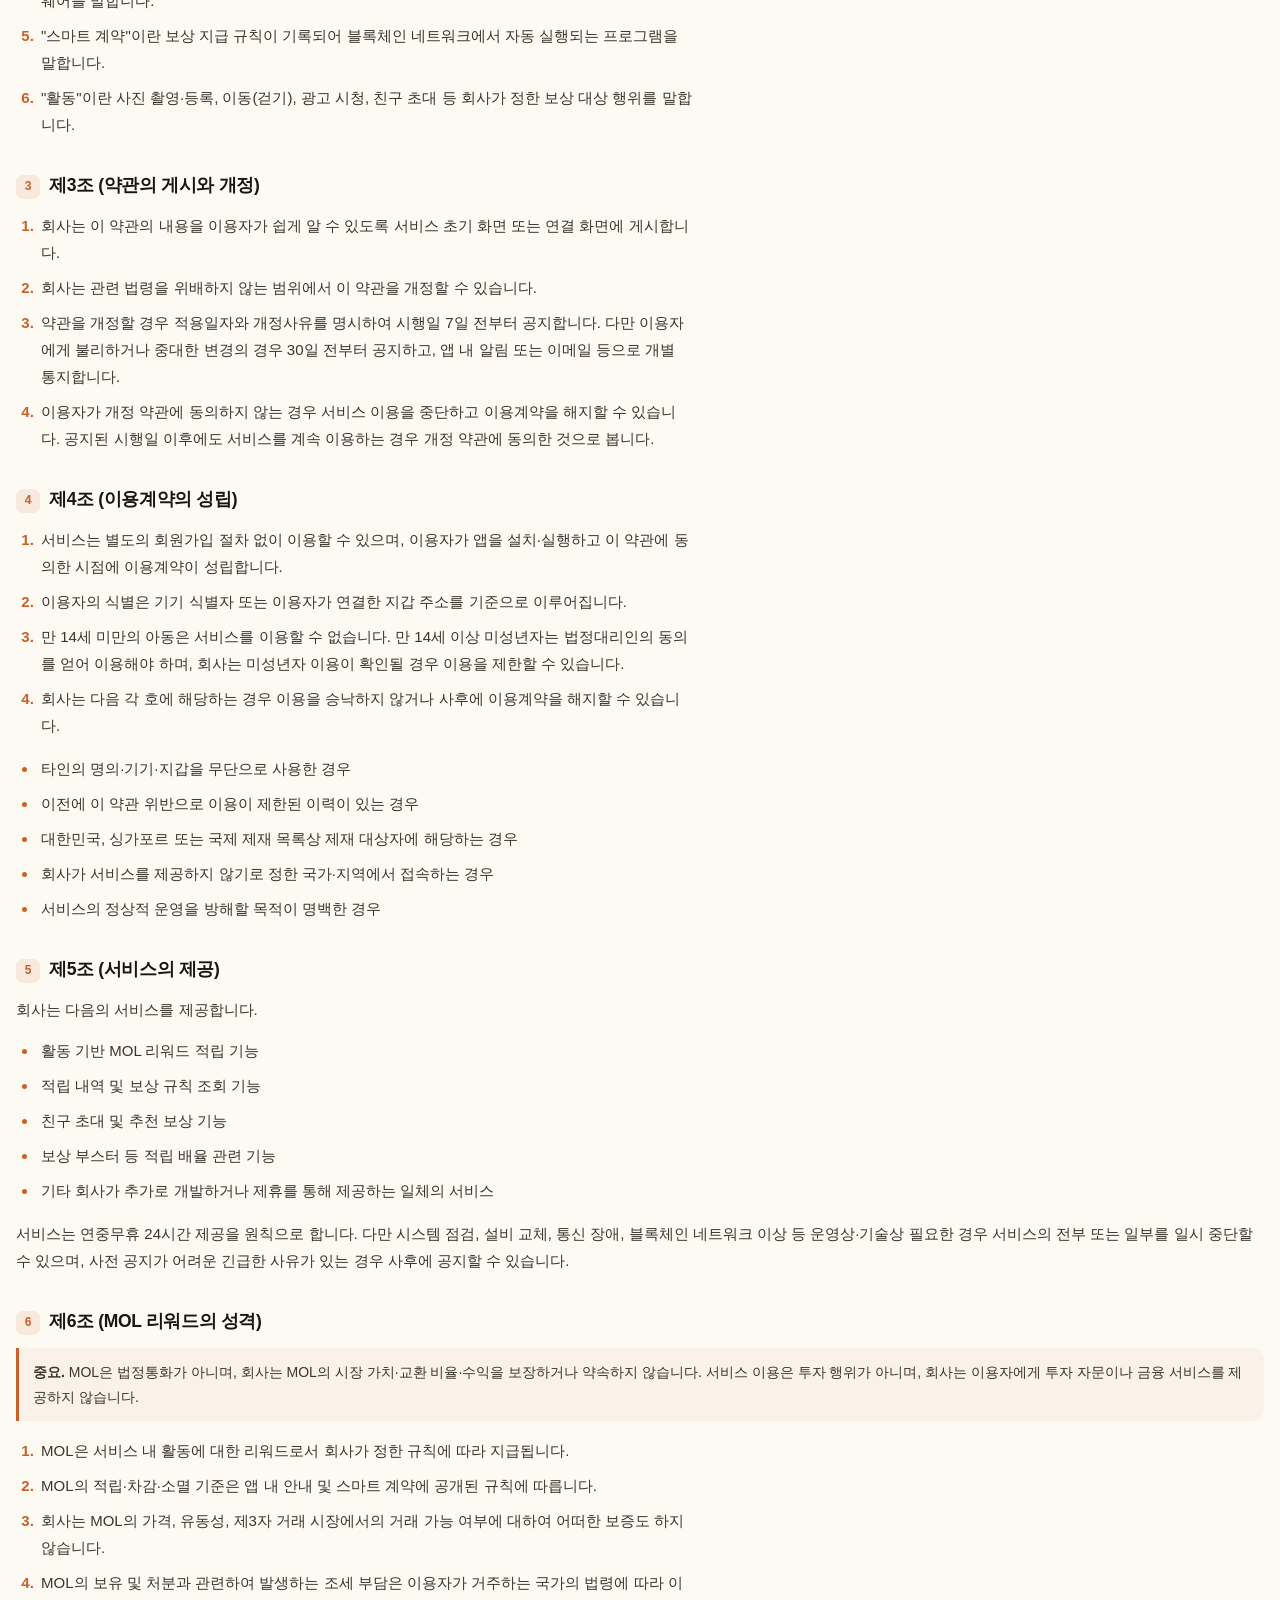
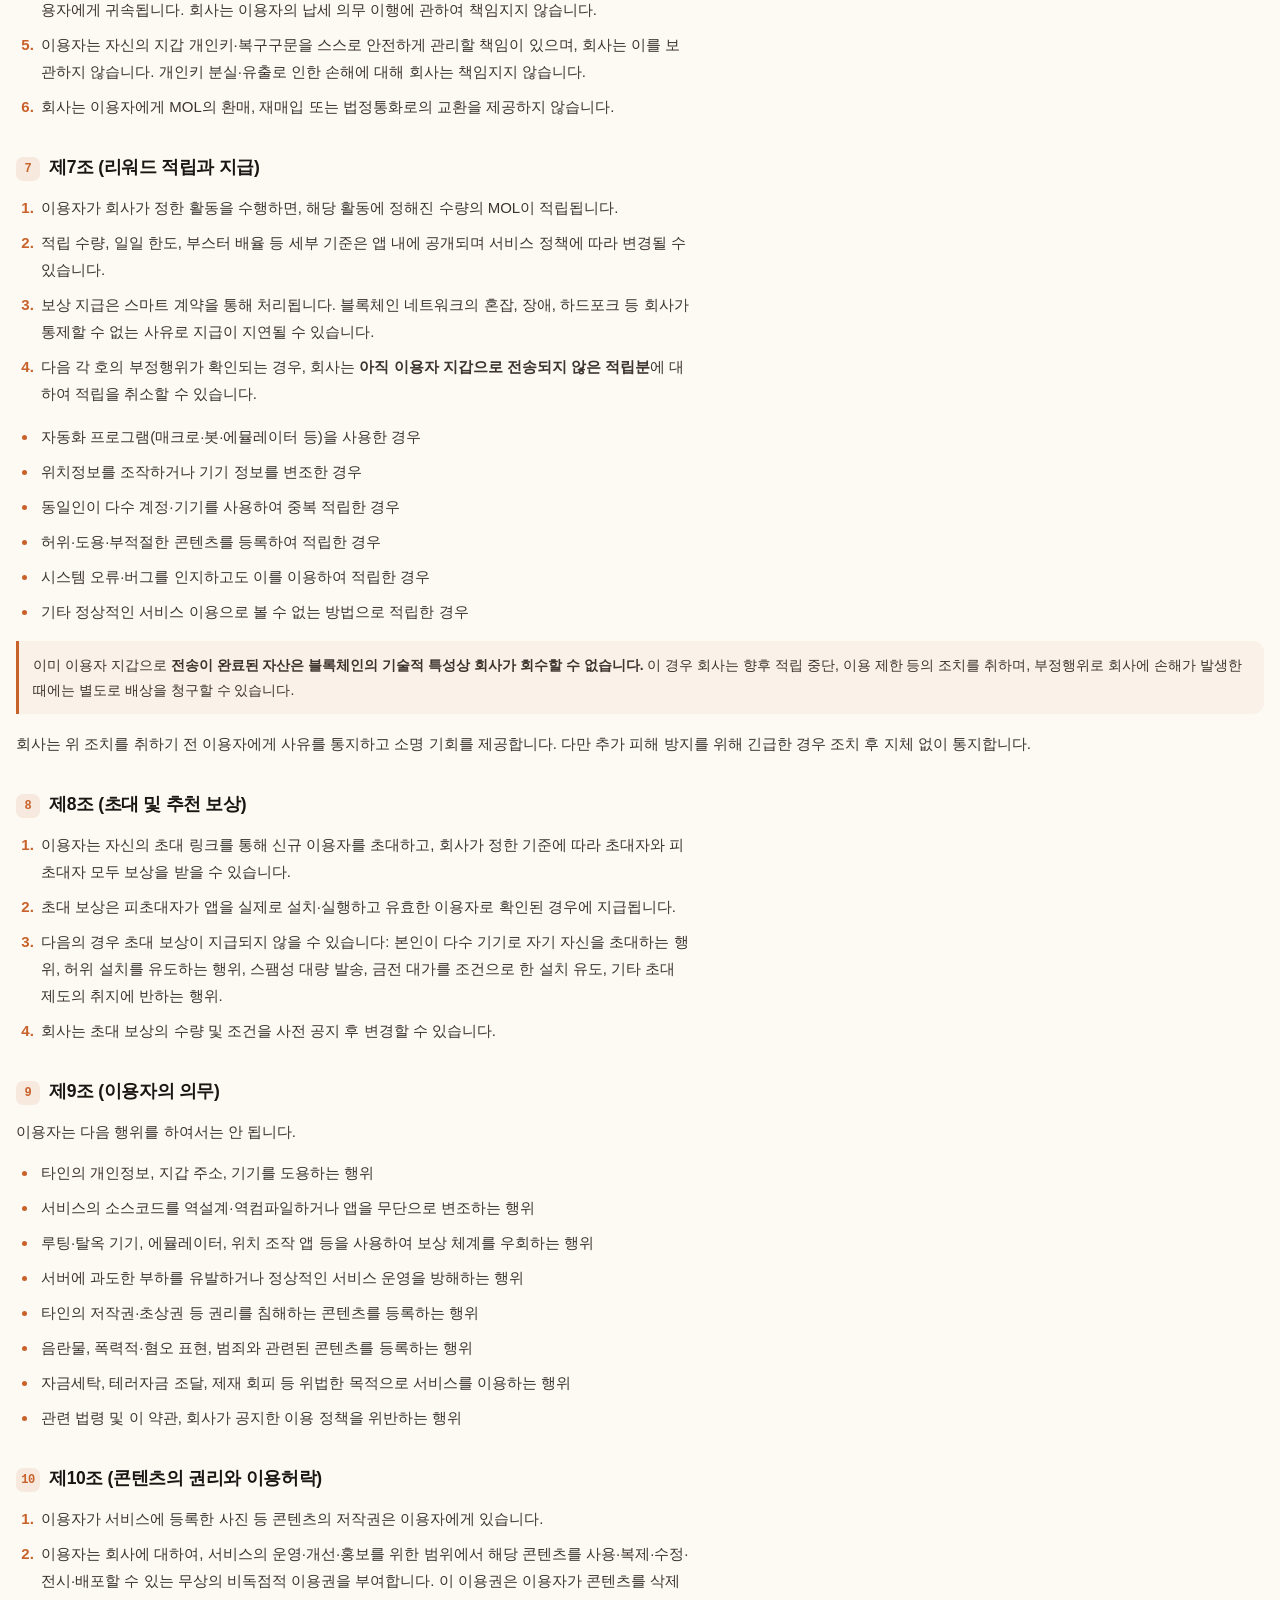
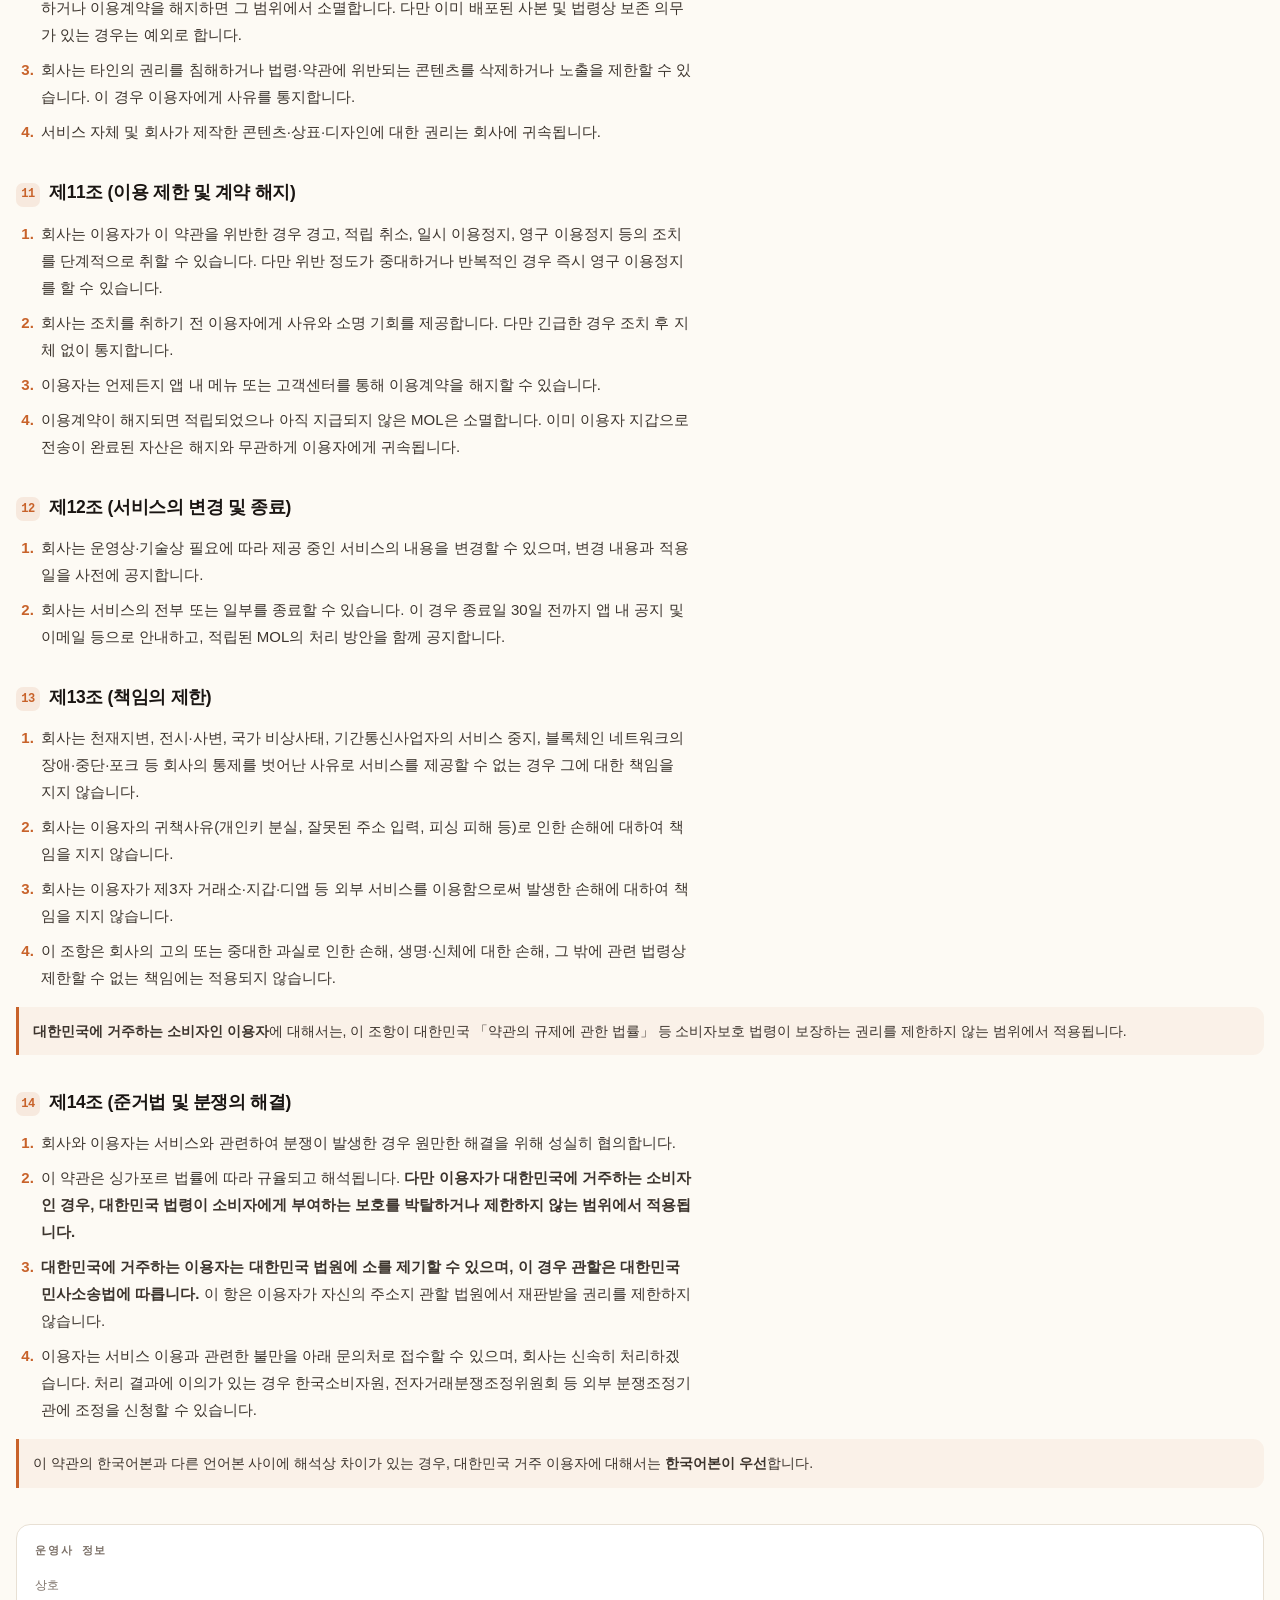
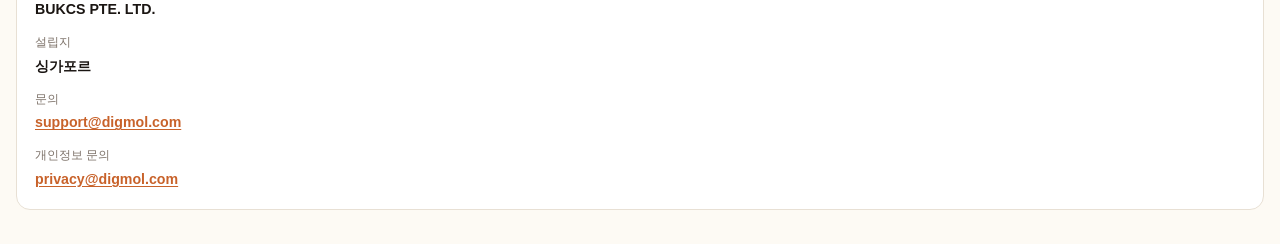
<file: digmol/terms_ko.html>
<!DOCTYPE html>
<html lang="ko">
<head>
<meta charset="UTF-8">
<meta name="viewport" content="width=device-width, initial-scale=1, viewport-fit=cover">
<meta name="format-detection" content="telephone=no">
<title>이용약관 · DigMol</title>
<style>
/* ═══════════════════════════════════════════
   DigMol — 약관 / 개인정보처리방침
   style.css 다음에 로드됩니다. 랜딩의 토큰(--ink, --paper 등)이
   있으면 그걸 쓰고, 없으면 아래 폴백 값으로 떨어집니다.
   ═══════════════════════════════════════════ */

.legal-body {
  --lg-ink:    var(--ink, #1a1512);
  --lg-mute:   var(--mute, #7c7168);
  --lg-paper:  var(--paper, #fdfaf4);
  --lg-line:   var(--line, #e8e0d4);
  --lg-accent: var(--accent, #c8622a);
  --lg-card:   #fff;

  background: var(--lg-paper);
  color: var(--lg-ink);
  -webkit-font-smoothing: antialiased;
}

.legal-body #nav .nav-links a.on {
  color: var(--lg-accent);
  font-weight: 700;
}

/* ─────────── 레이아웃 ─────────── */
.legal-wrap {
  max-width: 1080px;
  margin: 0 auto;
  padding: 108px 22px 80px;
}

.legal-cols {
  display: grid;
  grid-template-columns: 232px minmax(0, 1fr);
  gap: 48px;
  align-items: start;
}

/* ─────────── 헤더 ─────────── */
.legal-head {
  padding-bottom: 34px;
  margin-bottom: 40px;
  border-bottom: 1px solid var(--lg-line);
}

.legal-kicker {
  font-family: 'JetBrains Mono', monospace;
  font-size: 11.5px;
  font-weight: 700;
  letter-spacing: .18em;
  color: var(--lg-accent);
  margin-bottom: 14px;
}

.legal-head h1 {
  font-size: clamp(30px, 5vw, 46px);
  font-weight: 800;
  letter-spacing: -.03em;
  line-height: 1.14;
  margin: 0 0 18px;
}

.legal-meta {
  display: flex;
  flex-wrap: wrap;
  gap: 8px 10px;
  margin-bottom: 22px;
}

.legal-meta span {
  font-size: 12.5px;
  color: var(--lg-mute);
  background: var(--lg-card);
  border: 1px solid var(--lg-line);
  border-radius: 999px;
  padding: 5px 13px;
}

.legal-meta b {
  color: var(--lg-ink);
  font-weight: 600;
  margin-left: 3px;
}

.legal-lead {
  font-size: 16.5px;
  line-height: 1.78;
  color: var(--lg-mute);
  max-width: 74ch;
  margin: 0;
}

/* ─────────── 목차 ─────────── */
.legal-toc {
  position: sticky;
  top: 92px;
}

.toc-t {
  font-family: 'JetBrains Mono', monospace;
  font-size: 11px;
  font-weight: 700;
  letter-spacing: .16em;
  color: var(--lg-mute);
  margin-bottom: 14px;
}

.legal-toc ol {
  list-style: none;
  margin: 0;
  padding: 0;
  counter-reset: toc;
  border-left: 2px solid var(--lg-line);
}

.legal-toc li { counter-increment: toc; }

.legal-toc a {
  display: block;
  padding: 7px 0 7px 15px;
  margin-left: -2px;
  border-left: 2px solid transparent;
  font-size: 13.5px;
  line-height: 1.45;
  color: var(--lg-mute);
  text-decoration: none;
  transition: color .16s, border-color .16s;
}

.legal-toc a:hover { color: var(--lg-ink); }

.legal-toc a.on {
  color: var(--lg-accent);
  border-left-color: var(--lg-accent);
  font-weight: 600;
}

/* ─────────── 본문 ─────────── */
.legal-doc { min-width: 0; }

.legal-s { scroll-margin-top: 92px; margin-bottom: 46px; }

.legal-s h2 {
  display: flex;
  align-items: baseline;
  gap: 11px;
  font-size: 20px;
  font-weight: 750;
  letter-spacing: -.02em;
  line-height: 1.35;
  margin: 0 0 16px;
}

.s-no {
  flex: none;
  font-family: 'JetBrains Mono', monospace;
  font-size: 12px;
  font-weight: 700;
  color: var(--lg-accent);
  background: color-mix(in srgb, var(--lg-accent) 11%, transparent);
  border-radius: 7px;
  min-width: 24px;
  height: 24px;
  display: grid;
  place-items: center;
  transform: translateY(-1px);
}

.legal-doc p {
  font-size: 15.2px;
  line-height: 1.85;
  color: #3c342d;
  margin: 0 0 14px;
  max-width: 76ch;
}

.legal-doc ul,
.legal-doc ol {
  margin: 0 0 16px;
  padding-left: 22px;
  max-width: 76ch;
}

.legal-doc li {
  font-size: 15.2px;
  line-height: 1.82;
  color: #3c342d;
  margin-bottom: 8px;
  padding-left: 3px;
}

.legal-doc li::marker { color: var(--lg-accent); font-weight: 600; }

.legal-doc a { color: var(--lg-accent); text-decoration: underline; text-underline-offset: 2px; }

/* ─────────── 요약 박스 ─────────── */
.legal-tldr {
  background: var(--lg-card);
  border: 1px solid var(--lg-line);
  border-radius: 16px;
  padding: 22px 24px 18px;
  margin-bottom: 42px;
}

.tldr-t {
  font-size: 13px;
  font-weight: 750;
  letter-spacing: -.01em;
  margin-bottom: 12px;
  color: var(--lg-ink);
}

.tldr-t::before { content: '◆'; color: var(--lg-accent); margin-right: 7px; font-size: 10px; }

.legal-tldr ul { list-style: none; padding: 0; margin: 0 0 12px; }

.legal-tldr li {
  position: relative;
  padding-left: 20px;
  font-size: 14.4px;
  line-height: 1.72;
  margin-bottom: 9px;
}

.legal-tldr li::before {
  content: '';
  position: absolute;
  left: 4px; top: 10px;
  width: 6px; height: 6px;
  border-radius: 50%;
  background: var(--lg-accent);
}

.tldr-note {
  font-size: 12.2px;
  color: var(--lg-mute);
  padding-top: 11px;
  border-top: 1px dashed var(--lg-line);
}

/* ─────────── 강조 노트 ─────────── */
.legal-note {
  background: color-mix(in srgb, var(--lg-accent) 6%, transparent);
  border-left: 3px solid var(--lg-accent);
  border-radius: 0 11px 11px 0;
  padding: 14px 18px;
  font-size: 14.4px;
  line-height: 1.75;
  color: #3c342d;
  margin: 0 0 16px;
  max-width: 76ch;
}

/* ─────────── 표 ─────────── */
.legal-table-x {
  overflow-x: auto;
  margin: 0 0 18px;
  border: 1px solid var(--lg-line);
  border-radius: 13px;
  background: var(--lg-card);
  -webkit-overflow-scrolling: touch;
}

.legal-table {
  width: 100%;
  border-collapse: collapse;
  font-size: 14px;
  min-width: 480px;
}

.legal-table th {
  text-align: left;
  font-weight: 700;
  font-size: 12.5px;
  letter-spacing: .01em;
  color: var(--lg-mute);
  padding: 12px 16px;
  background: color-mix(in srgb, var(--lg-line) 34%, transparent);
  border-bottom: 1px solid var(--lg-line);
  white-space: nowrap;
}

.legal-table td {
  padding: 13px 16px;
  line-height: 1.65;
  color: #3c342d;
  border-bottom: 1px solid color-mix(in srgb, var(--lg-line) 62%, transparent);
  vertical-align: top;
}

.legal-table tr:last-child td { border-bottom: none; }
.legal-table td:first-child { font-weight: 600; white-space: nowrap; color: var(--lg-ink); }

/* ─────────── 사업자 정보 ─────────── */
.legal-contact {
  background: var(--lg-card);
  border: 1px solid var(--lg-line);
  border-radius: 16px;
  padding: 24px;
  margin-top: 52px;
}

.lc-t {
  font-family: 'JetBrains Mono', monospace;
  font-size: 11px;
  font-weight: 700;
  letter-spacing: .16em;
  color: var(--lg-mute);
  margin-bottom: 16px;
}

.lc-grid {
  display: grid;
  grid-template-columns: repeat(auto-fit, minmax(210px, 1fr));
  gap: 14px 26px;
}

.lc-grid > div { display: flex; flex-direction: column; gap: 3px; }
.lc-grid span { font-size: 11.8px; color: var(--lg-mute); }
.lc-grid b { font-size: 14.2px; font-weight: 600; word-break: break-all; }

/* ─────────── 반응형 ─────────── */
@media (max-width: 900px) {
  .legal-cols { grid-template-columns: 1fr; gap: 30px; }

  .legal-toc {
    position: static;
    background: var(--lg-card);
    border: 1px solid var(--lg-line);
    border-radius: 14px;
    padding: 18px 20px;
  }

  .legal-toc ol {
    border-left: none;
    columns: 2;
    column-gap: 22px;
  }

  .legal-toc a {
    padding: 5px 0;
    margin-left: 0;
    border-left: none;
    break-inside: avoid;
  }

  .legal-toc a.on { border-left: none; }
}

@media (max-width: 560px) {
  .legal-wrap { padding: 92px 17px 64px; }
  .legal-toc ol { columns: 1; }
  .legal-doc p, .legal-doc li { font-size: 14.8px; }
  .legal-s h2 { font-size: 18px; }
  .legal-contact { padding: 20px; }
}



.legal-xlate {
  display: flex;
  gap: 10px;
  align-items: flex-start;
  background: color-mix(in srgb, var(--lg-accent, #c8622a) 7%, transparent);
  border: 1px solid color-mix(in srgb, var(--lg-accent, #c8622a) 24%, transparent);
  border-radius: 12px;
  padding: 13px 16px;
  margin: 0 0 26px;
  font-size: 13.4px;
  line-height: 1.7;
  color: var(--lg-mute, #7c7168);
}
.legal-xlate b { color: var(--lg-ink, #1a1512); font-weight: 650; }
.legal-xlate::before { content: '⚖'; flex: none; opacity: .65; }


/* ── Mobile WebView overrides ── */
*, *::before, *::after { box-sizing: border-box; }
html, body {
  margin: 0;
  padding: 0;
  background: #fdfaf4;
  color: #1a1512;
  -webkit-text-size-adjust: 100%;
  text-size-adjust: 100%;
  overflow-x: hidden;
}
body {
  font-family: -apple-system, BlinkMacSystemFont, 'Segoe UI', 'Pretendard',
    'Noto Sans KR', 'Noto Sans JP', 'Noto Sans SC', 'Hiragino Sans',
    'Apple SD Gothic Neo', sans-serif;
  line-height: 1.6;
  padding: env(safe-area-inset-top, 0) env(safe-area-inset-right, 0)
           env(safe-area-inset-bottom, 0) env(safe-area-inset-left, 0);
}
.legal-body {
  --lg-ink: #1a1512;
  --lg-mute: #7c7168;
  --lg-paper: #fdfaf4;
  --lg-line: #e8e0d4;
  --lg-accent: #c8622a;
  --lg-card: #fff;
  background: var(--lg-paper);
  color: var(--lg-ink);
  -webkit-font-smoothing: antialiased;
}
.legal-wrap {
  max-width: 100% !important;
  margin: 0 auto;
  padding: 16px 16px 48px !important;
}
.legal-cols {
  display: block !important;
}
.legal-toc {
  position: static !important;
  background: var(--lg-card);
  border: 1px solid var(--lg-line);
  border-radius: 14px;
  padding: 16px 18px;
  margin-bottom: 28px;
  top: auto;
}
.legal-toc ol {
  border-left: none !important;
  columns: 1 !important;
  list-style: none;
  margin: 0;
  padding: 0;
  counter-reset: toc;
}
.legal-toc a {
  padding: 8px 0 !important;
  margin-left: 0 !important;
  border-left: none !important;
  font-size: 14px;
  line-height: 1.4;
}
.legal-toc a.on {
  border-left: none !important;
  color: var(--lg-accent);
  font-weight: 600;
}
.legal-s { scroll-margin-top: 12px; margin-bottom: 36px; }
.legal-head { padding-bottom: 24px; margin-bottom: 28px; }
.legal-head h1 {
  font-size: 26px !important;
  font-weight: 800;
  letter-spacing: -0.03em;
  line-height: 1.2;
  margin: 0 0 14px;
}
.legal-lead { font-size: 15px; line-height: 1.75; max-width: none; }
.legal-meta { gap: 6px 8px; margin-bottom: 16px; }
.legal-meta span { font-size: 12px; padding: 5px 11px; }
.legal-doc p,
.legal-doc li { font-size: 15px !important; line-height: 1.8; max-width: none; }
.legal-s h2 { font-size: 17.5px !important; gap: 9px; margin: 0 0 12px; }
.legal-table {
  min-width: 520px;
  width: 100%;
  font-size: 13px;
}
.legal-table th,
.legal-table td {
  padding: 10px 12px;
  word-break: break-word;
}
.legal-table td:first-child {
  white-space: normal;
  min-width: 72px;
}
.legal-table-x {
  margin: 0 0 16px;
  border-radius: 12px;
  -webkit-overflow-scrolling: touch;
}
.legal-tldr { padding: 18px 16px 14px; margin-bottom: 28px; border-radius: 14px; }
.legal-tldr li { font-size: 14px; }
.legal-note { font-size: 14px; padding: 12px 14px; max-width: none; }
.legal-contact { padding: 18px; margin-top: 36px; border-radius: 14px; }
.lc-grid {
  grid-template-columns: 1fr !important;
  gap: 12px;
}
a { -webkit-tap-highlight-color: rgba(200, 98, 42, 0.15); }

</style>
</head>
<body class="legal-body">
<main class="legal-wrap">
<header class="legal-head">
    <div class="legal-kicker">LEGAL</div>
    <h1>이용약관</h1>
    <div class="legal-meta">
      <span>시행일<b>2026년 1월 1일</b></span>
      <span>최종 수정<b>2026년 1월 1일</b></span>
      <span>버전<b>1.0</b></span>
    </div>
    <p class="legal-lead">이 약관은 싱가포르 법인 BUKCS PTE. LTD.가 제공하는 DigMol 모바일 애플리케이션 및 관련 웹 서비스의 이용 조건과 절차, 회사와 이용자의 권리·의무를 정합니다. 앱을 설치하거나 서비스를 이용하면 이 약관에 동의한 것으로 봅니다.</p>
  </header>

  
  

  
  

  <div class="legal-cols">

    <aside class="legal-toc">
      <div class="toc-t">목차</div>
      <ol>
        
          <li><a href="#s1">제1조 (목적 및 운영 주체)</a></li>
        
          <li><a href="#s2">제2조 (용어의 정의)</a></li>
        
          <li><a href="#s3">제3조 (약관의 게시와 개정)</a></li>
        
          <li><a href="#s4">제4조 (이용계약의 성립)</a></li>
        
          <li><a href="#s5">제5조 (서비스의 제공)</a></li>
        
          <li><a href="#s6">제6조 (MOL 리워드의 성격)</a></li>
        
          <li><a href="#s7">제7조 (리워드 적립과 지급)</a></li>
        
          <li><a href="#s8">제8조 (초대 및 추천 보상)</a></li>
        
          <li><a href="#s9">제9조 (이용자의 의무)</a></li>
        
          <li><a href="#s10">제10조 (콘텐츠의 권리와 이용허락)</a></li>
        
          <li><a href="#s11">제11조 (이용 제한 및 계약 해지)</a></li>
        
          <li><a href="#s12">제12조 (서비스의 변경 및 종료)</a></li>
        
          <li><a href="#s13">제13조 (책임의 제한)</a></li>
        
          <li><a href="#s14">제14조 (준거법 및 분쟁의 해결)</a></li>
        
      </ol>
    </aside>

    <article class="legal-doc">

      
        <div class="legal-tldr">
          <div class="tldr-t">핵심 요약</div>
          <ul>
            <li>서비스 운영사는 싱가포르 법인 <b>BUKCS PTE. LTD.</b>입니다. 이용자 정보는 국외에서 처리됩니다.</li><li>회원가입 없이 앱을 열면 바로 MOL이 적립됩니다. 지갑 주소가 곧 계정입니다.</li><li>MOL은 서비스 내 리워드이며, <b>법정통화가 아니고 회사가 가치나 시세를 보증하지 않습니다.</b></li><li>부정 적립(자동화 도구·중복 계정·조작된 위치정보 등)이 확인되면 미지급 적립분이 취소되고 이용이 제한될 수 있습니다.</li><li>한국 거주 이용자는 <b>대한민국 소비자보호 법령의 보호를 그대로 받으며, 한국 법원에 소를 제기할 수 있습니다.</b></li>
          </ul>
          <div class="tldr-note">아래 요약은 이해를 돕기 위한 것이며, 법적 효력은 본문에 있습니다.</div>
        </div>
      

      
        <section class="legal-s" id="s1">
          <h2><span class="s-no">1</span>제1조 (목적 및 운영 주체)</h2>

          
            
              <p>이 약관은 싱가포르법에 따라 설립된 BUKCS PTE. LTD.(이하 "회사")가 제공하는 DigMol 모바일 애플리케이션 및 부수 서비스(이하 "서비스")의 이용과 관련하여, 회사와 이용자 간의 권리·의무 및 책임사항, 이용 조건과 절차 등 기본적인 사항을 규정함을 목적으로 합니다.</p>

            
          
            
              <div class="legal-note"><b>운영 주체 고지.</b> 서비스는 한국어로 제공되며 대한민국 이용자를 포함하나, 운영사는 <b>싱가포르에 등록된 법인</b>입니다. 이에 따라 이용자의 정보가 국외에서 처리되며, 자세한 내용은 <a href="https://digmol.com/privacy">개인정보처리방침</a>을 확인하시기 바랍니다.</div>

            
          
        </section>
      
        <section class="legal-s" id="s2">
          <h2><span class="s-no">2</span>제2조 (용어의 정의)</h2>

          
            
              <ol><li>"서비스"란 회사가 제공하는 DigMol 앱, 웹사이트 및 이에 부수하는 모든 기능을 말합니다.</li><li>"이용자"란 이 약관에 따라 서비스를 이용하는 자를 말합니다.</li><li>"MOL"이란 이용자가 서비스 내 활동을 통해 적립하는 리워드를 말합니다.</li><li>"지갑"이란 이용자가 MOL을 수령·보관하기 위해 사용하는 블록체인 주소 및 이를 관리하는 소프트웨어를 말합니다.</li><li>"스마트 계약"이란 보상 지급 규칙이 기록되어 블록체인 네트워크에서 자동 실행되는 프로그램을 말합니다.</li><li>"활동"이란 사진 촬영·등록, 이동(걷기), 광고 시청, 친구 초대 등 회사가 정한 보상 대상 행위를 말합니다.</li></ol>

            
          
        </section>
      
        <section class="legal-s" id="s3">
          <h2><span class="s-no">3</span>제3조 (약관의 게시와 개정)</h2>

          
            
              <ol><li>회사는 이 약관의 내용을 이용자가 쉽게 알 수 있도록 서비스 초기 화면 또는 연결 화면에 게시합니다.</li><li>회사는 관련 법령을 위배하지 않는 범위에서 이 약관을 개정할 수 있습니다.</li><li>약관을 개정할 경우 적용일자와 개정사유를 명시하여 시행일 7일 전부터 공지합니다. 다만 이용자에게 불리하거나 중대한 변경의 경우 30일 전부터 공지하고, 앱 내 알림 또는 이메일 등으로 개별 통지합니다.</li><li>이용자가 개정 약관에 동의하지 않는 경우 서비스 이용을 중단하고 이용계약을 해지할 수 있습니다. 공지된 시행일 이후에도 서비스를 계속 이용하는 경우 개정 약관에 동의한 것으로 봅니다.</li></ol>

            
          
        </section>
      
        <section class="legal-s" id="s4">
          <h2><span class="s-no">4</span>제4조 (이용계약의 성립)</h2>

          
            
              <ol><li>서비스는 별도의 회원가입 절차 없이 이용할 수 있으며, 이용자가 앱을 설치·실행하고 이 약관에 동의한 시점에 이용계약이 성립합니다.</li><li>이용자의 식별은 기기 식별자 또는 이용자가 연결한 지갑 주소를 기준으로 이루어집니다.</li><li>만 14세 미만의 아동은 서비스를 이용할 수 없습니다. 만 14세 이상 미성년자는 법정대리인의 동의를 얻어 이용해야 하며, 회사는 미성년자 이용이 확인될 경우 이용을 제한할 수 있습니다.</li><li>회사는 다음 각 호에 해당하는 경우 이용을 승낙하지 않거나 사후에 이용계약을 해지할 수 있습니다.</li></ol>

            
          
            
              <ul><li>타인의 명의·기기·지갑을 무단으로 사용한 경우</li><li>이전에 이 약관 위반으로 이용이 제한된 이력이 있는 경우</li><li>대한민국, 싱가포르 또는 국제 제재 목록상 제재 대상자에 해당하는 경우</li><li>회사가 서비스를 제공하지 않기로 정한 국가·지역에서 접속하는 경우</li><li>서비스의 정상적 운영을 방해할 목적이 명백한 경우</li></ul>

            
          
        </section>
      
        <section class="legal-s" id="s5">
          <h2><span class="s-no">5</span>제5조 (서비스의 제공)</h2>

          
            
              <p>회사는 다음의 서비스를 제공합니다.</p>

            
          
            
              <ul><li>활동 기반 MOL 리워드 적립 기능</li><li>적립 내역 및 보상 규칙 조회 기능</li><li>친구 초대 및 추천 보상 기능</li><li>보상 부스터 등 적립 배율 관련 기능</li><li>기타 회사가 추가로 개발하거나 제휴를 통해 제공하는 일체의 서비스</li></ul>

            
          
            
              <p>서비스는 연중무휴 24시간 제공을 원칙으로 합니다. 다만 시스템 점검, 설비 교체, 통신 장애, 블록체인 네트워크 이상 등 운영상·기술상 필요한 경우 서비스의 전부 또는 일부를 일시 중단할 수 있으며, 사전 공지가 어려운 긴급한 사유가 있는 경우 사후에 공지할 수 있습니다.</p>

            
          
        </section>
      
        <section class="legal-s" id="s6">
          <h2><span class="s-no">6</span>제6조 (MOL 리워드의 성격)</h2>

          
            
              <div class="legal-note"><b>중요.</b> MOL은 법정통화가 아니며, 회사는 MOL의 시장 가치·교환 비율·수익을 보장하거나 약속하지 않습니다. 서비스 이용은 투자 행위가 아니며, 회사는 이용자에게 투자 자문이나 금융 서비스를 제공하지 않습니다.</div>

            
          
            
              <ol><li>MOL은 서비스 내 활동에 대한 리워드로서 회사가 정한 규칙에 따라 지급됩니다.</li><li>MOL의 적립·차감·소멸 기준은 앱 내 안내 및 스마트 계약에 공개된 규칙에 따릅니다.</li><li>회사는 MOL의 가격, 유동성, 제3자 거래 시장에서의 거래 가능 여부에 대하여 어떠한 보증도 하지 않습니다.</li><li>MOL의 보유 및 처분과 관련하여 발생하는 조세 부담은 이용자가 거주하는 국가의 법령에 따라 이용자에게 귀속됩니다. 회사는 이용자의 납세 의무 이행에 관하여 책임지지 않습니다.</li><li>이용자는 자신의 지갑 개인키·복구구문을 스스로 안전하게 관리할 책임이 있으며, 회사는 이를 보관하지 않습니다. 개인키 분실·유출로 인한 손해에 대해 회사는 책임지지 않습니다.</li><li>회사는 이용자에게 MOL의 환매, 재매입 또는 법정통화로의 교환을 제공하지 않습니다.</li></ol>

            
          
        </section>
      
        <section class="legal-s" id="s7">
          <h2><span class="s-no">7</span>제7조 (리워드 적립과 지급)</h2>

          
            
              <ol><li>이용자가 회사가 정한 활동을 수행하면, 해당 활동에 정해진 수량의 MOL이 적립됩니다.</li><li>적립 수량, 일일 한도, 부스터 배율 등 세부 기준은 앱 내에 공개되며 서비스 정책에 따라 변경될 수 있습니다.</li><li>보상 지급은 스마트 계약을 통해 처리됩니다. 블록체인 네트워크의 혼잡, 장애, 하드포크 등 회사가 통제할 수 없는 사유로 지급이 지연될 수 있습니다.</li><li>다음 각 호의 부정행위가 확인되는 경우, 회사는 <b>아직 이용자 지갑으로 전송되지 않은 적립분</b>에 대하여 적립을 취소할 수 있습니다.</li></ol>

            
          
            
              <ul><li>자동화 프로그램(매크로·봇·에뮬레이터 등)을 사용한 경우</li><li>위치정보를 조작하거나 기기 정보를 변조한 경우</li><li>동일인이 다수 계정·기기를 사용하여 중복 적립한 경우</li><li>허위·도용·부적절한 콘텐츠를 등록하여 적립한 경우</li><li>시스템 오류·버그를 인지하고도 이를 이용하여 적립한 경우</li><li>기타 정상적인 서비스 이용으로 볼 수 없는 방법으로 적립한 경우</li></ul>

            
          
            
              <div class="legal-note">이미 이용자 지갑으로 <b>전송이 완료된 자산은 블록체인의 기술적 특성상 회사가 회수할 수 없습니다.</b> 이 경우 회사는 향후 적립 중단, 이용 제한 등의 조치를 취하며, 부정행위로 회사에 손해가 발생한 때에는 별도로 배상을 청구할 수 있습니다.</div>

            
          
            
              <p>회사는 위 조치를 취하기 전 이용자에게 사유를 통지하고 소명 기회를 제공합니다. 다만 추가 피해 방지를 위해 긴급한 경우 조치 후 지체 없이 통지합니다.</p>

            
          
        </section>
      
        <section class="legal-s" id="s8">
          <h2><span class="s-no">8</span>제8조 (초대 및 추천 보상)</h2>

          
            
              <ol><li>이용자는 자신의 초대 링크를 통해 신규 이용자를 초대하고, 회사가 정한 기준에 따라 초대자와 피초대자 모두 보상을 받을 수 있습니다.</li><li>초대 보상은 피초대자가 앱을 실제로 설치·실행하고 유효한 이용자로 확인된 경우에 지급됩니다.</li><li>다음의 경우 초대 보상이 지급되지 않을 수 있습니다: 본인이 다수 기기로 자기 자신을 초대하는 행위, 허위 설치를 유도하는 행위, 스팸성 대량 발송, 금전 대가를 조건으로 한 설치 유도, 기타 초대 제도의 취지에 반하는 행위.</li><li>회사는 초대 보상의 수량 및 조건을 사전 공지 후 변경할 수 있습니다.</li></ol>

            
          
        </section>
      
        <section class="legal-s" id="s9">
          <h2><span class="s-no">9</span>제9조 (이용자의 의무)</h2>

          
            
              <p>이용자는 다음 행위를 하여서는 안 됩니다.</p>

            
          
            
              <ul><li>타인의 개인정보, 지갑 주소, 기기를 도용하는 행위</li><li>서비스의 소스코드를 역설계·역컴파일하거나 앱을 무단으로 변조하는 행위</li><li>루팅·탈옥 기기, 에뮬레이터, 위치 조작 앱 등을 사용하여 보상 체계를 우회하는 행위</li><li>서버에 과도한 부하를 유발하거나 정상적인 서비스 운영을 방해하는 행위</li><li>타인의 저작권·초상권 등 권리를 침해하는 콘텐츠를 등록하는 행위</li><li>음란물, 폭력적·혐오 표현, 범죄와 관련된 콘텐츠를 등록하는 행위</li><li>자금세탁, 테러자금 조달, 제재 회피 등 위법한 목적으로 서비스를 이용하는 행위</li><li>관련 법령 및 이 약관, 회사가 공지한 이용 정책을 위반하는 행위</li></ul>

            
          
        </section>
      
        <section class="legal-s" id="s10">
          <h2><span class="s-no">10</span>제10조 (콘텐츠의 권리와 이용허락)</h2>

          
            
              <ol><li>이용자가 서비스에 등록한 사진 등 콘텐츠의 저작권은 이용자에게 있습니다.</li><li>이용자는 회사에 대하여, 서비스의 운영·개선·홍보를 위한 범위에서 해당 콘텐츠를 사용·복제·수정·전시·배포할 수 있는 무상의 비독점적 이용권을 부여합니다. 이 이용권은 이용자가 콘텐츠를 삭제하거나 이용계약을 해지하면 그 범위에서 소멸합니다. 다만 이미 배포된 사본 및 법령상 보존 의무가 있는 경우는 예외로 합니다.</li><li>회사는 타인의 권리를 침해하거나 법령·약관에 위반되는 콘텐츠를 삭제하거나 노출을 제한할 수 있습니다. 이 경우 이용자에게 사유를 통지합니다.</li><li>서비스 자체 및 회사가 제작한 콘텐츠·상표·디자인에 대한 권리는 회사에 귀속됩니다.</li></ol>

            
          
        </section>
      
        <section class="legal-s" id="s11">
          <h2><span class="s-no">11</span>제11조 (이용 제한 및 계약 해지)</h2>

          
            
              <ol><li>회사는 이용자가 이 약관을 위반한 경우 경고, 적립 취소, 일시 이용정지, 영구 이용정지 등의 조치를 단계적으로 취할 수 있습니다. 다만 위반 정도가 중대하거나 반복적인 경우 즉시 영구 이용정지를 할 수 있습니다.</li><li>회사는 조치를 취하기 전 이용자에게 사유와 소명 기회를 제공합니다. 다만 긴급한 경우 조치 후 지체 없이 통지합니다.</li><li>이용자는 언제든지 앱 내 메뉴 또는 고객센터를 통해 이용계약을 해지할 수 있습니다.</li><li>이용계약이 해지되면 적립되었으나 아직 지급되지 않은 MOL은 소멸합니다. 이미 이용자 지갑으로 전송이 완료된 자산은 해지와 무관하게 이용자에게 귀속됩니다.</li></ol>

            
          
        </section>
      
        <section class="legal-s" id="s12">
          <h2><span class="s-no">12</span>제12조 (서비스의 변경 및 종료)</h2>

          
            
              <ol><li>회사는 운영상·기술상 필요에 따라 제공 중인 서비스의 내용을 변경할 수 있으며, 변경 내용과 적용일을 사전에 공지합니다.</li><li>회사는 서비스의 전부 또는 일부를 종료할 수 있습니다. 이 경우 종료일 30일 전까지 앱 내 공지 및 이메일 등으로 안내하고, 적립된 MOL의 처리 방안을 함께 공지합니다.</li></ol>

            
          
        </section>
      
        <section class="legal-s" id="s13">
          <h2><span class="s-no">13</span>제13조 (책임의 제한)</h2>

          
            
              <ol><li>회사는 천재지변, 전시·사변, 국가 비상사태, 기간통신사업자의 서비스 중지, 블록체인 네트워크의 장애·중단·포크 등 회사의 통제를 벗어난 사유로 서비스를 제공할 수 없는 경우 그에 대한 책임을 지지 않습니다.</li><li>회사는 이용자의 귀책사유(개인키 분실, 잘못된 주소 입력, 피싱 피해 등)로 인한 손해에 대하여 책임을 지지 않습니다.</li><li>회사는 이용자가 제3자 거래소·지갑·디앱 등 외부 서비스를 이용함으로써 발생한 손해에 대하여 책임을 지지 않습니다.</li><li>이 조항은 회사의 고의 또는 중대한 과실로 인한 손해, 생명·신체에 대한 손해, 그 밖에 관련 법령상 제한할 수 없는 책임에는 적용되지 않습니다.</li></ol>

            
          
            
              <div class="legal-note"><b>대한민국에 거주하는 소비자인 이용자</b>에 대해서는, 이 조항이 대한민국 「약관의 규제에 관한 법률」 등 소비자보호 법령이 보장하는 권리를 제한하지 않는 범위에서 적용됩니다.</div>

            
          
        </section>
      
        <section class="legal-s" id="s14">
          <h2><span class="s-no">14</span>제14조 (준거법 및 분쟁의 해결)</h2>

          
            
              <ol><li>회사와 이용자는 서비스와 관련하여 분쟁이 발생한 경우 원만한 해결을 위해 성실히 협의합니다.</li><li>이 약관은 싱가포르 법률에 따라 규율되고 해석됩니다. <b>다만 이용자가 대한민국에 거주하는 소비자인 경우, 대한민국 법령이 소비자에게 부여하는 보호를 박탈하거나 제한하지 않는 범위에서 적용됩니다.</b></li><li><b>대한민국에 거주하는 이용자는 대한민국 법원에 소를 제기할 수 있으며, 이 경우 관할은 대한민국 민사소송법에 따릅니다.</b> 이 항은 이용자가 자신의 주소지 관할 법원에서 재판받을 권리를 제한하지 않습니다.</li><li>이용자는 서비스 이용과 관련한 불만을 아래 문의처로 접수할 수 있으며, 회사는 신속히 처리하겠습니다. 처리 결과에 이의가 있는 경우 한국소비자원, 전자거래분쟁조정위원회 등 외부 분쟁조정기관에 조정을 신청할 수 있습니다.</li></ol>

            
          
            
              <div class="legal-note">이 약관의 한국어본과 다른 언어본 사이에 해석상 차이가 있는 경우, 대한민국 거주 이용자에 대해서는 <b>한국어본이 우선</b>합니다.</div>

            
          
        </section>
      

      <div class="legal-contact">
        <div class="lc-t">운영사 정보</div>
        <div class="lc-grid">
          <div><span>상호</span><b>BUKCS PTE. LTD.</b></div>
          
          
          
          <div><span>설립지</span><b>싱가포르</b></div>
          <div><span>문의</span><b><a href="mailto:support@digmol.com">support@digmol.com</a></b></div>
          <div><span>개인정보 문의</span><b><a href="mailto:privacy@digmol.com">privacy@digmol.com</a></b></div>
        </div>
      </div>

</article>
  </div>
</main>
</body>
</html>
</file>
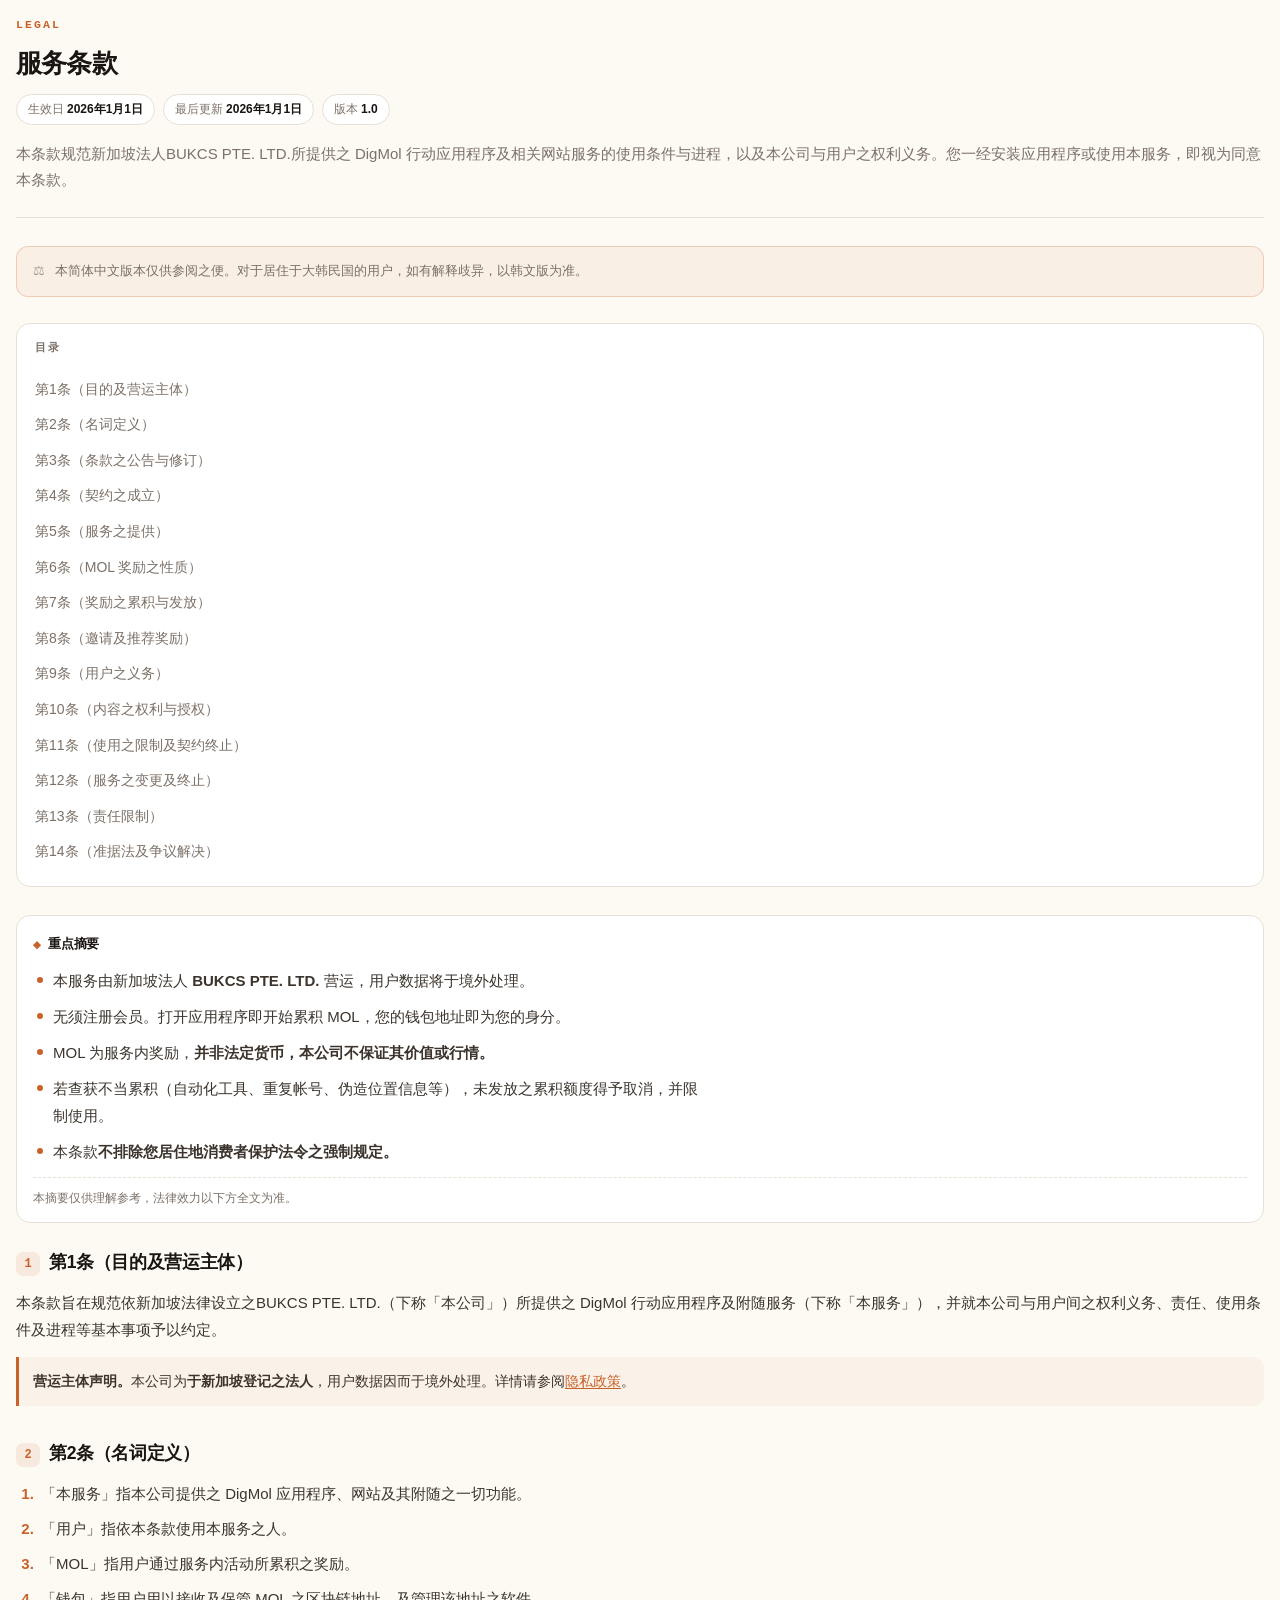
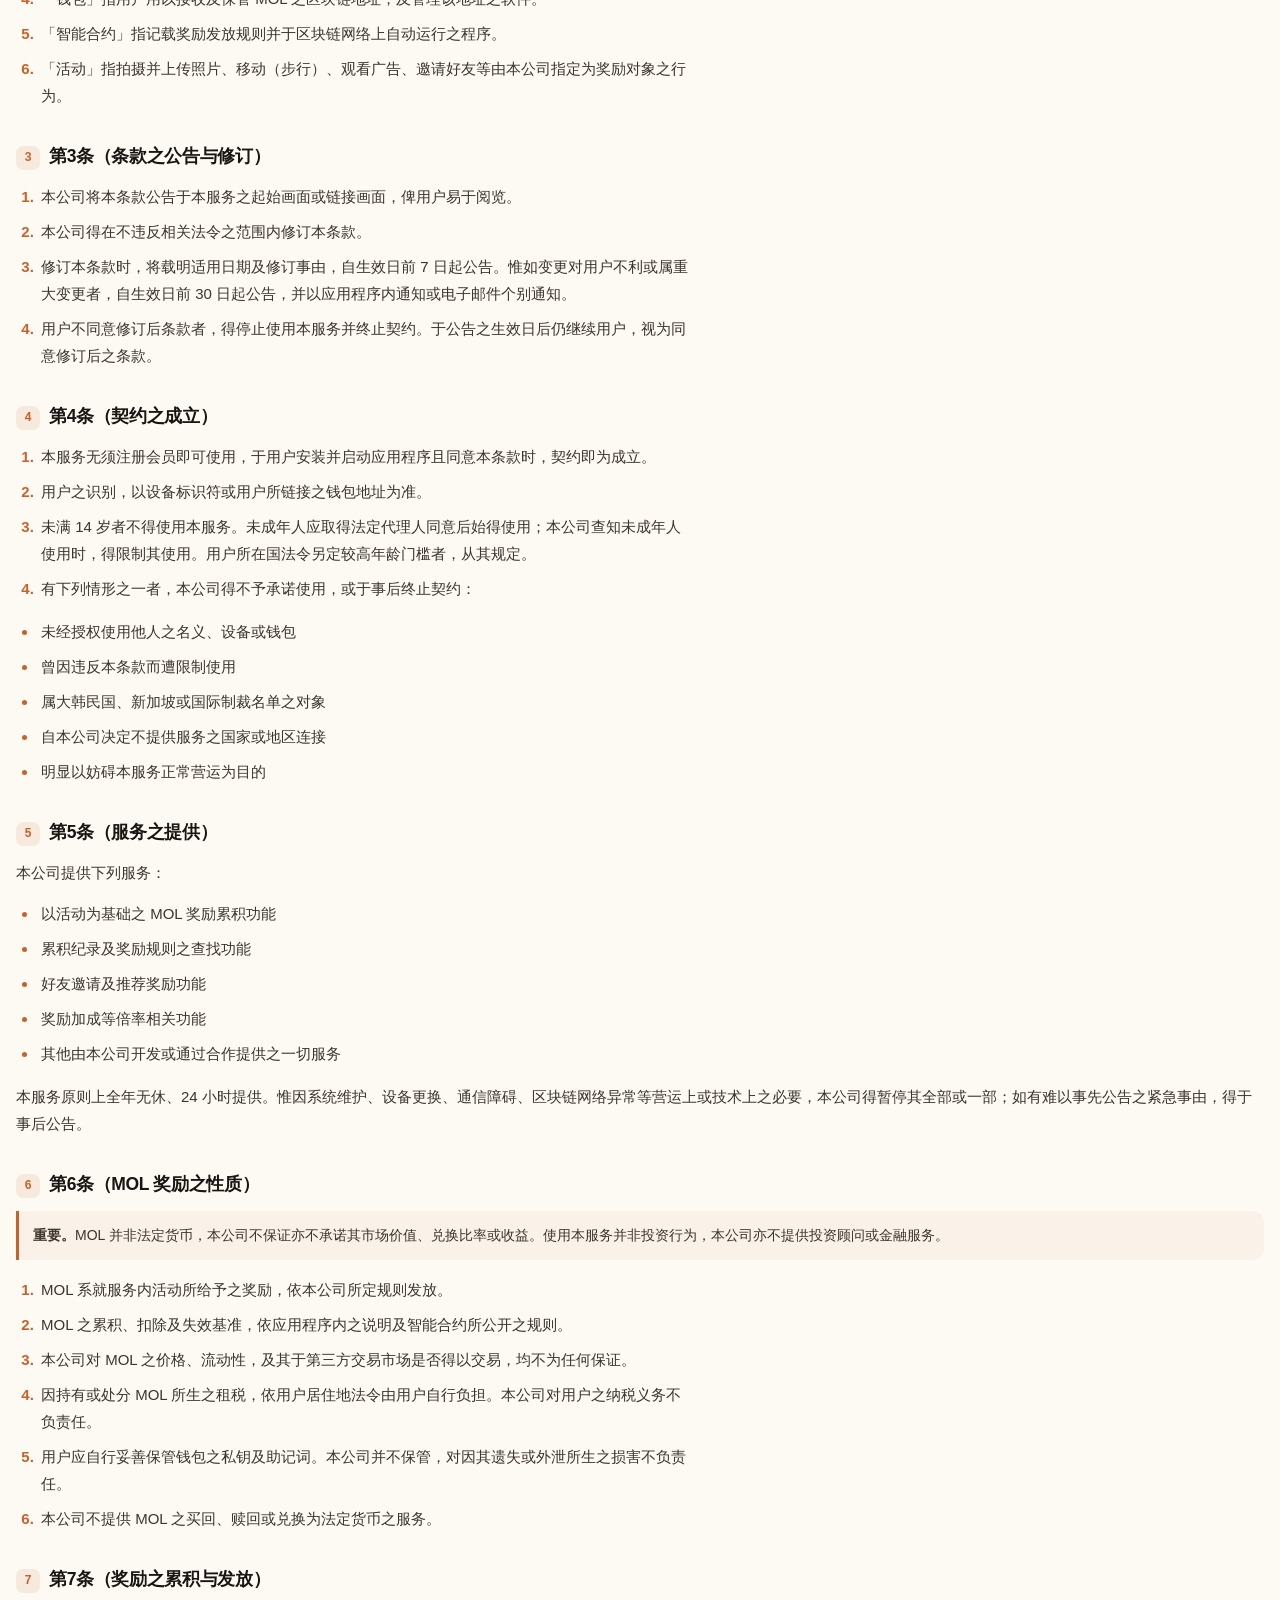
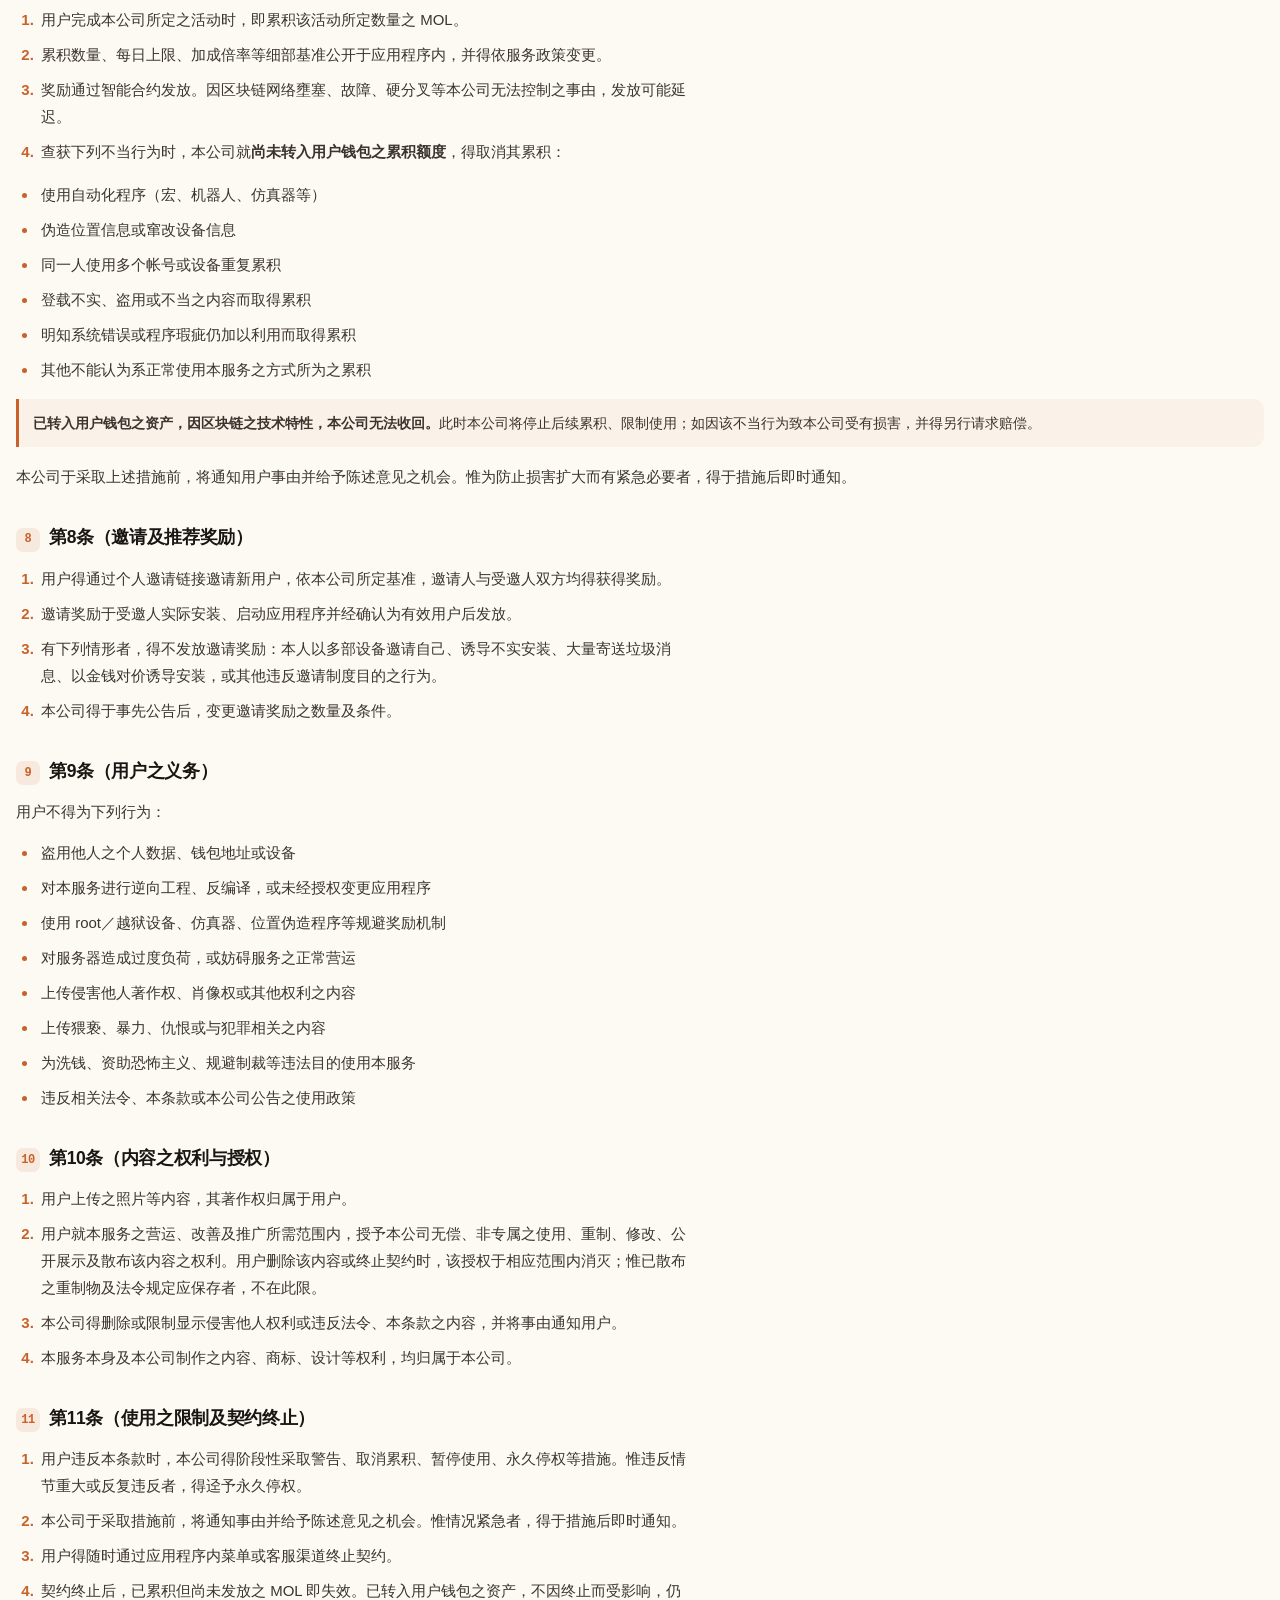
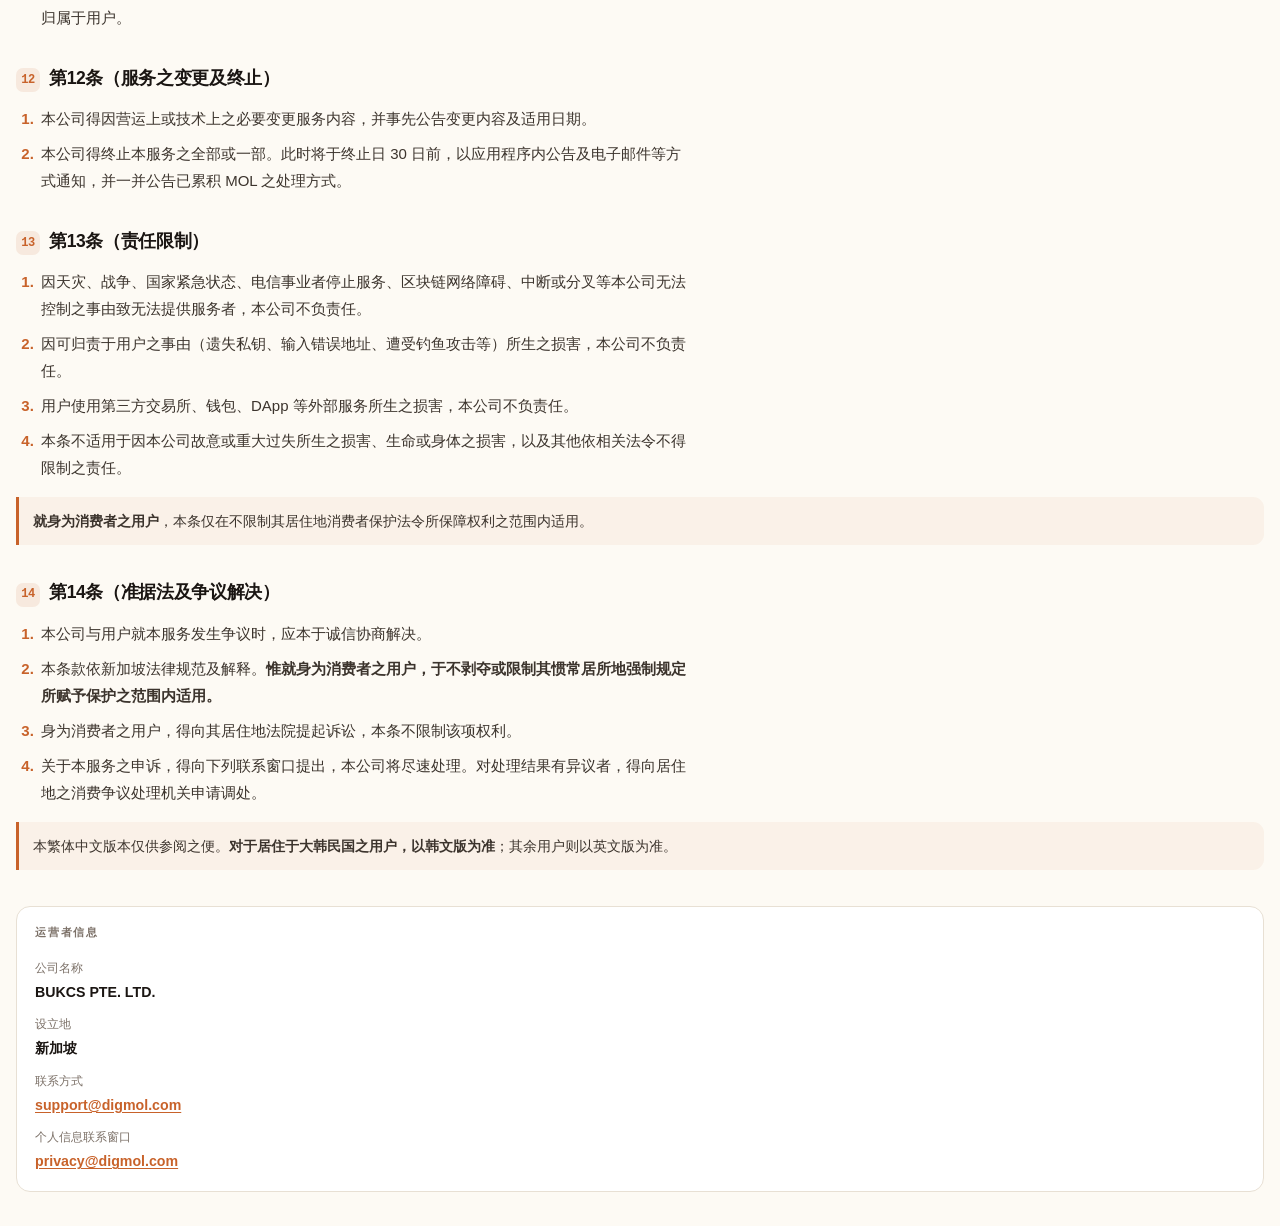
<file: digmol/terms_zh.html>
<!DOCTYPE html>
<html lang="zh-Hans">
<head>
<meta charset="UTF-8">
<meta name="viewport" content="width=device-width, initial-scale=1, viewport-fit=cover">
<meta name="format-detection" content="telephone=no">
<title>服务条款 · DigMol</title>
<style>
/* ═══════════════════════════════════════════
   DigMol — 약관 / 개인정보처리방침
   style.css 다음에 로드됩니다. 랜딩의 토큰(--ink, --paper 등)이
   있으면 그걸 쓰고, 없으면 아래 폴백 값으로 떨어집니다.
   ═══════════════════════════════════════════ */

.legal-body {
  --lg-ink:    var(--ink, #1a1512);
  --lg-mute:   var(--mute, #7c7168);
  --lg-paper:  var(--paper, #fdfaf4);
  --lg-line:   var(--line, #e8e0d4);
  --lg-accent: var(--accent, #c8622a);
  --lg-card:   #fff;

  background: var(--lg-paper);
  color: var(--lg-ink);
  -webkit-font-smoothing: antialiased;
}

.legal-body #nav .nav-links a.on {
  color: var(--lg-accent);
  font-weight: 700;
}

/* ─────────── 레이아웃 ─────────── */
.legal-wrap {
  max-width: 1080px;
  margin: 0 auto;
  padding: 108px 22px 80px;
}

.legal-cols {
  display: grid;
  grid-template-columns: 232px minmax(0, 1fr);
  gap: 48px;
  align-items: start;
}

/* ─────────── 헤더 ─────────── */
.legal-head {
  padding-bottom: 34px;
  margin-bottom: 40px;
  border-bottom: 1px solid var(--lg-line);
}

.legal-kicker {
  font-family: 'JetBrains Mono', monospace;
  font-size: 11.5px;
  font-weight: 700;
  letter-spacing: .18em;
  color: var(--lg-accent);
  margin-bottom: 14px;
}

.legal-head h1 {
  font-size: clamp(30px, 5vw, 46px);
  font-weight: 800;
  letter-spacing: -.03em;
  line-height: 1.14;
  margin: 0 0 18px;
}

.legal-meta {
  display: flex;
  flex-wrap: wrap;
  gap: 8px 10px;
  margin-bottom: 22px;
}

.legal-meta span {
  font-size: 12.5px;
  color: var(--lg-mute);
  background: var(--lg-card);
  border: 1px solid var(--lg-line);
  border-radius: 999px;
  padding: 5px 13px;
}

.legal-meta b {
  color: var(--lg-ink);
  font-weight: 600;
  margin-left: 3px;
}

.legal-lead {
  font-size: 16.5px;
  line-height: 1.78;
  color: var(--lg-mute);
  max-width: 74ch;
  margin: 0;
}

/* ─────────── 목차 ─────────── */
.legal-toc {
  position: sticky;
  top: 92px;
}

.toc-t {
  font-family: 'JetBrains Mono', monospace;
  font-size: 11px;
  font-weight: 700;
  letter-spacing: .16em;
  color: var(--lg-mute);
  margin-bottom: 14px;
}

.legal-toc ol {
  list-style: none;
  margin: 0;
  padding: 0;
  counter-reset: toc;
  border-left: 2px solid var(--lg-line);
}

.legal-toc li { counter-increment: toc; }

.legal-toc a {
  display: block;
  padding: 7px 0 7px 15px;
  margin-left: -2px;
  border-left: 2px solid transparent;
  font-size: 13.5px;
  line-height: 1.45;
  color: var(--lg-mute);
  text-decoration: none;
  transition: color .16s, border-color .16s;
}

.legal-toc a:hover { color: var(--lg-ink); }

.legal-toc a.on {
  color: var(--lg-accent);
  border-left-color: var(--lg-accent);
  font-weight: 600;
}

/* ─────────── 본문 ─────────── */
.legal-doc { min-width: 0; }

.legal-s { scroll-margin-top: 92px; margin-bottom: 46px; }

.legal-s h2 {
  display: flex;
  align-items: baseline;
  gap: 11px;
  font-size: 20px;
  font-weight: 750;
  letter-spacing: -.02em;
  line-height: 1.35;
  margin: 0 0 16px;
}

.s-no {
  flex: none;
  font-family: 'JetBrains Mono', monospace;
  font-size: 12px;
  font-weight: 700;
  color: var(--lg-accent);
  background: color-mix(in srgb, var(--lg-accent) 11%, transparent);
  border-radius: 7px;
  min-width: 24px;
  height: 24px;
  display: grid;
  place-items: center;
  transform: translateY(-1px);
}

.legal-doc p {
  font-size: 15.2px;
  line-height: 1.85;
  color: #3c342d;
  margin: 0 0 14px;
  max-width: 76ch;
}

.legal-doc ul,
.legal-doc ol {
  margin: 0 0 16px;
  padding-left: 22px;
  max-width: 76ch;
}

.legal-doc li {
  font-size: 15.2px;
  line-height: 1.82;
  color: #3c342d;
  margin-bottom: 8px;
  padding-left: 3px;
}

.legal-doc li::marker { color: var(--lg-accent); font-weight: 600; }

.legal-doc a { color: var(--lg-accent); text-decoration: underline; text-underline-offset: 2px; }

/* ─────────── 요약 박스 ─────────── */
.legal-tldr {
  background: var(--lg-card);
  border: 1px solid var(--lg-line);
  border-radius: 16px;
  padding: 22px 24px 18px;
  margin-bottom: 42px;
}

.tldr-t {
  font-size: 13px;
  font-weight: 750;
  letter-spacing: -.01em;
  margin-bottom: 12px;
  color: var(--lg-ink);
}

.tldr-t::before { content: '◆'; color: var(--lg-accent); margin-right: 7px; font-size: 10px; }

.legal-tldr ul { list-style: none; padding: 0; margin: 0 0 12px; }

.legal-tldr li {
  position: relative;
  padding-left: 20px;
  font-size: 14.4px;
  line-height: 1.72;
  margin-bottom: 9px;
}

.legal-tldr li::before {
  content: '';
  position: absolute;
  left: 4px; top: 10px;
  width: 6px; height: 6px;
  border-radius: 50%;
  background: var(--lg-accent);
}

.tldr-note {
  font-size: 12.2px;
  color: var(--lg-mute);
  padding-top: 11px;
  border-top: 1px dashed var(--lg-line);
}

/* ─────────── 강조 노트 ─────────── */
.legal-note {
  background: color-mix(in srgb, var(--lg-accent) 6%, transparent);
  border-left: 3px solid var(--lg-accent);
  border-radius: 0 11px 11px 0;
  padding: 14px 18px;
  font-size: 14.4px;
  line-height: 1.75;
  color: #3c342d;
  margin: 0 0 16px;
  max-width: 76ch;
}

/* ─────────── 표 ─────────── */
.legal-table-x {
  overflow-x: auto;
  margin: 0 0 18px;
  border: 1px solid var(--lg-line);
  border-radius: 13px;
  background: var(--lg-card);
  -webkit-overflow-scrolling: touch;
}

.legal-table {
  width: 100%;
  border-collapse: collapse;
  font-size: 14px;
  min-width: 480px;
}

.legal-table th {
  text-align: left;
  font-weight: 700;
  font-size: 12.5px;
  letter-spacing: .01em;
  color: var(--lg-mute);
  padding: 12px 16px;
  background: color-mix(in srgb, var(--lg-line) 34%, transparent);
  border-bottom: 1px solid var(--lg-line);
  white-space: nowrap;
}

.legal-table td {
  padding: 13px 16px;
  line-height: 1.65;
  color: #3c342d;
  border-bottom: 1px solid color-mix(in srgb, var(--lg-line) 62%, transparent);
  vertical-align: top;
}

.legal-table tr:last-child td { border-bottom: none; }
.legal-table td:first-child { font-weight: 600; white-space: nowrap; color: var(--lg-ink); }

/* ─────────── 사업자 정보 ─────────── */
.legal-contact {
  background: var(--lg-card);
  border: 1px solid var(--lg-line);
  border-radius: 16px;
  padding: 24px;
  margin-top: 52px;
}

.lc-t {
  font-family: 'JetBrains Mono', monospace;
  font-size: 11px;
  font-weight: 700;
  letter-spacing: .16em;
  color: var(--lg-mute);
  margin-bottom: 16px;
}

.lc-grid {
  display: grid;
  grid-template-columns: repeat(auto-fit, minmax(210px, 1fr));
  gap: 14px 26px;
}

.lc-grid > div { display: flex; flex-direction: column; gap: 3px; }
.lc-grid span { font-size: 11.8px; color: var(--lg-mute); }
.lc-grid b { font-size: 14.2px; font-weight: 600; word-break: break-all; }

/* ─────────── 반응형 ─────────── */
@media (max-width: 900px) {
  .legal-cols { grid-template-columns: 1fr; gap: 30px; }

  .legal-toc {
    position: static;
    background: var(--lg-card);
    border: 1px solid var(--lg-line);
    border-radius: 14px;
    padding: 18px 20px;
  }

  .legal-toc ol {
    border-left: none;
    columns: 2;
    column-gap: 22px;
  }

  .legal-toc a {
    padding: 5px 0;
    margin-left: 0;
    border-left: none;
    break-inside: avoid;
  }

  .legal-toc a.on { border-left: none; }
}

@media (max-width: 560px) {
  .legal-wrap { padding: 92px 17px 64px; }
  .legal-toc ol { columns: 1; }
  .legal-doc p, .legal-doc li { font-size: 14.8px; }
  .legal-s h2 { font-size: 18px; }
  .legal-contact { padding: 20px; }
}



.legal-xlate {
  display: flex;
  gap: 10px;
  align-items: flex-start;
  background: color-mix(in srgb, var(--lg-accent, #c8622a) 7%, transparent);
  border: 1px solid color-mix(in srgb, var(--lg-accent, #c8622a) 24%, transparent);
  border-radius: 12px;
  padding: 13px 16px;
  margin: 0 0 26px;
  font-size: 13.4px;
  line-height: 1.7;
  color: var(--lg-mute, #7c7168);
}
.legal-xlate b { color: var(--lg-ink, #1a1512); font-weight: 650; }
.legal-xlate::before { content: '⚖'; flex: none; opacity: .65; }


/* ── Mobile WebView overrides ── */
*, *::before, *::after { box-sizing: border-box; }
html, body {
  margin: 0;
  padding: 0;
  background: #fdfaf4;
  color: #1a1512;
  -webkit-text-size-adjust: 100%;
  text-size-adjust: 100%;
  overflow-x: hidden;
}
body {
  font-family: -apple-system, BlinkMacSystemFont, 'Segoe UI', 'Pretendard',
    'Noto Sans KR', 'Noto Sans JP', 'Noto Sans SC', 'Hiragino Sans',
    'Apple SD Gothic Neo', sans-serif;
  line-height: 1.6;
  padding: env(safe-area-inset-top, 0) env(safe-area-inset-right, 0)
           env(safe-area-inset-bottom, 0) env(safe-area-inset-left, 0);
}
.legal-body {
  --lg-ink: #1a1512;
  --lg-mute: #7c7168;
  --lg-paper: #fdfaf4;
  --lg-line: #e8e0d4;
  --lg-accent: #c8622a;
  --lg-card: #fff;
  background: var(--lg-paper);
  color: var(--lg-ink);
  -webkit-font-smoothing: antialiased;
}
.legal-wrap {
  max-width: 100% !important;
  margin: 0 auto;
  padding: 16px 16px 48px !important;
}
.legal-cols {
  display: block !important;
}
.legal-toc {
  position: static !important;
  background: var(--lg-card);
  border: 1px solid var(--lg-line);
  border-radius: 14px;
  padding: 16px 18px;
  margin-bottom: 28px;
  top: auto;
}
.legal-toc ol {
  border-left: none !important;
  columns: 1 !important;
  list-style: none;
  margin: 0;
  padding: 0;
  counter-reset: toc;
}
.legal-toc a {
  padding: 8px 0 !important;
  margin-left: 0 !important;
  border-left: none !important;
  font-size: 14px;
  line-height: 1.4;
}
.legal-toc a.on {
  border-left: none !important;
  color: var(--lg-accent);
  font-weight: 600;
}
.legal-s { scroll-margin-top: 12px; margin-bottom: 36px; }
.legal-head { padding-bottom: 24px; margin-bottom: 28px; }
.legal-head h1 {
  font-size: 26px !important;
  font-weight: 800;
  letter-spacing: -0.03em;
  line-height: 1.2;
  margin: 0 0 14px;
}
.legal-lead { font-size: 15px; line-height: 1.75; max-width: none; }
.legal-meta { gap: 6px 8px; margin-bottom: 16px; }
.legal-meta span { font-size: 12px; padding: 5px 11px; }
.legal-doc p,
.legal-doc li { font-size: 15px !important; line-height: 1.8; max-width: none; }
.legal-s h2 { font-size: 17.5px !important; gap: 9px; margin: 0 0 12px; }
.legal-table {
  min-width: 520px;
  width: 100%;
  font-size: 13px;
}
.legal-table th,
.legal-table td {
  padding: 10px 12px;
  word-break: break-word;
}
.legal-table td:first-child {
  white-space: normal;
  min-width: 72px;
}
.legal-table-x {
  margin: 0 0 16px;
  border-radius: 12px;
  -webkit-overflow-scrolling: touch;
}
.legal-tldr { padding: 18px 16px 14px; margin-bottom: 28px; border-radius: 14px; }
.legal-tldr li { font-size: 14px; }
.legal-note { font-size: 14px; padding: 12px 14px; max-width: none; }
.legal-contact { padding: 18px; margin-top: 36px; border-radius: 14px; }
.lc-grid {
  grid-template-columns: 1fr !important;
  gap: 12px;
}
a { -webkit-tap-highlight-color: rgba(200, 98, 42, 0.15); }

</style>
</head>
<body class="legal-body">
<main class="legal-wrap">
<header class="legal-head">
    <div class="legal-kicker">LEGAL</div>
    <h1>服务条款</h1>
    <div class="legal-meta">
      <span>生效日<b>2026年1月1日</b></span>
      <span>最后更新<b>2026年1月1日</b></span>
      <span>版本<b>1.0</b></span>
    </div>
    <p class="legal-lead">本条款规范新加坡法人BUKCS PTE. LTD.所提供之 DigMol 行动应用程序及相关网站服务的使用条件与进程，以及本公司与用户之权利义务。您一经安装应用程序或使用本服务，即视为同意本条款。</p>
  </header>

  
  
    <div class="legal-xlate"><div>本简体中文版本仅供参阅之便。对于居住于大韩民国的用户，如有解释歧异，以韩文版为准。</div></div>
  

  
  

  <div class="legal-cols">

    <aside class="legal-toc">
      <div class="toc-t">目录</div>
      <ol>
        
          <li><a href="#s1">第1条（目的及营运主体）</a></li>
        
          <li><a href="#s2">第2条（名词定义）</a></li>
        
          <li><a href="#s3">第3条（条款之公告与修订）</a></li>
        
          <li><a href="#s4">第4条（契约之成立）</a></li>
        
          <li><a href="#s5">第5条（服务之提供）</a></li>
        
          <li><a href="#s6">第6条（MOL 奖励之性质）</a></li>
        
          <li><a href="#s7">第7条（奖励之累积与发放）</a></li>
        
          <li><a href="#s8">第8条（邀请及推荐奖励）</a></li>
        
          <li><a href="#s9">第9条（用户之义务）</a></li>
        
          <li><a href="#s10">第10条（内容之权利与授权）</a></li>
        
          <li><a href="#s11">第11条（使用之限制及契约终止）</a></li>
        
          <li><a href="#s12">第12条（服务之变更及终止）</a></li>
        
          <li><a href="#s13">第13条（责任限制）</a></li>
        
          <li><a href="#s14">第14条（准据法及争议解决）</a></li>
        
      </ol>
    </aside>

    <article class="legal-doc">

      
        <div class="legal-tldr">
          <div class="tldr-t">重点摘要</div>
          <ul>
            <li>本服务由新加坡法人 <b>BUKCS PTE. LTD.</b> 营运，用户数据将于境外处理。</li><li>无须注册会员。打开应用程序即开始累积 MOL，您的钱包地址即为您的身分。</li><li>MOL 为服务内奖励，<b>并非法定货币，本公司不保证其价值或行情。</b></li><li>若查获不当累积（自动化工具、重复帐号、伪造位置信息等），未发放之累积额度得予取消，并限制使用。</li><li>本条款<b>不排除您居住地消费者保护法令之强制规定。</b></li>
          </ul>
          <div class="tldr-note">本摘要仅供理解参考，法律效力以下方全文为准。</div>
        </div>
      

      
        <section class="legal-s" id="s1">
          <h2><span class="s-no">1</span>第1条（目的及营运主体）</h2>

          
            
              <p>本条款旨在规范依新加坡法律设立之BUKCS PTE. LTD.（下称「本公司」）所提供之 DigMol 行动应用程序及附随服务（下称「本服务」），并就本公司与用户间之权利义务、责任、使用条件及进程等基本事项予以约定。</p>

            
          
            
              <div class="legal-note"><b>营运主体声明。</b>本公司为<b>于新加坡登记之法人</b>，用户数据因而于境外处理。详情请参阅<a href="https://digmol.com/zh-Hans/privacy">隐私政策</a>。</div>

            
          
        </section>
      
        <section class="legal-s" id="s2">
          <h2><span class="s-no">2</span>第2条（名词定义）</h2>

          
            
              <ol><li>「本服务」指本公司提供之 DigMol 应用程序、网站及其附随之一切功能。</li><li>「用户」指依本条款使用本服务之人。</li><li>「MOL」指用户通过服务内活动所累积之奖励。</li><li>「钱包」指用户用以接收及保管 MOL 之区块链地址，及管理该地址之软件。</li><li>「智能合约」指记载奖励发放规则并于区块链网络上自动运行之程序。</li><li>「活动」指拍摄并上传照片、移动（步行）、观看广告、邀请好友等由本公司指定为奖励对象之行为。</li></ol>

            
          
        </section>
      
        <section class="legal-s" id="s3">
          <h2><span class="s-no">3</span>第3条（条款之公告与修订）</h2>

          
            
              <ol><li>本公司将本条款公告于本服务之起始画面或链接画面，俾用户易于阅览。</li><li>本公司得在不违反相关法令之范围内修订本条款。</li><li>修订本条款时，将载明适用日期及修订事由，自生效日前 7 日起公告。惟如变更对用户不利或属重大变更者，自生效日前 30 日起公告，并以应用程序内通知或电子邮件个别通知。</li><li>用户不同意修订后条款者，得停止使用本服务并终止契约。于公告之生效日后仍继续用户，视为同意修订后之条款。</li></ol>

            
          
        </section>
      
        <section class="legal-s" id="s4">
          <h2><span class="s-no">4</span>第4条（契约之成立）</h2>

          
            
              <ol><li>本服务无须注册会员即可使用，于用户安装并启动应用程序且同意本条款时，契约即为成立。</li><li>用户之识别，以设备标识符或用户所链接之钱包地址为准。</li><li>未满 14 岁者不得使用本服务。未成年人应取得法定代理人同意后始得使用；本公司查知未成年人使用时，得限制其使用。用户所在国法令另定较高年龄门槛者，从其规定。</li><li>有下列情形之一者，本公司得不予承诺使用，或于事后终止契约：</li></ol>

            
          
            
              <ul><li>未经授权使用他人之名义、设备或钱包</li><li>曾因违反本条款而遭限制使用</li><li>属大韩民国、新加坡或国际制裁名单之对象</li><li>自本公司决定不提供服务之国家或地区连接</li><li>明显以妨碍本服务正常营运为目的</li></ul>

            
          
        </section>
      
        <section class="legal-s" id="s5">
          <h2><span class="s-no">5</span>第5条（服务之提供）</h2>

          
            
              <p>本公司提供下列服务：</p>

            
          
            
              <ul><li>以活动为基础之 MOL 奖励累积功能</li><li>累积纪录及奖励规则之查找功能</li><li>好友邀请及推荐奖励功能</li><li>奖励加成等倍率相关功能</li><li>其他由本公司开发或通过合作提供之一切服务</li></ul>

            
          
            
              <p>本服务原则上全年无休、24 小时提供。惟因系统维护、设备更换、通信障碍、区块链网络异常等营运上或技术上之必要，本公司得暂停其全部或一部；如有难以事先公告之紧急事由，得于事后公告。</p>

            
          
        </section>
      
        <section class="legal-s" id="s6">
          <h2><span class="s-no">6</span>第6条（MOL 奖励之性质）</h2>

          
            
              <div class="legal-note"><b>重要。</b>MOL 并非法定货币，本公司不保证亦不承诺其市场价值、兑换比率或收益。使用本服务并非投资行为，本公司亦不提供投资顾问或金融服务。</div>

            
          
            
              <ol><li>MOL 系就服务内活动所给予之奖励，依本公司所定规则发放。</li><li>MOL 之累积、扣除及失效基准，依应用程序内之说明及智能合约所公开之规则。</li><li>本公司对 MOL 之价格、流动性，及其于第三方交易市场是否得以交易，均不为任何保证。</li><li>因持有或处分 MOL 所生之租税，依用户居住地法令由用户自行负担。本公司对用户之纳税义务不负责任。</li><li>用户应自行妥善保管钱包之私钥及助记词。本公司并不保管，对因其遗失或外泄所生之损害不负责任。</li><li>本公司不提供 MOL 之买回、赎回或兑换为法定货币之服务。</li></ol>

            
          
        </section>
      
        <section class="legal-s" id="s7">
          <h2><span class="s-no">7</span>第7条（奖励之累积与发放）</h2>

          
            
              <ol><li>用户完成本公司所定之活动时，即累积该活动所定数量之 MOL。</li><li>累积数量、每日上限、加成倍率等细部基准公开于应用程序内，并得依服务政策变更。</li><li>奖励通过智能合约发放。因区块链网络壅塞、故障、硬分叉等本公司无法控制之事由，发放可能延迟。</li><li>查获下列不当行为时，本公司就<b>尚未转入用户钱包之累积额度</b>，得取消其累积：</li></ol>

            
          
            
              <ul><li>使用自动化程序（宏、机器人、仿真器等）</li><li>伪造位置信息或窜改设备信息</li><li>同一人使用多个帐号或设备重复累积</li><li>登载不实、盗用或不当之内容而取得累积</li><li>明知系统错误或程序瑕疵仍加以利用而取得累积</li><li>其他不能认为系正常使用本服务之方式所为之累积</li></ul>

            
          
            
              <div class="legal-note"><b>已转入用户钱包之资产，因区块链之技术特性，本公司无法收回。</b>此时本公司将停止后续累积、限制使用；如因该不当行为致本公司受有损害，并得另行请求赔偿。</div>

            
          
            
              <p>本公司于采取上述措施前，将通知用户事由并给予陈述意见之机会。惟为防止损害扩大而有紧急必要者，得于措施后即时通知。</p>

            
          
        </section>
      
        <section class="legal-s" id="s8">
          <h2><span class="s-no">8</span>第8条（邀请及推荐奖励）</h2>

          
            
              <ol><li>用户得通过个人邀请链接邀请新用户，依本公司所定基准，邀请人与受邀人双方均得获得奖励。</li><li>邀请奖励于受邀人实际安装、启动应用程序并经确认为有效用户后发放。</li><li>有下列情形者，得不发放邀请奖励：本人以多部设备邀请自己、诱导不实安装、大量寄送垃圾消息、以金钱对价诱导安装，或其他违反邀请制度目的之行为。</li><li>本公司得于事先公告后，变更邀请奖励之数量及条件。</li></ol>

            
          
        </section>
      
        <section class="legal-s" id="s9">
          <h2><span class="s-no">9</span>第9条（用户之义务）</h2>

          
            
              <p>用户不得为下列行为：</p>

            
          
            
              <ul><li>盗用他人之个人数据、钱包地址或设备</li><li>对本服务进行逆向工程、反编译，或未经授权变更应用程序</li><li>使用 root／越狱设备、仿真器、位置伪造程序等规避奖励机制</li><li>对服务器造成过度负荷，或妨碍服务之正常营运</li><li>上传侵害他人著作权、肖像权或其他权利之内容</li><li>上传猥亵、暴力、仇恨或与犯罪相关之内容</li><li>为洗钱、资助恐怖主义、规避制裁等违法目的使用本服务</li><li>违反相关法令、本条款或本公司公告之使用政策</li></ul>

            
          
        </section>
      
        <section class="legal-s" id="s10">
          <h2><span class="s-no">10</span>第10条（内容之权利与授权）</h2>

          
            
              <ol><li>用户上传之照片等内容，其著作权归属于用户。</li><li>用户就本服务之营运、改善及推广所需范围内，授予本公司无偿、非专属之使用、重制、修改、公开展示及散布该内容之权利。用户删除该内容或终止契约时，该授权于相应范围内消灭；惟已散布之重制物及法令规定应保存者，不在此限。</li><li>本公司得删除或限制显示侵害他人权利或违反法令、本条款之内容，并将事由通知用户。</li><li>本服务本身及本公司制作之内容、商标、设计等权利，均归属于本公司。</li></ol>

            
          
        </section>
      
        <section class="legal-s" id="s11">
          <h2><span class="s-no">11</span>第11条（使用之限制及契约终止）</h2>

          
            
              <ol><li>用户违反本条款时，本公司得阶段性采取警告、取消累积、暂停使用、永久停权等措施。惟违反情节重大或反复违反者，得迳予永久停权。</li><li>本公司于采取措施前，将通知事由并给予陈述意见之机会。惟情况紧急者，得于措施后即时通知。</li><li>用户得随时通过应用程序内菜单或客服渠道终止契约。</li><li>契约终止后，已累积但尚未发放之 MOL 即失效。已转入用户钱包之资产，不因终止而受影响，仍归属于用户。</li></ol>

            
          
        </section>
      
        <section class="legal-s" id="s12">
          <h2><span class="s-no">12</span>第12条（服务之变更及终止）</h2>

          
            
              <ol><li>本公司得因营运上或技术上之必要变更服务内容，并事先公告变更内容及适用日期。</li><li>本公司得终止本服务之全部或一部。此时将于终止日 30 日前，以应用程序内公告及电子邮件等方式通知，并一并公告已累积 MOL 之处理方式。</li></ol>

            
          
        </section>
      
        <section class="legal-s" id="s13">
          <h2><span class="s-no">13</span>第13条（责任限制）</h2>

          
            
              <ol><li>因天灾、战争、国家紧急状态、电信事业者停止服务、区块链网络障碍、中断或分叉等本公司无法控制之事由致无法提供服务者，本公司不负责任。</li><li>因可归责于用户之事由（遗失私钥、输入错误地址、遭受钓鱼攻击等）所生之损害，本公司不负责任。</li><li>用户使用第三方交易所、钱包、DApp 等外部服务所生之损害，本公司不负责任。</li><li>本条不适用于因本公司故意或重大过失所生之损害、生命或身体之损害，以及其他依相关法令不得限制之责任。</li></ol>

            
          
            
              <div class="legal-note"><b>就身为消费者之用户</b>，本条仅在不限制其居住地消费者保护法令所保障权利之范围内适用。</div>

            
          
        </section>
      
        <section class="legal-s" id="s14">
          <h2><span class="s-no">14</span>第14条（准据法及争议解决）</h2>

          
            
              <ol><li>本公司与用户就本服务发生争议时，应本于诚信协商解决。</li><li>本条款依新加坡法律规范及解释。<b>惟就身为消费者之用户，于不剥夺或限制其惯常居所地强制规定所赋予保护之范围内适用。</b></li><li>身为消费者之用户，得向其居住地法院提起诉讼，本条不限制该项权利。</li><li>关于本服务之申诉，得向下列联系窗口提出，本公司将尽速处理。对处理结果有异议者，得向居住地之消费争议处理机关申请调处。</li></ol>

            
          
            
              <div class="legal-note">本繁体中文版本仅供参阅之便。<b>对于居住于大韩民国之用户，以韩文版为准</b>；其余用户则以英文版为准。</div>

            
          
        </section>
      

      <div class="legal-contact">
        <div class="lc-t">运营者信息</div>
        <div class="lc-grid">
          <div><span>公司名称</span><b>BUKCS PTE. LTD.</b></div>
          
          
          
          <div><span>设立地</span><b>新加坡</b></div>
          <div><span>联系方式</span><b><a href="mailto:support@digmol.com">support@digmol.com</a></b></div>
          <div><span>个人信息联系窗口</span><b><a href="mailto:privacy@digmol.com">privacy@digmol.com</a></b></div>
        </div>
      </div>

</article>
  </div>
</main>
</body>
</html>
</file>
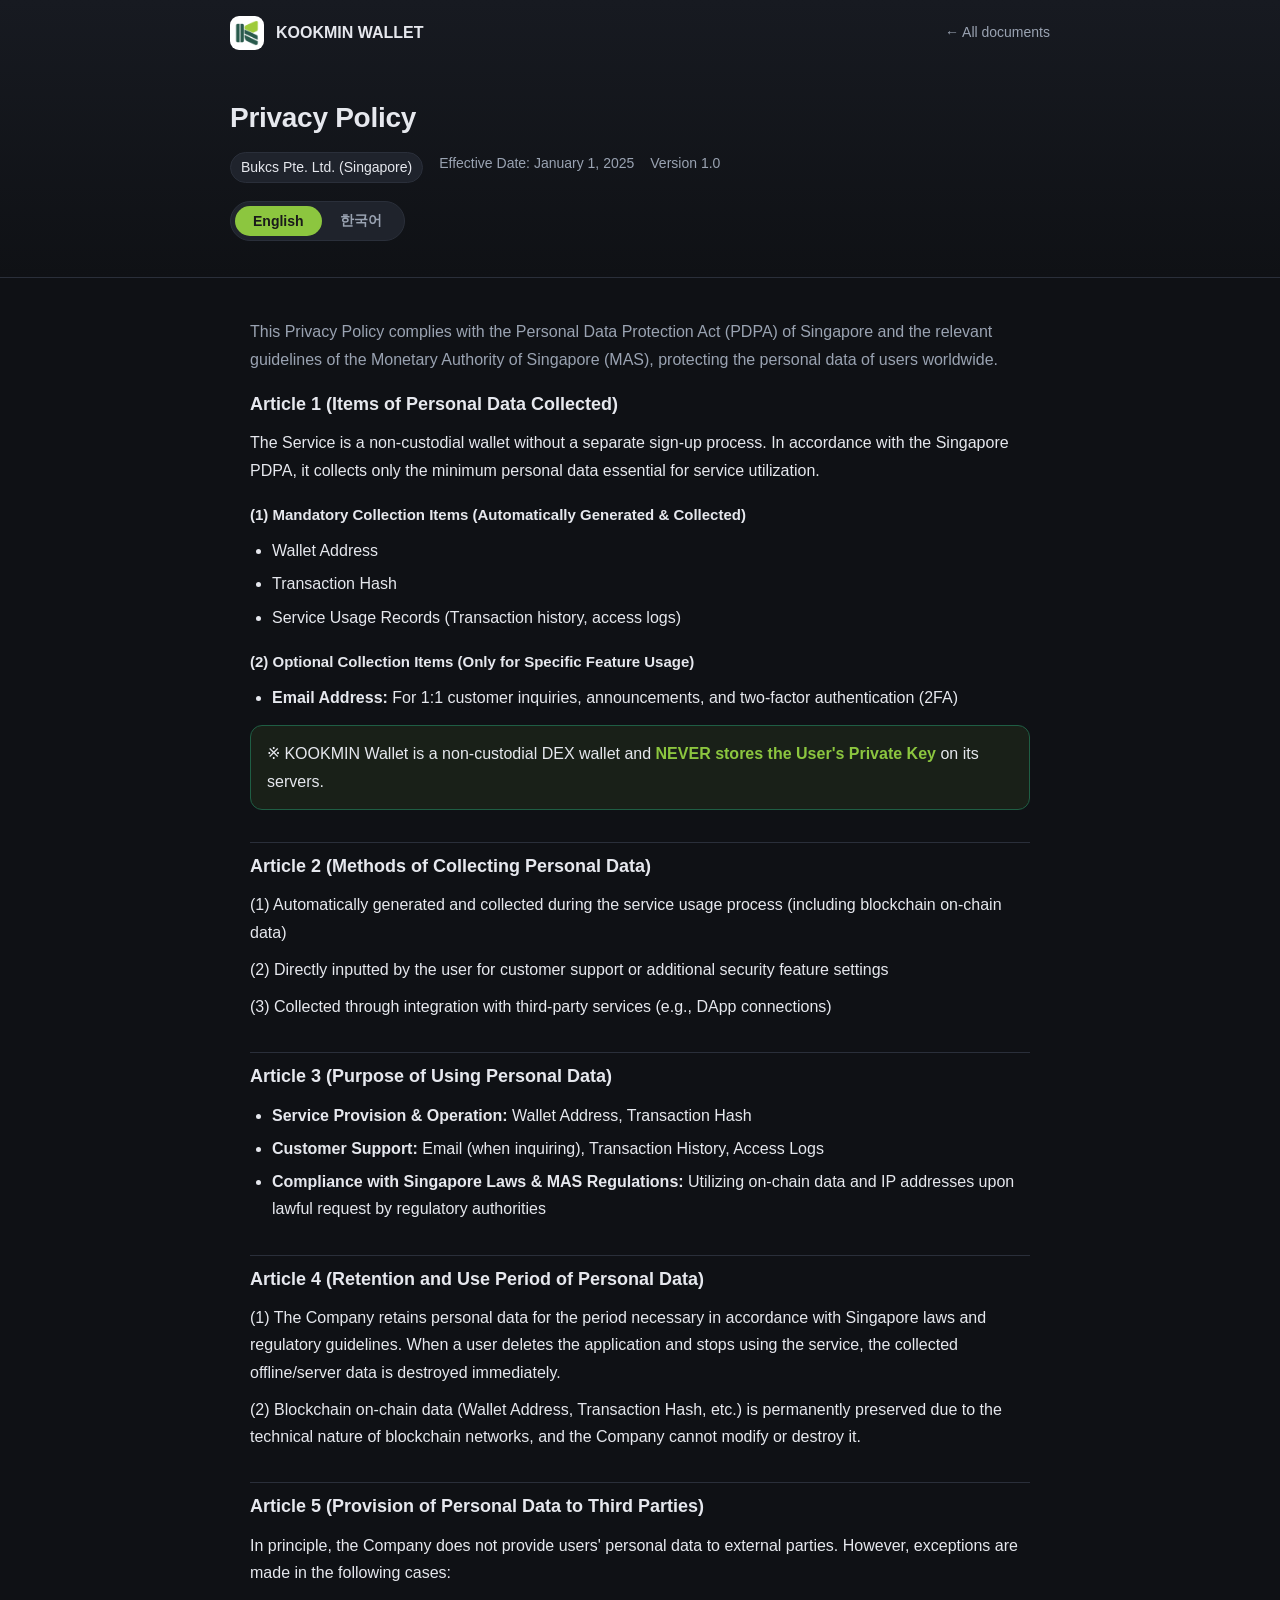
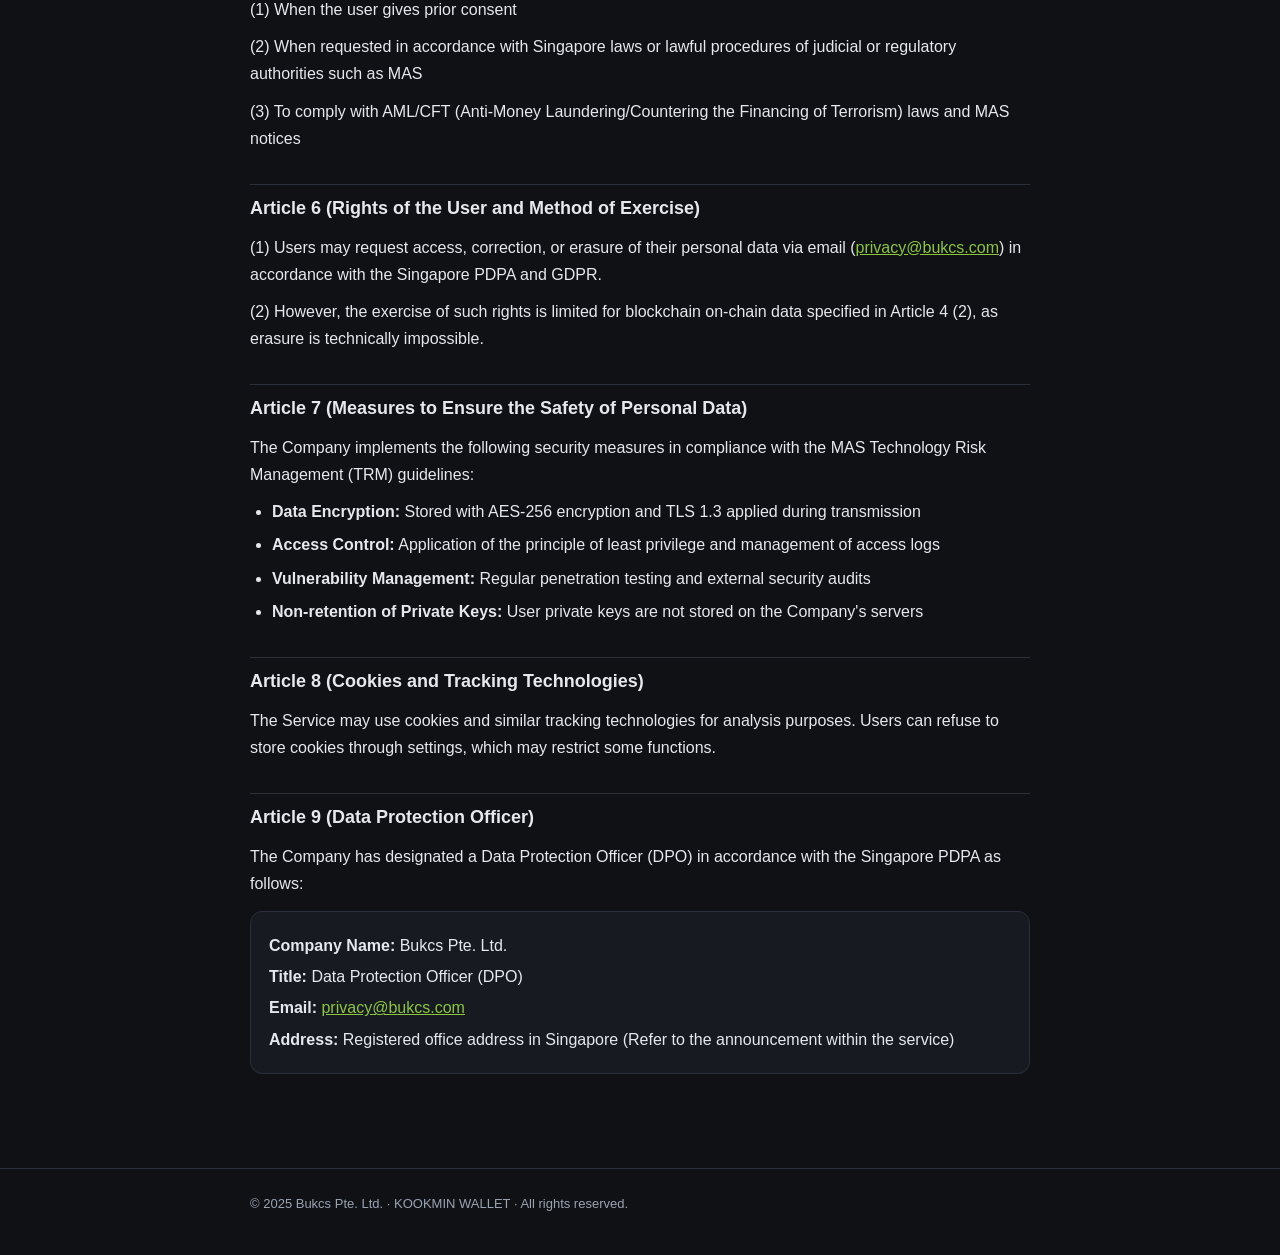
<file: kookminwallet/privacy-policy.html>
<!DOCTYPE html>
<html lang="en">
<head>
  <meta charset="UTF-8" />
  <meta name="viewport" content="width=device-width, initial-scale=1.0" />
  <title>KOOKMIN WALLET — Privacy Policy</title>
  <meta name="description" content="KOOKMIN WALLET Privacy Policy provided by Bukcs Pte. Ltd." />
  <link rel="icon" type="image/png" href="kookminwallet_ci.png" />
  <link rel="stylesheet" href="../assets/style.css" />
</head>
<body>
  <header class="page">
    <div class="wrap topbar">
      <div class="brand"><img class="logo" src="kookminwallet_ci.png" alt="KOOKMIN WALLET" /> KOOKMIN WALLET</div>
      <a class="home-link" href="../index.html">← All documents</a>
    </div>
    <div class="wrap hero">
      <h1 id="title" data-en="Privacy Policy" data-ko="개인정보처리방침">Privacy Policy</h1>
      <div class="meta">
        <span class="pill" data-en="Bukcs Pte. Ltd. (Singapore)" data-ko="Bukcs Pte. Ltd. (싱가포르)">Bukcs Pte. Ltd. (Singapore)</span>
        <span data-en="Effective Date: January 1, 2025" data-ko="시행일자: 2025년 1월 1일">Effective Date: January 1, 2025</span>
        <span data-en="Version 1.0" data-ko="버전 1.0">Version 1.0</span>
      </div>
      <div class="lang-toggle" role="tablist" aria-label="Language">
        <button id="btn-en" class="active" onclick="setLang('en')">English</button>
        <button id="btn-ko" onclick="setLang('ko')">한국어</button>
      </div>
    </div>
  </header>

  <main class="wrap">
    <!-- ENGLISH -->
    <article id="doc-en" class="doc">
      <p class="lead">This Privacy Policy complies with the Personal Data Protection Act (PDPA) of Singapore and the relevant guidelines of the Monetary Authority of Singapore (MAS), protecting the personal data of users worldwide.</p>

      <h2>Article 1 (Items of Personal Data Collected)</h2>
      <p>The Service is a non-custodial wallet without a separate sign-up process. In accordance with the Singapore PDPA, it collects only the minimum personal data essential for service utilization.</p>
      <h3>(1) Mandatory Collection Items (Automatically Generated &amp; Collected)</h3>
      <ul>
        <li>Wallet Address</li>
        <li>Transaction Hash</li>
        <li>Service Usage Records (Transaction history, access logs)</li>
      </ul>
      <h3>(2) Optional Collection Items (Only for Specific Feature Usage)</h3>
      <ul>
        <li><strong>Email Address:</strong> For 1:1 customer inquiries, announcements, and two-factor authentication (2FA)</li>
      </ul>
      <div class="callout">※ KOOKMIN Wallet is a non-custodial DEX wallet and <strong>NEVER stores the User's Private Key</strong> on its servers.</div>

      <h2>Article 2 (Methods of Collecting Personal Data)</h2>
      <p>(1) Automatically generated and collected during the service usage process (including blockchain on-chain data)</p>
      <p>(2) Directly inputted by the user for customer support or additional security feature settings</p>
      <p>(3) Collected through integration with third-party services (e.g., DApp connections)</p>

      <h2>Article 3 (Purpose of Using Personal Data)</h2>
      <ul>
        <li><strong>Service Provision &amp; Operation:</strong> Wallet Address, Transaction Hash</li>
        <li><strong>Customer Support:</strong> Email (when inquiring), Transaction History, Access Logs</li>
        <li><strong>Compliance with Singapore Laws &amp; MAS Regulations:</strong> Utilizing on-chain data and IP addresses upon lawful request by regulatory authorities</li>
      </ul>

      <h2>Article 4 (Retention and Use Period of Personal Data)</h2>
      <p>(1) The Company retains personal data for the period necessary in accordance with Singapore laws and regulatory guidelines. When a user deletes the application and stops using the service, the collected offline/server data is destroyed immediately.</p>
      <p>(2) Blockchain on-chain data (Wallet Address, Transaction Hash, etc.) is permanently preserved due to the technical nature of blockchain networks, and the Company cannot modify or destroy it.</p>

      <h2>Article 5 (Provision of Personal Data to Third Parties)</h2>
      <p>In principle, the Company does not provide users' personal data to external parties. However, exceptions are made in the following cases:</p>
      <p>(1) When the user gives prior consent</p>
      <p>(2) When requested in accordance with Singapore laws or lawful procedures of judicial or regulatory authorities such as MAS</p>
      <p>(3) To comply with AML/CFT (Anti-Money Laundering/Countering the Financing of Terrorism) laws and MAS notices</p>

      <h2>Article 6 (Rights of the User and Method of Exercise)</h2>
      <p>(1) Users may request access, correction, or erasure of their personal data via email (<a href="mailto:privacy@bukcs.com">privacy@bukcs.com</a>) in accordance with the Singapore PDPA and GDPR.</p>
      <p>(2) However, the exercise of such rights is limited for blockchain on-chain data specified in Article 4 (2), as erasure is technically impossible.</p>

      <h2>Article 7 (Measures to Ensure the Safety of Personal Data)</h2>
      <p>The Company implements the following security measures in compliance with the MAS Technology Risk Management (TRM) guidelines:</p>
      <ul>
        <li><strong>Data Encryption:</strong> Stored with AES-256 encryption and TLS 1.3 applied during transmission</li>
        <li><strong>Access Control:</strong> Application of the principle of least privilege and management of access logs</li>
        <li><strong>Vulnerability Management:</strong> Regular penetration testing and external security audits</li>
        <li><strong>Non-retention of Private Keys:</strong> User private keys are not stored on the Company's servers</li>
      </ul>

      <h2>Article 8 (Cookies and Tracking Technologies)</h2>
      <p>The Service may use cookies and similar tracking technologies for analysis purposes. Users can refuse to store cookies through settings, which may restrict some functions.</p>

      <h2>Article 9 (Data Protection Officer)</h2>
      <p>The Company has designated a Data Protection Officer (DPO) in accordance with the Singapore PDPA as follows:</p>
      <div class="contact">
        <ul>
          <li><strong>Company Name:</strong> Bukcs Pte. Ltd.</li>
          <li><strong>Title:</strong> Data Protection Officer (DPO)</li>
          <li><strong>Email:</strong> <a href="mailto:privacy@bukcs.com">privacy@bukcs.com</a></li>
          <li><strong>Address:</strong> Registered office address in Singapore (Refer to the announcement within the service)</li>
        </ul>
      </div>
    </article>

    <!-- KOREAN -->
    <article id="doc-ko" class="doc" hidden>
      <p class="lead">본 개인정보처리방침은 싱가포르 개인정보보호법(PDPA) 및 관련 MAS(싱가포르 통화청) 가이드라인을 준수하며, Bukcs Pte. Ltd.가 제공하는 서비스를 이용하는 전 세계 이용자의 개인정보를 보호합니다.</p>

      <h2>제1조 (수집하는 개인정보의 항목)</h2>
      <p>본 서비스는 별도의 회원가입 절차가 없는 비수탁형 지갑으로, 싱가포르 PDPA 법령에 의거하여 서비스 이용에 필수적인 최소한의 데이터만을 수집합니다.</p>
      <h3>① 필수 수집 항목 (자동 생성 및 수집)</h3>
      <ul>
        <li>지갑 주소(Wallet Address)</li>
        <li>트랜잭션 해시(Transaction Hash)</li>
        <li>서비스 이용 기록 (거래 이력, 접속 로그)</li>
      </ul>
      <h3>② 선택 수집 항목 (특정 기능 사용 시에 한함)</h3>
      <ul>
        <li><strong>이메일 주소:</strong> 1:1 고객 문의, 공지사항 수신, 2단계 인증(2FA) 목적</li>
      </ul>
      <div class="callout">※ KOOKMIN Wallet은 비수탁형 DEX 지갑으로, 이용자의 <strong>개인 키(Private Key)를 서버에 절대 저장하지 않습니다.</strong></div>

      <h2>제2조 (개인정보의 수집 방법)</h2>
      <p>① 서비스 이용 과정에서 자동으로 생성·수집되는 경우 (블록체인 온체인 데이터 포함)</p>
      <p>② 이용자가 고객 지원 및 추가 보안 기능 설정을 위해 직접 입력하는 경우</p>
      <p>③ 제3자 서비스 연동을 통해 수집되는 경우 (DApp 연결 등)</p>

      <h2>제3조 (개인정보의 이용 목적)</h2>
      <ul>
        <li><strong>서비스 제공 및 운영:</strong> 지갑 주소, 트랜잭션 해시</li>
        <li><strong>고객 지원 및 분쟁 처리:</strong> 이메일(문의 시), 거래 이력, 접속 로그</li>
        <li><strong>싱가포르 법령 준수 및 MAS 규제 대응:</strong> 규제 당국 요청 시 온체인 데이터 및 IP 주소 활용</li>
      </ul>

      <h2>제4조 (개인정보의 보유 및 이용 기간)</h2>
      <p>① 회사는 싱가포르 법령 및 규제 가이드라인에 따라 필요한 기간 동안 개인정보를 보유하며, 이용자가 애플리케이션을 삭제하고 서비스를 중단하는 경우 수집된 오프라인/서버 데이터는 즉시 파기됩니다.</p>
      <p>② 블록체인 온체인 데이터(지갑 주소, 트랜잭션 해시 등)는 블록체인 네트워크 기술 특성상 영구 보존되며, 회사가 이를 임의로 수정하거나 파기할 수 없습니다.</p>

      <h2>제5조 (개인정보의 제3자 제공)</h2>
      <p>회사는 원칙적으로 이용자의 개인정보를 외부에 제공하지 않습니다. 다만, 다음의 경우에는 예외로 합니다.</p>
      <p>① 이용자가 사전에 동의한 경우</p>
      <p>② 싱가포르 법령에 의거하거나 사법기관, MAS 등 규제 당국의 적법한 절차에 따른 요청이 있는 경우</p>
      <p>③ AML/CFT(자금세탁방지/테러자금조달금지) 법령 및 MAS 고시를 준수하기 위한 경우</p>

      <h2>제6조 (이용자의 권리 및 행사방법)</h2>
      <p>① 이용자는 싱가포르 PDPA 및 GDPR 등에 따라 이메일(<a href="mailto:privacy@bukcs.com">privacy@bukcs.com</a>)을 통해 본인의 개인정보에 대한 접근(Access), 정정(Correction), 삭제 요청을 할 수 있습니다.</p>
      <p>② 단, 제4조 ②항에 명시된 블록체인 온체인 데이터는 기술적으로 삭제가 불가능하므로 해당 권리 행사가 제한됩니다.</p>

      <h2>제7조 (개인정보의 안전성 확보 조치)</h2>
      <p>회사는 MAS의 기술 위험 관리(TRM) 가이드라인을 준수하여 다음과 같은 보안 조치를 이행합니다.</p>
      <ul>
        <li><strong>데이터 암호화:</strong> 저장 시 AES-256 암호화 및 전송 시 TLS 1.3 적용</li>
        <li><strong>접근 통제:</strong> 최소 권한 원칙(Least Privilege) 적용 및 접근 로그 기록 관리</li>
        <li><strong>보안 취약점 관리:</strong> 정기적 침투 테스트(Penetration Test) 및 외부 보안 감사 실시</li>
        <li><strong>개인 키 비보관:</strong> 이용자의 개인 키는 회사 서버에 저장하지 않음</li>
      </ul>

      <h2>제8조 (쿠키 및 추적 기술)</h2>
      <p>서비스는 분석 목적으로 쿠키 및 유사 추적 기술을 사용할 수 있습니다. 이용자는 설정을 통해 쿠키 저장을 거부할 수 있으며, 이 경우 일부 기능이 제한될 수 있습니다.</p>

      <h2>제9조 (개인정보 보호책임자)</h2>
      <p>회사는 싱가포르 PDPA에 따라 다음과 같이 개인정보보호책임자(DPO)를 지정하고 있습니다.</p>
      <div class="contact">
        <ul>
          <li><strong>회사명:</strong> Bukcs Pte. Ltd.</li>
          <li><strong>직책:</strong> Data Protection Officer (DPO)</li>
          <li><strong>이메일:</strong> <a href="mailto:privacy@bukcs.com">privacy@bukcs.com</a></li>
          <li><strong>주소:</strong> 싱가포르 법인 등록 주소 (서비스 내 공지 참조)</li>
        </ul>
      </div>
    </article>
  </main>

  <footer class="page">
    <div class="wrap">© 2025 Bukcs Pte. Ltd. · KOOKMIN WALLET · All rights reserved.</div>
  </footer>

  <script src="../assets/lang-toggle.js"></script>
</body>
</html>
</file>
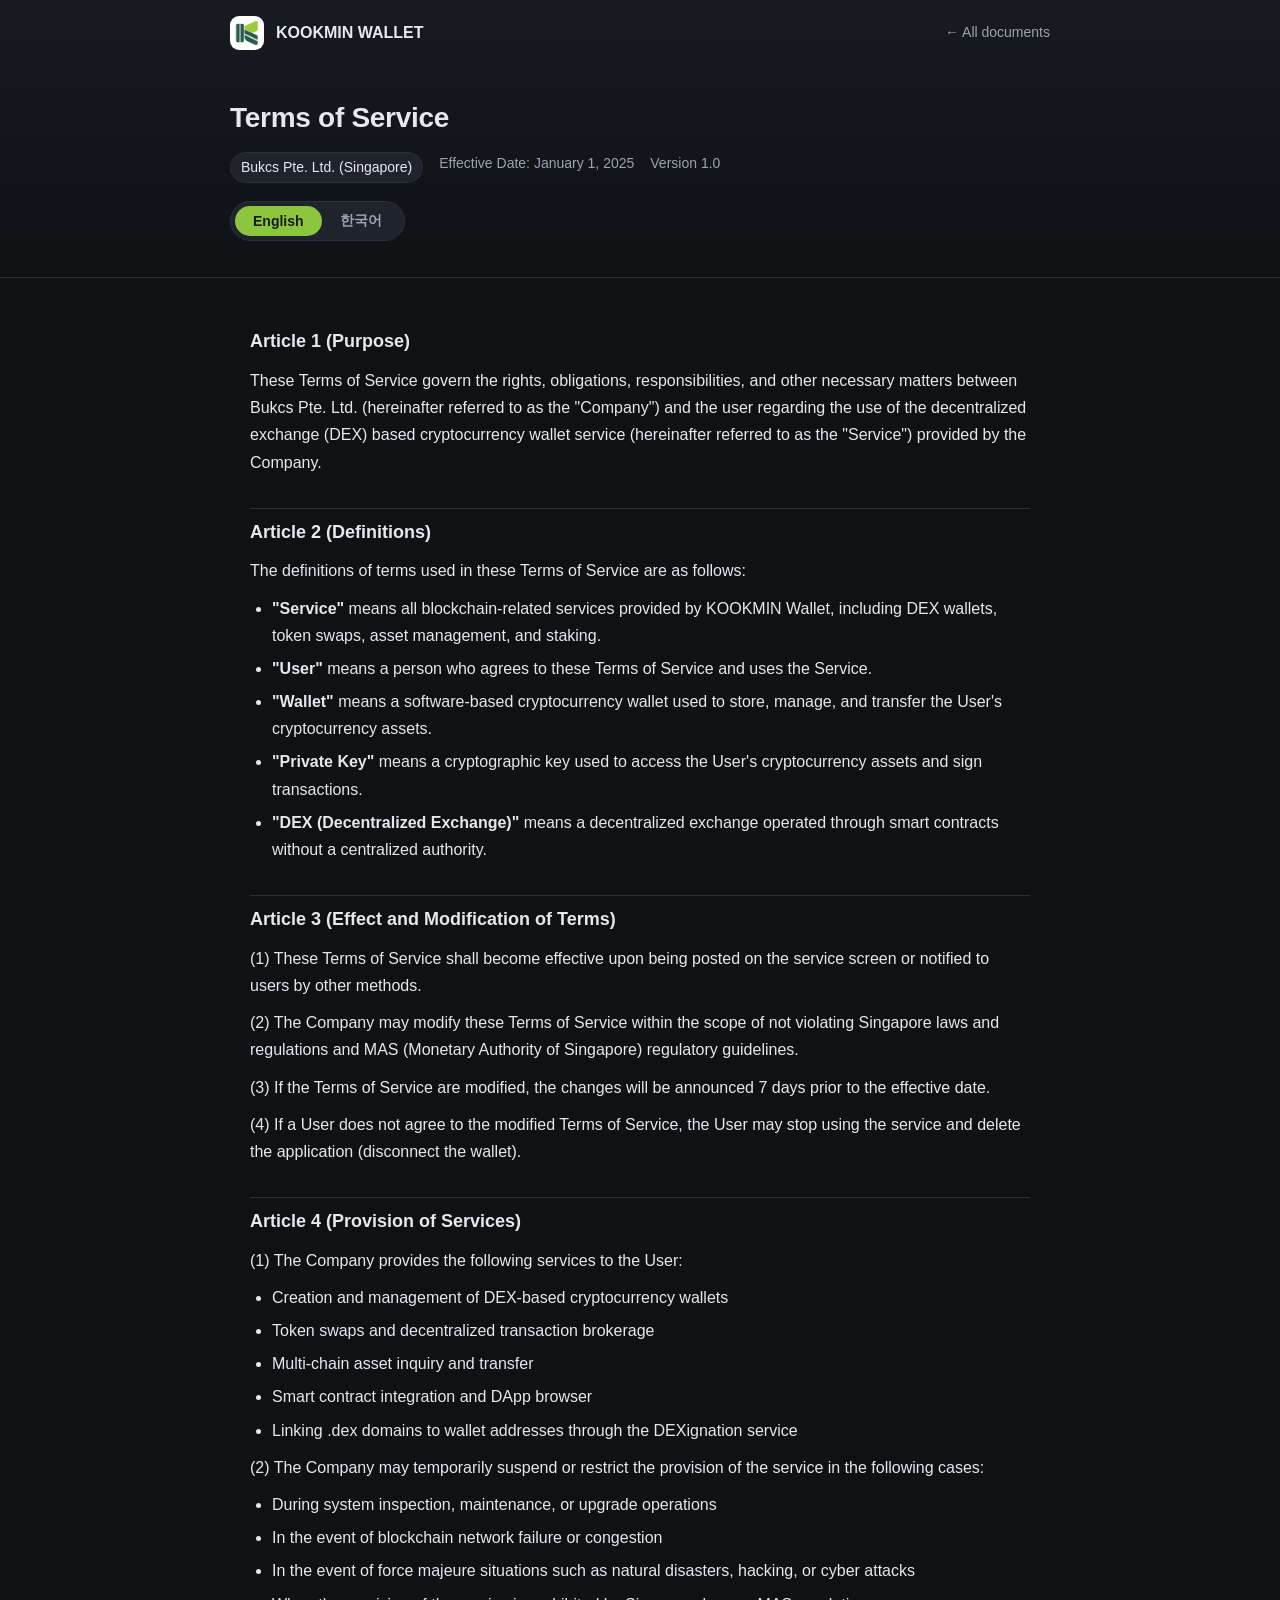
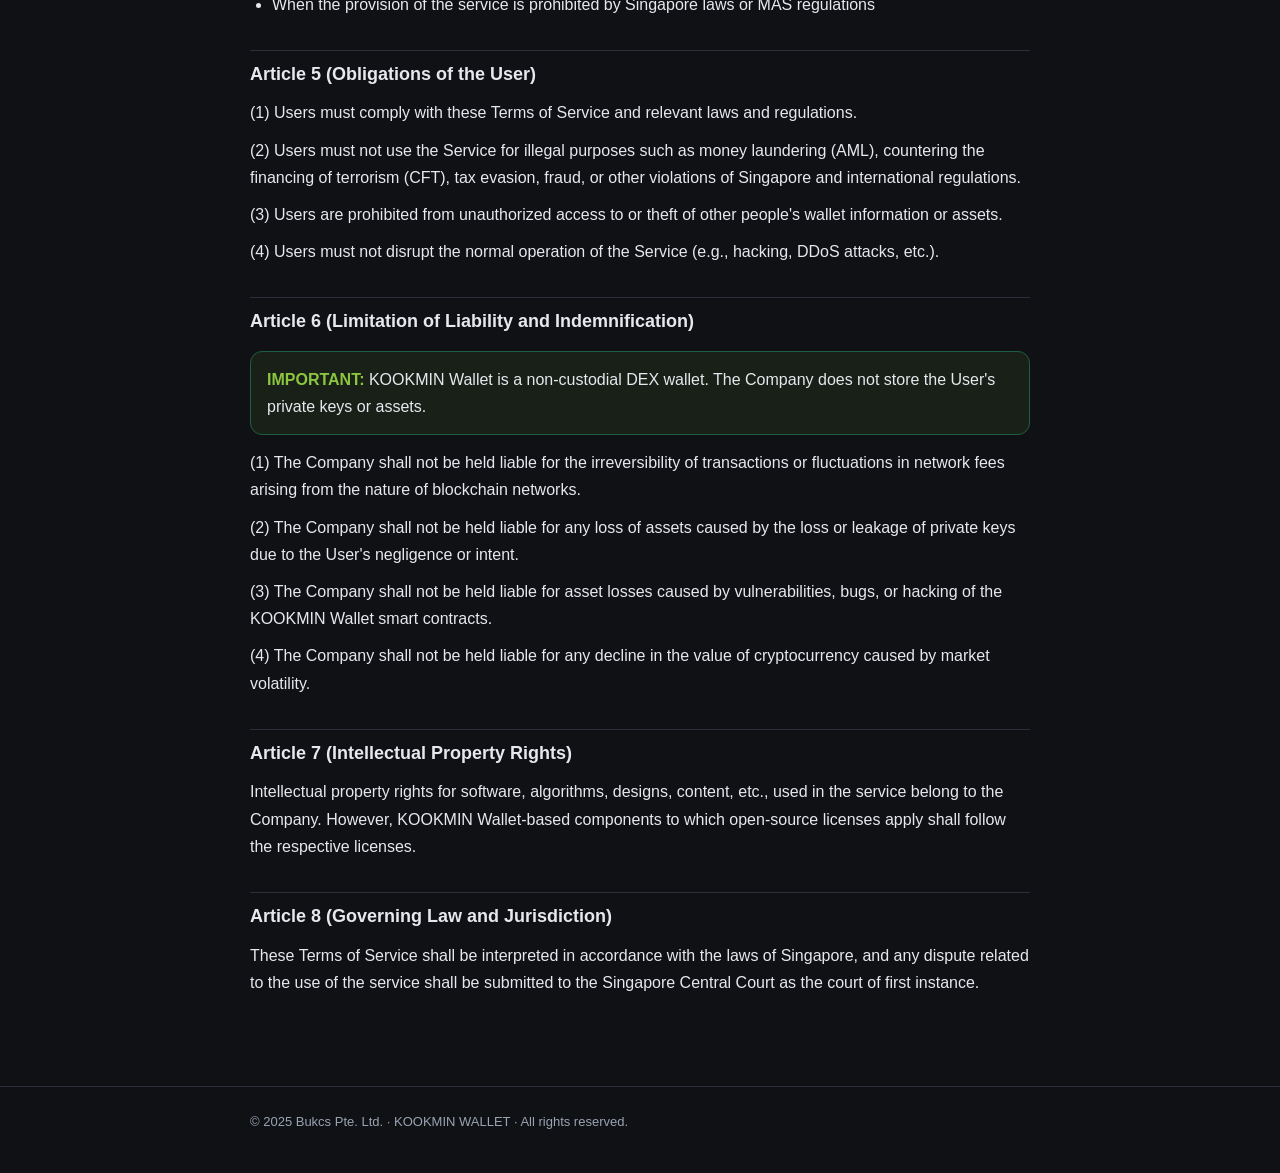
<file: kookminwallet/terms-of-service.html>
<!DOCTYPE html>
<html lang="en">
<head>
  <meta charset="UTF-8" />
  <meta name="viewport" content="width=device-width, initial-scale=1.0" />
  <title>KOOKMIN WALLET — Terms of Service</title>
  <meta name="description" content="KOOKMIN WALLET Terms of Service provided by Bukcs Pte. Ltd." />
  <link rel="icon" type="image/png" href="kookminwallet_ci.png" />
  <link rel="stylesheet" href="../assets/style.css" />
</head>
<body>
  <header class="page">
    <div class="wrap topbar">
      <div class="brand"><img class="logo" src="kookminwallet_ci.png" alt="KOOKMIN WALLET" /> KOOKMIN WALLET</div>
      <a class="home-link" href="../index.html">← All documents</a>
    </div>
    <div class="wrap hero">
      <h1 id="title" data-en="Terms of Service" data-ko="이용약관">Terms of Service</h1>
      <div class="meta">
        <span class="pill" data-en="Bukcs Pte. Ltd. (Singapore)" data-ko="Bukcs Pte. Ltd. (싱가포르)">Bukcs Pte. Ltd. (Singapore)</span>
        <span data-en="Effective Date: January 1, 2025" data-ko="시행일자: 2025년 1월 1일">Effective Date: January 1, 2025</span>
        <span data-en="Version 1.0" data-ko="버전 1.0">Version 1.0</span>
      </div>
      <div class="lang-toggle" role="tablist" aria-label="Language">
        <button id="btn-en" class="active" onclick="setLang('en')">English</button>
        <button id="btn-ko" onclick="setLang('ko')">한국어</button>
      </div>
    </div>
  </header>

  <main class="wrap">
    <!-- ENGLISH -->
    <article id="doc-en" class="doc">
      <h2>Article 1 (Purpose)</h2>
      <p>These Terms of Service govern the rights, obligations, responsibilities, and other necessary matters between Bukcs Pte. Ltd. (hereinafter referred to as the "Company") and the user regarding the use of the decentralized exchange (DEX) based cryptocurrency wallet service (hereinafter referred to as the "Service") provided by the Company.</p>

      <h2>Article 2 (Definitions)</h2>
      <p>The definitions of terms used in these Terms of Service are as follows:</p>
      <ul>
        <li><strong>"Service"</strong> means all blockchain-related services provided by KOOKMIN Wallet, including DEX wallets, token swaps, asset management, and staking.</li>
        <li><strong>"User"</strong> means a person who agrees to these Terms of Service and uses the Service.</li>
        <li><strong>"Wallet"</strong> means a software-based cryptocurrency wallet used to store, manage, and transfer the User's cryptocurrency assets.</li>
        <li><strong>"Private Key"</strong> means a cryptographic key used to access the User's cryptocurrency assets and sign transactions.</li>
        <li><strong>"DEX (Decentralized Exchange)"</strong> means a decentralized exchange operated through smart contracts without a centralized authority.</li>
      </ul>

      <h2>Article 3 (Effect and Modification of Terms)</h2>
      <p>(1) These Terms of Service shall become effective upon being posted on the service screen or notified to users by other methods.</p>
      <p>(2) The Company may modify these Terms of Service within the scope of not violating Singapore laws and regulations and MAS (Monetary Authority of Singapore) regulatory guidelines.</p>
      <p>(3) If the Terms of Service are modified, the changes will be announced 7 days prior to the effective date.</p>
      <p>(4) If a User does not agree to the modified Terms of Service, the User may stop using the service and delete the application (disconnect the wallet).</p>

      <h2>Article 4 (Provision of Services)</h2>
      <p>(1) The Company provides the following services to the User:</p>
      <ul>
        <li>Creation and management of DEX-based cryptocurrency wallets</li>
        <li>Token swaps and decentralized transaction brokerage</li>
        <li>Multi-chain asset inquiry and transfer</li>
        <li>Smart contract integration and DApp browser</li>
        <li>Linking .dex domains to wallet addresses through the DEXignation service</li>
      </ul>
      <p>(2) The Company may temporarily suspend or restrict the provision of the service in the following cases:</p>
      <ul>
        <li>During system inspection, maintenance, or upgrade operations</li>
        <li>In the event of blockchain network failure or congestion</li>
        <li>In the event of force majeure situations such as natural disasters, hacking, or cyber attacks</li>
        <li>When the provision of the service is prohibited by Singapore laws or MAS regulations</li>
      </ul>

      <h2>Article 5 (Obligations of the User)</h2>
      <p>(1) Users must comply with these Terms of Service and relevant laws and regulations.</p>
      <p>(2) Users must not use the Service for illegal purposes such as money laundering (AML), countering the financing of terrorism (CFT), tax evasion, fraud, or other violations of Singapore and international regulations.</p>
      <p>(3) Users are prohibited from unauthorized access to or theft of other people's wallet information or assets.</p>
      <p>(4) Users must not disrupt the normal operation of the Service (e.g., hacking, DDoS attacks, etc.).</p>

      <h2>Article 6 (Limitation of Liability and Indemnification)</h2>
      <div class="callout"><strong>IMPORTANT:</strong> KOOKMIN Wallet is a non-custodial DEX wallet. The Company does not store the User's private keys or assets.</div>
      <p>(1) The Company shall not be held liable for the irreversibility of transactions or fluctuations in network fees arising from the nature of blockchain networks.</p>
      <p>(2) The Company shall not be held liable for any loss of assets caused by the loss or leakage of private keys due to the User's negligence or intent.</p>
      <p>(3) The Company shall not be held liable for asset losses caused by vulnerabilities, bugs, or hacking of the KOOKMIN Wallet smart contracts.</p>
      <p>(4) The Company shall not be held liable for any decline in the value of cryptocurrency caused by market volatility.</p>

      <h2>Article 7 (Intellectual Property Rights)</h2>
      <p>Intellectual property rights for software, algorithms, designs, content, etc., used in the service belong to the Company. However, KOOKMIN Wallet-based components to which open-source licenses apply shall follow the respective licenses.</p>

      <h2>Article 8 (Governing Law and Jurisdiction)</h2>
      <p>These Terms of Service shall be interpreted in accordance with the laws of Singapore, and any dispute related to the use of the service shall be submitted to the Singapore Central Court as the court of first instance.</p>
    </article>

    <!-- KOREAN -->
    <article id="doc-ko" class="doc" hidden>
      <h2>제1조 (목적)</h2>
      <p>본 약관은 Bukcs Pte. Ltd.(이하 '회사')가 제공하는 KOOKMIN Wallet DEX 지갑 서비스(이하 '서비스')의 이용과 관련하여, 회사와 이용자 간의 권리·의무 및 책임사항, 기타 필요한 사항을 규정함을 목적으로 합니다.</p>

      <h2>제2조 (정의)</h2>
      <p>본 약관에서 사용하는 용어의 정의는 다음과 같습니다.</p>
      <ul>
        <li><strong>'서비스'</strong>란 KOOKMIN Wallet이 제공하는 DEX 지갑, 토큰 스왑, 자산 관리, 스테이킹 등 일체의 블록체인 관련 서비스를 말합니다.</li>
        <li><strong>'이용자'</strong>란 본 약관에 동의하고 서비스를 이용하는 자를 말합니다.</li>
        <li><strong>'지갑'</strong>이란 이용자의 암호화폐 자산을 저장·관리·전송하기 위한 소프트웨어 기반 암호화폐 지갑을 말합니다.</li>
        <li><strong>'개인 키(Private Key)'</strong>란 이용자의 암호화폐 자산에 대한 접근 및 트랜잭션 서명에 사용되는 암호화 키를 말합니다.</li>
        <li><strong>'DEX(Decentralized Exchange)'</strong>란 중앙화된 기관 없이 스마트 컨트랙트를 통해 운영되는 탈중앙화 거래소를 말합니다.</li>
      </ul>

      <h2>제3조 (약관의 효력 및 변경)</h2>
      <p>① 본 약관은 서비스 화면에 게시하거나 기타의 방법으로 이용자에게 공지함으로써 효력이 발생합니다.</p>
      <p>② 회사는 싱가포르 법령 및 MAS(싱가포르 통화청) 규제 가이드라인을 위반하지 않는 범위에서 본 약관을 변경할 수 있습니다.</p>
      <p>③ 약관이 변경되는 경우 변경 사항을 시행일 기준 7일 전에 공지합니다.</p>
      <p>④ 이용자가 변경된 약관에 동의하지 않을 경우 서비스 이용을 중단하고 애플리케이션을 삭제(지갑 연결 해제)할 수 있습니다.</p>

      <h2>제4조 (서비스의 제공)</h2>
      <p>① 회사는 이용자에게 다음 각 호의 서비스를 제공합니다.</p>
      <ul>
        <li>DEX 기반 암호화폐 지갑 생성 및 관리</li>
        <li>토큰 스왑 및 탈중앙화 거래 중개</li>
        <li>다중 체인(Multi-Chain) 자산 조회 및 전송</li>
        <li>스마트 컨트랙트 연동 및 DApp 브라우저</li>
        <li>DEXignation 서비스를 통한 .dex 도메인과 지갑주소 연결</li>
      </ul>
      <p>② 회사는 다음 각 호의 경우 서비스 제공을 일시적으로 중단하거나 제한할 수 있습니다.</p>
      <ul>
        <li>시스템 점검, 유지보수, 업그레이드 작업 시</li>
        <li>블록체인 네트워크 장애 또는 혼잡 발생 시</li>
        <li>천재지변, 해킹, 사이버 공격 등 불가항력 상황 발생 시</li>
        <li>싱가포르 법령 또는 MAS 규제에 따라 서비스 제공이 금지되는 경우</li>
      </ul>

      <h2>제5조 (이용자의 의무)</h2>
      <p>① 이용자는 본 약관 및 관련 법령을 준수하여야 합니다.</p>
      <p>② 이용자는 자금세탁(AML), 테러자금조달(CFT), 탈세, 사기 등 싱가포르 법률 및 국제 규정에 위배되는 위법한 목적으로 서비스를 이용하여서는 안 됩니다.</p>
      <p>③ 이용자는 타인의 지갑 정보나 자산에 무단으로 접근하거나 이를 탈취하는 행위를 금지합니다.</p>
      <p>④ 이용자는 서비스의 정상적인 운영을 방해하는 행위(해킹, DDoS 등)를 하여서는 안 됩니다.</p>

      <h2>제6조 (책임의 한계 및 면책)</h2>
      <div class="callout"><strong>중요:</strong> KOOKMIN Wallet은 비수탁형(Non-Custodial) DEX 지갑입니다. 회사는 이용자의 개인 키 및 자산을 보관하지 않습니다.</div>
      <p>① 회사는 블록체인 네트워크의 특성상 발생하는 거래 취소 불가, 수수료 변동에 대해 책임을 지지 않습니다.</p>
      <p>② 이용자의 부주의 또는 고의로 인한 개인 키 분실, 유출로 발생한 자산 손실에 대해 회사는 책임을 지지 않습니다.</p>
      <p>③ KOOKMIN Wallet 스마트 컨트랙트의 취약점, 버그, 해킹 등으로 인한 자산 손실에 대해 회사는 책임을 지지 않습니다.</p>
      <p>④ 시장 변동성으로 인한 암호화폐 가치 하락에 대해 회사는 책임을 지지 않습니다.</p>

      <h2>제7조 (지식재산권)</h2>
      <p>서비스에 사용된 소프트웨어, 알고리즘, 디자인, 콘텐츠 등에 대한 지식재산권은 회사에 귀속됩니다. 단, 오픈소스 라이선스가 적용되는 Kookmin wallet 기반 컴포넌트는 해당 라이선스를 따릅니다.</p>

      <h2>제8조 (준거법 및 관할)</h2>
      <p>본 약관은 싱가포르 법률에 따라 해석되며, 서비스 이용과 관련한 분쟁은 싱가포르 중앙 법원을 제1심 관할법원으로 합니다.</p>
    </article>
  </main>

  <footer class="page">
    <div class="wrap">© 2025 Bukcs Pte. Ltd. · KOOKMIN WALLET · All rights reserved.</div>
  </footer>

  <script src="../assets/lang-toggle.js"></script>
</body>
</html>
</file>
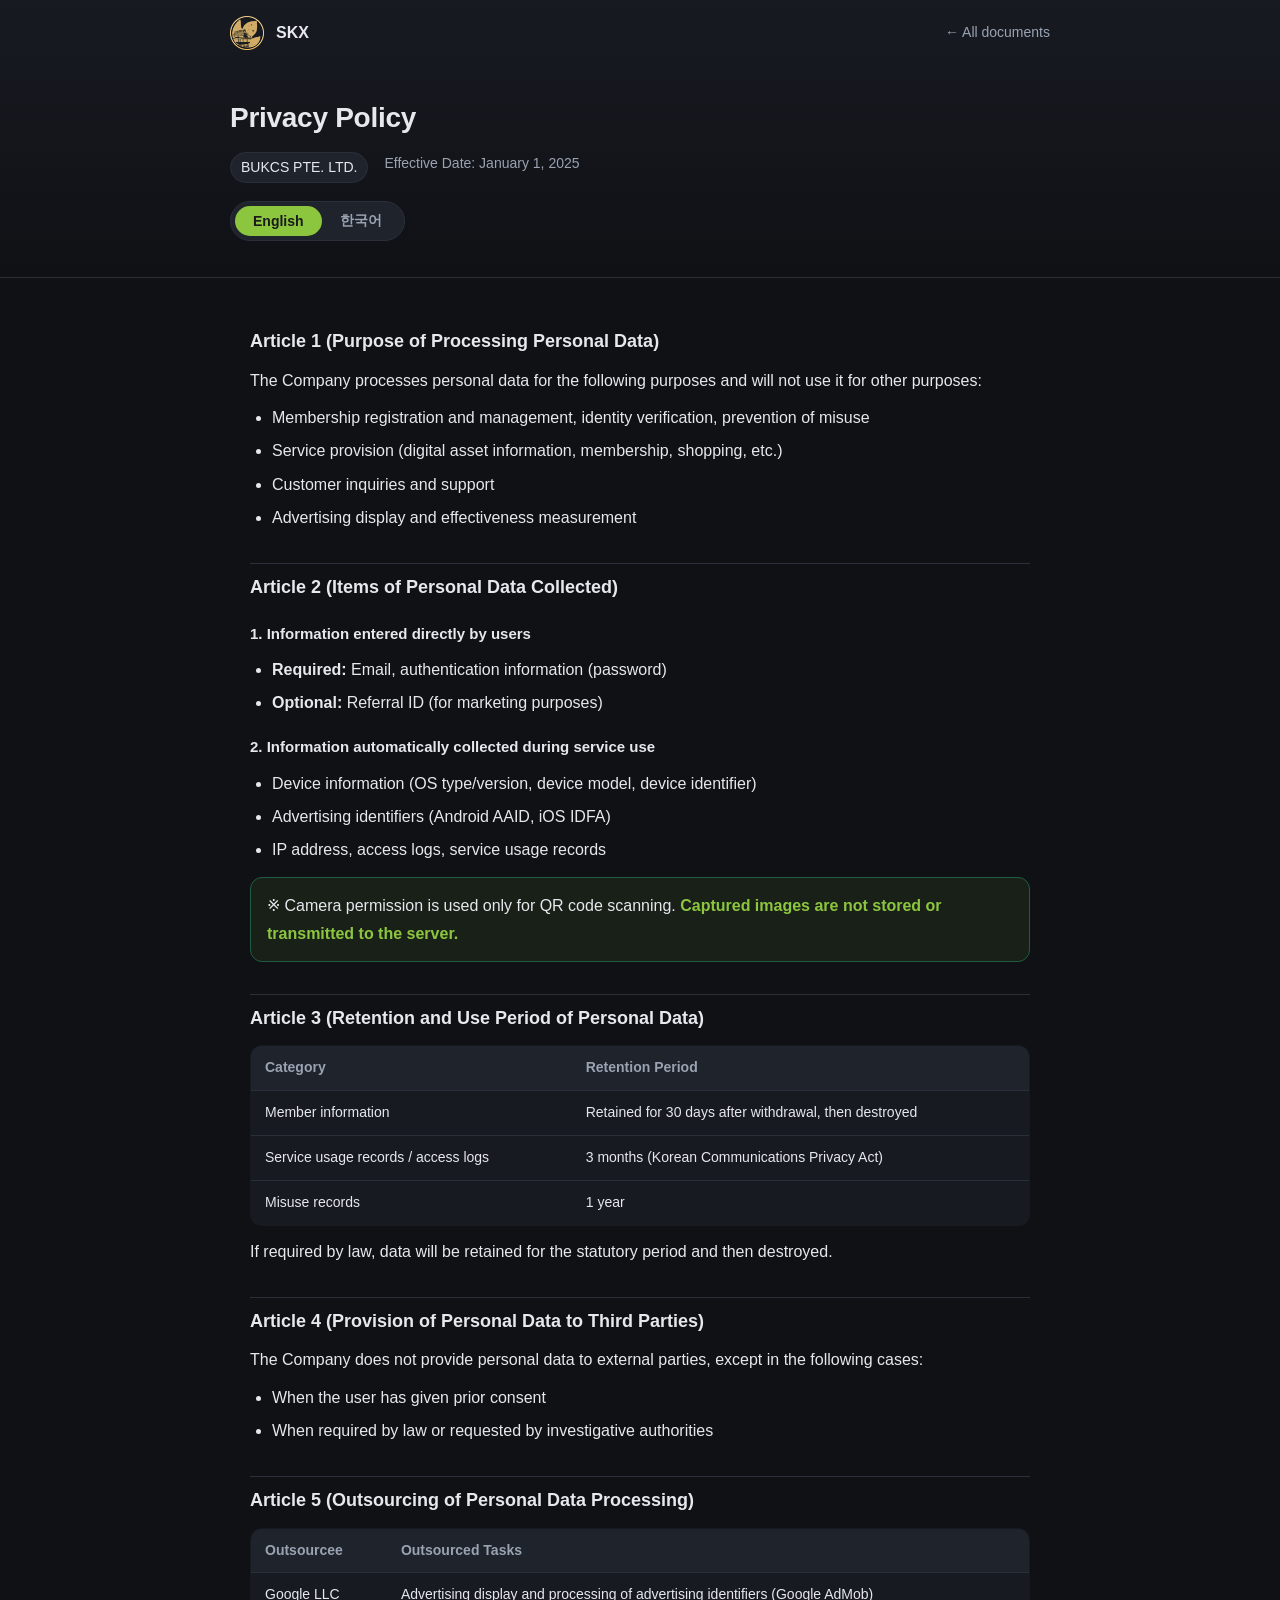
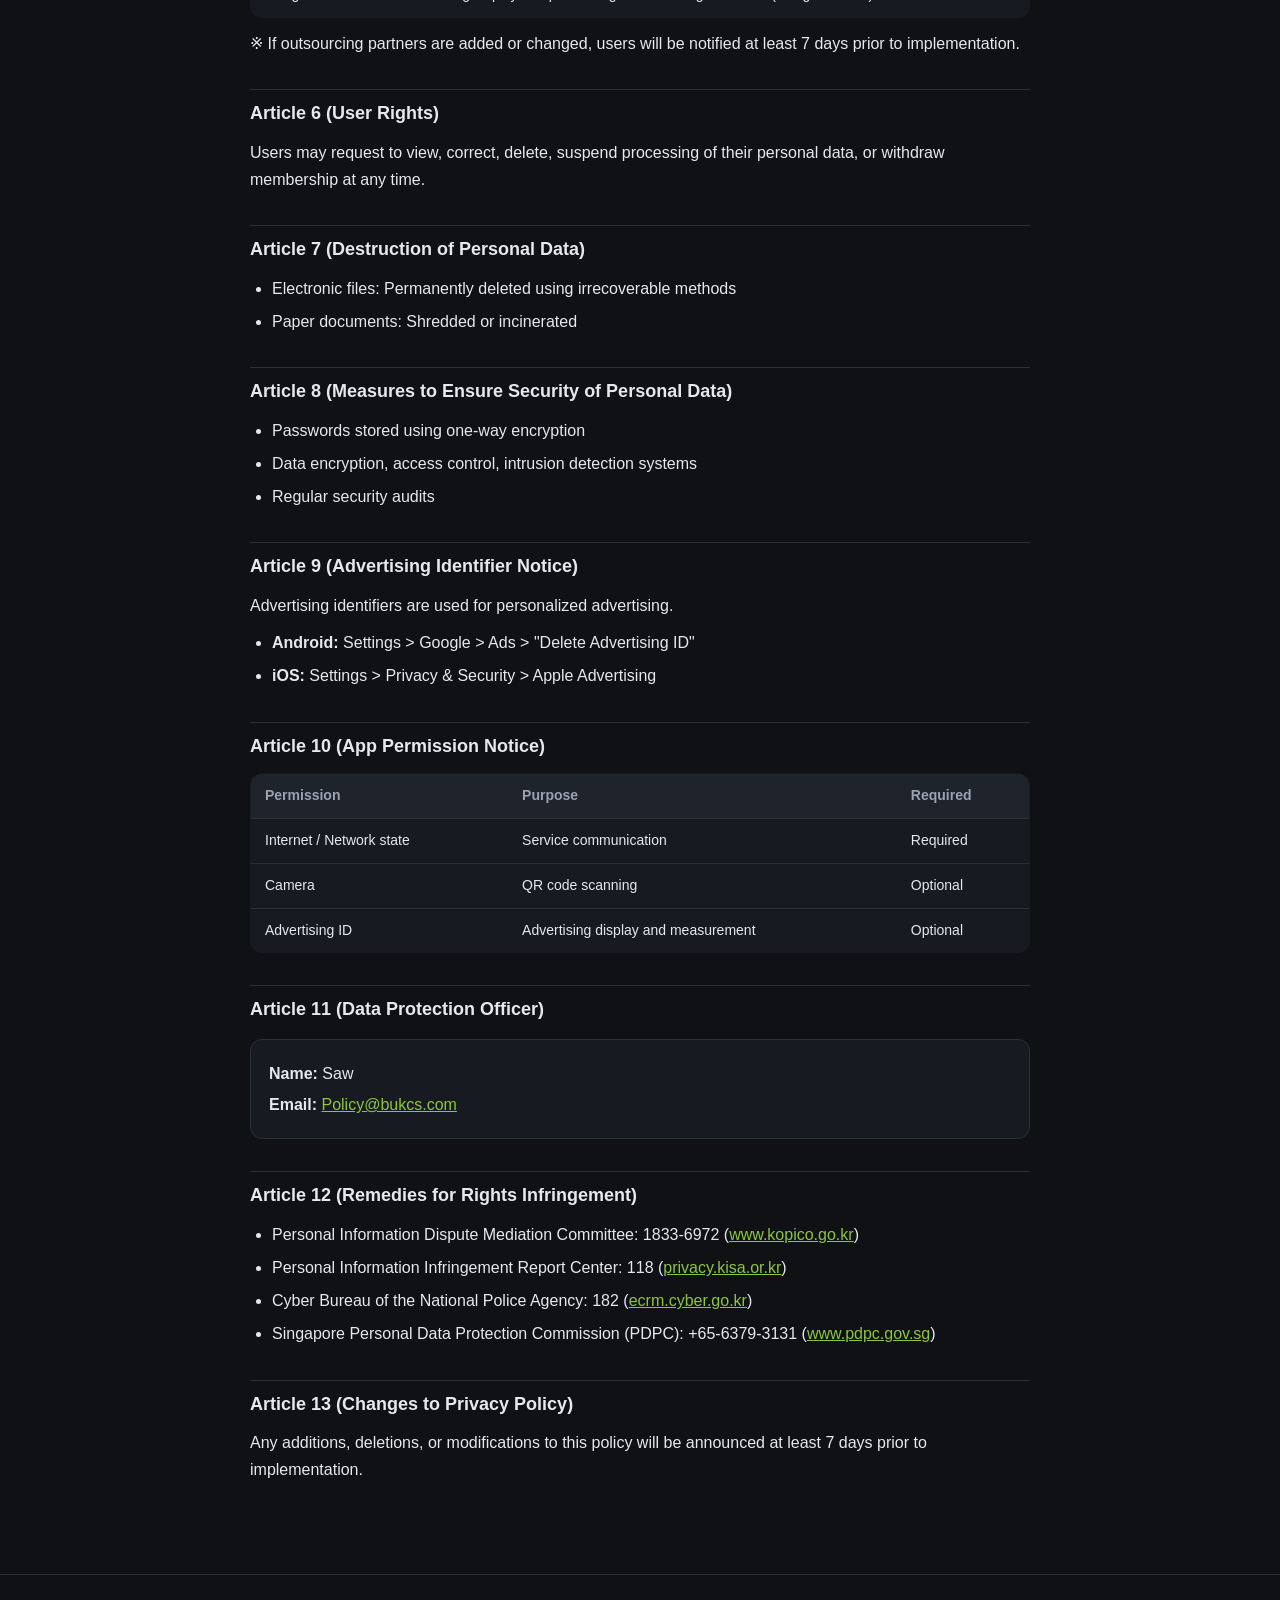
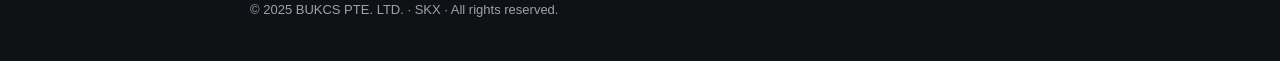
<file: skx/privacy-policy.html>
<!doctype html>
<html lang="en">
    <head>
        <meta charset="UTF-8" />
        <meta name="viewport" content="width=device-width, initial-scale=1.0" />
        <title>SKX — Privacy Policy</title>
        <meta
            name="description"
            content="SKX app Privacy Policy (Bukcs Pte. Ltd.)"
        />
        <link rel="icon" type="image/png" href="skx_ci.png" />
        <link rel="stylesheet" href="../assets/style.css" />
    </head>
    <body>
        <header class="page">
            <div class="wrap topbar">
                <div class="brand">
                    <img class="logo bare" src="skx_ci.png" alt="SKX" /> SKX
                </div>
                <a
                    class="home-link"
                    href="../index.html"
                    data-en="← All documents"
                    data-ko="← 모든 문서"
                    >← All documents</a
                >
            </div>
            <div class="wrap hero">
                <h1
                    id="title"
                    data-en="Privacy Policy"
                    data-ko="개인정보처리방침"
                >
                    Privacy Policy
                </h1>
                <div class="meta">
                    <span class="pill">BUKCS PTE. LTD.</span>
                    <span
                        data-en="Effective Date: January 1, 2025"
                        data-ko="시행일자: 2025년 1월 1일"
                        >Effective Date: January 1, 2025</span
                    >
                </div>
                <div class="lang-toggle" role="tablist" aria-label="Language">
                    <button id="btn-en" class="active" onclick="setLang('en')">
                        English
                    </button>
                    <button id="btn-ko" onclick="setLang('ko')">한국어</button>
                </div>
            </div>
        </header>

        <main class="wrap">
            <!-- ENGLISH -->
            <article id="doc-en" class="doc">
                <h2>Article 1 (Purpose of Processing Personal Data)</h2>
                <p>
                    The Company processes personal data for the following
                    purposes and will not use it for other purposes:
                </p>
                <ul>
                    <li>
                        Membership registration and management, identity
                        verification, prevention of misuse
                    </li>
                    <li>
                        Service provision (digital asset information,
                        membership, shopping, etc.)
                    </li>
                    <li>Customer inquiries and support</li>
                    <li>Advertising display and effectiveness measurement</li>
                </ul>

                <h2>Article 2 (Items of Personal Data Collected)</h2>
                <h3>1. Information entered directly by users</h3>
                <ul>
                    <li>
                        <strong>Required:</strong> Email, authentication
                        information (password)
                    </li>
                    <li>
                        <strong>Optional:</strong> Referral ID (for marketing
                        purposes)
                    </li>
                </ul>
                <h3>
                    2. Information automatically collected during service use
                </h3>
                <ul>
                    <li>
                        Device information (OS type/version, device model,
                        device identifier)
                    </li>
                    <li>Advertising identifiers (Android AAID, iOS IDFA)</li>
                    <li>IP address, access logs, service usage records</li>
                </ul>
                <div class="callout">
                    ※ Camera permission is used only for QR code scanning.
                    <strong
                        >Captured images are not stored or transmitted to the
                        server.</strong
                    >
                </div>

                <h2>Article 3 (Retention and Use Period of Personal Data)</h2>
                <table class="table">
                    <thead>
                        <tr>
                            <th>Category</th>
                            <th>Retention Period</th>
                        </tr>
                    </thead>
                    <tbody>
                        <tr>
                            <td>Member information</td>
                            <td>
                                Retained for 30 days after withdrawal, then
                                destroyed
                            </td>
                        </tr>
                        <tr>
                            <td>Service usage records / access logs</td>
                            <td>
                                3 months (Korean Communications Privacy Act)
                            </td>
                        </tr>
                        <tr>
                            <td>Misuse records</td>
                            <td>1 year</td>
                        </tr>
                    </tbody>
                </table>
                <p>
                    If required by law, data will be retained for the statutory
                    period and then destroyed.
                </p>

                <h2>Article 4 (Provision of Personal Data to Third Parties)</h2>
                <p>
                    The Company does not provide personal data to external
                    parties, except in the following cases:
                </p>
                <ul>
                    <li>When the user has given prior consent</li>
                    <li>
                        When required by law or requested by investigative
                        authorities
                    </li>
                </ul>

                <h2>Article 5 (Outsourcing of Personal Data Processing)</h2>
                <table class="table">
                    <thead>
                        <tr>
                            <th>Outsourcee</th>
                            <th>Outsourced Tasks</th>
                        </tr>
                    </thead>
                    <tbody>
                        <tr>
                            <td>Google LLC</td>
                            <td>
                                Advertising display and processing of
                                advertising identifiers (Google AdMob)
                            </td>
                        </tr>
                    </tbody>
                </table>
                <p>
                    ※ If outsourcing partners are added or changed, users will
                    be notified at least 7 days prior to implementation.
                </p>

                <h2>Article 6 (User Rights)</h2>
                <p>
                    Users may request to view, correct, delete, suspend
                    processing of their personal data, or withdraw membership at
                    any time.
                </p>

                <h2>Article 7 (Destruction of Personal Data)</h2>
                <ul>
                    <li>
                        Electronic files: Permanently deleted using
                        irrecoverable methods
                    </li>
                    <li>Paper documents: Shredded or incinerated</li>
                </ul>

                <h2>
                    Article 8 (Measures to Ensure Security of Personal Data)
                </h2>
                <ul>
                    <li>Passwords stored using one-way encryption</li>
                    <li>
                        Data encryption, access control, intrusion detection
                        systems
                    </li>
                    <li>Regular security audits</li>
                </ul>

                <h2>Article 9 (Advertising Identifier Notice)</h2>
                <p>
                    Advertising identifiers are used for personalized
                    advertising.
                </p>
                <ul>
                    <li>
                        <strong>Android:</strong> Settings &gt; Google &gt; Ads
                        &gt; "Delete Advertising ID"
                    </li>
                    <li>
                        <strong>iOS:</strong> Settings &gt; Privacy &amp;
                        Security &gt; Apple Advertising
                    </li>
                </ul>

                <h2>Article 10 (App Permission Notice)</h2>
                <table class="table">
                    <thead>
                        <tr>
                            <th>Permission</th>
                            <th>Purpose</th>
                            <th>Required</th>
                        </tr>
                    </thead>
                    <tbody>
                        <tr>
                            <td>Internet / Network state</td>
                            <td>Service communication</td>
                            <td>Required</td>
                        </tr>
                        <tr>
                            <td>Camera</td>
                            <td>QR code scanning</td>
                            <td>Optional</td>
                        </tr>
                        <tr>
                            <td>Advertising ID</td>
                            <td>Advertising display and measurement</td>
                            <td>Optional</td>
                        </tr>
                    </tbody>
                </table>

                <h2>Article 11 (Data Protection Officer)</h2>
                <div class="contact">
                    <ul>
                        <li><strong>Name:</strong> Saw</li>
                        <li>
                            <strong>Email:</strong>
                            <a href="mailto:policy@bukcs.com"
                                >Policy@bukcs.com</a
                            >
                        </li>
                    </ul>
                </div>

                <h2>Article 12 (Remedies for Rights Infringement)</h2>
                <ul>
                    <li>
                        Personal Information Dispute Mediation Committee:
                        1833-6972 (<a
                            href="https://www.kopico.go.kr"
                            target="_blank"
                            rel="noopener"
                            >www.kopico.go.kr</a
                        >)
                    </li>
                    <li>
                        Personal Information Infringement Report Center: 118 (<a
                            href="https://privacy.kisa.or.kr"
                            target="_blank"
                            rel="noopener"
                            >privacy.kisa.or.kr</a
                        >)
                    </li>
                    <li>
                        Cyber Bureau of the National Police Agency: 182 (<a
                            href="https://ecrm.cyber.go.kr"
                            target="_blank"
                            rel="noopener"
                            >ecrm.cyber.go.kr</a
                        >)
                    </li>
                    <li>
                        Singapore Personal Data Protection Commission (PDPC):
                        +65-6379-3131 (<a
                            href="https://www.pdpc.gov.sg"
                            target="_blank"
                            rel="noopener"
                            >www.pdpc.gov.sg</a
                        >)
                    </li>
                </ul>

                <h2>Article 13 (Changes to Privacy Policy)</h2>
                <p>
                    Any additions, deletions, or modifications to this policy
                    will be announced at least 7 days prior to implementation.
                </p>
            </article>

            <!-- KOREAN -->
            <article id="doc-ko" class="doc" hidden>
                <h2>제1조 (개인정보의 처리 목적)</h2>
                <p>
                    회사는 다음 목적을 위해 개인정보를 처리하며, 그 외의
                    용도로는 이용하지 않습니다.
                </p>
                <ul>
                    <li>회원 가입 및 관리, 본인 확인, 부정 이용 방지</li>
                    <li>
                        서비스 제공 (디지털 자산 정보 조회, 멤버십, 쇼핑 등)
                    </li>
                    <li>고객 문의 응대</li>
                    <li>광고 게재 및 효과 측정</li>
                </ul>

                <h2>제2조 (수집하는 개인정보 항목)</h2>
                <h3>1. 이용자가 직접 입력하는 항목</h3>
                <ul>
                    <li>
                        <strong>필수:</strong> 이메일, 회원 인증 정보(비밀번호)
                    </li>
                    <li><strong>선택:</strong> 추천인 ID (마케팅·홍보 목적)</li>
                </ul>
                <h3>2. 서비스 이용 중 자동 수집되는 항목</h3>
                <ul>
                    <li>
                        기기 정보 (OS 종류·버전, 단말기 모델, 단말기 식별자)
                    </li>
                    <li>광고 식별자 (Android AAID, iOS IDFA)</li>
                    <li>IP 주소, 접속 로그, 서비스 이용 기록</li>
                </ul>
                <div class="callout">
                    ※ 카메라 권한은 QR코드 스캔 기능에만 사용되며,
                    <strong
                        >촬영된 이미지는 서버에 저장·전송되지 않습니다.</strong
                    >
                </div>

                <h2>제3조 (개인정보의 보유 및 이용 기간)</h2>
                <table class="table">
                    <thead>
                        <tr>
                            <th>구분</th>
                            <th>보유 기간</th>
                        </tr>
                    </thead>
                    <tbody>
                        <tr>
                            <td>회원 정보</td>
                            <td>회원 탈퇴 후 30일간 보관 후 파기</td>
                        </tr>
                        <tr>
                            <td>서비스 이용 기록·접속 로그</td>
                            <td>3개월 (통신비밀보호법)</td>
                        </tr>
                        <tr>
                            <td>부정 이용 기록</td>
                            <td>1년</td>
                        </tr>
                    </tbody>
                </table>
                <p>
                    관련 법령에 따라 별도 보존이 필요한 경우 해당 기간 동안 보관
                    후 파기합니다.
                </p>

                <h2>제4조 (개인정보의 제3자 제공)</h2>
                <p>
                    회사는 이용자의 개인정보를 외부에 제공하지 않습니다. 단,
                    다음의 경우는 예외로 합니다.
                </p>
                <ul>
                    <li>이용자가 사전에 동의한 경우</li>
                    <li>법령 또는 수사기관 요청에 의해 요구되는 경우</li>
                </ul>

                <h2>제5조 (개인정보 처리의 위탁)</h2>
                <table class="table">
                    <thead>
                        <tr>
                            <th>위탁받는 자</th>
                            <th>위탁 업무</th>
                        </tr>
                    </thead>
                    <tbody>
                        <tr>
                            <td>Google LLC</td>
                            <td>
                                광고 게재 및 광고 식별자 처리 (Google AdMob)
                            </td>
                        </tr>
                    </tbody>
                </table>
                <p>
                    ※ 향후 위탁 업체가 추가·변경될 경우, 시행 7일 전부터
                    공지사항을 통해 안내합니다.
                </p>

                <h2>제6조 (이용자의 권리)</h2>
                <p>
                    이용자는 언제든지 개인정보 열람·정정·삭제·처리정지 요구 및
                    회원 탈퇴를 할 수 있습니다.
                </p>

                <h2>제7조 (개인정보의 파기)</h2>
                <ul>
                    <li>전자적 파일: 복구 불가능한 방법으로 영구 삭제</li>
                    <li>종이 문서: 분쇄 또는 소각</li>
                </ul>

                <h2>제8조 (개인정보의 안전성 확보 조치)</h2>
                <ul>
                    <li>비밀번호 단방향 암호화 저장</li>
                    <li>데이터 암호화, 접근권한 관리, 침입 탐지 시스템 운영</li>
                    <li>정기적 보안 점검</li>
                </ul>

                <h2>제9조 (광고 식별자 안내)</h2>
                <p>광고 식별자는 맞춤형 광고 제공 목적에 사용됩니다.</p>
                <ul>
                    <li>
                        <strong>Android:</strong> 설정 &gt; Google &gt; 광고
                        &gt; "광고 ID 삭제"
                    </li>
                    <li>
                        <strong>iOS:</strong> 설정 &gt; 개인정보 보호 및 보안
                        &gt; Apple 광고
                    </li>
                </ul>

                <h2>제10조 (앱 권한 안내)</h2>
                <table class="table">
                    <thead>
                        <tr>
                            <th>권한</th>
                            <th>목적</th>
                            <th>필수/선택</th>
                        </tr>
                    </thead>
                    <tbody>
                        <tr>
                            <td>인터넷 / 네트워크 상태</td>
                            <td>서비스 통신</td>
                            <td>필수</td>
                        </tr>
                        <tr>
                            <td>카메라</td>
                            <td>QR코드 스캔</td>
                            <td>선택</td>
                        </tr>
                        <tr>
                            <td>광고 ID</td>
                            <td>광고 게재 및 측정</td>
                            <td>선택</td>
                        </tr>
                    </tbody>
                </table>

                <h2>제11조 (개인정보 보호책임자)</h2>
                <div class="contact">
                    <ul>
                        <li><strong>성명:</strong> Saw</li>
                        <li>
                            <strong>이메일:</strong>
                            <a href="mailto:policy@bukcs.com"
                                >policy@bukcs.com</a
                            >
                        </li>
                    </ul>
                </div>

                <h2>제12조 (권익침해 구제방법)</h2>
                <ul>
                    <li>
                        개인정보분쟁조정위원회: 1833-6972 (<a
                            href="https://www.kopico.go.kr"
                            target="_blank"
                            rel="noopener"
                            >www.kopico.go.kr</a
                        >)
                    </li>
                    <li>
                        개인정보침해신고센터: 118 (<a
                            href="https://privacy.kisa.or.kr"
                            target="_blank"
                            rel="noopener"
                            >privacy.kisa.or.kr</a
                        >)
                    </li>
                    <li>
                        경찰청 사이버수사국: 182 (<a
                            href="https://ecrm.cyber.go.kr"
                            target="_blank"
                            rel="noopener"
                            >ecrm.cyber.go.kr</a
                        >)
                    </li>
                    <li>
                        싱가포르 Personal Data Protection Commission (PDPC):
                        +65-6379-3131 (<a
                            href="https://www.pdpc.gov.sg"
                            target="_blank"
                            rel="noopener"
                            >www.pdpc.gov.sg</a
                        >)
                    </li>
                </ul>

                <h2>제13조 (개인정보 처리방침의 변경)</h2>
                <p>
                    본 방침의 내용 추가, 삭제 및 수정이 있을 시 변경사항의 시행
                    7일 전부터 공지사항을 통해 안내합니다.
                </p>
            </article>
        </main>

        <footer class="page">
            <div class="wrap">
                © 2025 BUKCS PTE. LTD. · SKX · All rights reserved.
            </div>
        </footer>

        <script src="../assets/lang-toggle.js"></script>
    </body>
</html>
</file>
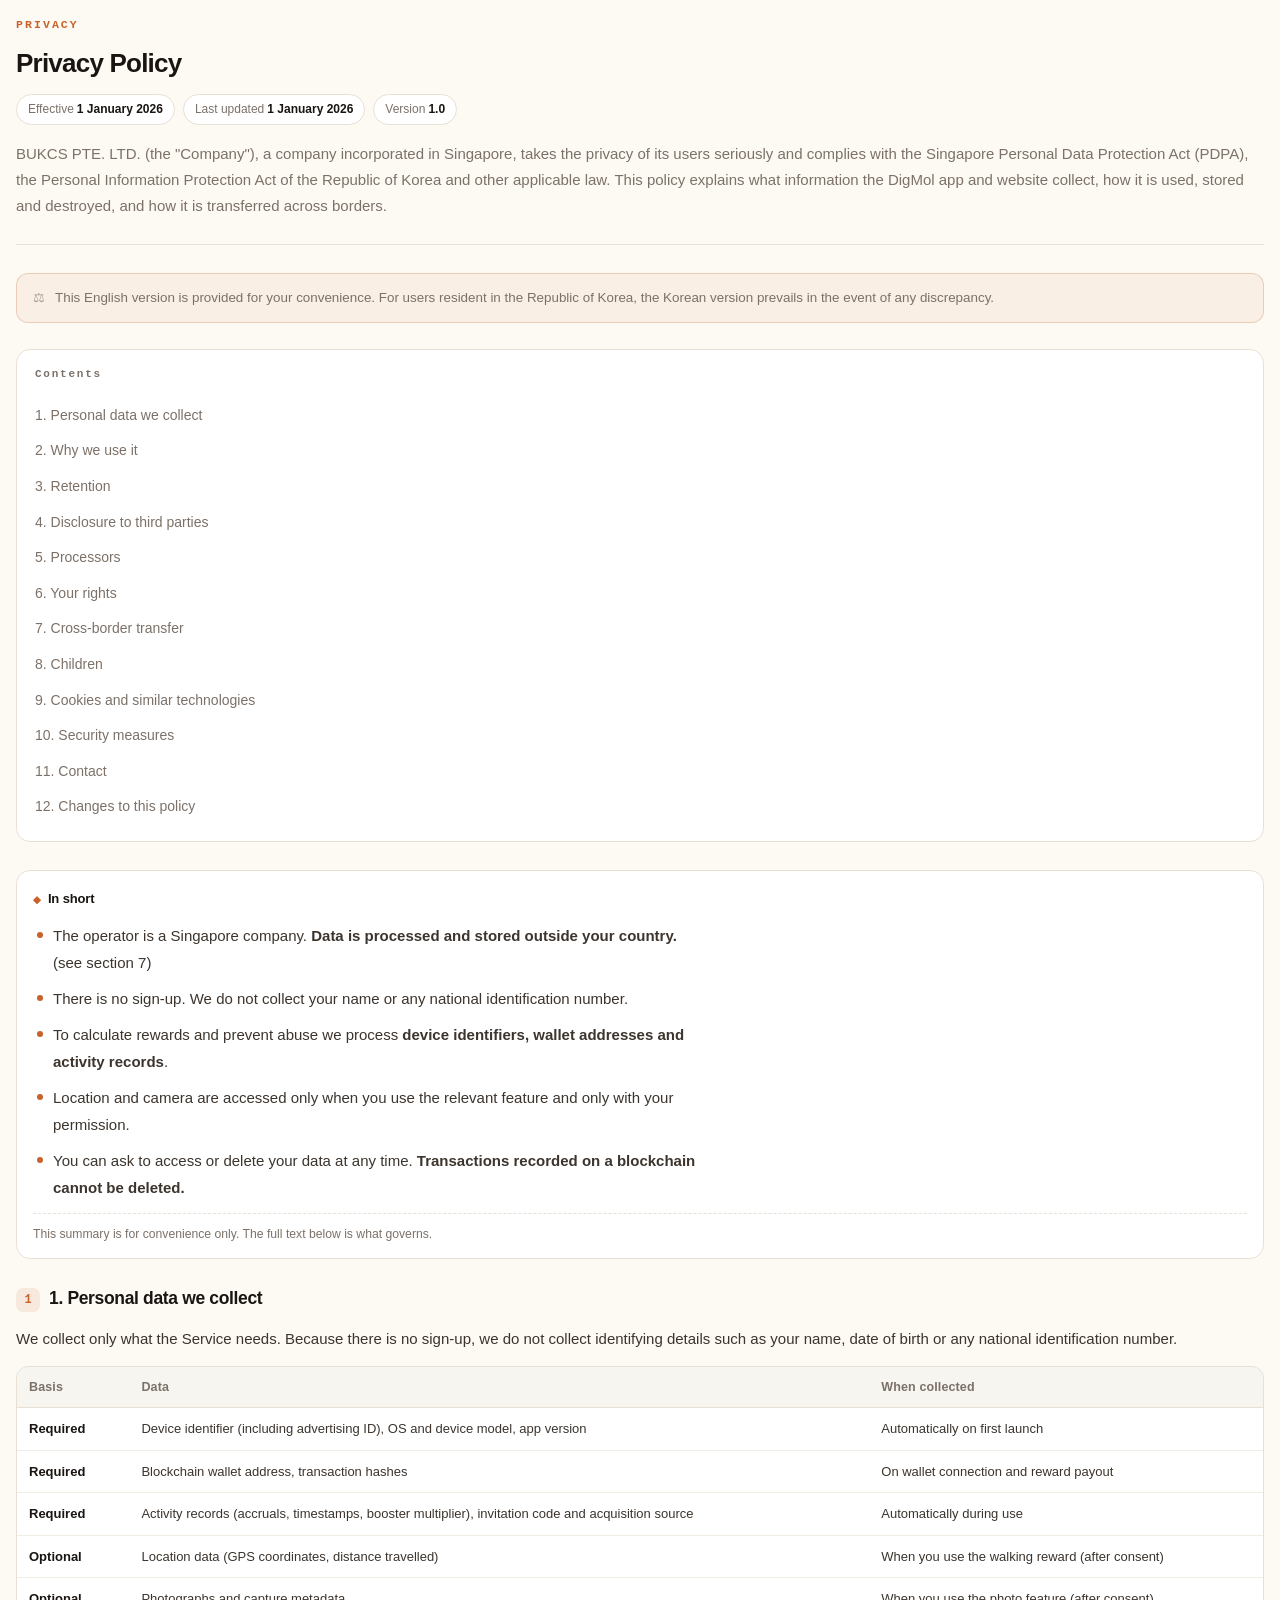
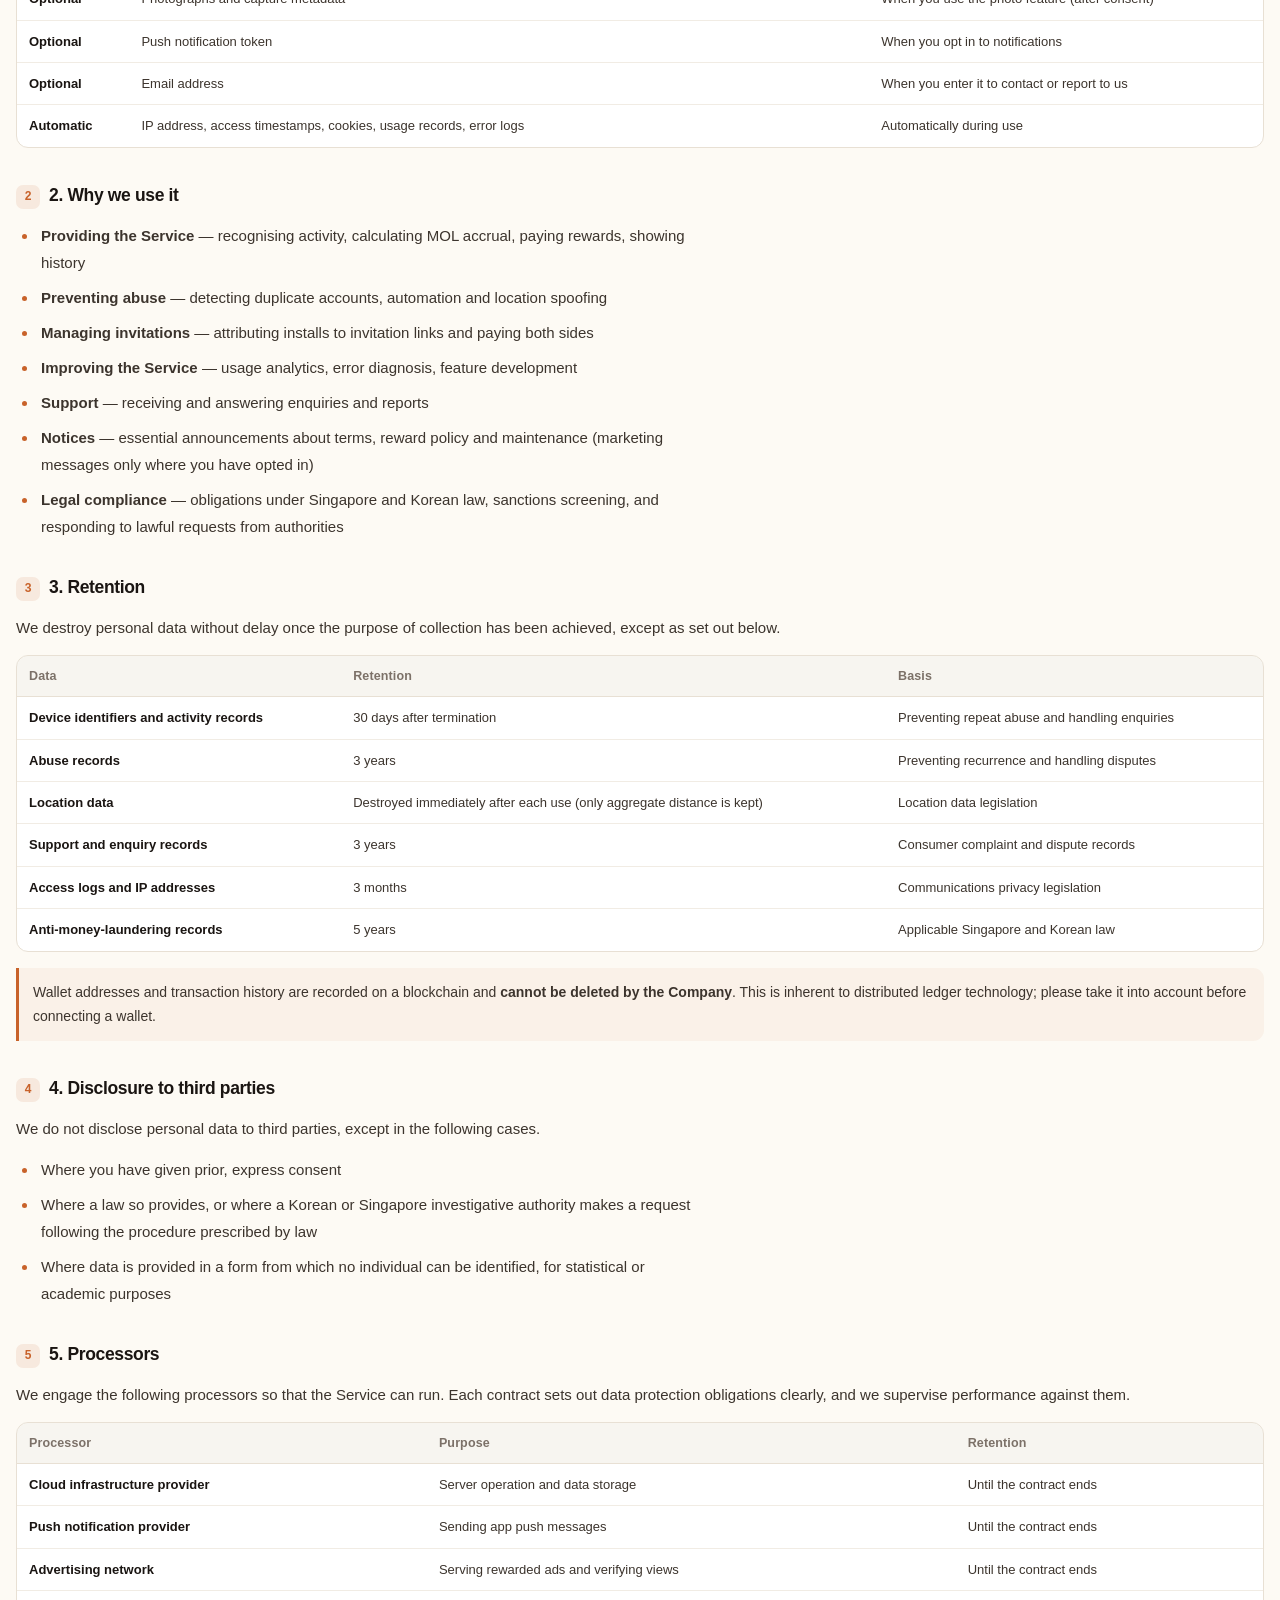
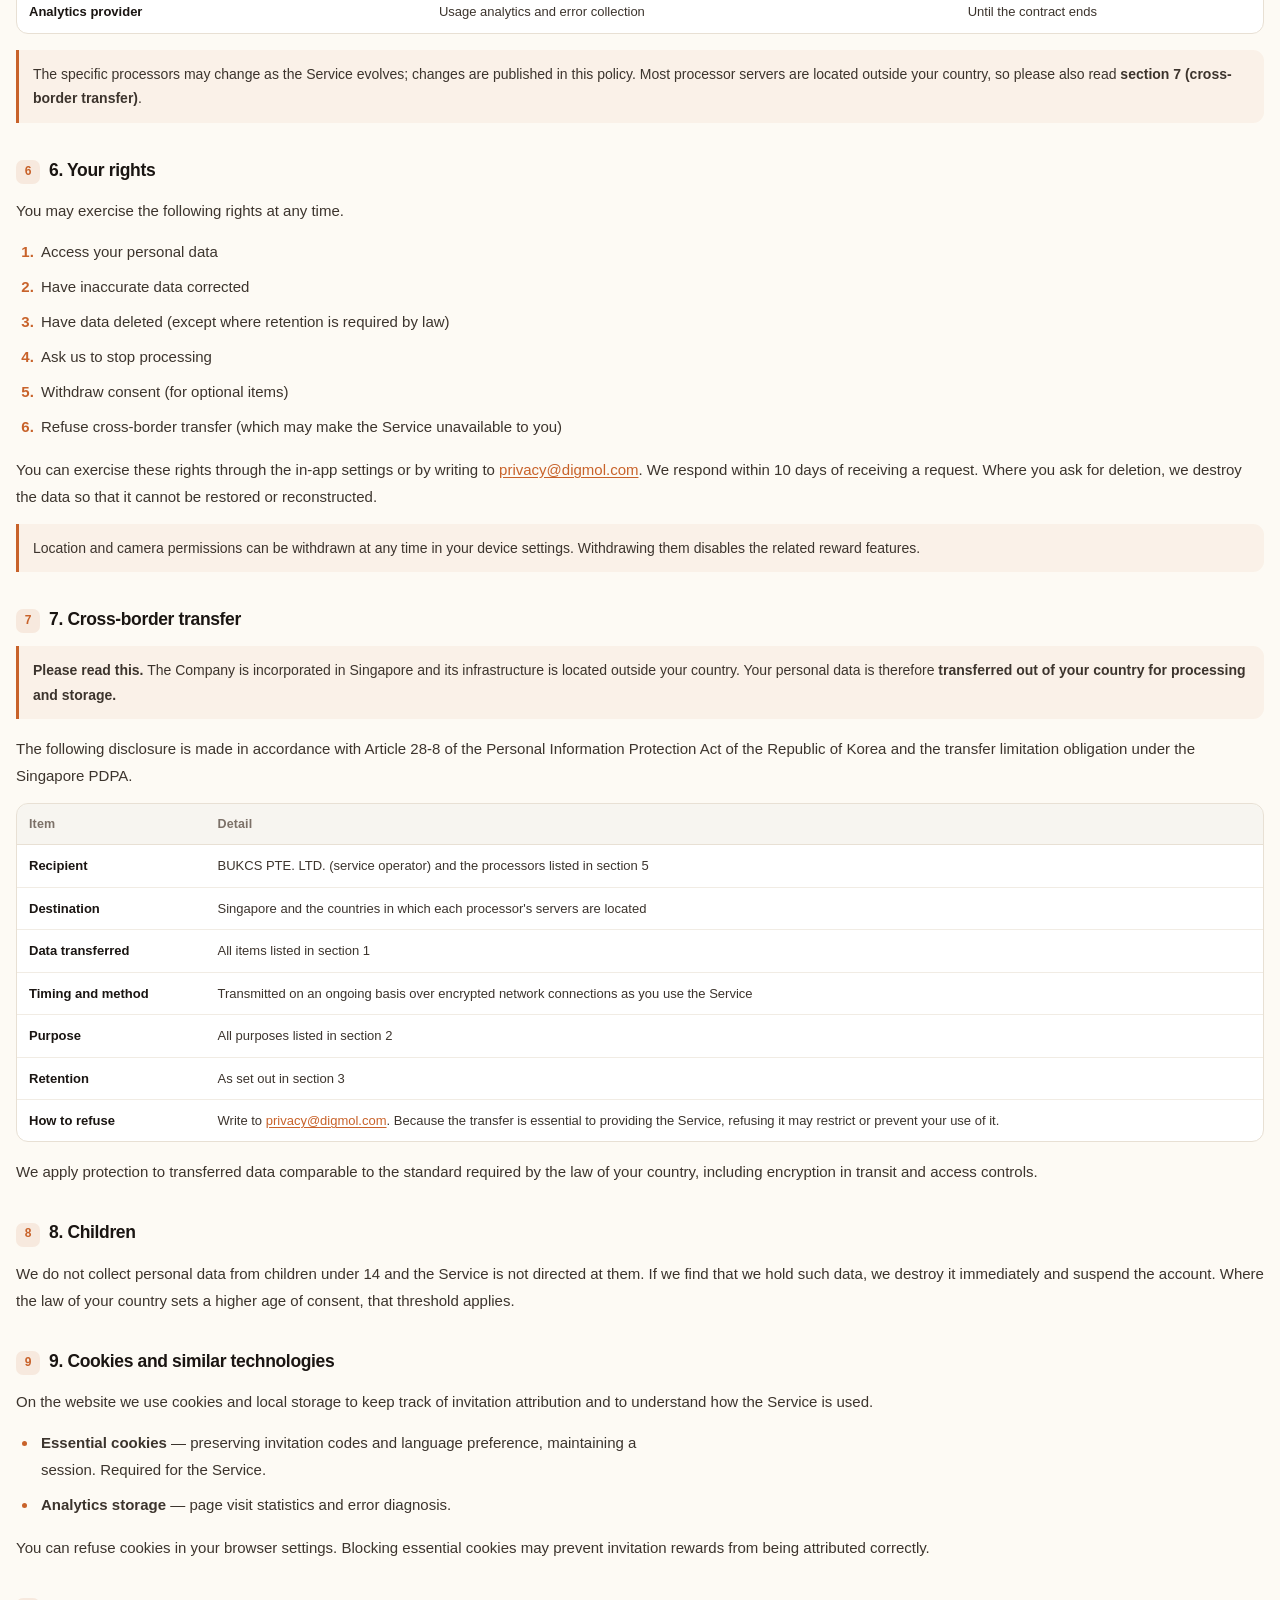
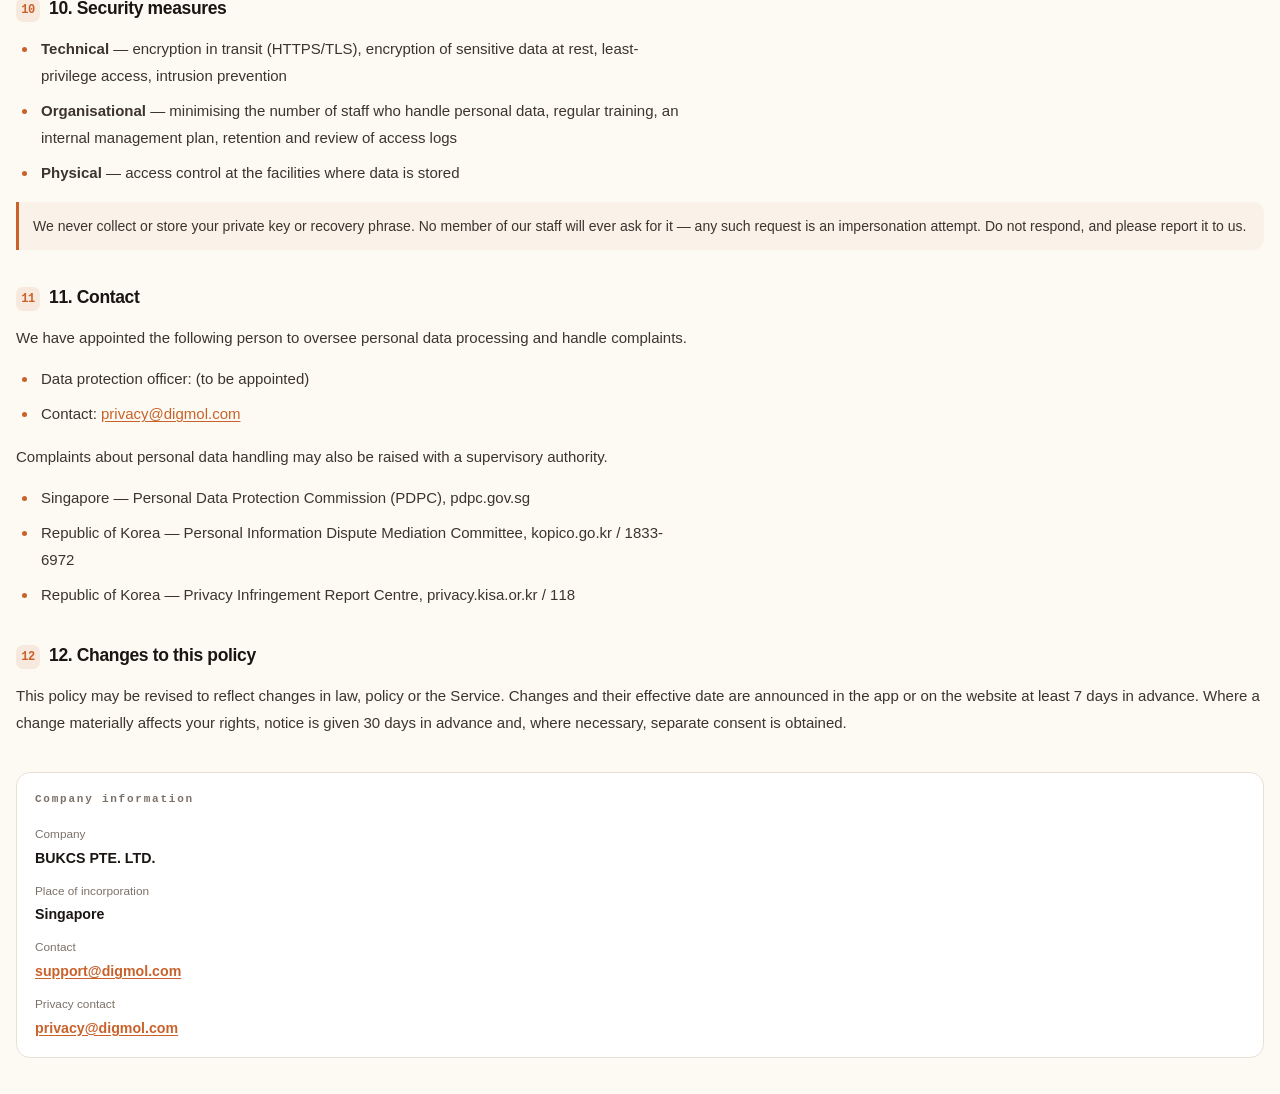
<file: digmol/privacy/privacy_en.html>
<!DOCTYPE html>
<html lang="en">
<head>
<meta charset="UTF-8">
<meta name="viewport" content="width=device-width, initial-scale=1, viewport-fit=cover">
<meta name="format-detection" content="telephone=no">
<title>Privacy Policy · DigMol</title>
<style>
/* ═══════════════════════════════════════════
   DigMol — 약관 / 개인정보처리방침
   style.css 다음에 로드됩니다. 랜딩의 토큰(--ink, --paper 등)이
   있으면 그걸 쓰고, 없으면 아래 폴백 값으로 떨어집니다.
   ═══════════════════════════════════════════ */

.legal-body {
  --lg-ink:    var(--ink, #1a1512);
  --lg-mute:   var(--mute, #7c7168);
  --lg-paper:  var(--paper, #fdfaf4);
  --lg-line:   var(--line, #e8e0d4);
  --lg-accent: var(--accent, #c8622a);
  --lg-card:   #fff;

  background: var(--lg-paper);
  color: var(--lg-ink);
  -webkit-font-smoothing: antialiased;
}

.legal-body #nav .nav-links a.on {
  color: var(--lg-accent);
  font-weight: 700;
}

/* ─────────── 레이아웃 ─────────── */
.legal-wrap {
  max-width: 1080px;
  margin: 0 auto;
  padding: 108px 22px 80px;
}

.legal-cols {
  display: grid;
  grid-template-columns: 232px minmax(0, 1fr);
  gap: 48px;
  align-items: start;
}

/* ─────────── 헤더 ─────────── */
.legal-head {
  padding-bottom: 34px;
  margin-bottom: 40px;
  border-bottom: 1px solid var(--lg-line);
}

.legal-kicker {
  font-family: 'JetBrains Mono', monospace;
  font-size: 11.5px;
  font-weight: 700;
  letter-spacing: .18em;
  color: var(--lg-accent);
  margin-bottom: 14px;
}

.legal-head h1 {
  font-size: clamp(30px, 5vw, 46px);
  font-weight: 800;
  letter-spacing: -.03em;
  line-height: 1.14;
  margin: 0 0 18px;
}

.legal-meta {
  display: flex;
  flex-wrap: wrap;
  gap: 8px 10px;
  margin-bottom: 22px;
}

.legal-meta span {
  font-size: 12.5px;
  color: var(--lg-mute);
  background: var(--lg-card);
  border: 1px solid var(--lg-line);
  border-radius: 999px;
  padding: 5px 13px;
}

.legal-meta b {
  color: var(--lg-ink);
  font-weight: 600;
  margin-left: 3px;
}

.legal-lead {
  font-size: 16.5px;
  line-height: 1.78;
  color: var(--lg-mute);
  max-width: 74ch;
  margin: 0;
}

/* ─────────── 목차 ─────────── */
.legal-toc {
  position: sticky;
  top: 92px;
}

.toc-t {
  font-family: 'JetBrains Mono', monospace;
  font-size: 11px;
  font-weight: 700;
  letter-spacing: .16em;
  color: var(--lg-mute);
  margin-bottom: 14px;
}

.legal-toc ol {
  list-style: none;
  margin: 0;
  padding: 0;
  counter-reset: toc;
  border-left: 2px solid var(--lg-line);
}

.legal-toc li { counter-increment: toc; }

.legal-toc a {
  display: block;
  padding: 7px 0 7px 15px;
  margin-left: -2px;
  border-left: 2px solid transparent;
  font-size: 13.5px;
  line-height: 1.45;
  color: var(--lg-mute);
  text-decoration: none;
  transition: color .16s, border-color .16s;
}

.legal-toc a:hover { color: var(--lg-ink); }

.legal-toc a.on {
  color: var(--lg-accent);
  border-left-color: var(--lg-accent);
  font-weight: 600;
}

/* ─────────── 본문 ─────────── */
.legal-doc { min-width: 0; }

.legal-s { scroll-margin-top: 92px; margin-bottom: 46px; }

.legal-s h2 {
  display: flex;
  align-items: baseline;
  gap: 11px;
  font-size: 20px;
  font-weight: 750;
  letter-spacing: -.02em;
  line-height: 1.35;
  margin: 0 0 16px;
}

.s-no {
  flex: none;
  font-family: 'JetBrains Mono', monospace;
  font-size: 12px;
  font-weight: 700;
  color: var(--lg-accent);
  background: color-mix(in srgb, var(--lg-accent) 11%, transparent);
  border-radius: 7px;
  min-width: 24px;
  height: 24px;
  display: grid;
  place-items: center;
  transform: translateY(-1px);
}

.legal-doc p {
  font-size: 15.2px;
  line-height: 1.85;
  color: #3c342d;
  margin: 0 0 14px;
  max-width: 76ch;
}

.legal-doc ul,
.legal-doc ol {
  margin: 0 0 16px;
  padding-left: 22px;
  max-width: 76ch;
}

.legal-doc li {
  font-size: 15.2px;
  line-height: 1.82;
  color: #3c342d;
  margin-bottom: 8px;
  padding-left: 3px;
}

.legal-doc li::marker { color: var(--lg-accent); font-weight: 600; }

.legal-doc a { color: var(--lg-accent); text-decoration: underline; text-underline-offset: 2px; }

/* ─────────── 요약 박스 ─────────── */
.legal-tldr {
  background: var(--lg-card);
  border: 1px solid var(--lg-line);
  border-radius: 16px;
  padding: 22px 24px 18px;
  margin-bottom: 42px;
}

.tldr-t {
  font-size: 13px;
  font-weight: 750;
  letter-spacing: -.01em;
  margin-bottom: 12px;
  color: var(--lg-ink);
}

.tldr-t::before { content: '◆'; color: var(--lg-accent); margin-right: 7px; font-size: 10px; }

.legal-tldr ul { list-style: none; padding: 0; margin: 0 0 12px; }

.legal-tldr li {
  position: relative;
  padding-left: 20px;
  font-size: 14.4px;
  line-height: 1.72;
  margin-bottom: 9px;
}

.legal-tldr li::before {
  content: '';
  position: absolute;
  left: 4px; top: 10px;
  width: 6px; height: 6px;
  border-radius: 50%;
  background: var(--lg-accent);
}

.tldr-note {
  font-size: 12.2px;
  color: var(--lg-mute);
  padding-top: 11px;
  border-top: 1px dashed var(--lg-line);
}

/* ─────────── 강조 노트 ─────────── */
.legal-note {
  background: color-mix(in srgb, var(--lg-accent) 6%, transparent);
  border-left: 3px solid var(--lg-accent);
  border-radius: 0 11px 11px 0;
  padding: 14px 18px;
  font-size: 14.4px;
  line-height: 1.75;
  color: #3c342d;
  margin: 0 0 16px;
  max-width: 76ch;
}

/* ─────────── 표 ─────────── */
.legal-table-x {
  overflow-x: auto;
  margin: 0 0 18px;
  border: 1px solid var(--lg-line);
  border-radius: 13px;
  background: var(--lg-card);
  -webkit-overflow-scrolling: touch;
}

.legal-table {
  width: 100%;
  border-collapse: collapse;
  font-size: 14px;
  min-width: 480px;
}

.legal-table th {
  text-align: left;
  font-weight: 700;
  font-size: 12.5px;
  letter-spacing: .01em;
  color: var(--lg-mute);
  padding: 12px 16px;
  background: color-mix(in srgb, var(--lg-line) 34%, transparent);
  border-bottom: 1px solid var(--lg-line);
  white-space: nowrap;
}

.legal-table td {
  padding: 13px 16px;
  line-height: 1.65;
  color: #3c342d;
  border-bottom: 1px solid color-mix(in srgb, var(--lg-line) 62%, transparent);
  vertical-align: top;
}

.legal-table tr:last-child td { border-bottom: none; }
.legal-table td:first-child { font-weight: 600; white-space: nowrap; color: var(--lg-ink); }

/* ─────────── 사업자 정보 ─────────── */
.legal-contact {
  background: var(--lg-card);
  border: 1px solid var(--lg-line);
  border-radius: 16px;
  padding: 24px;
  margin-top: 52px;
}

.lc-t {
  font-family: 'JetBrains Mono', monospace;
  font-size: 11px;
  font-weight: 700;
  letter-spacing: .16em;
  color: var(--lg-mute);
  margin-bottom: 16px;
}

.lc-grid {
  display: grid;
  grid-template-columns: repeat(auto-fit, minmax(210px, 1fr));
  gap: 14px 26px;
}

.lc-grid > div { display: flex; flex-direction: column; gap: 3px; }
.lc-grid span { font-size: 11.8px; color: var(--lg-mute); }
.lc-grid b { font-size: 14.2px; font-weight: 600; word-break: break-all; }

/* ─────────── 반응형 ─────────── */
@media (max-width: 900px) {
  .legal-cols { grid-template-columns: 1fr; gap: 30px; }

  .legal-toc {
    position: static;
    background: var(--lg-card);
    border: 1px solid var(--lg-line);
    border-radius: 14px;
    padding: 18px 20px;
  }

  .legal-toc ol {
    border-left: none;
    columns: 2;
    column-gap: 22px;
  }

  .legal-toc a {
    padding: 5px 0;
    margin-left: 0;
    border-left: none;
    break-inside: avoid;
  }

  .legal-toc a.on { border-left: none; }
}

@media (max-width: 560px) {
  .legal-wrap { padding: 92px 17px 64px; }
  .legal-toc ol { columns: 1; }
  .legal-doc p, .legal-doc li { font-size: 14.8px; }
  .legal-s h2 { font-size: 18px; }
  .legal-contact { padding: 20px; }
}



.legal-xlate {
  display: flex;
  gap: 10px;
  align-items: flex-start;
  background: color-mix(in srgb, var(--lg-accent, #c8622a) 7%, transparent);
  border: 1px solid color-mix(in srgb, var(--lg-accent, #c8622a) 24%, transparent);
  border-radius: 12px;
  padding: 13px 16px;
  margin: 0 0 26px;
  font-size: 13.4px;
  line-height: 1.7;
  color: var(--lg-mute, #7c7168);
}
.legal-xlate b { color: var(--lg-ink, #1a1512); font-weight: 650; }
.legal-xlate::before { content: '⚖'; flex: none; opacity: .65; }


/* ── Mobile WebView overrides ── */
*, *::before, *::after { box-sizing: border-box; }
html, body {
  margin: 0;
  padding: 0;
  background: #fdfaf4;
  color: #1a1512;
  -webkit-text-size-adjust: 100%;
  text-size-adjust: 100%;
  overflow-x: hidden;
}
body {
  font-family: -apple-system, BlinkMacSystemFont, 'Segoe UI', 'Pretendard',
    'Noto Sans KR', 'Noto Sans JP', 'Noto Sans SC', 'Hiragino Sans',
    'Apple SD Gothic Neo', sans-serif;
  line-height: 1.6;
  padding: env(safe-area-inset-top, 0) env(safe-area-inset-right, 0)
           env(safe-area-inset-bottom, 0) env(safe-area-inset-left, 0);
}
.legal-body {
  --lg-ink: #1a1512;
  --lg-mute: #7c7168;
  --lg-paper: #fdfaf4;
  --lg-line: #e8e0d4;
  --lg-accent: #c8622a;
  --lg-card: #fff;
  background: var(--lg-paper);
  color: var(--lg-ink);
  -webkit-font-smoothing: antialiased;
}
.legal-wrap {
  max-width: 100% !important;
  margin: 0 auto;
  padding: 16px 16px 48px !important;
}
.legal-cols {
  display: block !important;
}
.legal-toc {
  position: static !important;
  background: var(--lg-card);
  border: 1px solid var(--lg-line);
  border-radius: 14px;
  padding: 16px 18px;
  margin-bottom: 28px;
  top: auto;
}
.legal-toc ol {
  border-left: none !important;
  columns: 1 !important;
  list-style: none;
  margin: 0;
  padding: 0;
  counter-reset: toc;
}
.legal-toc a {
  padding: 8px 0 !important;
  margin-left: 0 !important;
  border-left: none !important;
  font-size: 14px;
  line-height: 1.4;
}
.legal-toc a.on {
  border-left: none !important;
  color: var(--lg-accent);
  font-weight: 600;
}
.legal-s { scroll-margin-top: 12px; margin-bottom: 36px; }
.legal-head { padding-bottom: 24px; margin-bottom: 28px; }
.legal-head h1 {
  font-size: 26px !important;
  font-weight: 800;
  letter-spacing: -0.03em;
  line-height: 1.2;
  margin: 0 0 14px;
}
.legal-lead { font-size: 15px; line-height: 1.75; max-width: none; }
.legal-meta { gap: 6px 8px; margin-bottom: 16px; }
.legal-meta span { font-size: 12px; padding: 5px 11px; }
.legal-doc p,
.legal-doc li { font-size: 15px !important; line-height: 1.8; max-width: none; }
.legal-s h2 { font-size: 17.5px !important; gap: 9px; margin: 0 0 12px; }
.legal-table {
  min-width: 520px;
  width: 100%;
  font-size: 13px;
}
.legal-table th,
.legal-table td {
  padding: 10px 12px;
  word-break: break-word;
}
.legal-table td:first-child {
  white-space: normal;
  min-width: 72px;
}
.legal-table-x {
  margin: 0 0 16px;
  border-radius: 12px;
  -webkit-overflow-scrolling: touch;
}
.legal-tldr { padding: 18px 16px 14px; margin-bottom: 28px; border-radius: 14px; }
.legal-tldr li { font-size: 14px; }
.legal-note { font-size: 14px; padding: 12px 14px; max-width: none; }
.legal-contact { padding: 18px; margin-top: 36px; border-radius: 14px; }
.lc-grid {
  grid-template-columns: 1fr !important;
  gap: 12px;
}
a { -webkit-tap-highlight-color: rgba(200, 98, 42, 0.15); }

</style>
</head>
<body class="legal-body">
<main class="legal-wrap">
<header class="legal-head">
    <div class="legal-kicker">PRIVACY</div>
    <h1>Privacy Policy</h1>
    <div class="legal-meta">
      <span>Effective<b>1 January 2026</b></span>
      <span>Last updated<b>1 January 2026</b></span>
      <span>Version<b>1.0</b></span>
    </div>
    <p class="legal-lead">BUKCS PTE. LTD. (the &#34;Company&#34;), a company incorporated in Singapore, takes the privacy of its users seriously and complies with the Singapore Personal Data Protection Act (PDPA), the Personal Information Protection Act of the Republic of Korea and other applicable law. This policy explains what information the DigMol app and website collect, how it is used, stored and destroyed, and how it is transferred across borders.</p>
  </header>

  
  
    <div class="legal-xlate"><div>This English version is provided for your convenience. For users resident in the Republic of Korea, the Korean version prevails in the event of any discrepancy.</div></div>
  

  
  

  <div class="legal-cols">

    <aside class="legal-toc">
      <div class="toc-t">Contents</div>
      <ol>
        
          <li><a href="#s1">1. Personal data we collect</a></li>
        
          <li><a href="#s2">2. Why we use it</a></li>
        
          <li><a href="#s3">3. Retention</a></li>
        
          <li><a href="#s4">4. Disclosure to third parties</a></li>
        
          <li><a href="#s5">5. Processors</a></li>
        
          <li><a href="#s6">6. Your rights</a></li>
        
          <li><a href="#s7">7. Cross-border transfer</a></li>
        
          <li><a href="#s8">8. Children</a></li>
        
          <li><a href="#s9">9. Cookies and similar technologies</a></li>
        
          <li><a href="#s10">10. Security measures</a></li>
        
          <li><a href="#s11">11. Contact</a></li>
        
          <li><a href="#s12">12. Changes to this policy</a></li>
        
      </ol>
    </aside>

    <article class="legal-doc">

      
        <div class="legal-tldr">
          <div class="tldr-t">In short</div>
          <ul>
            <li>The operator is a Singapore company. <b>Data is processed and stored outside your country.</b> (see section 7)</li><li>There is no sign-up. We do not collect your name or any national identification number.</li><li>To calculate rewards and prevent abuse we process <b>device identifiers, wallet addresses and activity records</b>.</li><li>Location and camera are accessed only when you use the relevant feature and only with your permission.</li><li>You can ask to access or delete your data at any time. <b>Transactions recorded on a blockchain cannot be deleted.</b></li>
          </ul>
          <div class="tldr-note">This summary is for convenience only. The full text below is what governs.</div>
        </div>
      

      
        <section class="legal-s" id="s1">
          <h2><span class="s-no">1</span>1. Personal data we collect</h2>

          
            
              <p>We collect only what the Service needs. Because there is no sign-up, we do not collect identifying details such as your name, date of birth or any national identification number.</p>

            
          
            
              <div class="legal-table-x">
                <table class="legal-table">
                  <thead><tr>
                    <th>Basis</th><th>Data</th><th>When collected</th>
                  </tr></thead>
                  <tbody>
                    
                      <tr><td>Required</td><td>Device identifier (including advertising ID), OS and device model, app version</td><td>Automatically on first launch</td></tr>
                    
                      <tr><td>Required</td><td>Blockchain wallet address, transaction hashes</td><td>On wallet connection and reward payout</td></tr>
                    
                      <tr><td>Required</td><td>Activity records (accruals, timestamps, booster multiplier), invitation code and acquisition source</td><td>Automatically during use</td></tr>
                    
                      <tr><td>Optional</td><td>Location data (GPS coordinates, distance travelled)</td><td>When you use the walking reward (after consent)</td></tr>
                    
                      <tr><td>Optional</td><td>Photographs and capture metadata</td><td>When you use the photo feature (after consent)</td></tr>
                    
                      <tr><td>Optional</td><td>Push notification token</td><td>When you opt in to notifications</td></tr>
                    
                      <tr><td>Optional</td><td>Email address</td><td>When you enter it to contact or report to us</td></tr>
                    
                      <tr><td>Automatic</td><td>IP address, access timestamps, cookies, usage records, error logs</td><td>Automatically during use</td></tr>
                    
                  </tbody>
                </table>
              </div>
            
          
        </section>
      
        <section class="legal-s" id="s2">
          <h2><span class="s-no">2</span>2. Why we use it</h2>

          
            
              <ul><li><b>Providing the Service</b> — recognising activity, calculating MOL accrual, paying rewards, showing history</li><li><b>Preventing abuse</b> — detecting duplicate accounts, automation and location spoofing</li><li><b>Managing invitations</b> — attributing installs to invitation links and paying both sides</li><li><b>Improving the Service</b> — usage analytics, error diagnosis, feature development</li><li><b>Support</b> — receiving and answering enquiries and reports</li><li><b>Notices</b> — essential announcements about terms, reward policy and maintenance (marketing messages only where you have opted in)</li><li><b>Legal compliance</b> — obligations under Singapore and Korean law, sanctions screening, and responding to lawful requests from authorities</li></ul>

            
          
        </section>
      
        <section class="legal-s" id="s3">
          <h2><span class="s-no">3</span>3. Retention</h2>

          
            
              <p>We destroy personal data without delay once the purpose of collection has been achieved, except as set out below.</p>

            
          
            
              <div class="legal-table-x">
                <table class="legal-table">
                  <thead><tr>
                    <th>Data</th><th>Retention</th><th>Basis</th>
                  </tr></thead>
                  <tbody>
                    
                      <tr><td>Device identifiers and activity records</td><td>30 days after termination</td><td>Preventing repeat abuse and handling enquiries</td></tr>
                    
                      <tr><td>Abuse records</td><td>3 years</td><td>Preventing recurrence and handling disputes</td></tr>
                    
                      <tr><td>Location data</td><td>Destroyed immediately after each use (only aggregate distance is kept)</td><td>Location data legislation</td></tr>
                    
                      <tr><td>Support and enquiry records</td><td>3 years</td><td>Consumer complaint and dispute records</td></tr>
                    
                      <tr><td>Access logs and IP addresses</td><td>3 months</td><td>Communications privacy legislation</td></tr>
                    
                      <tr><td>Anti-money-laundering records</td><td>5 years</td><td>Applicable Singapore and Korean law</td></tr>
                    
                  </tbody>
                </table>
              </div>
            
          
            
              <div class="legal-note">Wallet addresses and transaction history are recorded on a blockchain and <b>cannot be deleted by the Company</b>. This is inherent to distributed ledger technology; please take it into account before connecting a wallet.</div>

            
          
        </section>
      
        <section class="legal-s" id="s4">
          <h2><span class="s-no">4</span>4. Disclosure to third parties</h2>

          
            
              <p>We do not disclose personal data to third parties, except in the following cases.</p>

            
          
            
              <ul><li>Where you have given prior, express consent</li><li>Where a law so provides, or where a Korean or Singapore investigative authority makes a request following the procedure prescribed by law</li><li>Where data is provided in a form from which no individual can be identified, for statistical or academic purposes</li></ul>

            
          
        </section>
      
        <section class="legal-s" id="s5">
          <h2><span class="s-no">5</span>5. Processors</h2>

          
            
              <p>We engage the following processors so that the Service can run. Each contract sets out data protection obligations clearly, and we supervise performance against them.</p>

            
          
            
              <div class="legal-table-x">
                <table class="legal-table">
                  <thead><tr>
                    <th>Processor</th><th>Purpose</th><th>Retention</th>
                  </tr></thead>
                  <tbody>
                    
                      <tr><td>Cloud infrastructure provider</td><td>Server operation and data storage</td><td>Until the contract ends</td></tr>
                    
                      <tr><td>Push notification provider</td><td>Sending app push messages</td><td>Until the contract ends</td></tr>
                    
                      <tr><td>Advertising network</td><td>Serving rewarded ads and verifying views</td><td>Until the contract ends</td></tr>
                    
                      <tr><td>Analytics provider</td><td>Usage analytics and error collection</td><td>Until the contract ends</td></tr>
                    
                  </tbody>
                </table>
              </div>
            
          
            
              <div class="legal-note">The specific processors may change as the Service evolves; changes are published in this policy. Most processor servers are located outside your country, so please also read <b>section 7 (cross-border transfer)</b>.</div>

            
          
        </section>
      
        <section class="legal-s" id="s6">
          <h2><span class="s-no">6</span>6. Your rights</h2>

          
            
              <p>You may exercise the following rights at any time.</p>

            
          
            
              <ol><li>Access your personal data</li><li>Have inaccurate data corrected</li><li>Have data deleted (except where retention is required by law)</li><li>Ask us to stop processing</li><li>Withdraw consent (for optional items)</li><li>Refuse cross-border transfer (which may make the Service unavailable to you)</li></ol>

            
          
            
              <p>You can exercise these rights through the in-app settings or by writing to <a href="mailto:privacy@digmol.com">privacy@digmol.com</a>. We respond within 10 days of receiving a request. Where you ask for deletion, we destroy the data so that it cannot be restored or reconstructed.</p>

            
          
            
              <div class="legal-note">Location and camera permissions can be withdrawn at any time in your device settings. Withdrawing them disables the related reward features.</div>

            
          
        </section>
      
        <section class="legal-s" id="s7">
          <h2><span class="s-no">7</span>7. Cross-border transfer</h2>

          
            
              <div class="legal-note"><b>Please read this.</b> The Company is incorporated in Singapore and its infrastructure is located outside your country. Your personal data is therefore <b>transferred out of your country for processing and storage.</b></div>

            
          
            
              <p>The following disclosure is made in accordance with Article 28-8 of the Personal Information Protection Act of the Republic of Korea and the transfer limitation obligation under the Singapore PDPA.</p>

            
          
            
              <div class="legal-table-x">
                <table class="legal-table">
                  <thead><tr>
                    <th>Item</th><th>Detail</th>
                  </tr></thead>
                  <tbody>
                    
                      <tr><td>Recipient</td><td>BUKCS PTE. LTD. (service operator) and the processors listed in section 5</td></tr>
                    
                      <tr><td>Destination</td><td>Singapore and the countries in which each processor's servers are located</td></tr>
                    
                      <tr><td>Data transferred</td><td>All items listed in section 1</td></tr>
                    
                      <tr><td>Timing and method</td><td>Transmitted on an ongoing basis over encrypted network connections as you use the Service</td></tr>
                    
                      <tr><td>Purpose</td><td>All purposes listed in section 2</td></tr>
                    
                      <tr><td>Retention</td><td>As set out in section 3</td></tr>
                    
                      <tr><td>How to refuse</td><td>Write to <a href="mailto:privacy@digmol.com">privacy@digmol.com</a>. Because the transfer is essential to providing the Service, refusing it may restrict or prevent your use of it.</td></tr>
                    
                  </tbody>
                </table>
              </div>
            
          
            
              <p>We apply protection to transferred data comparable to the standard required by the law of your country, including encryption in transit and access controls.</p>

            
          
        </section>
      
        <section class="legal-s" id="s8">
          <h2><span class="s-no">8</span>8. Children</h2>

          
            
              <p>We do not collect personal data from children under 14 and the Service is not directed at them. If we find that we hold such data, we destroy it immediately and suspend the account. Where the law of your country sets a higher age of consent, that threshold applies.</p>

            
          
        </section>
      
        <section class="legal-s" id="s9">
          <h2><span class="s-no">9</span>9. Cookies and similar technologies</h2>

          
            
              <p>On the website we use cookies and local storage to keep track of invitation attribution and to understand how the Service is used.</p>

            
          
            
              <ul><li><b>Essential cookies</b> — preserving invitation codes and language preference, maintaining a session. Required for the Service.</li><li><b>Analytics storage</b> — page visit statistics and error diagnosis.</li></ul>

            
          
            
              <p>You can refuse cookies in your browser settings. Blocking essential cookies may prevent invitation rewards from being attributed correctly.</p>

            
          
        </section>
      
        <section class="legal-s" id="s10">
          <h2><span class="s-no">10</span>10. Security measures</h2>

          
            
              <ul><li><b>Technical</b> — encryption in transit (HTTPS/TLS), encryption of sensitive data at rest, least-privilege access, intrusion prevention</li><li><b>Organisational</b> — minimising the number of staff who handle personal data, regular training, an internal management plan, retention and review of access logs</li><li><b>Physical</b> — access control at the facilities where data is stored</li></ul>

            
          
            
              <div class="legal-note">We never collect or store your private key or recovery phrase. No member of our staff will ever ask for it — any such request is an impersonation attempt. Do not respond, and please report it to us.</div>

            
          
        </section>
      
        <section class="legal-s" id="s11">
          <h2><span class="s-no">11</span>11. Contact</h2>

          
            
              <p>We have appointed the following person to oversee personal data processing and handle complaints.</p>

            
          
            
              <ul><li>Data protection officer: (to be appointed)</li><li>Contact: <a href="mailto:privacy@digmol.com">privacy@digmol.com</a></li></ul>

            
          
            
              <p>Complaints about personal data handling may also be raised with a supervisory authority.</p>

            
          
            
              <ul><li>Singapore — Personal Data Protection Commission (PDPC), pdpc.gov.sg</li><li>Republic of Korea — Personal Information Dispute Mediation Committee, kopico.go.kr / 1833-6972</li><li>Republic of Korea — Privacy Infringement Report Centre, privacy.kisa.or.kr / 118</li></ul>

            
          
        </section>
      
        <section class="legal-s" id="s12">
          <h2><span class="s-no">12</span>12. Changes to this policy</h2>

          
            
              <p>This policy may be revised to reflect changes in law, policy or the Service. Changes and their effective date are announced in the app or on the website at least 7 days in advance. Where a change materially affects your rights, notice is given 30 days in advance and, where necessary, separate consent is obtained.</p>

            
          
        </section>
      

      <div class="legal-contact">
        <div class="lc-t">Company information</div>
        <div class="lc-grid">
          <div><span>Company</span><b>BUKCS PTE. LTD.</b></div>
          
          
          
          <div><span>Place of incorporation</span><b>Singapore</b></div>
          <div><span>Contact</span><b><a href="mailto:support@digmol.com">support@digmol.com</a></b></div>
          <div><span>Privacy contact</span><b><a href="mailto:privacy@digmol.com">privacy@digmol.com</a></b></div>
        </div>
      </div>

</article>
  </div>
</main>
</body>
</html>
</file>
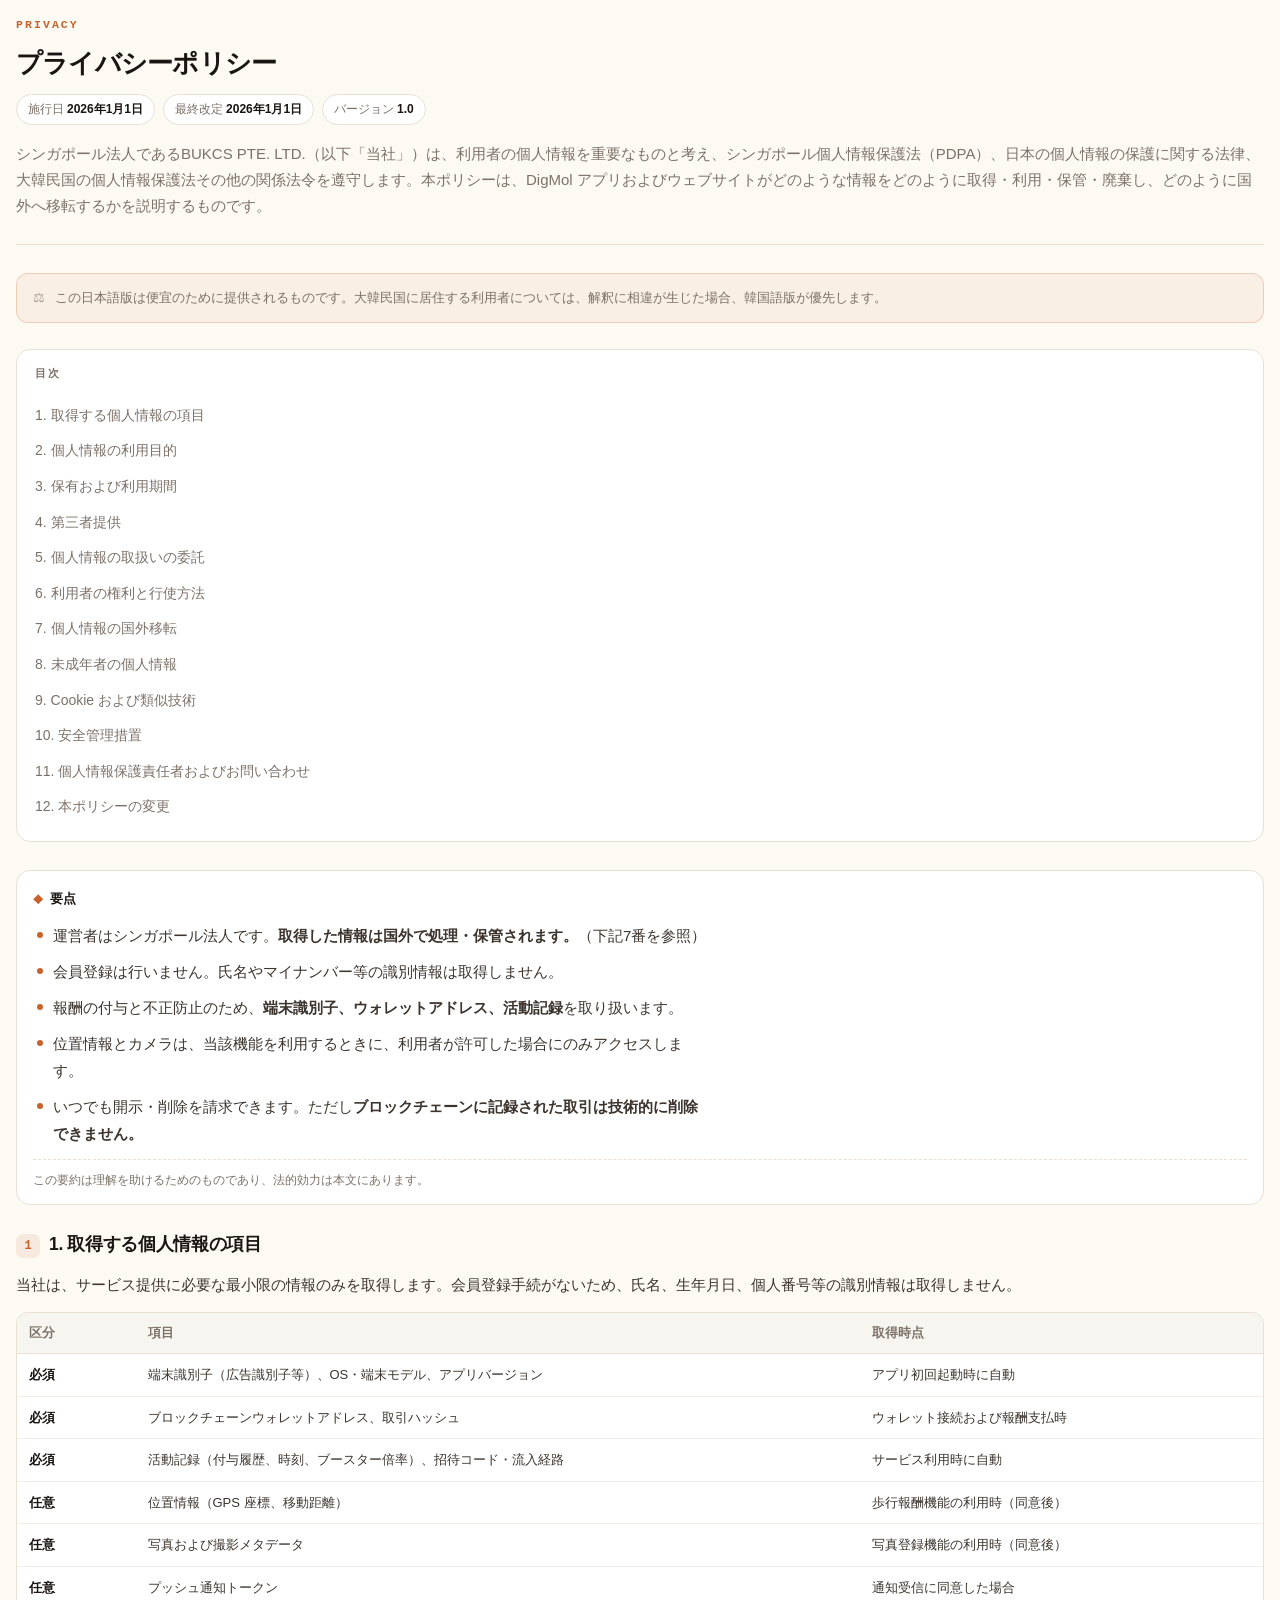
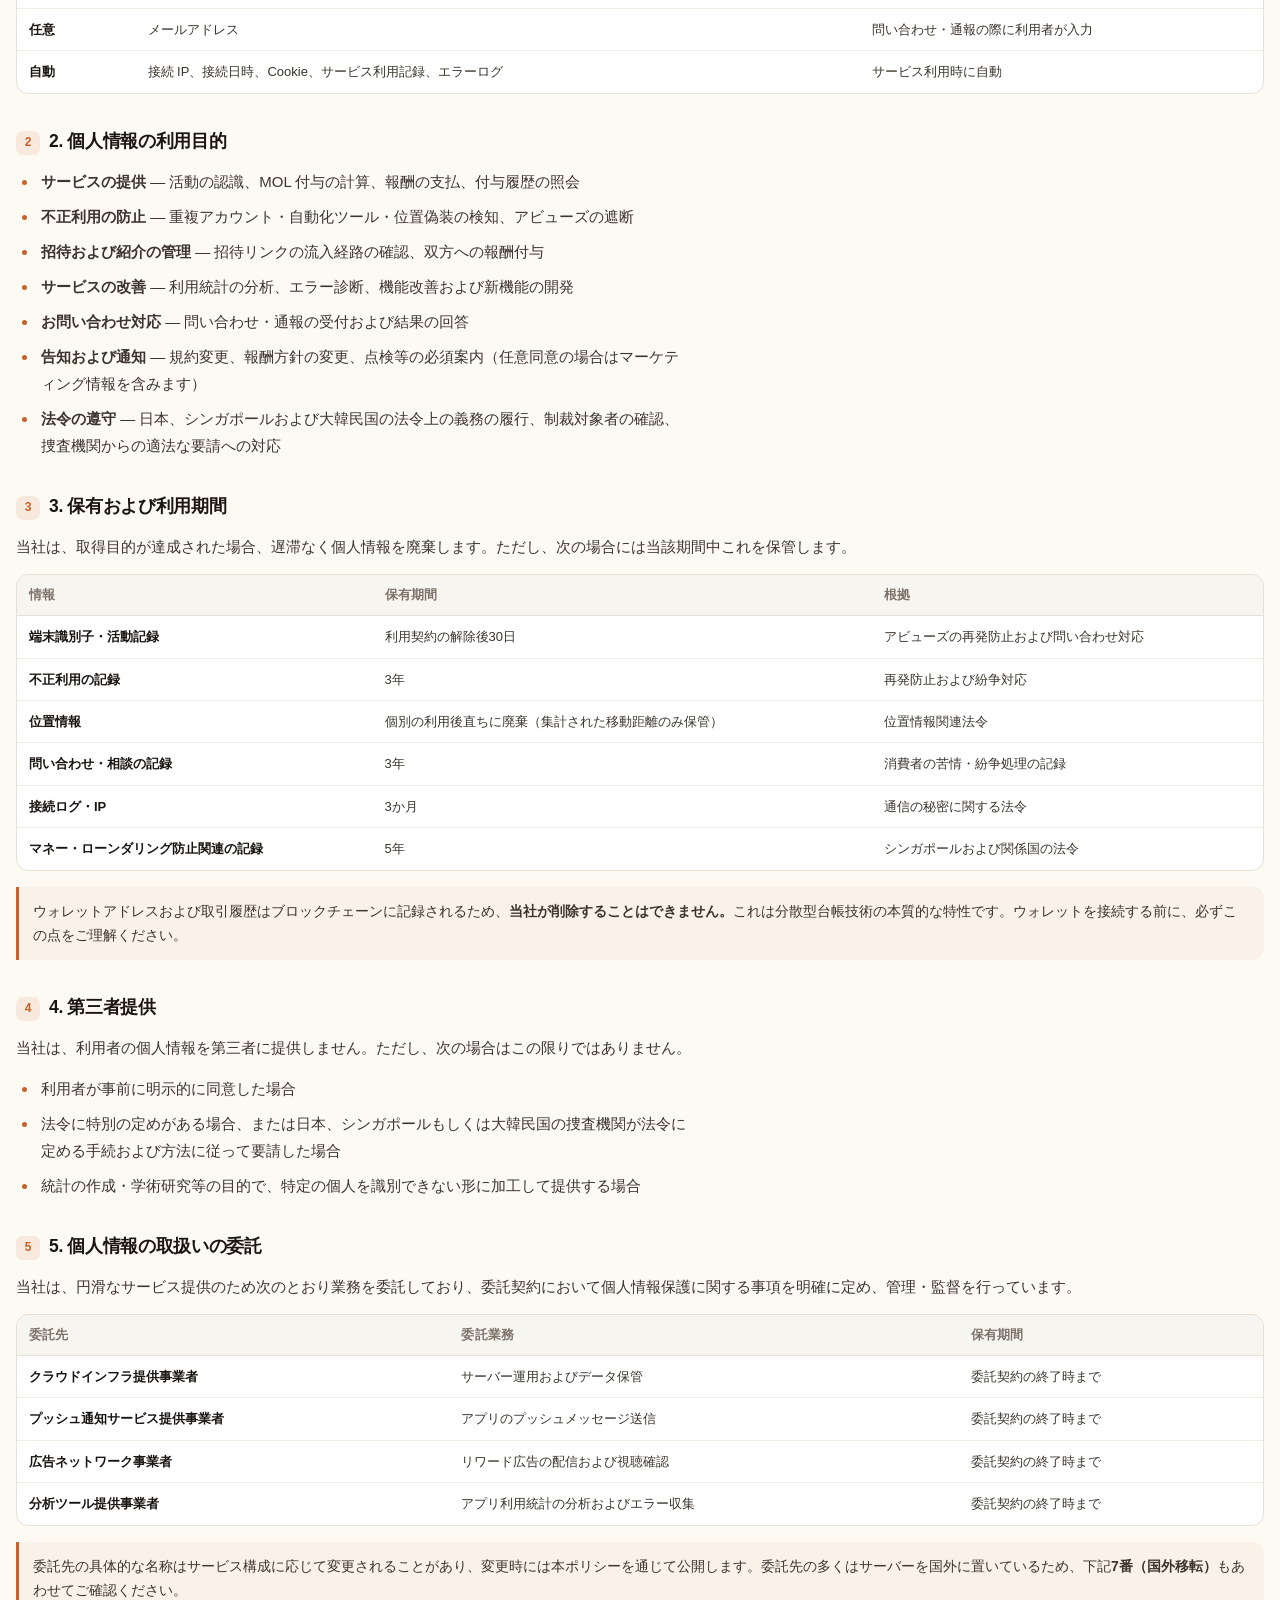
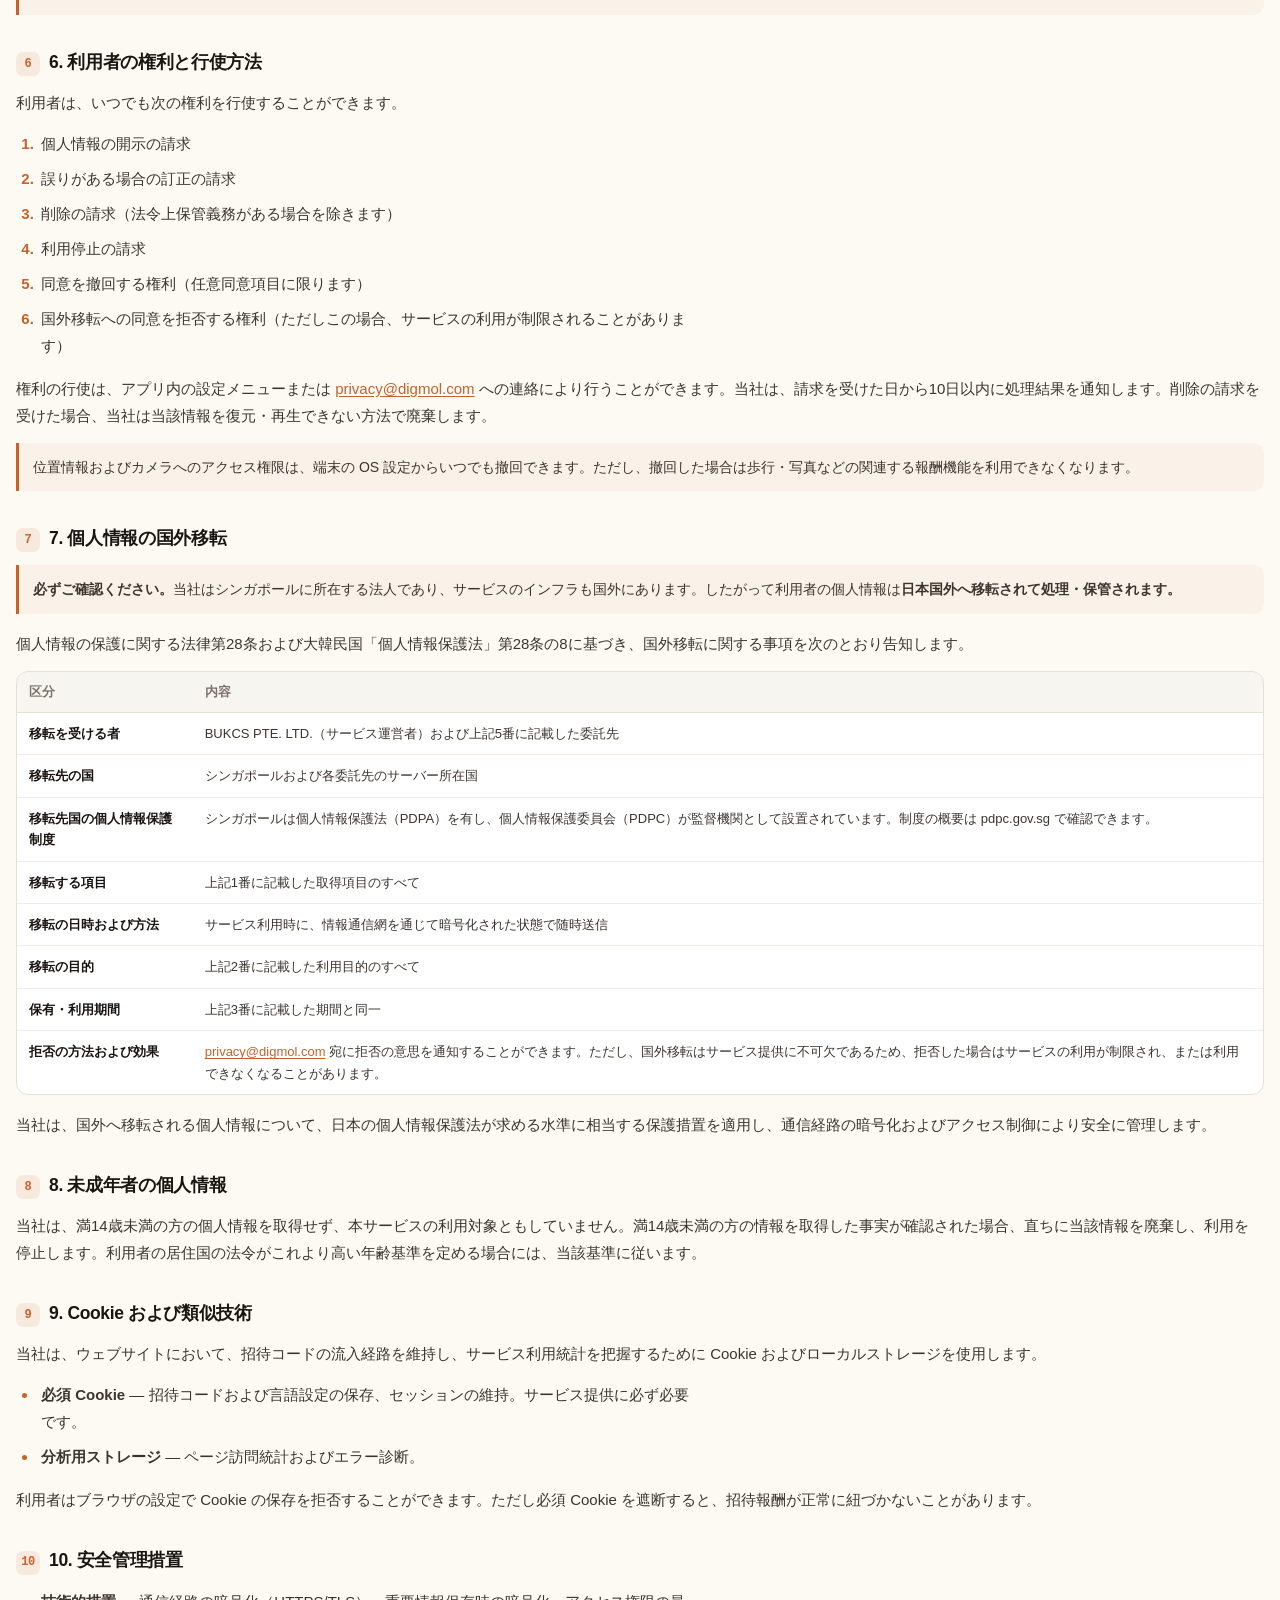
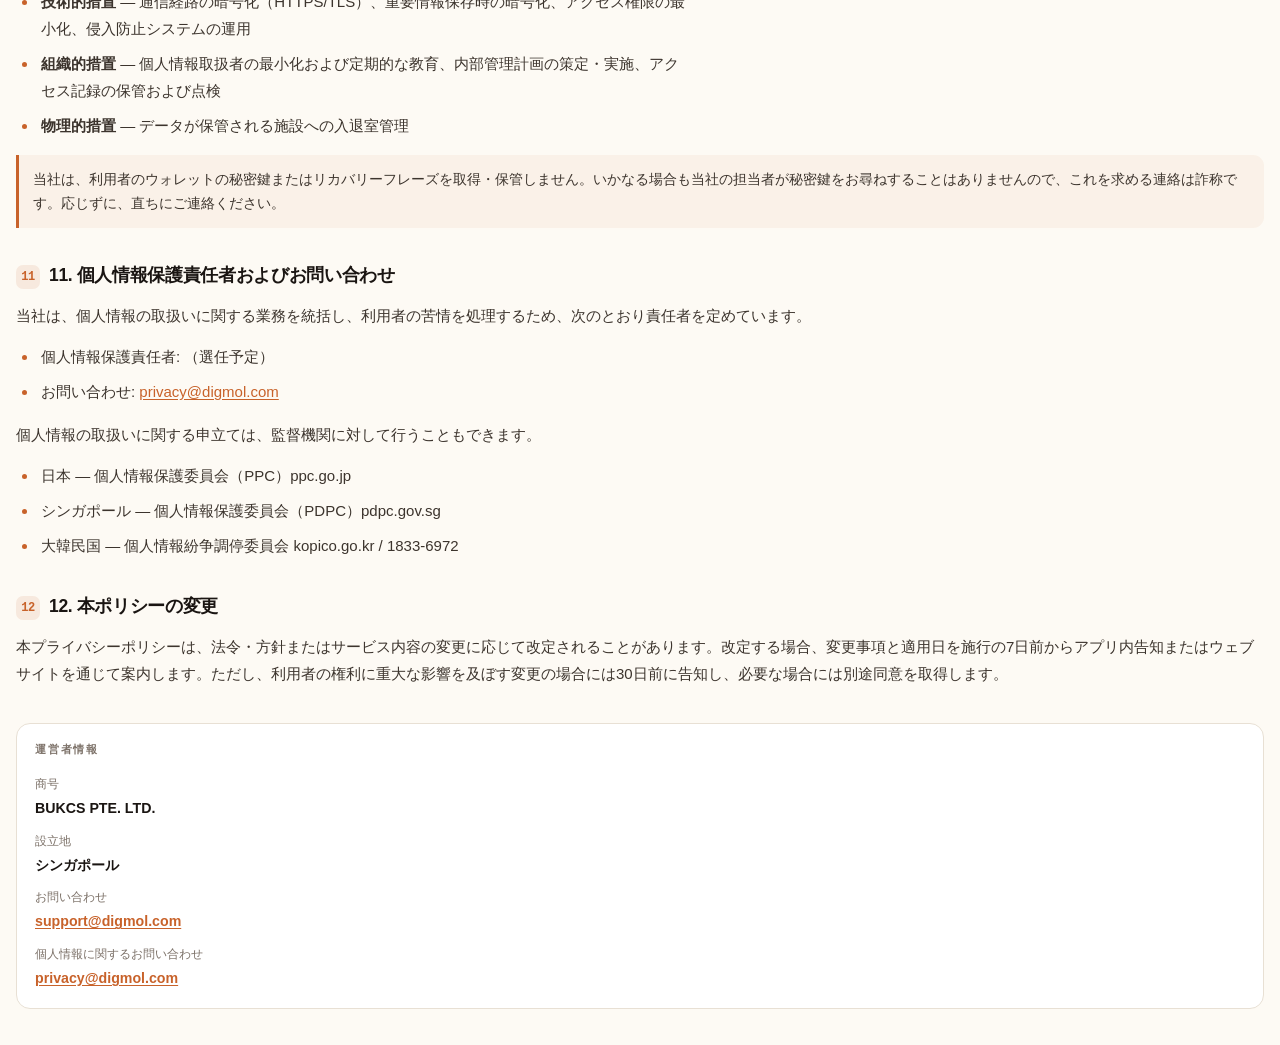
<file: digmol/privacy/privacy_ja.html>
<!DOCTYPE html>
<html lang="ja">
<head>
<meta charset="UTF-8">
<meta name="viewport" content="width=device-width, initial-scale=1, viewport-fit=cover">
<meta name="format-detection" content="telephone=no">
<title>プライバシーポリシー · DigMol</title>
<style>
/* ═══════════════════════════════════════════
   DigMol — 약관 / 개인정보처리방침
   style.css 다음에 로드됩니다. 랜딩의 토큰(--ink, --paper 등)이
   있으면 그걸 쓰고, 없으면 아래 폴백 값으로 떨어집니다.
   ═══════════════════════════════════════════ */

.legal-body {
  --lg-ink:    var(--ink, #1a1512);
  --lg-mute:   var(--mute, #7c7168);
  --lg-paper:  var(--paper, #fdfaf4);
  --lg-line:   var(--line, #e8e0d4);
  --lg-accent: var(--accent, #c8622a);
  --lg-card:   #fff;

  background: var(--lg-paper);
  color: var(--lg-ink);
  -webkit-font-smoothing: antialiased;
}

.legal-body #nav .nav-links a.on {
  color: var(--lg-accent);
  font-weight: 700;
}

/* ─────────── 레이아웃 ─────────── */
.legal-wrap {
  max-width: 1080px;
  margin: 0 auto;
  padding: 108px 22px 80px;
}

.legal-cols {
  display: grid;
  grid-template-columns: 232px minmax(0, 1fr);
  gap: 48px;
  align-items: start;
}

/* ─────────── 헤더 ─────────── */
.legal-head {
  padding-bottom: 34px;
  margin-bottom: 40px;
  border-bottom: 1px solid var(--lg-line);
}

.legal-kicker {
  font-family: 'JetBrains Mono', monospace;
  font-size: 11.5px;
  font-weight: 700;
  letter-spacing: .18em;
  color: var(--lg-accent);
  margin-bottom: 14px;
}

.legal-head h1 {
  font-size: clamp(30px, 5vw, 46px);
  font-weight: 800;
  letter-spacing: -.03em;
  line-height: 1.14;
  margin: 0 0 18px;
}

.legal-meta {
  display: flex;
  flex-wrap: wrap;
  gap: 8px 10px;
  margin-bottom: 22px;
}

.legal-meta span {
  font-size: 12.5px;
  color: var(--lg-mute);
  background: var(--lg-card);
  border: 1px solid var(--lg-line);
  border-radius: 999px;
  padding: 5px 13px;
}

.legal-meta b {
  color: var(--lg-ink);
  font-weight: 600;
  margin-left: 3px;
}

.legal-lead {
  font-size: 16.5px;
  line-height: 1.78;
  color: var(--lg-mute);
  max-width: 74ch;
  margin: 0;
}

/* ─────────── 목차 ─────────── */
.legal-toc {
  position: sticky;
  top: 92px;
}

.toc-t {
  font-family: 'JetBrains Mono', monospace;
  font-size: 11px;
  font-weight: 700;
  letter-spacing: .16em;
  color: var(--lg-mute);
  margin-bottom: 14px;
}

.legal-toc ol {
  list-style: none;
  margin: 0;
  padding: 0;
  counter-reset: toc;
  border-left: 2px solid var(--lg-line);
}

.legal-toc li { counter-increment: toc; }

.legal-toc a {
  display: block;
  padding: 7px 0 7px 15px;
  margin-left: -2px;
  border-left: 2px solid transparent;
  font-size: 13.5px;
  line-height: 1.45;
  color: var(--lg-mute);
  text-decoration: none;
  transition: color .16s, border-color .16s;
}

.legal-toc a:hover { color: var(--lg-ink); }

.legal-toc a.on {
  color: var(--lg-accent);
  border-left-color: var(--lg-accent);
  font-weight: 600;
}

/* ─────────── 본문 ─────────── */
.legal-doc { min-width: 0; }

.legal-s { scroll-margin-top: 92px; margin-bottom: 46px; }

.legal-s h2 {
  display: flex;
  align-items: baseline;
  gap: 11px;
  font-size: 20px;
  font-weight: 750;
  letter-spacing: -.02em;
  line-height: 1.35;
  margin: 0 0 16px;
}

.s-no {
  flex: none;
  font-family: 'JetBrains Mono', monospace;
  font-size: 12px;
  font-weight: 700;
  color: var(--lg-accent);
  background: color-mix(in srgb, var(--lg-accent) 11%, transparent);
  border-radius: 7px;
  min-width: 24px;
  height: 24px;
  display: grid;
  place-items: center;
  transform: translateY(-1px);
}

.legal-doc p {
  font-size: 15.2px;
  line-height: 1.85;
  color: #3c342d;
  margin: 0 0 14px;
  max-width: 76ch;
}

.legal-doc ul,
.legal-doc ol {
  margin: 0 0 16px;
  padding-left: 22px;
  max-width: 76ch;
}

.legal-doc li {
  font-size: 15.2px;
  line-height: 1.82;
  color: #3c342d;
  margin-bottom: 8px;
  padding-left: 3px;
}

.legal-doc li::marker { color: var(--lg-accent); font-weight: 600; }

.legal-doc a { color: var(--lg-accent); text-decoration: underline; text-underline-offset: 2px; }

/* ─────────── 요약 박스 ─────────── */
.legal-tldr {
  background: var(--lg-card);
  border: 1px solid var(--lg-line);
  border-radius: 16px;
  padding: 22px 24px 18px;
  margin-bottom: 42px;
}

.tldr-t {
  font-size: 13px;
  font-weight: 750;
  letter-spacing: -.01em;
  margin-bottom: 12px;
  color: var(--lg-ink);
}

.tldr-t::before { content: '◆'; color: var(--lg-accent); margin-right: 7px; font-size: 10px; }

.legal-tldr ul { list-style: none; padding: 0; margin: 0 0 12px; }

.legal-tldr li {
  position: relative;
  padding-left: 20px;
  font-size: 14.4px;
  line-height: 1.72;
  margin-bottom: 9px;
}

.legal-tldr li::before {
  content: '';
  position: absolute;
  left: 4px; top: 10px;
  width: 6px; height: 6px;
  border-radius: 50%;
  background: var(--lg-accent);
}

.tldr-note {
  font-size: 12.2px;
  color: var(--lg-mute);
  padding-top: 11px;
  border-top: 1px dashed var(--lg-line);
}

/* ─────────── 강조 노트 ─────────── */
.legal-note {
  background: color-mix(in srgb, var(--lg-accent) 6%, transparent);
  border-left: 3px solid var(--lg-accent);
  border-radius: 0 11px 11px 0;
  padding: 14px 18px;
  font-size: 14.4px;
  line-height: 1.75;
  color: #3c342d;
  margin: 0 0 16px;
  max-width: 76ch;
}

/* ─────────── 표 ─────────── */
.legal-table-x {
  overflow-x: auto;
  margin: 0 0 18px;
  border: 1px solid var(--lg-line);
  border-radius: 13px;
  background: var(--lg-card);
  -webkit-overflow-scrolling: touch;
}

.legal-table {
  width: 100%;
  border-collapse: collapse;
  font-size: 14px;
  min-width: 480px;
}

.legal-table th {
  text-align: left;
  font-weight: 700;
  font-size: 12.5px;
  letter-spacing: .01em;
  color: var(--lg-mute);
  padding: 12px 16px;
  background: color-mix(in srgb, var(--lg-line) 34%, transparent);
  border-bottom: 1px solid var(--lg-line);
  white-space: nowrap;
}

.legal-table td {
  padding: 13px 16px;
  line-height: 1.65;
  color: #3c342d;
  border-bottom: 1px solid color-mix(in srgb, var(--lg-line) 62%, transparent);
  vertical-align: top;
}

.legal-table tr:last-child td { border-bottom: none; }
.legal-table td:first-child { font-weight: 600; white-space: nowrap; color: var(--lg-ink); }

/* ─────────── 사업자 정보 ─────────── */
.legal-contact {
  background: var(--lg-card);
  border: 1px solid var(--lg-line);
  border-radius: 16px;
  padding: 24px;
  margin-top: 52px;
}

.lc-t {
  font-family: 'JetBrains Mono', monospace;
  font-size: 11px;
  font-weight: 700;
  letter-spacing: .16em;
  color: var(--lg-mute);
  margin-bottom: 16px;
}

.lc-grid {
  display: grid;
  grid-template-columns: repeat(auto-fit, minmax(210px, 1fr));
  gap: 14px 26px;
}

.lc-grid > div { display: flex; flex-direction: column; gap: 3px; }
.lc-grid span { font-size: 11.8px; color: var(--lg-mute); }
.lc-grid b { font-size: 14.2px; font-weight: 600; word-break: break-all; }

/* ─────────── 반응형 ─────────── */
@media (max-width: 900px) {
  .legal-cols { grid-template-columns: 1fr; gap: 30px; }

  .legal-toc {
    position: static;
    background: var(--lg-card);
    border: 1px solid var(--lg-line);
    border-radius: 14px;
    padding: 18px 20px;
  }

  .legal-toc ol {
    border-left: none;
    columns: 2;
    column-gap: 22px;
  }

  .legal-toc a {
    padding: 5px 0;
    margin-left: 0;
    border-left: none;
    break-inside: avoid;
  }

  .legal-toc a.on { border-left: none; }
}

@media (max-width: 560px) {
  .legal-wrap { padding: 92px 17px 64px; }
  .legal-toc ol { columns: 1; }
  .legal-doc p, .legal-doc li { font-size: 14.8px; }
  .legal-s h2 { font-size: 18px; }
  .legal-contact { padding: 20px; }
}



.legal-xlate {
  display: flex;
  gap: 10px;
  align-items: flex-start;
  background: color-mix(in srgb, var(--lg-accent, #c8622a) 7%, transparent);
  border: 1px solid color-mix(in srgb, var(--lg-accent, #c8622a) 24%, transparent);
  border-radius: 12px;
  padding: 13px 16px;
  margin: 0 0 26px;
  font-size: 13.4px;
  line-height: 1.7;
  color: var(--lg-mute, #7c7168);
}
.legal-xlate b { color: var(--lg-ink, #1a1512); font-weight: 650; }
.legal-xlate::before { content: '⚖'; flex: none; opacity: .65; }


/* ── Mobile WebView overrides ── */
*, *::before, *::after { box-sizing: border-box; }
html, body {
  margin: 0;
  padding: 0;
  background: #fdfaf4;
  color: #1a1512;
  -webkit-text-size-adjust: 100%;
  text-size-adjust: 100%;
  overflow-x: hidden;
}
body {
  font-family: -apple-system, BlinkMacSystemFont, 'Segoe UI', 'Pretendard',
    'Noto Sans KR', 'Noto Sans JP', 'Noto Sans SC', 'Hiragino Sans',
    'Apple SD Gothic Neo', sans-serif;
  line-height: 1.6;
  padding: env(safe-area-inset-top, 0) env(safe-area-inset-right, 0)
           env(safe-area-inset-bottom, 0) env(safe-area-inset-left, 0);
}
.legal-body {
  --lg-ink: #1a1512;
  --lg-mute: #7c7168;
  --lg-paper: #fdfaf4;
  --lg-line: #e8e0d4;
  --lg-accent: #c8622a;
  --lg-card: #fff;
  background: var(--lg-paper);
  color: var(--lg-ink);
  -webkit-font-smoothing: antialiased;
}
.legal-wrap {
  max-width: 100% !important;
  margin: 0 auto;
  padding: 16px 16px 48px !important;
}
.legal-cols {
  display: block !important;
}
.legal-toc {
  position: static !important;
  background: var(--lg-card);
  border: 1px solid var(--lg-line);
  border-radius: 14px;
  padding: 16px 18px;
  margin-bottom: 28px;
  top: auto;
}
.legal-toc ol {
  border-left: none !important;
  columns: 1 !important;
  list-style: none;
  margin: 0;
  padding: 0;
  counter-reset: toc;
}
.legal-toc a {
  padding: 8px 0 !important;
  margin-left: 0 !important;
  border-left: none !important;
  font-size: 14px;
  line-height: 1.4;
}
.legal-toc a.on {
  border-left: none !important;
  color: var(--lg-accent);
  font-weight: 600;
}
.legal-s { scroll-margin-top: 12px; margin-bottom: 36px; }
.legal-head { padding-bottom: 24px; margin-bottom: 28px; }
.legal-head h1 {
  font-size: 26px !important;
  font-weight: 800;
  letter-spacing: -0.03em;
  line-height: 1.2;
  margin: 0 0 14px;
}
.legal-lead { font-size: 15px; line-height: 1.75; max-width: none; }
.legal-meta { gap: 6px 8px; margin-bottom: 16px; }
.legal-meta span { font-size: 12px; padding: 5px 11px; }
.legal-doc p,
.legal-doc li { font-size: 15px !important; line-height: 1.8; max-width: none; }
.legal-s h2 { font-size: 17.5px !important; gap: 9px; margin: 0 0 12px; }
.legal-table {
  min-width: 520px;
  width: 100%;
  font-size: 13px;
}
.legal-table th,
.legal-table td {
  padding: 10px 12px;
  word-break: break-word;
}
.legal-table td:first-child {
  white-space: normal;
  min-width: 72px;
}
.legal-table-x {
  margin: 0 0 16px;
  border-radius: 12px;
  -webkit-overflow-scrolling: touch;
}
.legal-tldr { padding: 18px 16px 14px; margin-bottom: 28px; border-radius: 14px; }
.legal-tldr li { font-size: 14px; }
.legal-note { font-size: 14px; padding: 12px 14px; max-width: none; }
.legal-contact { padding: 18px; margin-top: 36px; border-radius: 14px; }
.lc-grid {
  grid-template-columns: 1fr !important;
  gap: 12px;
}
a { -webkit-tap-highlight-color: rgba(200, 98, 42, 0.15); }

</style>
</head>
<body class="legal-body">
<main class="legal-wrap">
<header class="legal-head">
    <div class="legal-kicker">PRIVACY</div>
    <h1>プライバシーポリシー</h1>
    <div class="legal-meta">
      <span>施行日<b>2026年1月1日</b></span>
      <span>最終改定<b>2026年1月1日</b></span>
      <span>バージョン<b>1.0</b></span>
    </div>
    <p class="legal-lead">シンガポール法人であるBUKCS PTE. LTD.（以下「当社」）は、利用者の個人情報を重要なものと考え、シンガポール個人情報保護法（PDPA）、日本の個人情報の保護に関する法律、大韓民国の個人情報保護法その他の関係法令を遵守します。本ポリシーは、DigMol アプリおよびウェブサイトがどのような情報をどのように取得・利用・保管・廃棄し、どのように国外へ移転するかを説明するものです。</p>
  </header>

  
  
    <div class="legal-xlate"><div>この日本語版は便宜のために提供されるものです。大韓民国に居住する利用者については、解釈に相違が生じた場合、韓国語版が優先します。</div></div>
  

  
  

  <div class="legal-cols">

    <aside class="legal-toc">
      <div class="toc-t">目次</div>
      <ol>
        
          <li><a href="#s1">1. 取得する個人情報の項目</a></li>
        
          <li><a href="#s2">2. 個人情報の利用目的</a></li>
        
          <li><a href="#s3">3. 保有および利用期間</a></li>
        
          <li><a href="#s4">4. 第三者提供</a></li>
        
          <li><a href="#s5">5. 個人情報の取扱いの委託</a></li>
        
          <li><a href="#s6">6. 利用者の権利と行使方法</a></li>
        
          <li><a href="#s7">7. 個人情報の国外移転</a></li>
        
          <li><a href="#s8">8. 未成年者の個人情報</a></li>
        
          <li><a href="#s9">9. Cookie および類似技術</a></li>
        
          <li><a href="#s10">10. 安全管理措置</a></li>
        
          <li><a href="#s11">11. 個人情報保護責任者およびお問い合わせ</a></li>
        
          <li><a href="#s12">12. 本ポリシーの変更</a></li>
        
      </ol>
    </aside>

    <article class="legal-doc">

      
        <div class="legal-tldr">
          <div class="tldr-t">要点</div>
          <ul>
            <li>運営者はシンガポール法人です。<b>取得した情報は国外で処理・保管されます。</b>（下記7番を参照）</li><li>会員登録は行いません。氏名やマイナンバー等の識別情報は取得しません。</li><li>報酬の付与と不正防止のため、<b>端末識別子、ウォレットアドレス、活動記録</b>を取り扱います。</li><li>位置情報とカメラは、当該機能を利用するときに、利用者が許可した場合にのみアクセスします。</li><li>いつでも開示・削除を請求できます。ただし<b>ブロックチェーンに記録された取引は技術的に削除できません。</b></li>
          </ul>
          <div class="tldr-note">この要約は理解を助けるためのものであり、法的効力は本文にあります。</div>
        </div>
      

      
        <section class="legal-s" id="s1">
          <h2><span class="s-no">1</span>1. 取得する個人情報の項目</h2>

          
            
              <p>当社は、サービス提供に必要な最小限の情報のみを取得します。会員登録手続がないため、氏名、生年月日、個人番号等の識別情報は取得しません。</p>

            
          
            
              <div class="legal-table-x">
                <table class="legal-table">
                  <thead><tr>
                    <th>区分</th><th>項目</th><th>取得時点</th>
                  </tr></thead>
                  <tbody>
                    
                      <tr><td>必須</td><td>端末識別子（広告識別子等）、OS・端末モデル、アプリバージョン</td><td>アプリ初回起動時に自動</td></tr>
                    
                      <tr><td>必須</td><td>ブロックチェーンウォレットアドレス、取引ハッシュ</td><td>ウォレット接続および報酬支払時</td></tr>
                    
                      <tr><td>必須</td><td>活動記録（付与履歴、時刻、ブースター倍率）、招待コード・流入経路</td><td>サービス利用時に自動</td></tr>
                    
                      <tr><td>任意</td><td>位置情報（GPS 座標、移動距離）</td><td>歩行報酬機能の利用時（同意後）</td></tr>
                    
                      <tr><td>任意</td><td>写真および撮影メタデータ</td><td>写真登録機能の利用時（同意後）</td></tr>
                    
                      <tr><td>任意</td><td>プッシュ通知トークン</td><td>通知受信に同意した場合</td></tr>
                    
                      <tr><td>任意</td><td>メールアドレス</td><td>問い合わせ・通報の際に利用者が入力</td></tr>
                    
                      <tr><td>自動</td><td>接続 IP、接続日時、Cookie、サービス利用記録、エラーログ</td><td>サービス利用時に自動</td></tr>
                    
                  </tbody>
                </table>
              </div>
            
          
        </section>
      
        <section class="legal-s" id="s2">
          <h2><span class="s-no">2</span>2. 個人情報の利用目的</h2>

          
            
              <ul><li><b>サービスの提供</b> — 活動の認識、MOL 付与の計算、報酬の支払、付与履歴の照会</li><li><b>不正利用の防止</b> — 重複アカウント・自動化ツール・位置偽装の検知、アビューズの遮断</li><li><b>招待および紹介の管理</b> — 招待リンクの流入経路の確認、双方への報酬付与</li><li><b>サービスの改善</b> — 利用統計の分析、エラー診断、機能改善および新機能の開発</li><li><b>お問い合わせ対応</b> — 問い合わせ・通報の受付および結果の回答</li><li><b>告知および通知</b> — 規約変更、報酬方針の変更、点検等の必須案内（任意同意の場合はマーケティング情報を含みます）</li><li><b>法令の遵守</b> — 日本、シンガポールおよび大韓民国の法令上の義務の履行、制裁対象者の確認、捜査機関からの適法な要請への対応</li></ul>

            
          
        </section>
      
        <section class="legal-s" id="s3">
          <h2><span class="s-no">3</span>3. 保有および利用期間</h2>

          
            
              <p>当社は、取得目的が達成された場合、遅滞なく個人情報を廃棄します。ただし、次の場合には当該期間中これを保管します。</p>

            
          
            
              <div class="legal-table-x">
                <table class="legal-table">
                  <thead><tr>
                    <th>情報</th><th>保有期間</th><th>根拠</th>
                  </tr></thead>
                  <tbody>
                    
                      <tr><td>端末識別子・活動記録</td><td>利用契約の解除後30日</td><td>アビューズの再発防止および問い合わせ対応</td></tr>
                    
                      <tr><td>不正利用の記録</td><td>3年</td><td>再発防止および紛争対応</td></tr>
                    
                      <tr><td>位置情報</td><td>個別の利用後直ちに廃棄（集計された移動距離のみ保管）</td><td>位置情報関連法令</td></tr>
                    
                      <tr><td>問い合わせ・相談の記録</td><td>3年</td><td>消費者の苦情・紛争処理の記録</td></tr>
                    
                      <tr><td>接続ログ・IP</td><td>3か月</td><td>通信の秘密に関する法令</td></tr>
                    
                      <tr><td>マネー・ローンダリング防止関連の記録</td><td>5年</td><td>シンガポールおよび関係国の法令</td></tr>
                    
                  </tbody>
                </table>
              </div>
            
          
            
              <div class="legal-note">ウォレットアドレスおよび取引履歴はブロックチェーンに記録されるため、<b>当社が削除することはできません。</b>これは分散型台帳技術の本質的な特性です。ウォレットを接続する前に、必ずこの点をご理解ください。</div>

            
          
        </section>
      
        <section class="legal-s" id="s4">
          <h2><span class="s-no">4</span>4. 第三者提供</h2>

          
            
              <p>当社は、利用者の個人情報を第三者に提供しません。ただし、次の場合はこの限りではありません。</p>

            
          
            
              <ul><li>利用者が事前に明示的に同意した場合</li><li>法令に特別の定めがある場合、または日本、シンガポールもしくは大韓民国の捜査機関が法令に定める手続および方法に従って要請した場合</li><li>統計の作成・学術研究等の目的で、特定の個人を識別できない形に加工して提供する場合</li></ul>

            
          
        </section>
      
        <section class="legal-s" id="s5">
          <h2><span class="s-no">5</span>5. 個人情報の取扱いの委託</h2>

          
            
              <p>当社は、円滑なサービス提供のため次のとおり業務を委託しており、委託契約において個人情報保護に関する事項を明確に定め、管理・監督を行っています。</p>

            
          
            
              <div class="legal-table-x">
                <table class="legal-table">
                  <thead><tr>
                    <th>委託先</th><th>委託業務</th><th>保有期間</th>
                  </tr></thead>
                  <tbody>
                    
                      <tr><td>クラウドインフラ提供事業者</td><td>サーバー運用およびデータ保管</td><td>委託契約の終了時まで</td></tr>
                    
                      <tr><td>プッシュ通知サービス提供事業者</td><td>アプリのプッシュメッセージ送信</td><td>委託契約の終了時まで</td></tr>
                    
                      <tr><td>広告ネットワーク事業者</td><td>リワード広告の配信および視聴確認</td><td>委託契約の終了時まで</td></tr>
                    
                      <tr><td>分析ツール提供事業者</td><td>アプリ利用統計の分析およびエラー収集</td><td>委託契約の終了時まで</td></tr>
                    
                  </tbody>
                </table>
              </div>
            
          
            
              <div class="legal-note">委託先の具体的な名称はサービス構成に応じて変更されることがあり、変更時には本ポリシーを通じて公開します。委託先の多くはサーバーを国外に置いているため、下記<b>7番（国外移転）</b>もあわせてご確認ください。</div>

            
          
        </section>
      
        <section class="legal-s" id="s6">
          <h2><span class="s-no">6</span>6. 利用者の権利と行使方法</h2>

          
            
              <p>利用者は、いつでも次の権利を行使することができます。</p>

            
          
            
              <ol><li>個人情報の開示の請求</li><li>誤りがある場合の訂正の請求</li><li>削除の請求（法令上保管義務がある場合を除きます）</li><li>利用停止の請求</li><li>同意を撤回する権利（任意同意項目に限ります）</li><li>国外移転への同意を拒否する権利（ただしこの場合、サービスの利用が制限されることがあります）</li></ol>

            
          
            
              <p>権利の行使は、アプリ内の設定メニューまたは <a href="mailto:privacy@digmol.com">privacy@digmol.com</a> への連絡により行うことができます。当社は、請求を受けた日から10日以内に処理結果を通知します。削除の請求を受けた場合、当社は当該情報を復元・再生できない方法で廃棄します。</p>

            
          
            
              <div class="legal-note">位置情報およびカメラへのアクセス権限は、端末の OS 設定からいつでも撤回できます。ただし、撤回した場合は歩行・写真などの関連する報酬機能を利用できなくなります。</div>

            
          
        </section>
      
        <section class="legal-s" id="s7">
          <h2><span class="s-no">7</span>7. 個人情報の国外移転</h2>

          
            
              <div class="legal-note"><b>必ずご確認ください。</b>当社はシンガポールに所在する法人であり、サービスのインフラも国外にあります。したがって利用者の個人情報は<b>日本国外へ移転されて処理・保管されます。</b></div>

            
          
            
              <p>個人情報の保護に関する法律第28条および大韓民国「個人情報保護法」第28条の8に基づき、国外移転に関する事項を次のとおり告知します。</p>

            
          
            
              <div class="legal-table-x">
                <table class="legal-table">
                  <thead><tr>
                    <th>区分</th><th>内容</th>
                  </tr></thead>
                  <tbody>
                    
                      <tr><td>移転を受ける者</td><td>BUKCS PTE. LTD.（サービス運営者）および上記5番に記載した委託先</td></tr>
                    
                      <tr><td>移転先の国</td><td>シンガポールおよび各委託先のサーバー所在国</td></tr>
                    
                      <tr><td>移転先国の個人情報保護制度</td><td>シンガポールは個人情報保護法（PDPA）を有し、個人情報保護委員会（PDPC）が監督機関として設置されています。制度の概要は pdpc.gov.sg で確認できます。</td></tr>
                    
                      <tr><td>移転する項目</td><td>上記1番に記載した取得項目のすべて</td></tr>
                    
                      <tr><td>移転の日時および方法</td><td>サービス利用時に、情報通信網を通じて暗号化された状態で随時送信</td></tr>
                    
                      <tr><td>移転の目的</td><td>上記2番に記載した利用目的のすべて</td></tr>
                    
                      <tr><td>保有・利用期間</td><td>上記3番に記載した期間と同一</td></tr>
                    
                      <tr><td>拒否の方法および効果</td><td><a href="mailto:privacy@digmol.com">privacy@digmol.com</a> 宛に拒否の意思を通知することができます。ただし、国外移転はサービス提供に不可欠であるため、拒否した場合はサービスの利用が制限され、または利用できなくなることがあります。</td></tr>
                    
                  </tbody>
                </table>
              </div>
            
          
            
              <p>当社は、国外へ移転される個人情報について、日本の個人情報保護法が求める水準に相当する保護措置を適用し、通信経路の暗号化およびアクセス制御により安全に管理します。</p>

            
          
        </section>
      
        <section class="legal-s" id="s8">
          <h2><span class="s-no">8</span>8. 未成年者の個人情報</h2>

          
            
              <p>当社は、満14歳未満の方の個人情報を取得せず、本サービスの利用対象ともしていません。満14歳未満の方の情報を取得した事実が確認された場合、直ちに当該情報を廃棄し、利用を停止します。利用者の居住国の法令がこれより高い年齢基準を定める場合には、当該基準に従います。</p>

            
          
        </section>
      
        <section class="legal-s" id="s9">
          <h2><span class="s-no">9</span>9. Cookie および類似技術</h2>

          
            
              <p>当社は、ウェブサイトにおいて、招待コードの流入経路を維持し、サービス利用統計を把握するために Cookie およびローカルストレージを使用します。</p>

            
          
            
              <ul><li><b>必須 Cookie</b> — 招待コードおよび言語設定の保存、セッションの維持。サービス提供に必ず必要です。</li><li><b>分析用ストレージ</b> — ページ訪問統計およびエラー診断。</li></ul>

            
          
            
              <p>利用者はブラウザの設定で Cookie の保存を拒否することができます。ただし必須 Cookie を遮断すると、招待報酬が正常に紐づかないことがあります。</p>

            
          
        </section>
      
        <section class="legal-s" id="s10">
          <h2><span class="s-no">10</span>10. 安全管理措置</h2>

          
            
              <ul><li><b>技術的措置</b> — 通信経路の暗号化（HTTPS/TLS）、重要情報保存時の暗号化、アクセス権限の最小化、侵入防止システムの運用</li><li><b>組織的措置</b> — 個人情報取扱者の最小化および定期的な教育、内部管理計画の策定・実施、アクセス記録の保管および点検</li><li><b>物理的措置</b> — データが保管される施設への入退室管理</li></ul>

            
          
            
              <div class="legal-note">当社は、利用者のウォレットの秘密鍵またはリカバリーフレーズを取得・保管しません。いかなる場合も当社の担当者が秘密鍵をお尋ねすることはありませんので、これを求める連絡は詐称です。応じずに、直ちにご連絡ください。</div>

            
          
        </section>
      
        <section class="legal-s" id="s11">
          <h2><span class="s-no">11</span>11. 個人情報保護責任者およびお問い合わせ</h2>

          
            
              <p>当社は、個人情報の取扱いに関する業務を統括し、利用者の苦情を処理するため、次のとおり責任者を定めています。</p>

            
          
            
              <ul><li>個人情報保護責任者: （選任予定）</li><li>お問い合わせ: <a href="mailto:privacy@digmol.com">privacy@digmol.com</a></li></ul>

            
          
            
              <p>個人情報の取扱いに関する申立ては、監督機関に対して行うこともできます。</p>

            
          
            
              <ul><li>日本 — 個人情報保護委員会（PPC）ppc.go.jp</li><li>シンガポール — 個人情報保護委員会（PDPC）pdpc.gov.sg</li><li>大韓民国 — 個人情報紛争調停委員会 kopico.go.kr / 1833-6972</li></ul>

            
          
        </section>
      
        <section class="legal-s" id="s12">
          <h2><span class="s-no">12</span>12. 本ポリシーの変更</h2>

          
            
              <p>本プライバシーポリシーは、法令・方針またはサービス内容の変更に応じて改定されることがあります。改定する場合、変更事項と適用日を施行の7日前からアプリ内告知またはウェブサイトを通じて案内します。ただし、利用者の権利に重大な影響を及ぼす変更の場合には30日前に告知し、必要な場合には別途同意を取得します。</p>

            
          
        </section>
      

      <div class="legal-contact">
        <div class="lc-t">運営者情報</div>
        <div class="lc-grid">
          <div><span>商号</span><b>BUKCS PTE. LTD.</b></div>
          
          
          
          <div><span>設立地</span><b>シンガポール</b></div>
          <div><span>お問い合わせ</span><b><a href="mailto:support@digmol.com">support@digmol.com</a></b></div>
          <div><span>個人情報に関するお問い合わせ</span><b><a href="mailto:privacy@digmol.com">privacy@digmol.com</a></b></div>
        </div>
      </div>

</article>
  </div>
</main>
</body>
</html>
</file>
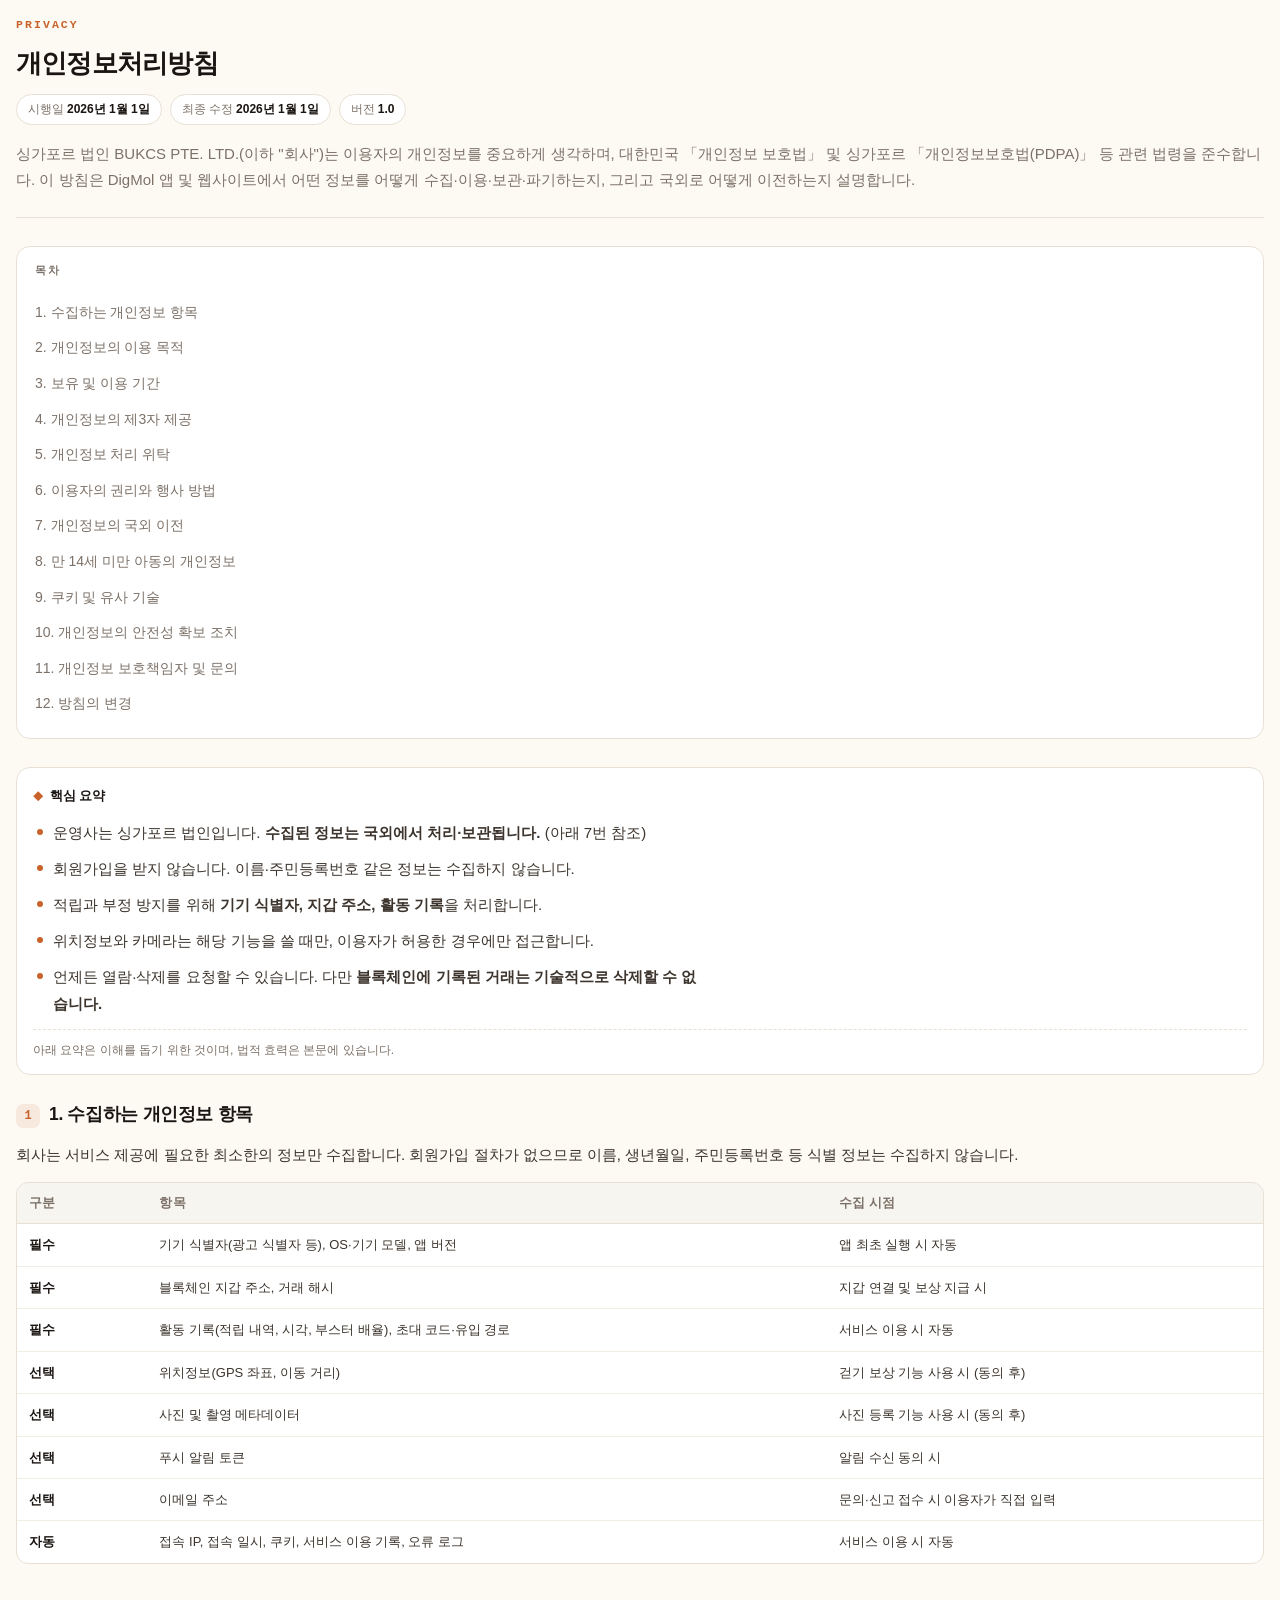
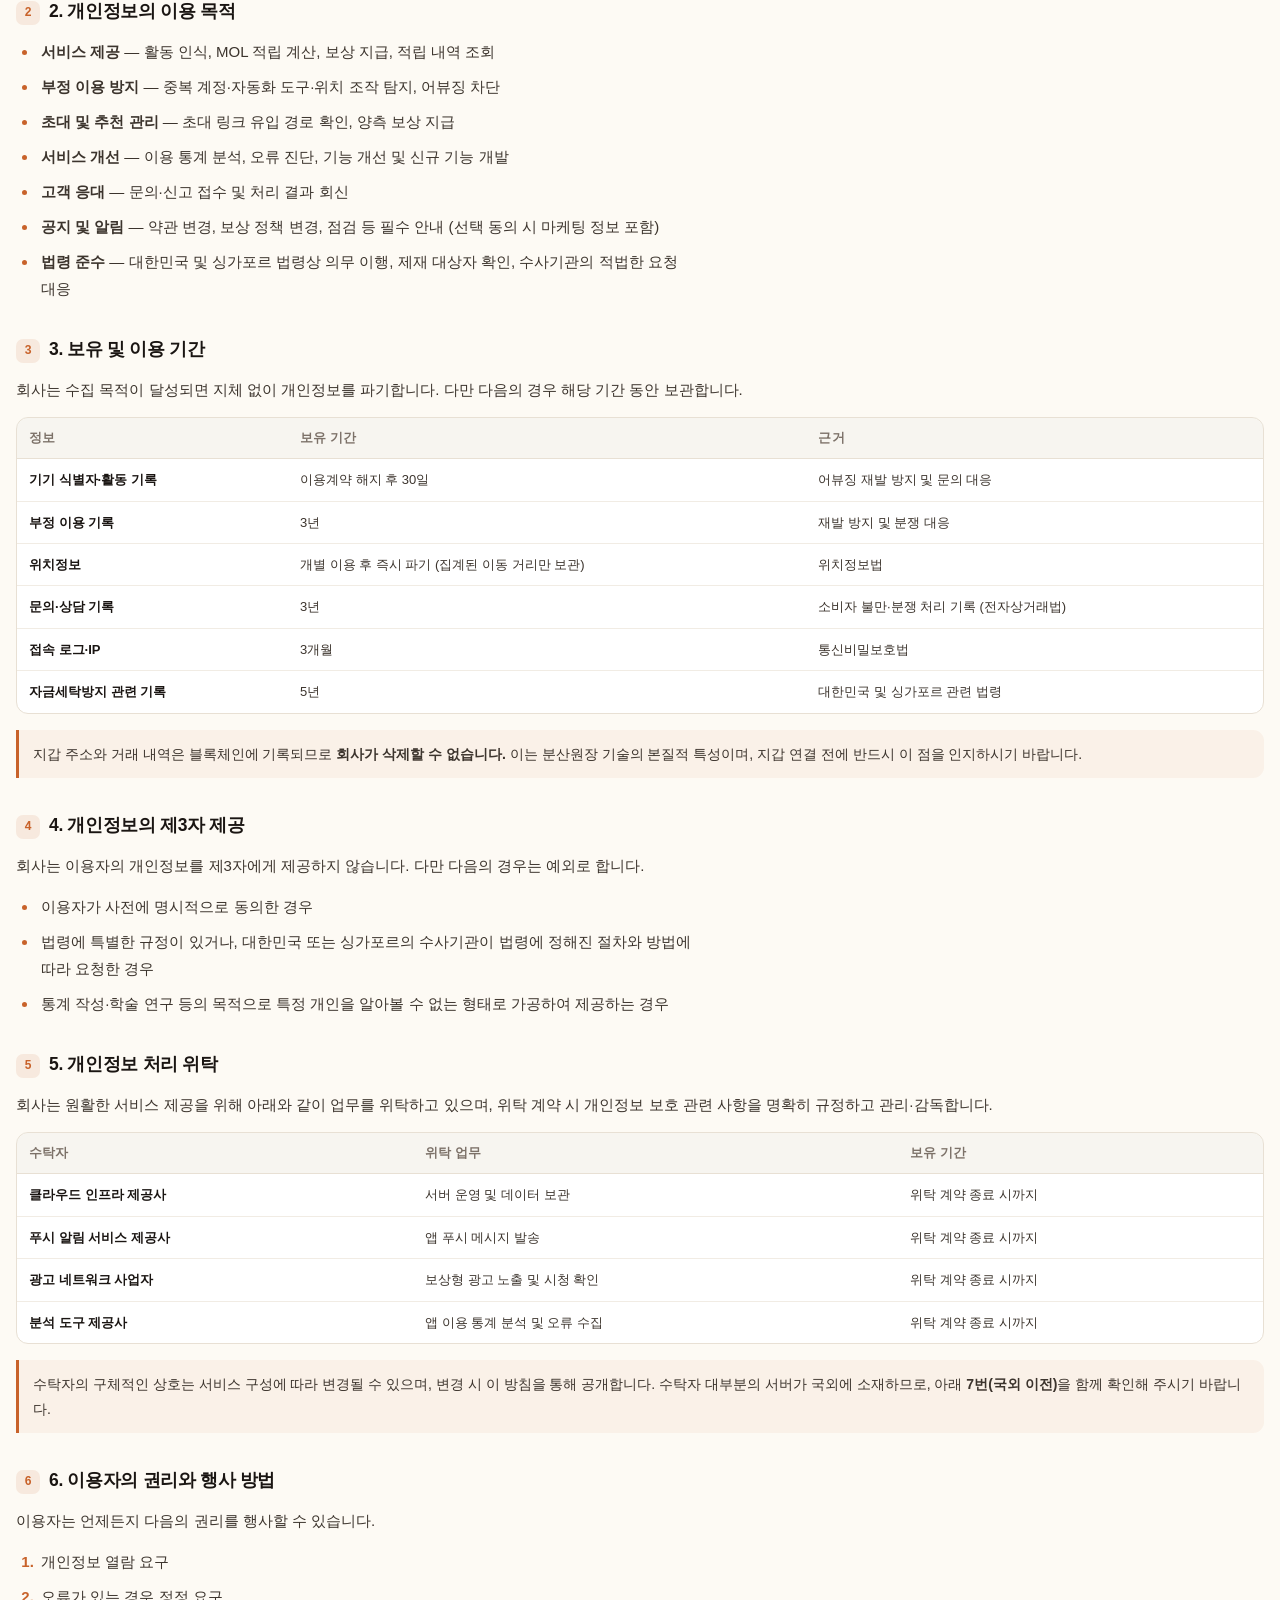
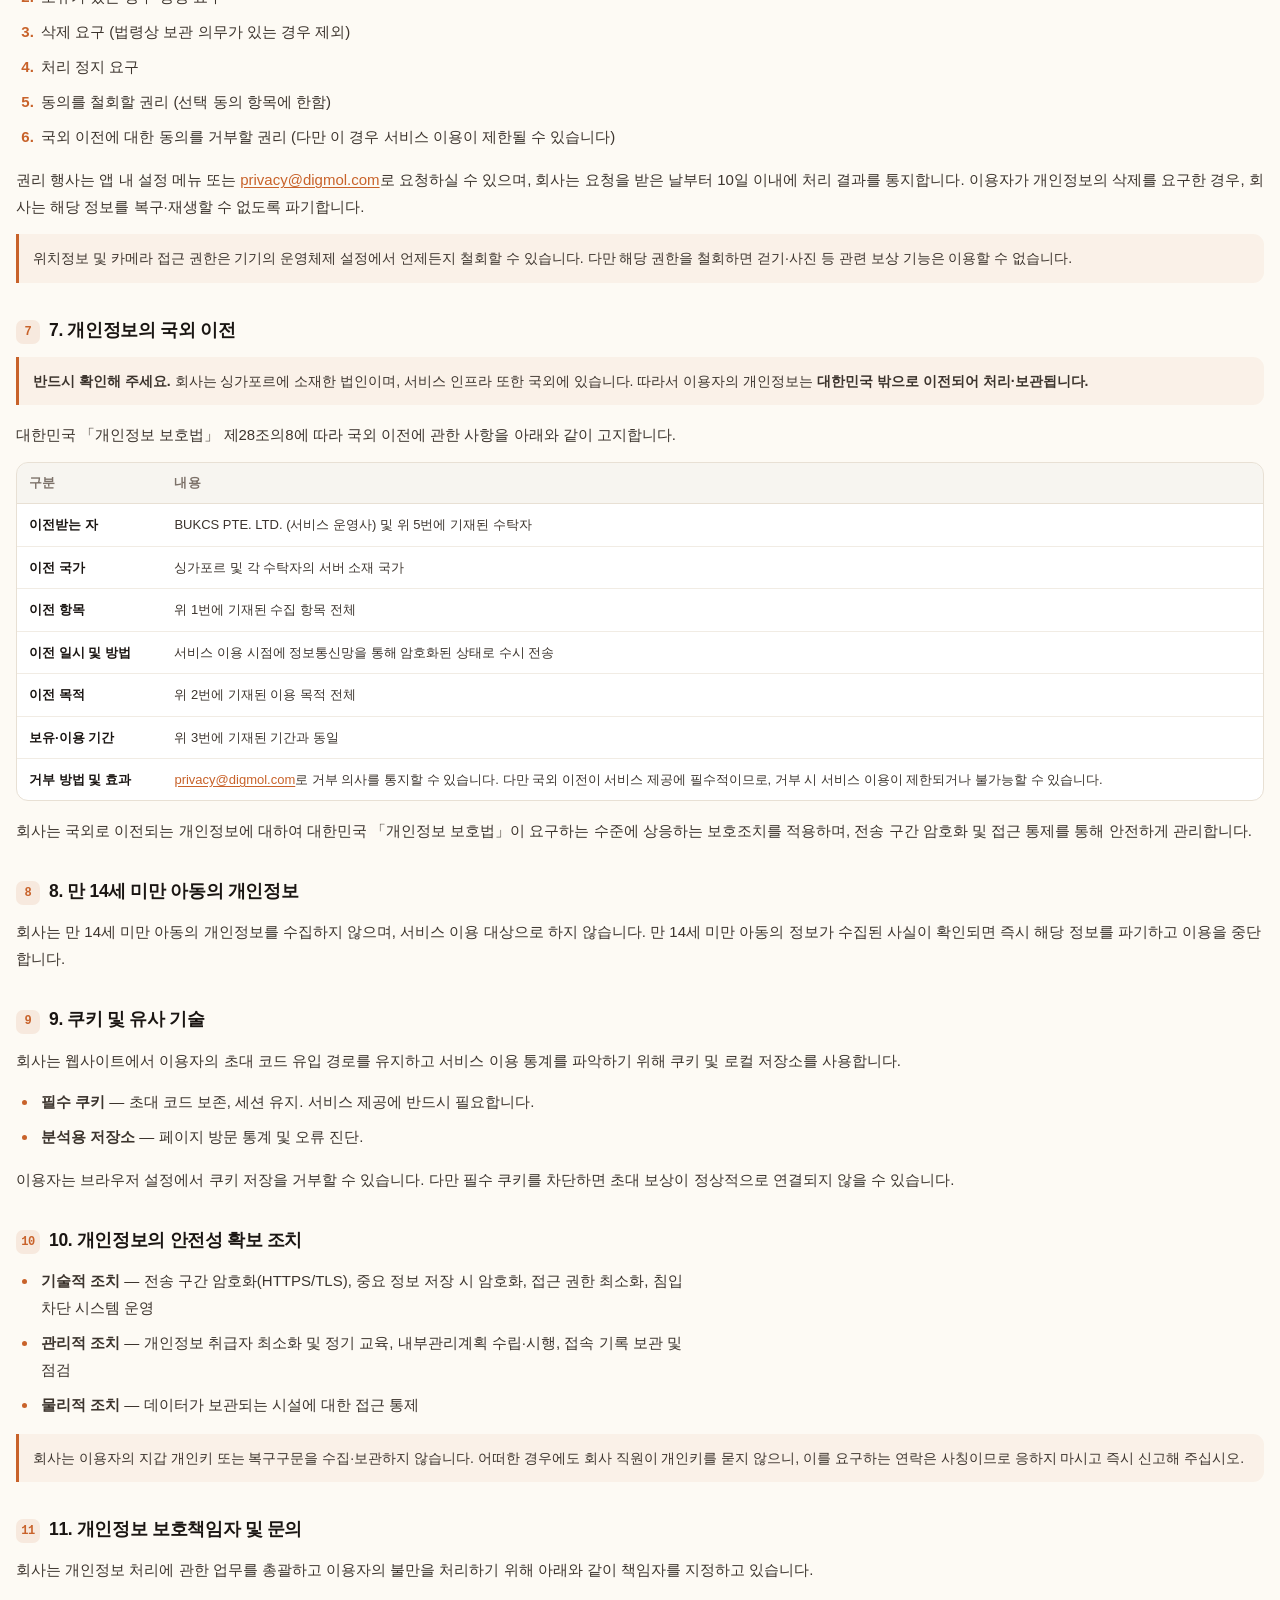
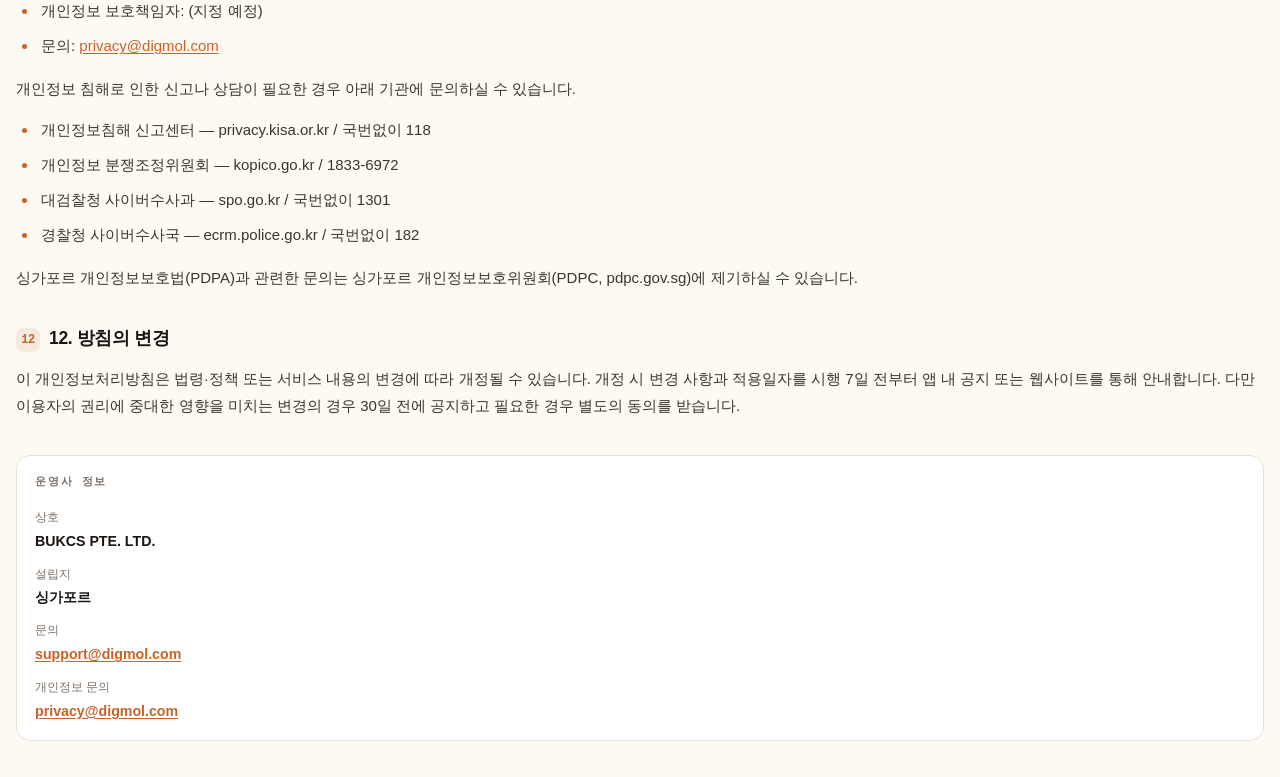
<file: digmol/privacy/privacy_ko.html>
<!DOCTYPE html>
<html lang="ko">
<head>
<meta charset="UTF-8">
<meta name="viewport" content="width=device-width, initial-scale=1, viewport-fit=cover">
<meta name="format-detection" content="telephone=no">
<title>개인정보처리방침 · DigMol</title>
<style>
/* ═══════════════════════════════════════════
   DigMol — 약관 / 개인정보처리방침
   style.css 다음에 로드됩니다. 랜딩의 토큰(--ink, --paper 등)이
   있으면 그걸 쓰고, 없으면 아래 폴백 값으로 떨어집니다.
   ═══════════════════════════════════════════ */

.legal-body {
  --lg-ink:    var(--ink, #1a1512);
  --lg-mute:   var(--mute, #7c7168);
  --lg-paper:  var(--paper, #fdfaf4);
  --lg-line:   var(--line, #e8e0d4);
  --lg-accent: var(--accent, #c8622a);
  --lg-card:   #fff;

  background: var(--lg-paper);
  color: var(--lg-ink);
  -webkit-font-smoothing: antialiased;
}

.legal-body #nav .nav-links a.on {
  color: var(--lg-accent);
  font-weight: 700;
}

/* ─────────── 레이아웃 ─────────── */
.legal-wrap {
  max-width: 1080px;
  margin: 0 auto;
  padding: 108px 22px 80px;
}

.legal-cols {
  display: grid;
  grid-template-columns: 232px minmax(0, 1fr);
  gap: 48px;
  align-items: start;
}

/* ─────────── 헤더 ─────────── */
.legal-head {
  padding-bottom: 34px;
  margin-bottom: 40px;
  border-bottom: 1px solid var(--lg-line);
}

.legal-kicker {
  font-family: 'JetBrains Mono', monospace;
  font-size: 11.5px;
  font-weight: 700;
  letter-spacing: .18em;
  color: var(--lg-accent);
  margin-bottom: 14px;
}

.legal-head h1 {
  font-size: clamp(30px, 5vw, 46px);
  font-weight: 800;
  letter-spacing: -.03em;
  line-height: 1.14;
  margin: 0 0 18px;
}

.legal-meta {
  display: flex;
  flex-wrap: wrap;
  gap: 8px 10px;
  margin-bottom: 22px;
}

.legal-meta span {
  font-size: 12.5px;
  color: var(--lg-mute);
  background: var(--lg-card);
  border: 1px solid var(--lg-line);
  border-radius: 999px;
  padding: 5px 13px;
}

.legal-meta b {
  color: var(--lg-ink);
  font-weight: 600;
  margin-left: 3px;
}

.legal-lead {
  font-size: 16.5px;
  line-height: 1.78;
  color: var(--lg-mute);
  max-width: 74ch;
  margin: 0;
}

/* ─────────── 목차 ─────────── */
.legal-toc {
  position: sticky;
  top: 92px;
}

.toc-t {
  font-family: 'JetBrains Mono', monospace;
  font-size: 11px;
  font-weight: 700;
  letter-spacing: .16em;
  color: var(--lg-mute);
  margin-bottom: 14px;
}

.legal-toc ol {
  list-style: none;
  margin: 0;
  padding: 0;
  counter-reset: toc;
  border-left: 2px solid var(--lg-line);
}

.legal-toc li { counter-increment: toc; }

.legal-toc a {
  display: block;
  padding: 7px 0 7px 15px;
  margin-left: -2px;
  border-left: 2px solid transparent;
  font-size: 13.5px;
  line-height: 1.45;
  color: var(--lg-mute);
  text-decoration: none;
  transition: color .16s, border-color .16s;
}

.legal-toc a:hover { color: var(--lg-ink); }

.legal-toc a.on {
  color: var(--lg-accent);
  border-left-color: var(--lg-accent);
  font-weight: 600;
}

/* ─────────── 본문 ─────────── */
.legal-doc { min-width: 0; }

.legal-s { scroll-margin-top: 92px; margin-bottom: 46px; }

.legal-s h2 {
  display: flex;
  align-items: baseline;
  gap: 11px;
  font-size: 20px;
  font-weight: 750;
  letter-spacing: -.02em;
  line-height: 1.35;
  margin: 0 0 16px;
}

.s-no {
  flex: none;
  font-family: 'JetBrains Mono', monospace;
  font-size: 12px;
  font-weight: 700;
  color: var(--lg-accent);
  background: color-mix(in srgb, var(--lg-accent) 11%, transparent);
  border-radius: 7px;
  min-width: 24px;
  height: 24px;
  display: grid;
  place-items: center;
  transform: translateY(-1px);
}

.legal-doc p {
  font-size: 15.2px;
  line-height: 1.85;
  color: #3c342d;
  margin: 0 0 14px;
  max-width: 76ch;
}

.legal-doc ul,
.legal-doc ol {
  margin: 0 0 16px;
  padding-left: 22px;
  max-width: 76ch;
}

.legal-doc li {
  font-size: 15.2px;
  line-height: 1.82;
  color: #3c342d;
  margin-bottom: 8px;
  padding-left: 3px;
}

.legal-doc li::marker { color: var(--lg-accent); font-weight: 600; }

.legal-doc a { color: var(--lg-accent); text-decoration: underline; text-underline-offset: 2px; }

/* ─────────── 요약 박스 ─────────── */
.legal-tldr {
  background: var(--lg-card);
  border: 1px solid var(--lg-line);
  border-radius: 16px;
  padding: 22px 24px 18px;
  margin-bottom: 42px;
}

.tldr-t {
  font-size: 13px;
  font-weight: 750;
  letter-spacing: -.01em;
  margin-bottom: 12px;
  color: var(--lg-ink);
}

.tldr-t::before { content: '◆'; color: var(--lg-accent); margin-right: 7px; font-size: 10px; }

.legal-tldr ul { list-style: none; padding: 0; margin: 0 0 12px; }

.legal-tldr li {
  position: relative;
  padding-left: 20px;
  font-size: 14.4px;
  line-height: 1.72;
  margin-bottom: 9px;
}

.legal-tldr li::before {
  content: '';
  position: absolute;
  left: 4px; top: 10px;
  width: 6px; height: 6px;
  border-radius: 50%;
  background: var(--lg-accent);
}

.tldr-note {
  font-size: 12.2px;
  color: var(--lg-mute);
  padding-top: 11px;
  border-top: 1px dashed var(--lg-line);
}

/* ─────────── 강조 노트 ─────────── */
.legal-note {
  background: color-mix(in srgb, var(--lg-accent) 6%, transparent);
  border-left: 3px solid var(--lg-accent);
  border-radius: 0 11px 11px 0;
  padding: 14px 18px;
  font-size: 14.4px;
  line-height: 1.75;
  color: #3c342d;
  margin: 0 0 16px;
  max-width: 76ch;
}

/* ─────────── 표 ─────────── */
.legal-table-x {
  overflow-x: auto;
  margin: 0 0 18px;
  border: 1px solid var(--lg-line);
  border-radius: 13px;
  background: var(--lg-card);
  -webkit-overflow-scrolling: touch;
}

.legal-table {
  width: 100%;
  border-collapse: collapse;
  font-size: 14px;
  min-width: 480px;
}

.legal-table th {
  text-align: left;
  font-weight: 700;
  font-size: 12.5px;
  letter-spacing: .01em;
  color: var(--lg-mute);
  padding: 12px 16px;
  background: color-mix(in srgb, var(--lg-line) 34%, transparent);
  border-bottom: 1px solid var(--lg-line);
  white-space: nowrap;
}

.legal-table td {
  padding: 13px 16px;
  line-height: 1.65;
  color: #3c342d;
  border-bottom: 1px solid color-mix(in srgb, var(--lg-line) 62%, transparent);
  vertical-align: top;
}

.legal-table tr:last-child td { border-bottom: none; }
.legal-table td:first-child { font-weight: 600; white-space: nowrap; color: var(--lg-ink); }

/* ─────────── 사업자 정보 ─────────── */
.legal-contact {
  background: var(--lg-card);
  border: 1px solid var(--lg-line);
  border-radius: 16px;
  padding: 24px;
  margin-top: 52px;
}

.lc-t {
  font-family: 'JetBrains Mono', monospace;
  font-size: 11px;
  font-weight: 700;
  letter-spacing: .16em;
  color: var(--lg-mute);
  margin-bottom: 16px;
}

.lc-grid {
  display: grid;
  grid-template-columns: repeat(auto-fit, minmax(210px, 1fr));
  gap: 14px 26px;
}

.lc-grid > div { display: flex; flex-direction: column; gap: 3px; }
.lc-grid span { font-size: 11.8px; color: var(--lg-mute); }
.lc-grid b { font-size: 14.2px; font-weight: 600; word-break: break-all; }

/* ─────────── 반응형 ─────────── */
@media (max-width: 900px) {
  .legal-cols { grid-template-columns: 1fr; gap: 30px; }

  .legal-toc {
    position: static;
    background: var(--lg-card);
    border: 1px solid var(--lg-line);
    border-radius: 14px;
    padding: 18px 20px;
  }

  .legal-toc ol {
    border-left: none;
    columns: 2;
    column-gap: 22px;
  }

  .legal-toc a {
    padding: 5px 0;
    margin-left: 0;
    border-left: none;
    break-inside: avoid;
  }

  .legal-toc a.on { border-left: none; }
}

@media (max-width: 560px) {
  .legal-wrap { padding: 92px 17px 64px; }
  .legal-toc ol { columns: 1; }
  .legal-doc p, .legal-doc li { font-size: 14.8px; }
  .legal-s h2 { font-size: 18px; }
  .legal-contact { padding: 20px; }
}



.legal-xlate {
  display: flex;
  gap: 10px;
  align-items: flex-start;
  background: color-mix(in srgb, var(--lg-accent, #c8622a) 7%, transparent);
  border: 1px solid color-mix(in srgb, var(--lg-accent, #c8622a) 24%, transparent);
  border-radius: 12px;
  padding: 13px 16px;
  margin: 0 0 26px;
  font-size: 13.4px;
  line-height: 1.7;
  color: var(--lg-mute, #7c7168);
}
.legal-xlate b { color: var(--lg-ink, #1a1512); font-weight: 650; }
.legal-xlate::before { content: '⚖'; flex: none; opacity: .65; }


/* ── Mobile WebView overrides ── */
*, *::before, *::after { box-sizing: border-box; }
html, body {
  margin: 0;
  padding: 0;
  background: #fdfaf4;
  color: #1a1512;
  -webkit-text-size-adjust: 100%;
  text-size-adjust: 100%;
  overflow-x: hidden;
}
body {
  font-family: -apple-system, BlinkMacSystemFont, 'Segoe UI', 'Pretendard',
    'Noto Sans KR', 'Noto Sans JP', 'Noto Sans SC', 'Hiragino Sans',
    'Apple SD Gothic Neo', sans-serif;
  line-height: 1.6;
  padding: env(safe-area-inset-top, 0) env(safe-area-inset-right, 0)
           env(safe-area-inset-bottom, 0) env(safe-area-inset-left, 0);
}
.legal-body {
  --lg-ink: #1a1512;
  --lg-mute: #7c7168;
  --lg-paper: #fdfaf4;
  --lg-line: #e8e0d4;
  --lg-accent: #c8622a;
  --lg-card: #fff;
  background: var(--lg-paper);
  color: var(--lg-ink);
  -webkit-font-smoothing: antialiased;
}
.legal-wrap {
  max-width: 100% !important;
  margin: 0 auto;
  padding: 16px 16px 48px !important;
}
.legal-cols {
  display: block !important;
}
.legal-toc {
  position: static !important;
  background: var(--lg-card);
  border: 1px solid var(--lg-line);
  border-radius: 14px;
  padding: 16px 18px;
  margin-bottom: 28px;
  top: auto;
}
.legal-toc ol {
  border-left: none !important;
  columns: 1 !important;
  list-style: none;
  margin: 0;
  padding: 0;
  counter-reset: toc;
}
.legal-toc a {
  padding: 8px 0 !important;
  margin-left: 0 !important;
  border-left: none !important;
  font-size: 14px;
  line-height: 1.4;
}
.legal-toc a.on {
  border-left: none !important;
  color: var(--lg-accent);
  font-weight: 600;
}
.legal-s { scroll-margin-top: 12px; margin-bottom: 36px; }
.legal-head { padding-bottom: 24px; margin-bottom: 28px; }
.legal-head h1 {
  font-size: 26px !important;
  font-weight: 800;
  letter-spacing: -0.03em;
  line-height: 1.2;
  margin: 0 0 14px;
}
.legal-lead { font-size: 15px; line-height: 1.75; max-width: none; }
.legal-meta { gap: 6px 8px; margin-bottom: 16px; }
.legal-meta span { font-size: 12px; padding: 5px 11px; }
.legal-doc p,
.legal-doc li { font-size: 15px !important; line-height: 1.8; max-width: none; }
.legal-s h2 { font-size: 17.5px !important; gap: 9px; margin: 0 0 12px; }
.legal-table {
  min-width: 520px;
  width: 100%;
  font-size: 13px;
}
.legal-table th,
.legal-table td {
  padding: 10px 12px;
  word-break: break-word;
}
.legal-table td:first-child {
  white-space: normal;
  min-width: 72px;
}
.legal-table-x {
  margin: 0 0 16px;
  border-radius: 12px;
  -webkit-overflow-scrolling: touch;
}
.legal-tldr { padding: 18px 16px 14px; margin-bottom: 28px; border-radius: 14px; }
.legal-tldr li { font-size: 14px; }
.legal-note { font-size: 14px; padding: 12px 14px; max-width: none; }
.legal-contact { padding: 18px; margin-top: 36px; border-radius: 14px; }
.lc-grid {
  grid-template-columns: 1fr !important;
  gap: 12px;
}
a { -webkit-tap-highlight-color: rgba(200, 98, 42, 0.15); }

</style>
</head>
<body class="legal-body">
<main class="legal-wrap">
<header class="legal-head">
    <div class="legal-kicker">PRIVACY</div>
    <h1>개인정보처리방침</h1>
    <div class="legal-meta">
      <span>시행일<b>2026년 1월 1일</b></span>
      <span>최종 수정<b>2026년 1월 1일</b></span>
      <span>버전<b>1.0</b></span>
    </div>
    <p class="legal-lead">싱가포르 법인 BUKCS PTE. LTD.(이하 &#34;회사&#34;)는 이용자의 개인정보를 중요하게 생각하며, 대한민국 「개인정보 보호법」 및 싱가포르 「개인정보보호법(PDPA)」 등 관련 법령을 준수합니다. 이 방침은 DigMol 앱 및 웹사이트에서 어떤 정보를 어떻게 수집·이용·보관·파기하는지, 그리고 국외로 어떻게 이전하는지 설명합니다.</p>
  </header>

  
  

  
  

  <div class="legal-cols">

    <aside class="legal-toc">
      <div class="toc-t">목차</div>
      <ol>
        
          <li><a href="#s1">1. 수집하는 개인정보 항목</a></li>
        
          <li><a href="#s2">2. 개인정보의 이용 목적</a></li>
        
          <li><a href="#s3">3. 보유 및 이용 기간</a></li>
        
          <li><a href="#s4">4. 개인정보의 제3자 제공</a></li>
        
          <li><a href="#s5">5. 개인정보 처리 위탁</a></li>
        
          <li><a href="#s6">6. 이용자의 권리와 행사 방법</a></li>
        
          <li><a href="#s7">7. 개인정보의 국외 이전</a></li>
        
          <li><a href="#s8">8. 만 14세 미만 아동의 개인정보</a></li>
        
          <li><a href="#s9">9. 쿠키 및 유사 기술</a></li>
        
          <li><a href="#s10">10. 개인정보의 안전성 확보 조치</a></li>
        
          <li><a href="#s11">11. 개인정보 보호책임자 및 문의</a></li>
        
          <li><a href="#s12">12. 방침의 변경</a></li>
        
      </ol>
    </aside>

    <article class="legal-doc">

      
        <div class="legal-tldr">
          <div class="tldr-t">핵심 요약</div>
          <ul>
            <li>운영사는 싱가포르 법인입니다. <b>수집된 정보는 국외에서 처리·보관됩니다.</b> (아래 7번 참조)</li><li>회원가입을 받지 않습니다. 이름·주민등록번호 같은 정보는 수집하지 않습니다.</li><li>적립과 부정 방지를 위해 <b>기기 식별자, 지갑 주소, 활동 기록</b>을 처리합니다.</li><li>위치정보와 카메라는 해당 기능을 쓸 때만, 이용자가 허용한 경우에만 접근합니다.</li><li>언제든 열람·삭제를 요청할 수 있습니다. 다만 <b>블록체인에 기록된 거래는 기술적으로 삭제할 수 없습니다.</b></li>
          </ul>
          <div class="tldr-note">아래 요약은 이해를 돕기 위한 것이며, 법적 효력은 본문에 있습니다.</div>
        </div>
      

      
        <section class="legal-s" id="s1">
          <h2><span class="s-no">1</span>1. 수집하는 개인정보 항목</h2>

          
            
              <p>회사는 서비스 제공에 필요한 최소한의 정보만 수집합니다. 회원가입 절차가 없으므로 이름, 생년월일, 주민등록번호 등 식별 정보는 수집하지 않습니다.</p>

            
          
            
              <div class="legal-table-x">
                <table class="legal-table">
                  <thead><tr>
                    <th>구분</th><th>항목</th><th>수집 시점</th>
                  </tr></thead>
                  <tbody>
                    
                      <tr><td>필수</td><td>기기 식별자(광고 식별자 등), OS·기기 모델, 앱 버전</td><td>앱 최초 실행 시 자동</td></tr>
                    
                      <tr><td>필수</td><td>블록체인 지갑 주소, 거래 해시</td><td>지갑 연결 및 보상 지급 시</td></tr>
                    
                      <tr><td>필수</td><td>활동 기록(적립 내역, 시각, 부스터 배율), 초대 코드·유입 경로</td><td>서비스 이용 시 자동</td></tr>
                    
                      <tr><td>선택</td><td>위치정보(GPS 좌표, 이동 거리)</td><td>걷기 보상 기능 사용 시 (동의 후)</td></tr>
                    
                      <tr><td>선택</td><td>사진 및 촬영 메타데이터</td><td>사진 등록 기능 사용 시 (동의 후)</td></tr>
                    
                      <tr><td>선택</td><td>푸시 알림 토큰</td><td>알림 수신 동의 시</td></tr>
                    
                      <tr><td>선택</td><td>이메일 주소</td><td>문의·신고 접수 시 이용자가 직접 입력</td></tr>
                    
                      <tr><td>자동</td><td>접속 IP, 접속 일시, 쿠키, 서비스 이용 기록, 오류 로그</td><td>서비스 이용 시 자동</td></tr>
                    
                  </tbody>
                </table>
              </div>
            
          
        </section>
      
        <section class="legal-s" id="s2">
          <h2><span class="s-no">2</span>2. 개인정보의 이용 목적</h2>

          
            
              <ul><li><b>서비스 제공</b> — 활동 인식, MOL 적립 계산, 보상 지급, 적립 내역 조회</li><li><b>부정 이용 방지</b> — 중복 계정·자동화 도구·위치 조작 탐지, 어뷰징 차단</li><li><b>초대 및 추천 관리</b> — 초대 링크 유입 경로 확인, 양측 보상 지급</li><li><b>서비스 개선</b> — 이용 통계 분석, 오류 진단, 기능 개선 및 신규 기능 개발</li><li><b>고객 응대</b> — 문의·신고 접수 및 처리 결과 회신</li><li><b>공지 및 알림</b> — 약관 변경, 보상 정책 변경, 점검 등 필수 안내 (선택 동의 시 마케팅 정보 포함)</li><li><b>법령 준수</b> — 대한민국 및 싱가포르 법령상 의무 이행, 제재 대상자 확인, 수사기관의 적법한 요청 대응</li></ul>

            
          
        </section>
      
        <section class="legal-s" id="s3">
          <h2><span class="s-no">3</span>3. 보유 및 이용 기간</h2>

          
            
              <p>회사는 수집 목적이 달성되면 지체 없이 개인정보를 파기합니다. 다만 다음의 경우 해당 기간 동안 보관합니다.</p>

            
          
            
              <div class="legal-table-x">
                <table class="legal-table">
                  <thead><tr>
                    <th>정보</th><th>보유 기간</th><th>근거</th>
                  </tr></thead>
                  <tbody>
                    
                      <tr><td>기기 식별자·활동 기록</td><td>이용계약 해지 후 30일</td><td>어뷰징 재발 방지 및 문의 대응</td></tr>
                    
                      <tr><td>부정 이용 기록</td><td>3년</td><td>재발 방지 및 분쟁 대응</td></tr>
                    
                      <tr><td>위치정보</td><td>개별 이용 후 즉시 파기 (집계된 이동 거리만 보관)</td><td>위치정보법</td></tr>
                    
                      <tr><td>문의·상담 기록</td><td>3년</td><td>소비자 불만·분쟁 처리 기록 (전자상거래법)</td></tr>
                    
                      <tr><td>접속 로그·IP</td><td>3개월</td><td>통신비밀보호법</td></tr>
                    
                      <tr><td>자금세탁방지 관련 기록</td><td>5년</td><td>대한민국 및 싱가포르 관련 법령</td></tr>
                    
                  </tbody>
                </table>
              </div>
            
          
            
              <div class="legal-note">지갑 주소와 거래 내역은 블록체인에 기록되므로 <b>회사가 삭제할 수 없습니다.</b> 이는 분산원장 기술의 본질적 특성이며, 지갑 연결 전에 반드시 이 점을 인지하시기 바랍니다.</div>

            
          
        </section>
      
        <section class="legal-s" id="s4">
          <h2><span class="s-no">4</span>4. 개인정보의 제3자 제공</h2>

          
            
              <p>회사는 이용자의 개인정보를 제3자에게 제공하지 않습니다. 다만 다음의 경우는 예외로 합니다.</p>

            
          
            
              <ul><li>이용자가 사전에 명시적으로 동의한 경우</li><li>법령에 특별한 규정이 있거나, 대한민국 또는 싱가포르의 수사기관이 법령에 정해진 절차와 방법에 따라 요청한 경우</li><li>통계 작성·학술 연구 등의 목적으로 특정 개인을 알아볼 수 없는 형태로 가공하여 제공하는 경우</li></ul>

            
          
        </section>
      
        <section class="legal-s" id="s5">
          <h2><span class="s-no">5</span>5. 개인정보 처리 위탁</h2>

          
            
              <p>회사는 원활한 서비스 제공을 위해 아래와 같이 업무를 위탁하고 있으며, 위탁 계약 시 개인정보 보호 관련 사항을 명확히 규정하고 관리·감독합니다.</p>

            
          
            
              <div class="legal-table-x">
                <table class="legal-table">
                  <thead><tr>
                    <th>수탁자</th><th>위탁 업무</th><th>보유 기간</th>
                  </tr></thead>
                  <tbody>
                    
                      <tr><td>클라우드 인프라 제공사</td><td>서버 운영 및 데이터 보관</td><td>위탁 계약 종료 시까지</td></tr>
                    
                      <tr><td>푸시 알림 서비스 제공사</td><td>앱 푸시 메시지 발송</td><td>위탁 계약 종료 시까지</td></tr>
                    
                      <tr><td>광고 네트워크 사업자</td><td>보상형 광고 노출 및 시청 확인</td><td>위탁 계약 종료 시까지</td></tr>
                    
                      <tr><td>분석 도구 제공사</td><td>앱 이용 통계 분석 및 오류 수집</td><td>위탁 계약 종료 시까지</td></tr>
                    
                  </tbody>
                </table>
              </div>
            
          
            
              <div class="legal-note">수탁자의 구체적인 상호는 서비스 구성에 따라 변경될 수 있으며, 변경 시 이 방침을 통해 공개합니다. 수탁자 대부분의 서버가 국외에 소재하므로, 아래 <b>7번(국외 이전)</b>을 함께 확인해 주시기 바랍니다.</div>

            
          
        </section>
      
        <section class="legal-s" id="s6">
          <h2><span class="s-no">6</span>6. 이용자의 권리와 행사 방법</h2>

          
            
              <p>이용자는 언제든지 다음의 권리를 행사할 수 있습니다.</p>

            
          
            
              <ol><li>개인정보 열람 요구</li><li>오류가 있는 경우 정정 요구</li><li>삭제 요구 (법령상 보관 의무가 있는 경우 제외)</li><li>처리 정지 요구</li><li>동의를 철회할 권리 (선택 동의 항목에 한함)</li><li>국외 이전에 대한 동의를 거부할 권리 (다만 이 경우 서비스 이용이 제한될 수 있습니다)</li></ol>

            
          
            
              <p>권리 행사는 앱 내 설정 메뉴 또는 <a href="mailto:privacy@digmol.com">privacy@digmol.com</a>로 요청하실 수 있으며, 회사는 요청을 받은 날부터 10일 이내에 처리 결과를 통지합니다. 이용자가 개인정보의 삭제를 요구한 경우, 회사는 해당 정보를 복구·재생할 수 없도록 파기합니다.</p>

            
          
            
              <div class="legal-note">위치정보 및 카메라 접근 권한은 기기의 운영체제 설정에서 언제든지 철회할 수 있습니다. 다만 해당 권한을 철회하면 걷기·사진 등 관련 보상 기능은 이용할 수 없습니다.</div>

            
          
        </section>
      
        <section class="legal-s" id="s7">
          <h2><span class="s-no">7</span>7. 개인정보의 국외 이전</h2>

          
            
              <div class="legal-note"><b>반드시 확인해 주세요.</b> 회사는 싱가포르에 소재한 법인이며, 서비스 인프라 또한 국외에 있습니다. 따라서 이용자의 개인정보는 <b>대한민국 밖으로 이전되어 처리·보관됩니다.</b></div>

            
          
            
              <p>대한민국 「개인정보 보호법」 제28조의8에 따라 국외 이전에 관한 사항을 아래와 같이 고지합니다.</p>

            
          
            
              <div class="legal-table-x">
                <table class="legal-table">
                  <thead><tr>
                    <th>구분</th><th>내용</th>
                  </tr></thead>
                  <tbody>
                    
                      <tr><td>이전받는 자</td><td>BUKCS PTE. LTD. (서비스 운영사) 및 위 5번에 기재된 수탁자</td></tr>
                    
                      <tr><td>이전 국가</td><td>싱가포르 및 각 수탁자의 서버 소재 국가</td></tr>
                    
                      <tr><td>이전 항목</td><td>위 1번에 기재된 수집 항목 전체</td></tr>
                    
                      <tr><td>이전 일시 및 방법</td><td>서비스 이용 시점에 정보통신망을 통해 암호화된 상태로 수시 전송</td></tr>
                    
                      <tr><td>이전 목적</td><td>위 2번에 기재된 이용 목적 전체</td></tr>
                    
                      <tr><td>보유·이용 기간</td><td>위 3번에 기재된 기간과 동일</td></tr>
                    
                      <tr><td>거부 방법 및 효과</td><td><a href="mailto:privacy@digmol.com">privacy@digmol.com</a>로 거부 의사를 통지할 수 있습니다. 다만 국외 이전이 서비스 제공에 필수적이므로, 거부 시 서비스 이용이 제한되거나 불가능할 수 있습니다.</td></tr>
                    
                  </tbody>
                </table>
              </div>
            
          
            
              <p>회사는 국외로 이전되는 개인정보에 대하여 대한민국 「개인정보 보호법」이 요구하는 수준에 상응하는 보호조치를 적용하며, 전송 구간 암호화 및 접근 통제를 통해 안전하게 관리합니다.</p>

            
          
        </section>
      
        <section class="legal-s" id="s8">
          <h2><span class="s-no">8</span>8. 만 14세 미만 아동의 개인정보</h2>

          
            
              <p>회사는 만 14세 미만 아동의 개인정보를 수집하지 않으며, 서비스 이용 대상으로 하지 않습니다. 만 14세 미만 아동의 정보가 수집된 사실이 확인되면 즉시 해당 정보를 파기하고 이용을 중단합니다.</p>

            
          
        </section>
      
        <section class="legal-s" id="s9">
          <h2><span class="s-no">9</span>9. 쿠키 및 유사 기술</h2>

          
            
              <p>회사는 웹사이트에서 이용자의 초대 코드 유입 경로를 유지하고 서비스 이용 통계를 파악하기 위해 쿠키 및 로컬 저장소를 사용합니다.</p>

            
          
            
              <ul><li><b>필수 쿠키</b> — 초대 코드 보존, 세션 유지. 서비스 제공에 반드시 필요합니다.</li><li><b>분석용 저장소</b> — 페이지 방문 통계 및 오류 진단.</li></ul>

            
          
            
              <p>이용자는 브라우저 설정에서 쿠키 저장을 거부할 수 있습니다. 다만 필수 쿠키를 차단하면 초대 보상이 정상적으로 연결되지 않을 수 있습니다.</p>

            
          
        </section>
      
        <section class="legal-s" id="s10">
          <h2><span class="s-no">10</span>10. 개인정보의 안전성 확보 조치</h2>

          
            
              <ul><li><b>기술적 조치</b> — 전송 구간 암호화(HTTPS/TLS), 중요 정보 저장 시 암호화, 접근 권한 최소화, 침입 차단 시스템 운영</li><li><b>관리적 조치</b> — 개인정보 취급자 최소화 및 정기 교육, 내부관리계획 수립·시행, 접속 기록 보관 및 점검</li><li><b>물리적 조치</b> — 데이터가 보관되는 시설에 대한 접근 통제</li></ul>

            
          
            
              <div class="legal-note">회사는 이용자의 지갑 개인키 또는 복구구문을 수집·보관하지 않습니다. 어떠한 경우에도 회사 직원이 개인키를 묻지 않으니, 이를 요구하는 연락은 사칭이므로 응하지 마시고 즉시 신고해 주십시오.</div>

            
          
        </section>
      
        <section class="legal-s" id="s11">
          <h2><span class="s-no">11</span>11. 개인정보 보호책임자 및 문의</h2>

          
            
              <p>회사는 개인정보 처리에 관한 업무를 총괄하고 이용자의 불만을 처리하기 위해 아래와 같이 책임자를 지정하고 있습니다.</p>

            
          
            
              <ul><li>개인정보 보호책임자: (지정 예정)</li><li>문의: <a href="mailto:privacy@digmol.com">privacy@digmol.com</a></li></ul>

            
          
            
              <p>개인정보 침해로 인한 신고나 상담이 필요한 경우 아래 기관에 문의하실 수 있습니다.</p>

            
          
            
              <ul><li>개인정보침해 신고센터 — privacy.kisa.or.kr / 국번없이 118</li><li>개인정보 분쟁조정위원회 — kopico.go.kr / 1833-6972</li><li>대검찰청 사이버수사과 — spo.go.kr / 국번없이 1301</li><li>경찰청 사이버수사국 — ecrm.police.go.kr / 국번없이 182</li></ul>

            
          
            
              <p>싱가포르 개인정보보호법(PDPA)과 관련한 문의는 싱가포르 개인정보보호위원회(PDPC, pdpc.gov.sg)에 제기하실 수 있습니다.</p>

            
          
        </section>
      
        <section class="legal-s" id="s12">
          <h2><span class="s-no">12</span>12. 방침의 변경</h2>

          
            
              <p>이 개인정보처리방침은 법령·정책 또는 서비스 내용의 변경에 따라 개정될 수 있습니다. 개정 시 변경 사항과 적용일자를 시행 7일 전부터 앱 내 공지 또는 웹사이트를 통해 안내합니다. 다만 이용자의 권리에 중대한 영향을 미치는 변경의 경우 30일 전에 공지하고 필요한 경우 별도의 동의를 받습니다.</p>

            
          
        </section>
      

      <div class="legal-contact">
        <div class="lc-t">운영사 정보</div>
        <div class="lc-grid">
          <div><span>상호</span><b>BUKCS PTE. LTD.</b></div>
          
          
          
          <div><span>설립지</span><b>싱가포르</b></div>
          <div><span>문의</span><b><a href="mailto:support@digmol.com">support@digmol.com</a></b></div>
          <div><span>개인정보 문의</span><b><a href="mailto:privacy@digmol.com">privacy@digmol.com</a></b></div>
        </div>
      </div>

</article>
  </div>
</main>
</body>
</html>
</file>
<file: assets/style.css>
/* ============================================================
   Shared design system for legal documents
   Used by: index.html (hub) and <app>/*.html (document pages)
   ============================================================ */

:root {
  --bg: #0f1115;
  --surface: #171a21;
  --surface-2: #1f232c;
  --border: #2a2f3a;
  --text: #e6e8ee;
  --text-dim: #9aa3b2;
  --accent: #8cc63f;
  --accent-dim: #1f5e44;
  --radius: 12px;
  --maxw: 820px;
}

* { box-sizing: border-box; }
html { scroll-behavior: smooth; }
body {
  margin: 0;
  background: var(--bg);
  color: var(--text);
  font-family: -apple-system, BlinkMacSystemFont, "Segoe UI", Roboto, "Helvetica Neue",
    "Apple SD Gothic Neo", "Noto Sans KR", Arial, sans-serif;
  line-height: 1.7;
  -webkit-font-smoothing: antialiased;
}
a { color: var(--accent); }

.wrap { max-width: var(--maxw); margin: 0 auto; padding: 0 20px; }

/* ---------- Document page header ---------- */
header.page {
  border-bottom: 1px solid var(--border);
  background: linear-gradient(180deg, var(--surface) 0%, var(--bg) 100%);
}
.topbar {
  display: flex; align-items: center; justify-content: space-between;
  gap: 12px; padding: 16px 0;
}
.brand { display: flex; align-items: center; gap: 12px; font-weight: 700; }
.brand .logo {
  width: 34px; height: 34px; border-radius: 9px;
  background: #fff; padding: 4px; object-fit: contain;
}
.brand span.logo {
  display: grid; place-items: center;
  color: #1a1a1a; font-weight: 800; font-size: 14px;
}
.brand .logo.bare, .card .logo.bare {
  background: transparent; padding: 0;
}
.home-link { color: var(--text-dim); text-decoration: none; font-size: 14px; }
.home-link:hover { color: var(--text); }

.hero { padding: 28px 0 36px; }
.hero h1 { margin: 0 0 6px; font-size: 28px; letter-spacing: -0.01em; }
.meta {
  display: flex; flex-wrap: wrap; gap: 8px 16px;
  color: var(--text-dim); font-size: 14px; margin-top: 10px;
}
.meta .pill {
  background: var(--surface-2); border: 1px solid var(--border);
  padding: 3px 10px; border-radius: 999px; color: var(--text);
}

/* ---------- Language toggle ---------- */
.lang-toggle {
  display: inline-flex; background: var(--surface-2);
  border: 1px solid var(--border); border-radius: 999px; padding: 4px; margin-top: 18px;
}
.lang-toggle button {
  appearance: none; border: 0; background: transparent; color: var(--text-dim);
  padding: 6px 18px; border-radius: 999px; cursor: pointer; font-size: 14px; font-weight: 600;
  transition: background .15s, color .15s;
}
.lang-toggle button.active { background: var(--accent); color: #1a1a1a; }

/* ---------- Document body ---------- */
main.wrap { padding: 40px 20px 80px; }
.doc[hidden] { display: none; }
.lead { color: var(--text-dim); margin: 0 0 8px; }

article h2 {
  font-size: 18px; margin: 32px 0 10px; padding-top: 8px;
  border-top: 1px solid var(--border); color: var(--text);
}
article h2:first-of-type { border-top: 0; margin-top: 0; }
article h3 { font-size: 15px; margin: 18px 0 6px; color: var(--text); }
article p { margin: 10px 0; color: var(--text); }
article ul { margin: 10px 0; padding-left: 22px; }
article li { margin: 6px 0; color: var(--text); }

.callout {
  background: rgba(140, 198, 63, 0.08);
  border: 1px solid var(--accent-dim);
  border-radius: var(--radius);
  padding: 14px 16px; margin: 14px 0;
  color: var(--text);
}
.callout strong { color: var(--accent); }

.contact {
  background: var(--surface); border: 1px solid var(--border);
  border-radius: var(--radius); padding: 16px 18px; margin: 14px 0;
}
.contact ul { list-style: none; padding: 0; margin: 0; }
.contact li { margin: 4px 0; }

.table {
  width: 100%; border-collapse: collapse; margin: 12px 0;
  background: var(--surface); border: 1px solid var(--border);
  border-radius: var(--radius); overflow: hidden;
}
.table th, .table td {
  padding: 10px 14px; text-align: left; font-size: 14px;
  border-bottom: 1px solid var(--border);
}
.table th { background: var(--surface-2); color: var(--text-dim); font-weight: 600; }
.table tr:last-child td { border-bottom: 0; }

/* ---------- Footer ---------- */
footer.page {
  border-top: 1px solid var(--border); color: var(--text-dim);
  font-size: 13px; padding: 24px 0 40px;
}

/* ---------- Hub (index) page ---------- */
header.hub {
  padding: 64px 0 40px;
  background: linear-gradient(180deg, var(--surface) 0%, var(--bg) 100%);
  border-bottom: 1px solid var(--border);
}
header.hub h1 { margin: 0 0 8px; font-size: 32px; letter-spacing: -0.02em; }
header.hub p { margin: 0; color: var(--text-dim); font-size: 16px; }

.group-title {
  font-size: 13px; text-transform: uppercase; letter-spacing: 0.08em;
  color: var(--text-dim); margin: 24px 0 14px;
}
.group-title:first-child { margin-top: 0; }
.grid { display: grid; gap: 14px; }

.card {
  display: flex; align-items: center; gap: 16px;
  background: var(--surface); border: 1px solid var(--border);
  border-radius: var(--radius); padding: 18px 20px;
  text-decoration: none; color: var(--text);
  transition: border-color .15s, transform .15s, background .15s;
}
.card:hover { border-color: var(--accent-dim); background: var(--surface-2); transform: translateY(-2px); }
.card .logo {
  flex: 0 0 auto; width: 44px; height: 44px; border-radius: 11px;
  background: #fff; padding: 6px; object-fit: contain;
}
.card span.logo {
  display: grid; place-items: center;
  color: #1a1a1a; font-weight: 800; font-size: 18px;
}
.card .body { flex: 1 1 auto; min-width: 0; }
.card .body h3 { margin: 0 0 3px; font-size: 17px; }
.card .body span { color: var(--text-dim); font-size: 14px; }
.card .arrow { color: var(--text-dim); font-size: 20px; }

/* ---------- Responsive ---------- */
@media (max-width: 520px) {
  .hero h1 { font-size: 23px; }
  header.hub h1 { font-size: 26px; }
}
</file>
